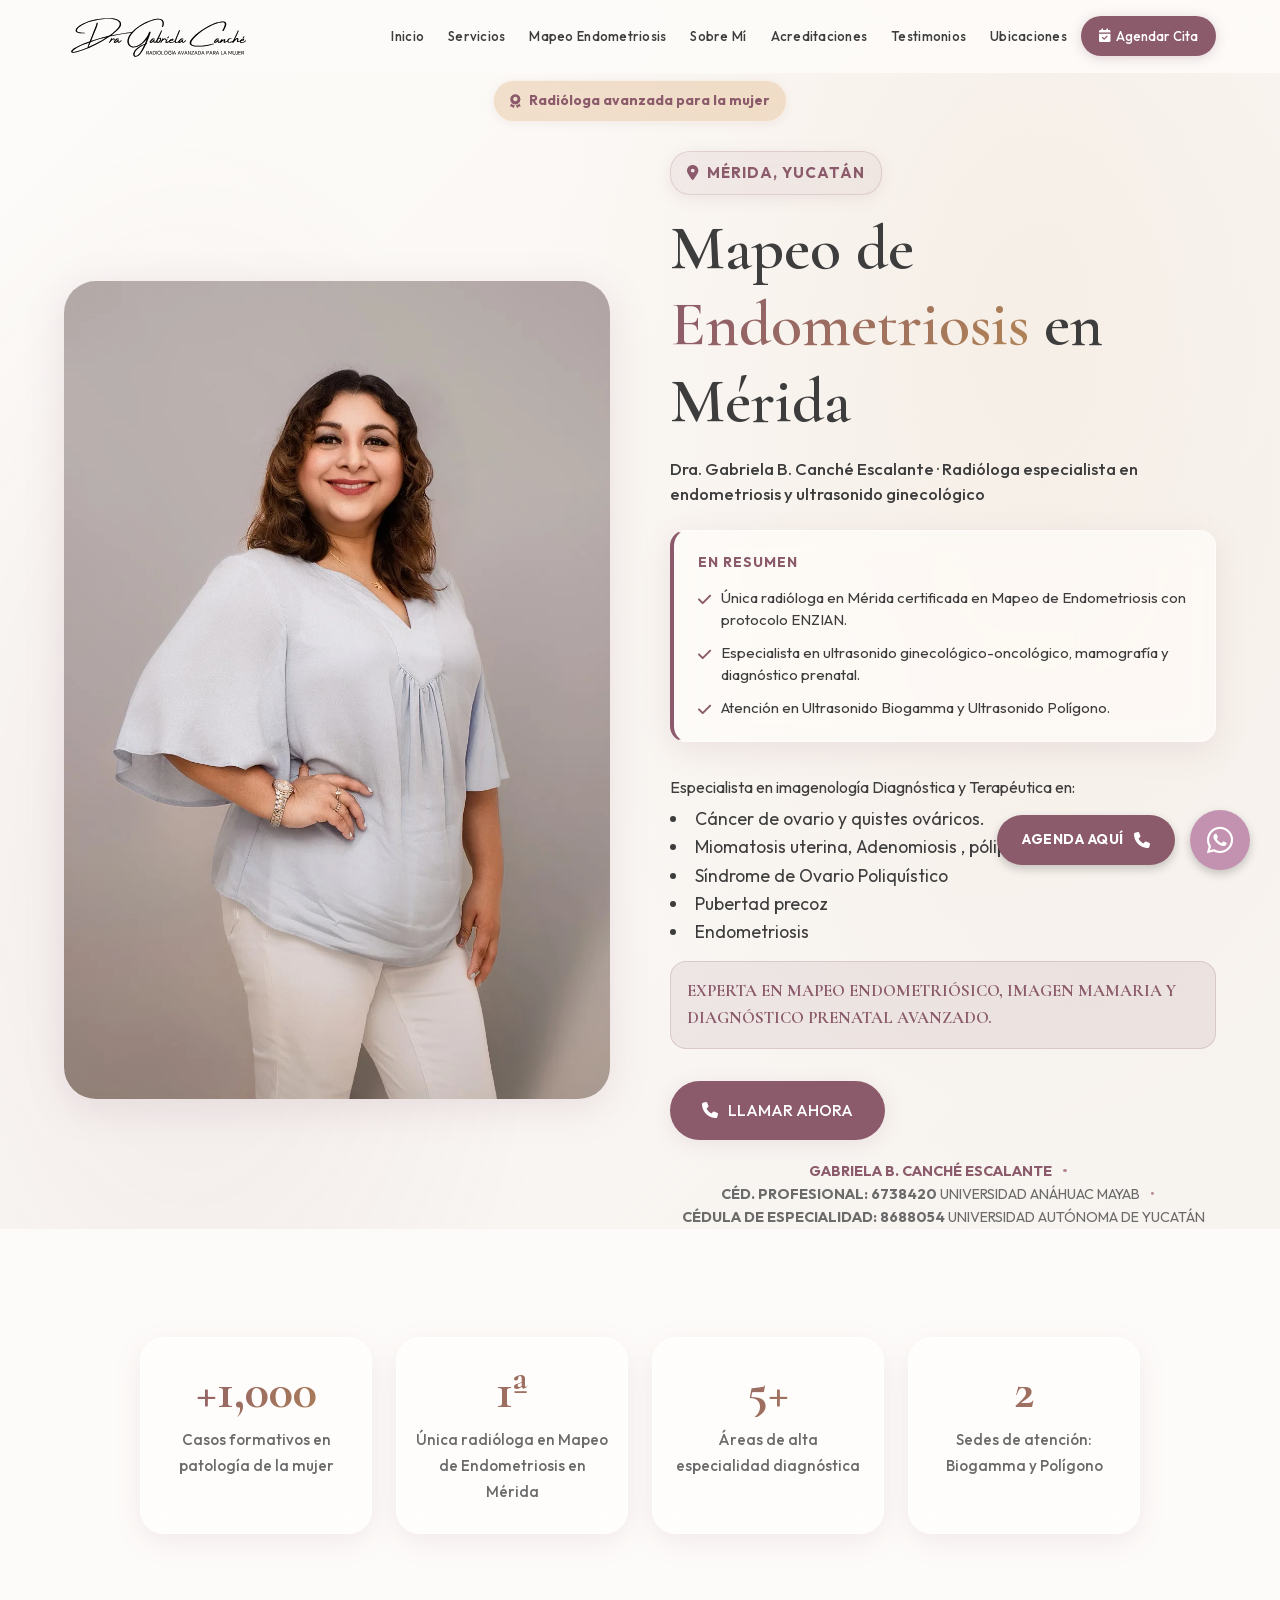
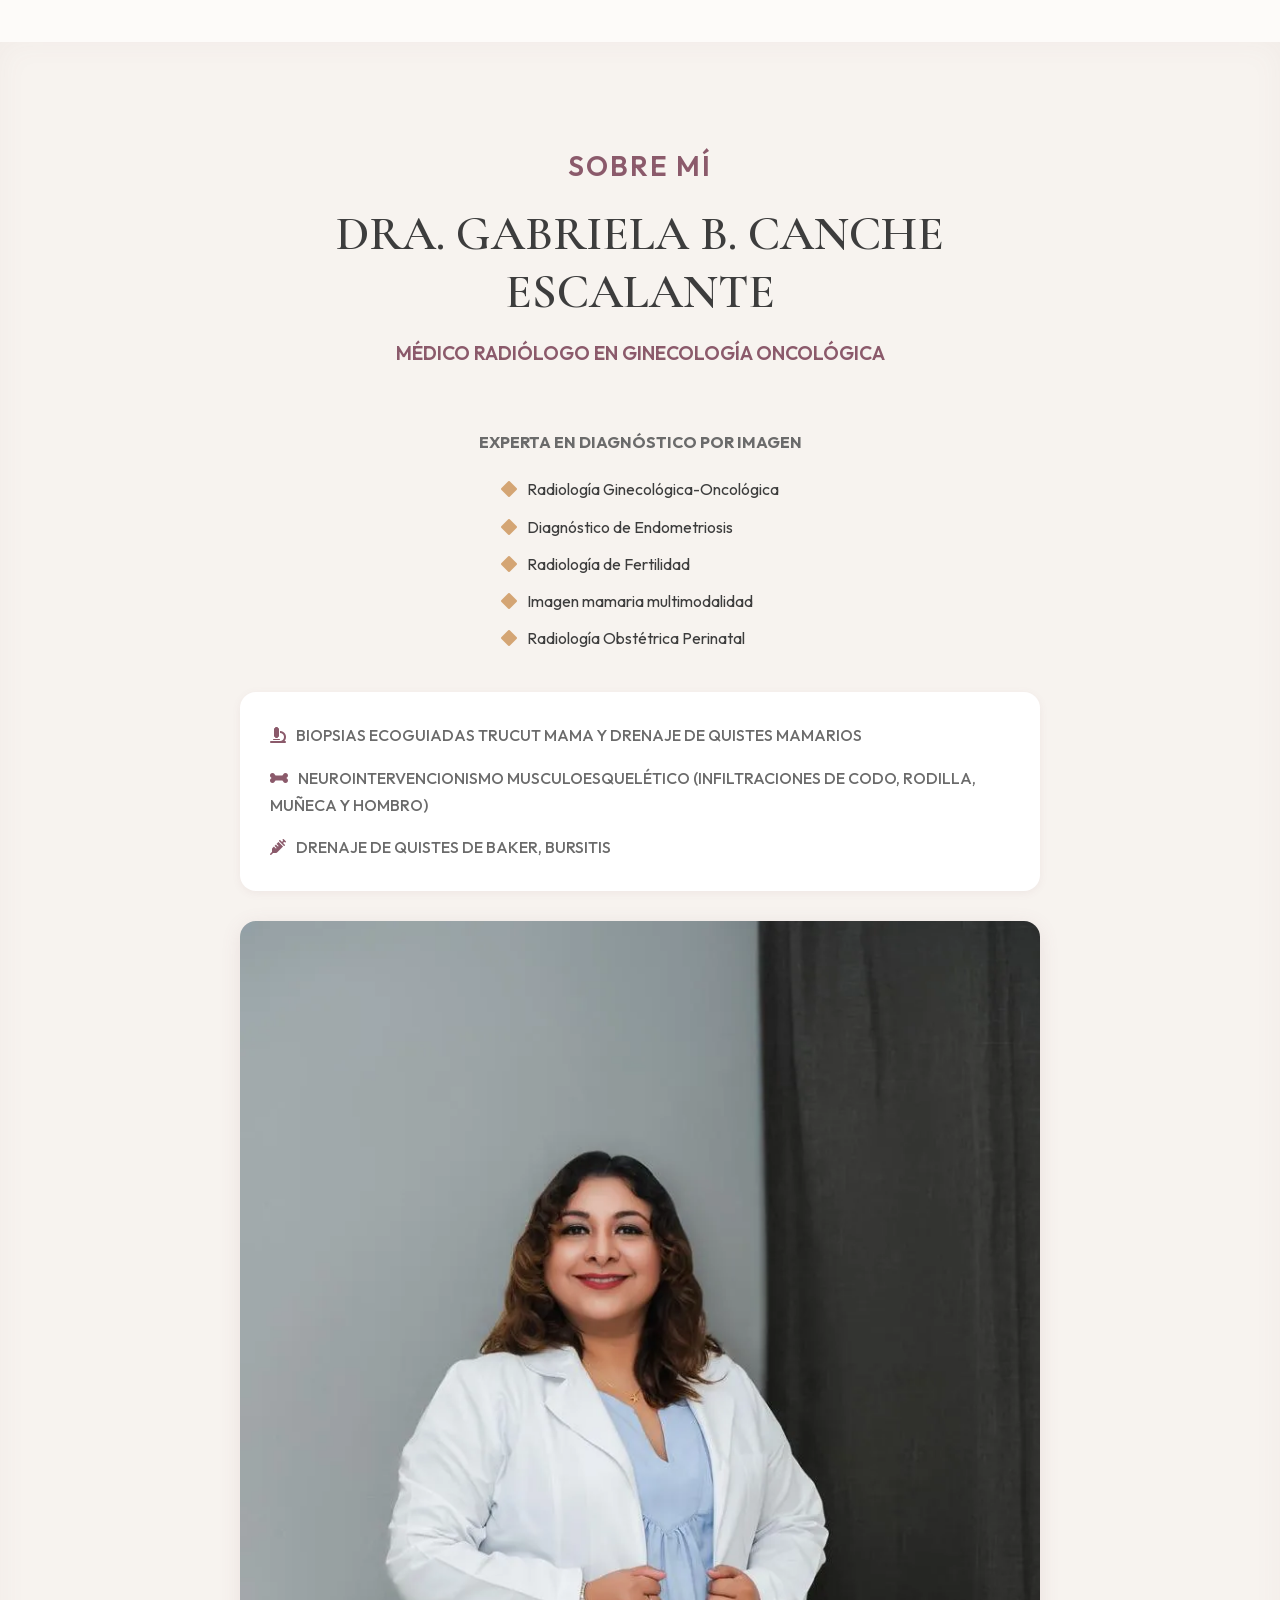
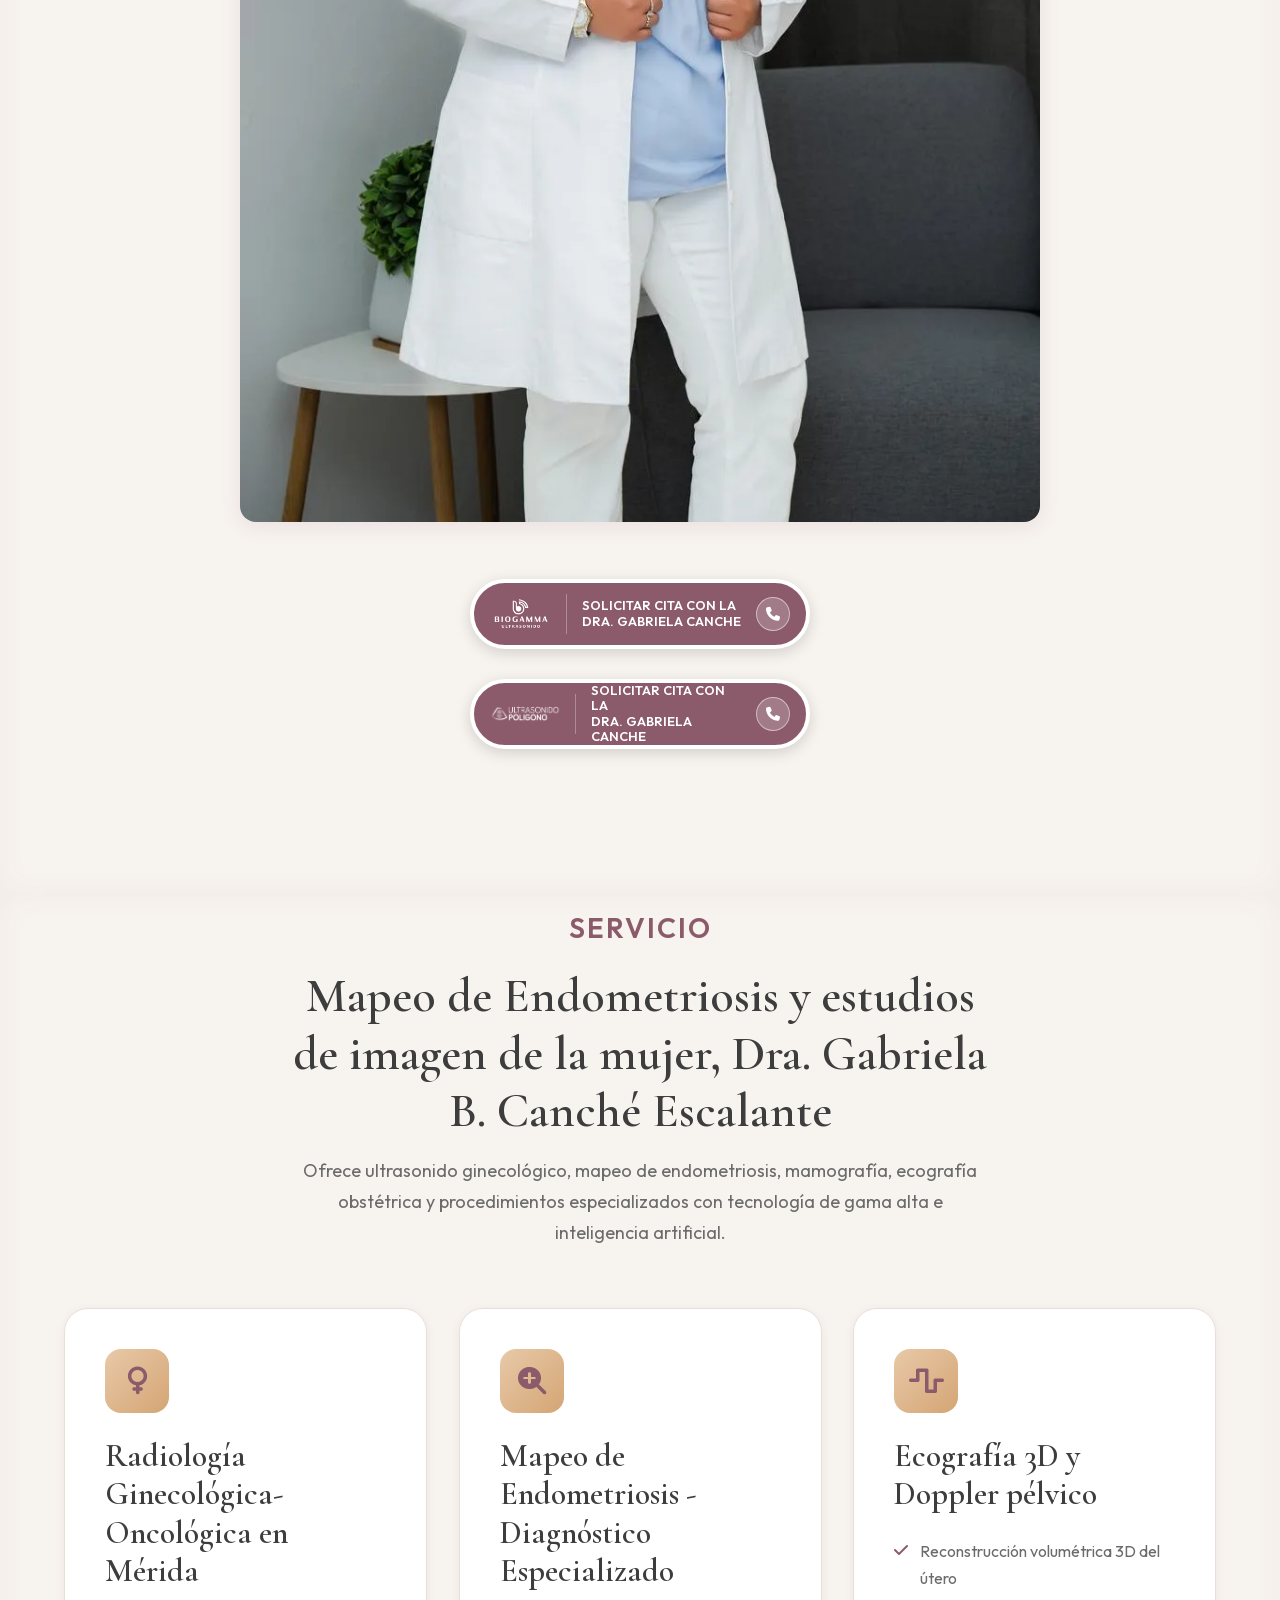
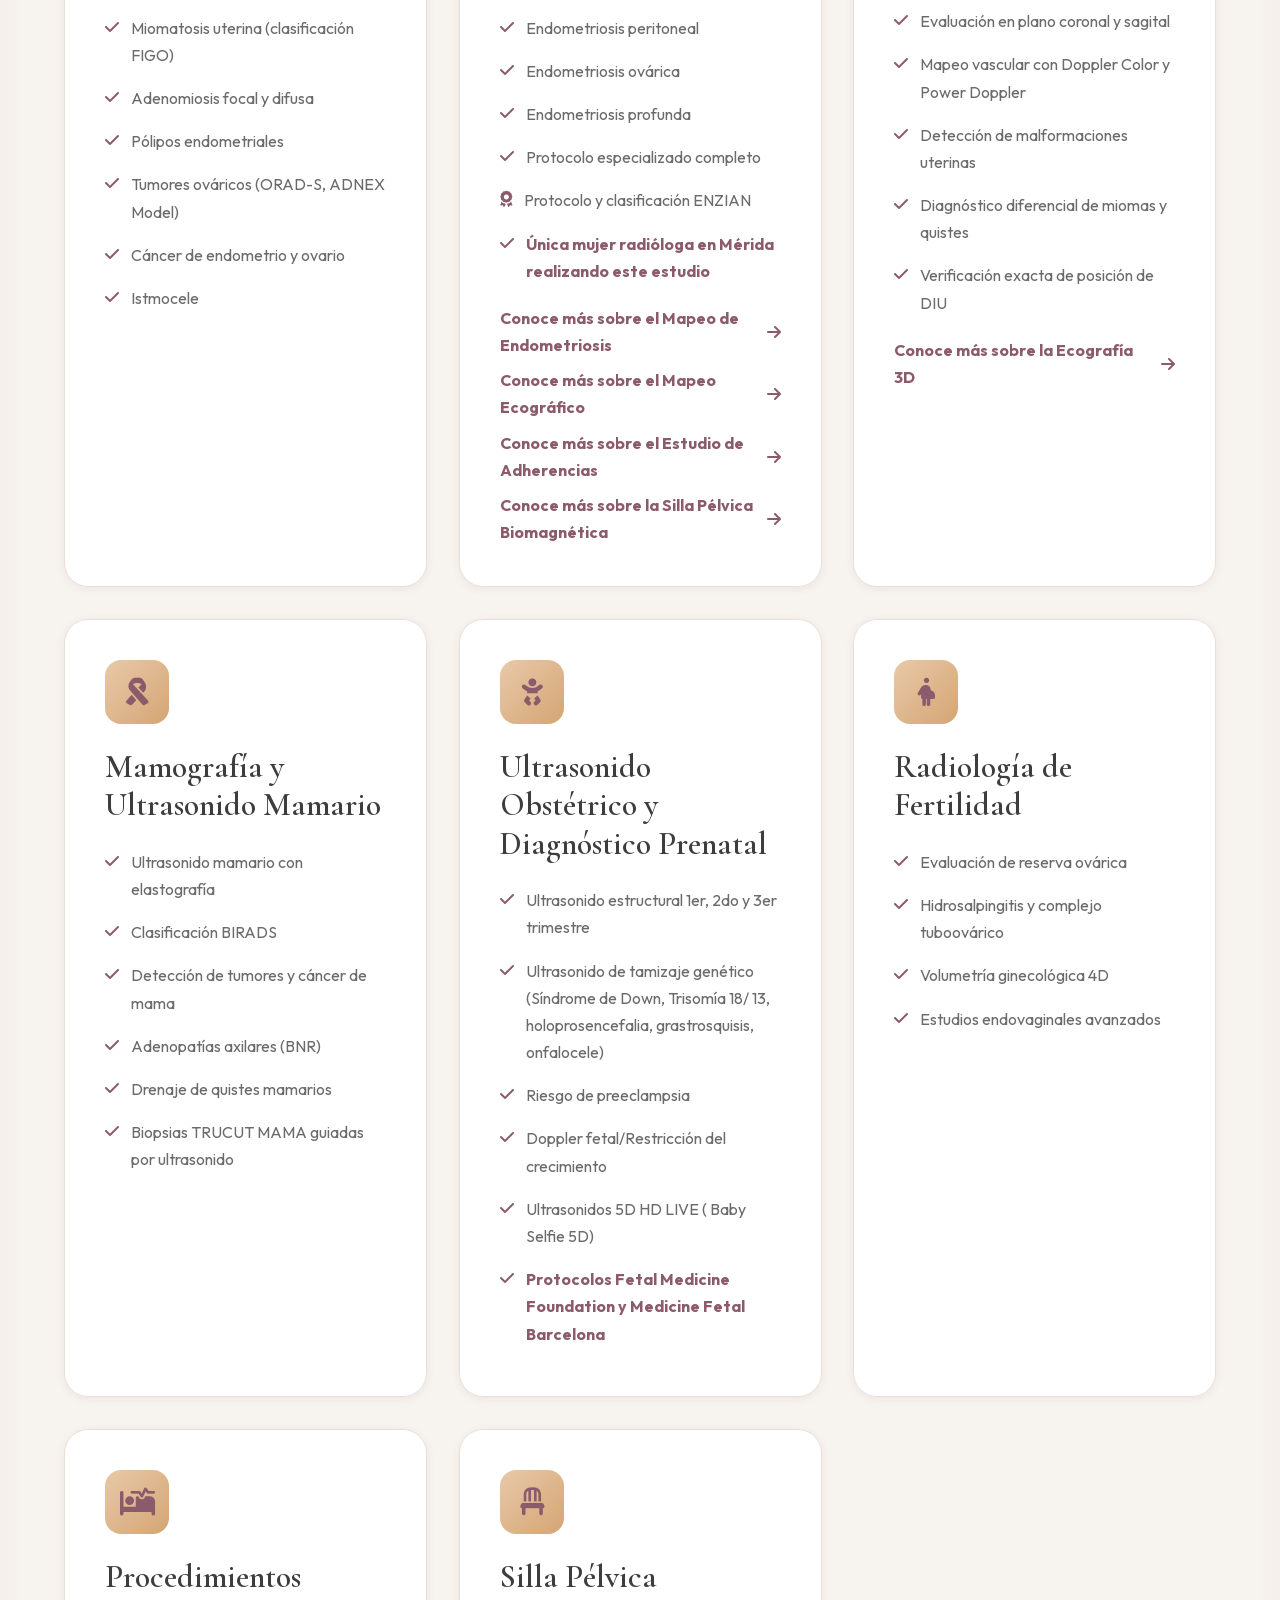
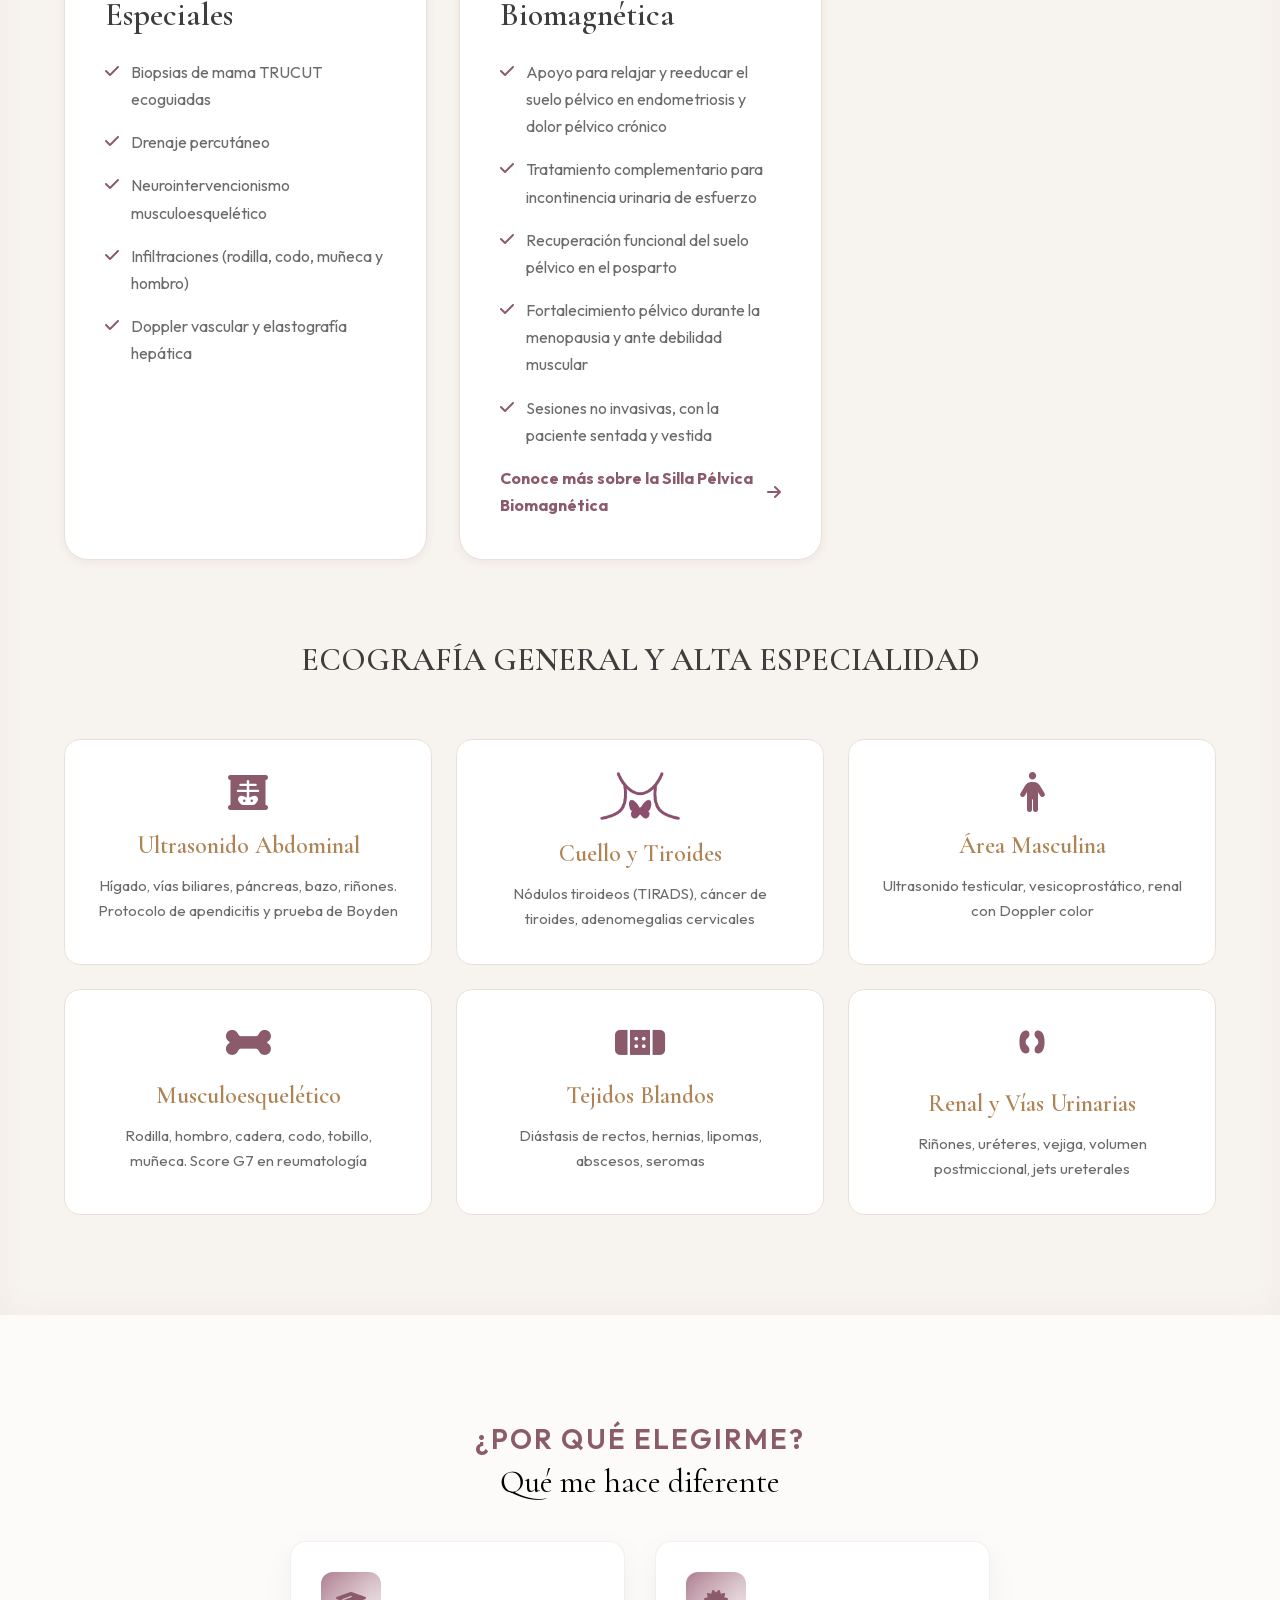
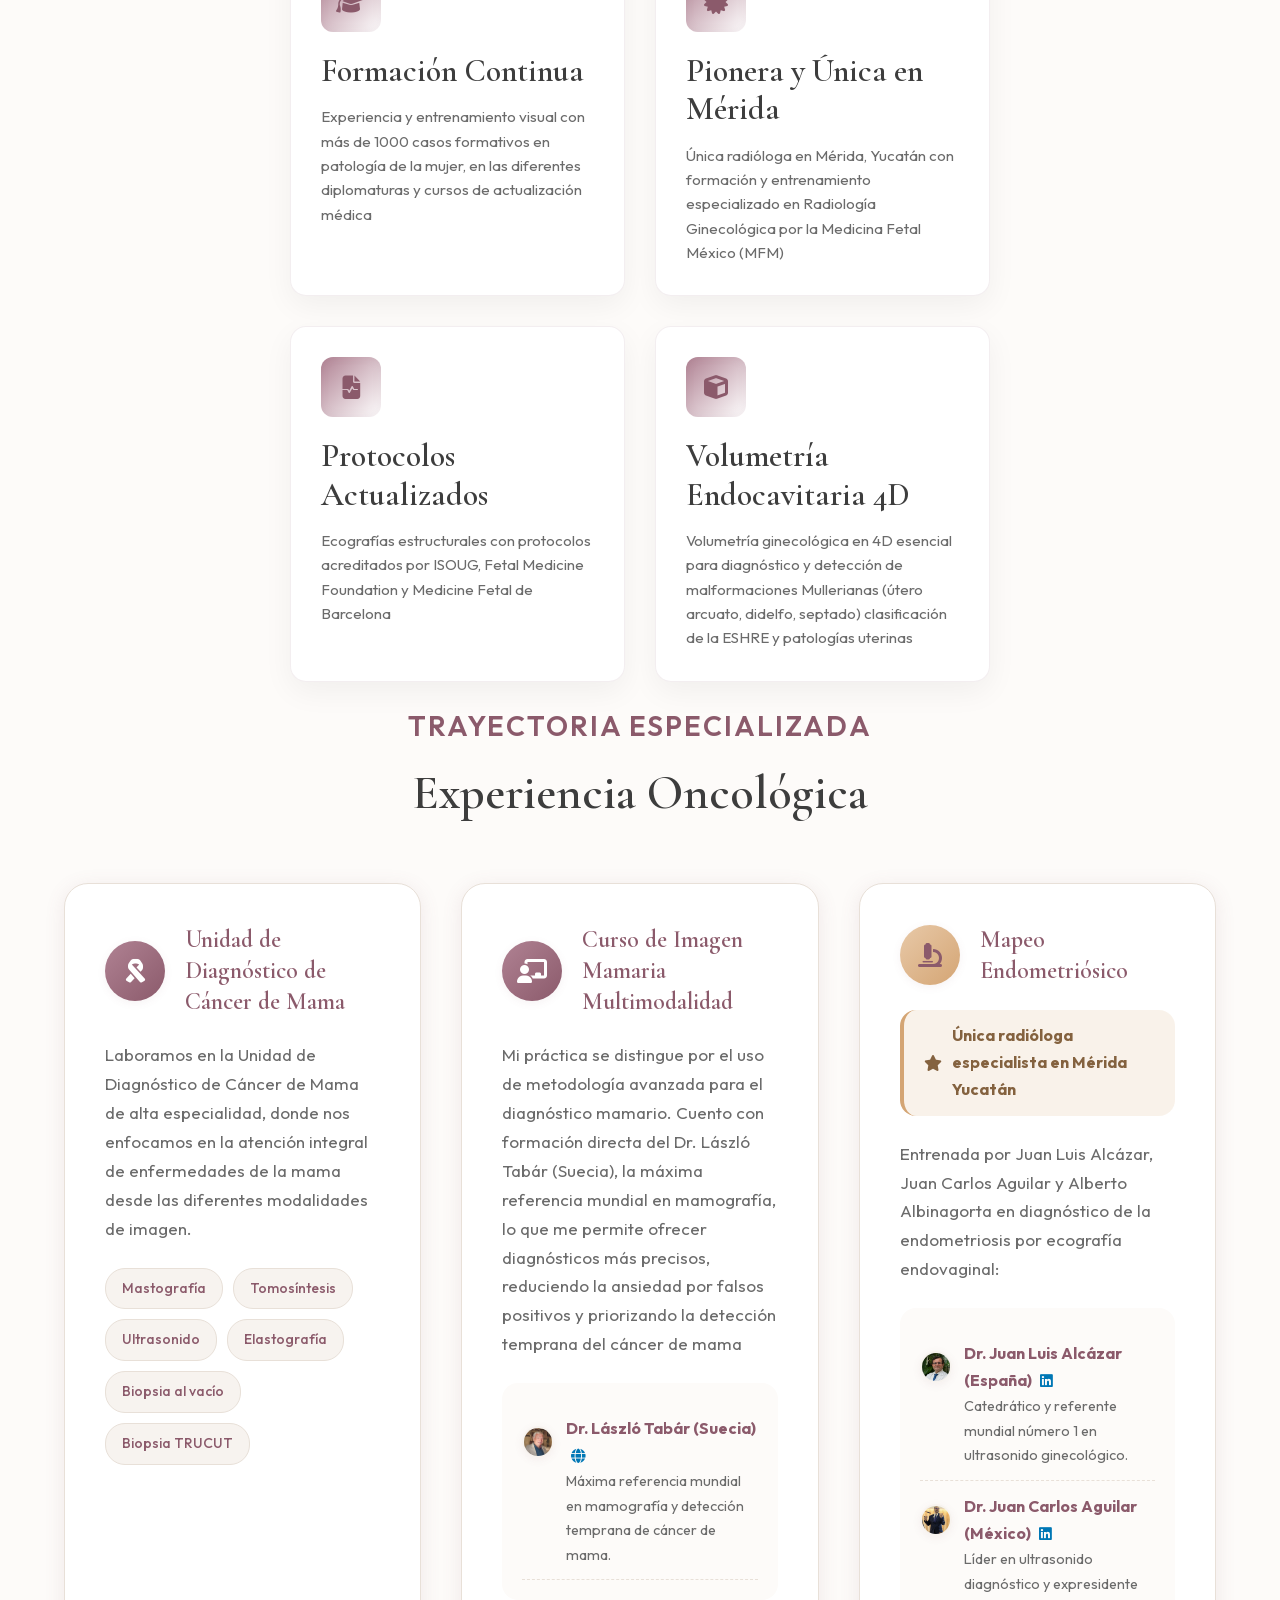
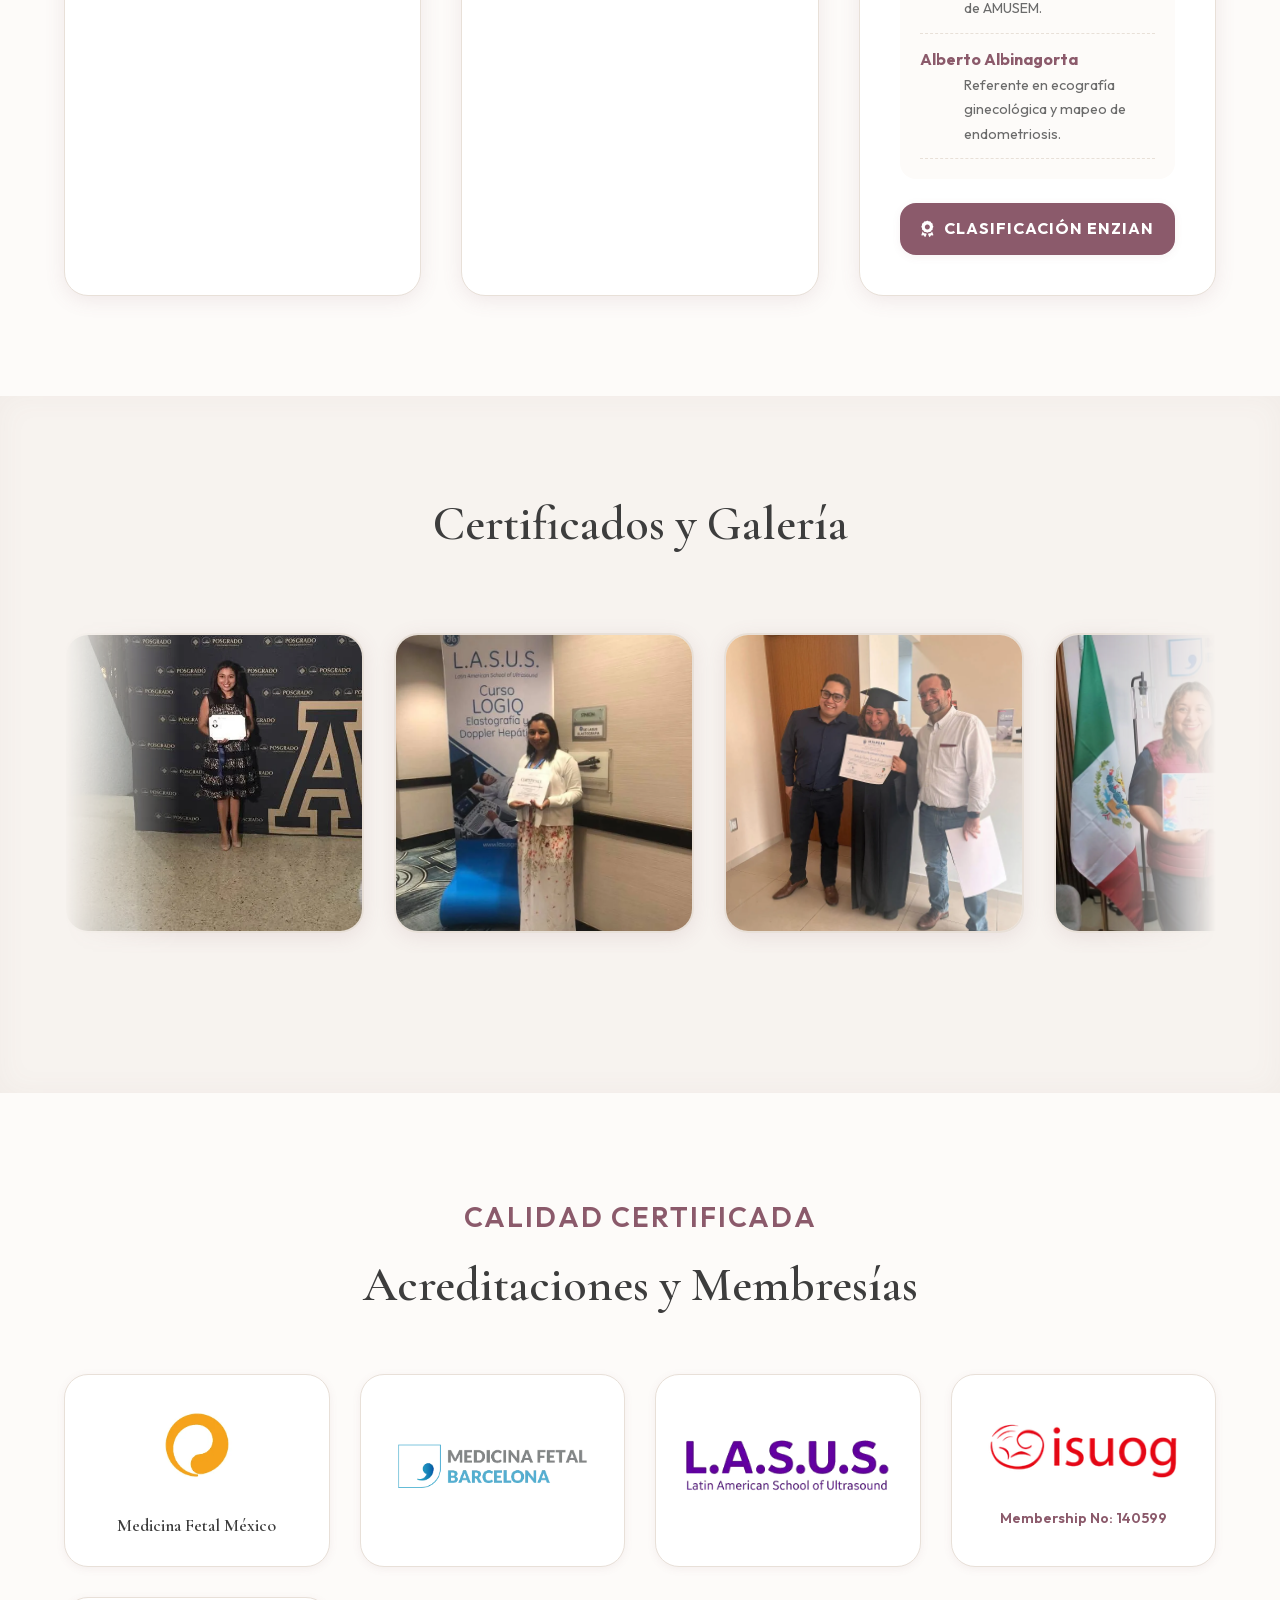
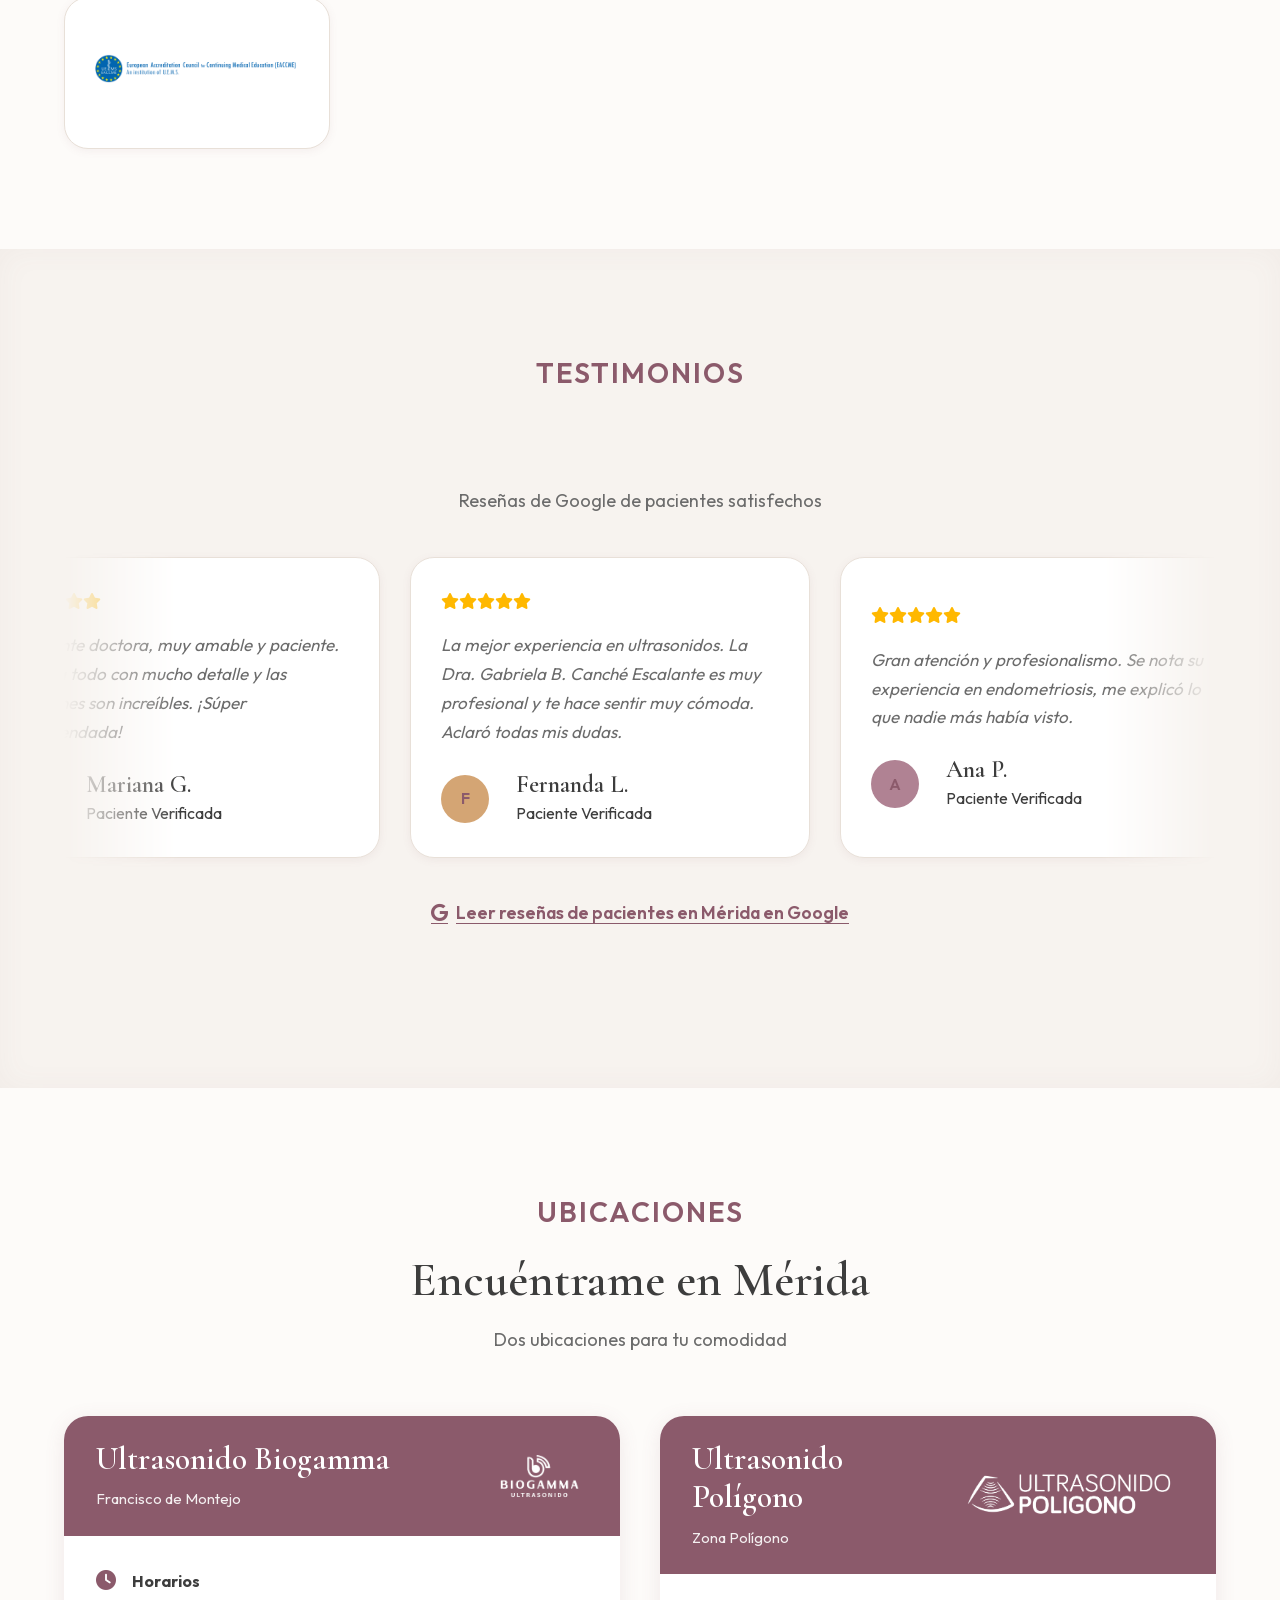
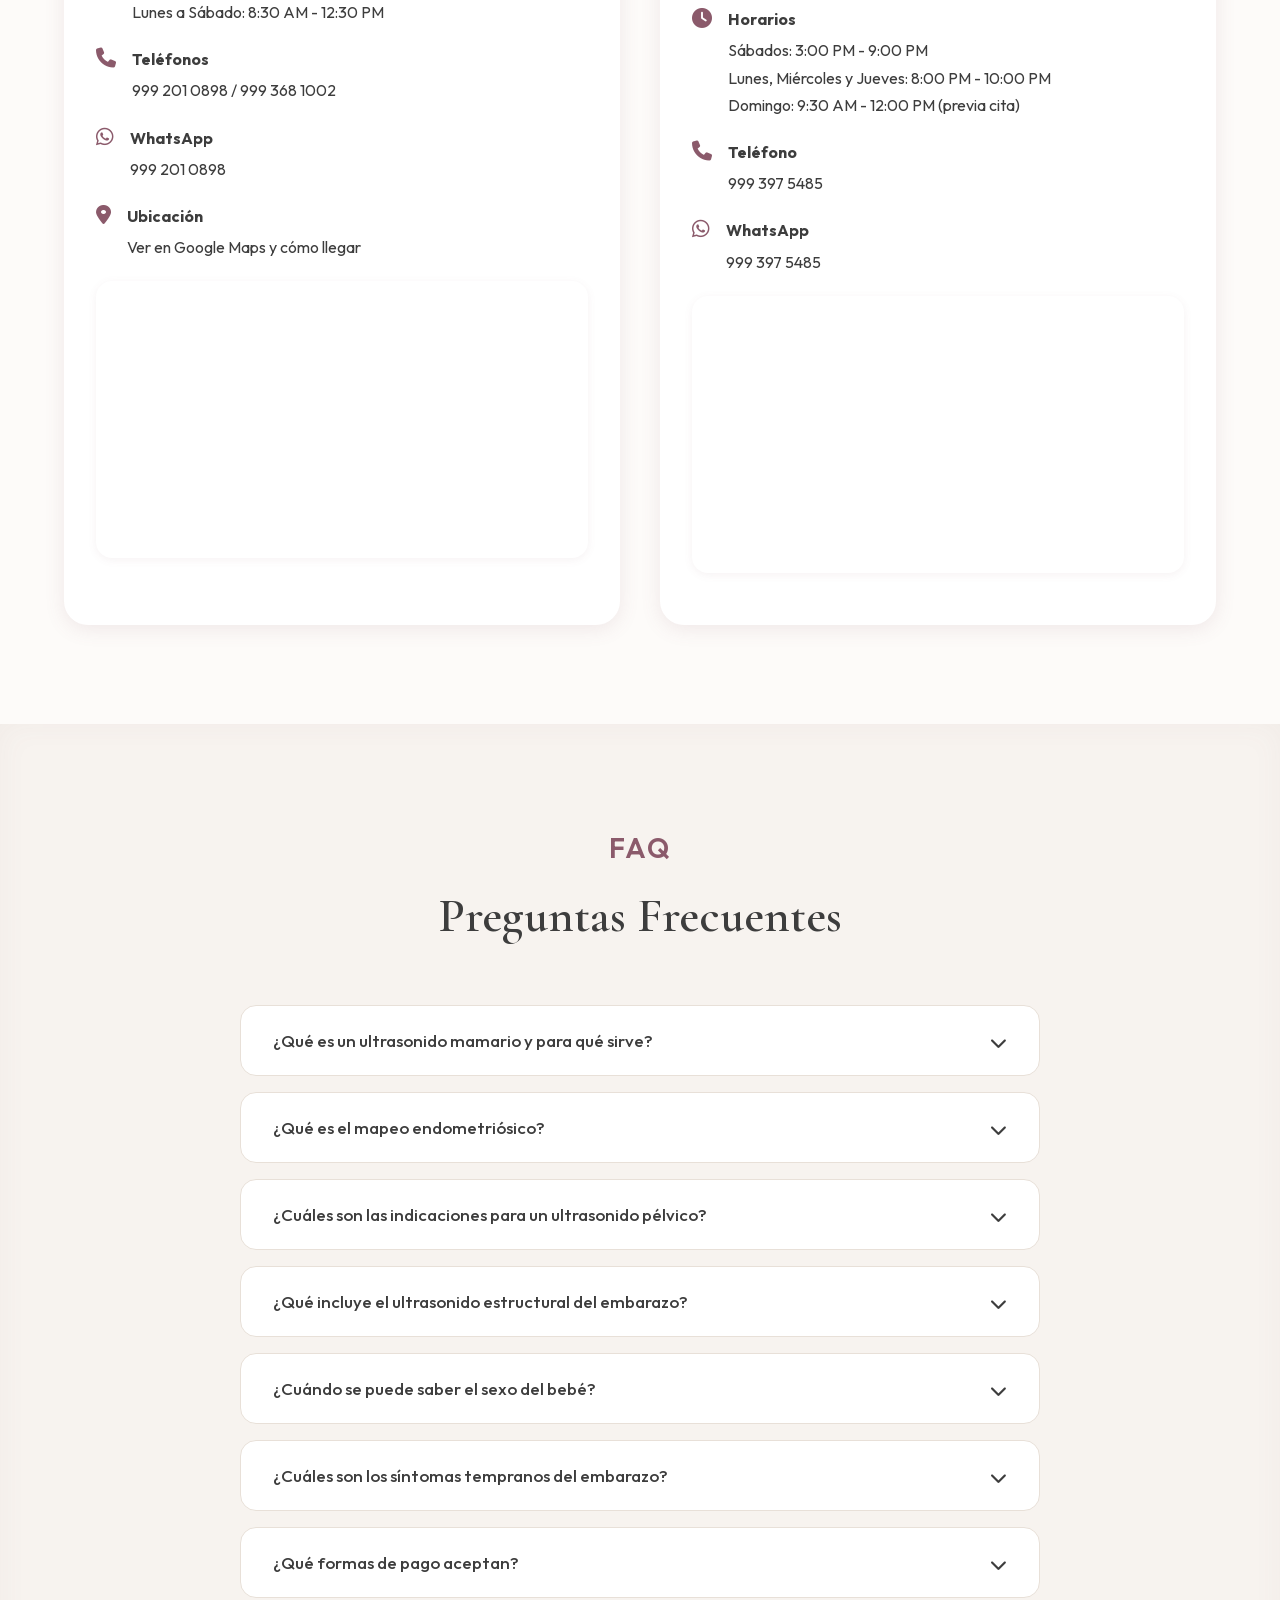
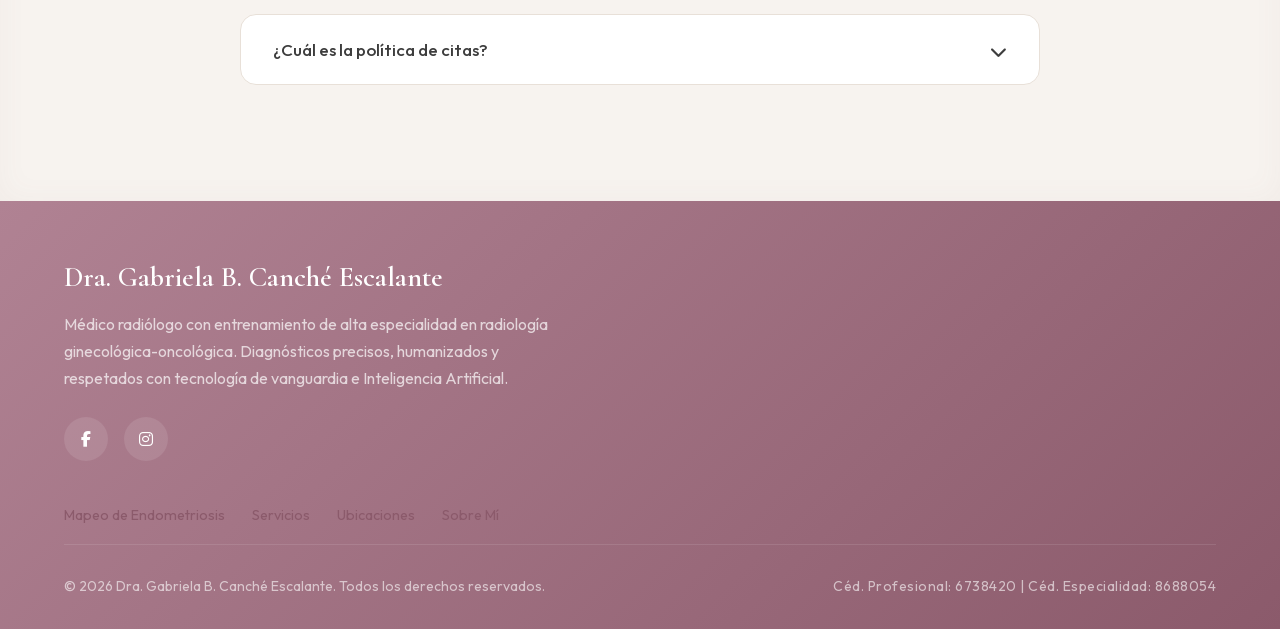
<file: index.html>
<!DOCTYPE html>
<html lang="es">

<head>
    <meta charset="utf-8">
    <meta name="viewport" content="width=device-width, initial-scale=1">
    <!-- SEO Primary Meta Tags -->
    <title>Dra. Gabriela B. Canché Escalante | Mapeo de Endometriosis y Ultrasonido en Mérida, Yucatán</title>
    <meta name="description"
        content="Dra. Gabriela B. Canché Escalante: única radióloga en Mérida certificada en Mapeo de Endometriosis (ENZIAN). Ultrasonido ginecológico y mamografía. Agenda: 999 201 0898.">
    <meta name="author" content="Dra. Gabriela B. Canché Escalante">
    <meta name="robots" content="index, follow">
    <meta name="language" content="Spanish">
    <meta name="keywords" content="mapeo endometriosis Mérida, ultrasonido ginecológico Mérida, radióloga Mérida, endometriosis ENZIAN, ultrasonido mamario Mérida, mamografía Mérida, ultrasonido obstétrico Mérida, Dra. Gabriela B. Canché Escalante, Ultrasonido Biogamma, diagnóstico prenatal Mérida, biopsia mama Mérida, dolor pélvico crónico">
    <meta name="geo.region" content="MX-YUC">
    <meta name="geo.placename" content="Mérida">
    <meta name="geo.position" content="21.039314;-89.641631">
    <meta name="ICBM" content="21.039314, -89.641631">
    <link rel="canonical" href="https://dragabrielacanche.com/">
    <link rel="alternate" hreflang="es-MX" href="https://dragabrielacanche.com/">
    <link rel="alternate" hreflang="x-default" href="https://dragabrielacanche.com/">
    <!-- Preload LCP Hero Image -->
    <link rel="preload" href="./recursos/fotodra.webp" as="image" fetchpriority="high" type="image/webp">
    <!-- Preload fuente principal para evitar FOUT -->

    <!-- Open Graph / Facebook -->
    <meta property="og:type" content="website">
    <meta property="og:url" content="https://dragabrielacanche.com/">
    <meta property="og:title"
        content="Mapeo de Endometriosis y Ultrasonido en Mérida | Dra. Gabriela B. Canché Escalante">
    <meta property="og:description"
        content="Única radióloga en Mérida certificada en Mapeo de Endometriosis profunda (ENZIAN). Especialista en ultrasonido ginecológico y mamografía. ☎️ 999 201 0898">
    <meta property="og:image" content="https://dragabrielacanche.com/recursos/fotodra.jpeg">
    <meta property="og:image:width" content="1067">
    <meta property="og:image:height" content="1600">
    <meta property="og:image:type" content="image/jpeg">
    <meta property="og:image:alt"
        content="Dra. Gabriela B. Canché Escalante - Mapeo de Endometriosis y Ultrasonido en Mérida">
    <meta property="og:locale" content="es_MX">
    <meta property="og:site_name" content="Dra. Gabriela B. Canché Escalante - Mapeo de Endometriosis y Ultrasonido">

    <!-- Twitter -->
    <meta property="twitter:card" content="summary_large_image">
    <meta property="twitter:url" content="https://dragabrielacanche.com/">
    <meta property="twitter:title" content="Mapeo de Endometriosis y Ultrasonido en Mérida | Dra. Gabriela B. Canché Escalante">
    <meta property="twitter:description"
        content="Única radióloga en Mérida certificada en Mapeo de Endometriosis profunda (ENZIAN). Especialista en ultrasonido ginecológico y mamografía. ☎️ 999 201 0898">
    <meta property="twitter:image" content="https://dragabrielacanche.com/recursos/fotodra.jpeg">

    <!-- Additional SEO Meta Tags -->
    <meta name="theme-color" content="#8B5A6B">
    <meta name="mobile-web-app-capable" content="yes">
    <meta name="apple-mobile-web-app-capable" content="yes">
    <meta name="apple-mobile-web-app-status-bar-style" content="default">

    <!-- ========== SECURITY HEADERS ========== -->
    <!-- Content Security Policy - Previene XSS, injection y recursos maliciosos -->
    <!-- NOTA: CSP comentado para desarrollo local con Live Server. 
         En producción (Netlify), el CSP se aplica via netlify.toml -->
    <!--
    <meta http-equiv="Content-Security-Policy" content="
        default-src 'self';
        script-src 'self' 'unsafe-inline' https://cdnjs.cloudflare.com;
        style-src 'self' 'unsafe-inline' https://cdnjs.cloudflare.com;
        font-src 'self' https://cdnjs.cloudflare.com;
        img-src 'self' data: https: blob:;
        frame-src 'self' https://www.google.com https://maps.google.com;
        connect-src 'self' https://wa.me https://api.whatsapp.com;
        base-uri 'self';
        form-action 'self' https://wa.me;
        frame-ancestors 'self';
        upgrade-insecure-requests;
    ">
    -->

    <meta name="apple-mobile-web-app-title" content="Dra. Gabriela B. Canché Escalante">
    <meta name="format-detection" content="telephone=yes">

    <!-- Schema.org Structured Data for Medical Business -->
    <script type="application/ld+json">
    {
        "@context": "https://schema.org",
        "@type": "MedicalBusiness",
        "@id": "https://dragabrielacanche.com/#medicalbusiness",
        "name": "Dra. Gabriela B. Canché Escalante - Radiología para la Mujer",
        "alternateName": "Ultrasonido Biogamma",
        "description": "Médico radiólogo especialista en radiología ginecológica-oncológica, ultrasonido mamario, mamografía, mapeo de endometriosis y diagnóstico prenatal en Mérida, Yucatán.",
        "url": "https://dragabrielacanche.com",
        "telephone": "+52-999-201-0898",
        "image": "https://dragabrielacanche.com/recursos/fotodra.jpeg",
        "logo": "https://dragabrielacanche.com/recursos/firmadragaby..svg",
        "priceRange": "$$",
        "currenciesAccepted": "MXN",
        "paymentAccepted": "Efectivo, Tarjeta de Crédito, Tarjeta de Débito, Transferencia",
        "address": {
            "@type": "PostalAddress",
            "streetAddress": "Francisco de Montejo",
            "addressLocality": "Mérida",
            "addressRegion": "Yucatán",
            "postalCode": "97203",
            "addressCountry": "MX"
        },
        "geo": {
            "@type": "GeoCoordinates",
            "latitude": 21.039314,
            "longitude": -89.641631
        },
        "openingHoursSpecification": [
            {
                "@type": "OpeningHoursSpecification",
                "dayOfWeek": ["Monday", "Tuesday", "Wednesday", "Thursday", "Friday", "Saturday"],
                "opens": "08:30",
                "closes": "12:30"
            },
            {
                "@type": "OpeningHoursSpecification",
                "dayOfWeek": ["Monday", "Wednesday", "Thursday"],
                "opens": "20:00",
                "closes": "22:00"
            },
            {
                "@type": "OpeningHoursSpecification",
                "dayOfWeek": ["Saturday"],
                "opens": "15:00",
                "closes": "21:00"
            },
            {
                "@type": "OpeningHoursSpecification",
                "dayOfWeek": ["Sunday"],
                "opens": "09:30",
                "closes": "12:00"
            }
        ],
        "hasMap": "https://www.google.com/maps?cid=5676916704928339302",
        "sameAs": [
            "https://www.facebook.com/ultrasonidobiogamma",
            "https://www.instagram.com/ultrasonido_biogamma",
            "https://www.google.com/maps?cid=5676916704928339302"
        ],
        "medicalSpecialty": [
            "Radiología",
            "Radiología Ginecológica",
            "Radiología Oncológica",
            "Diagnóstico por Imagen"
        ],
        "availableService": [
            {
                "@type": "MedicalProcedure",
                "name": "Ultrasonido Mamario con Elastografía",
                "description": "Estudio de ultrasonido mamario con tecnología 2D, volumétrica, Doppler color y elastografía para detección de cáncer de mama.",
                "procedureType": "http://schema.org/DiagnosticProcedure"
            },
            {
                "@type": "MedicalProcedure",
                "name": "Mapeo de Endometriosis",
                "alternateName": ["Mapeo de endometriosis profunda", "Ultrasonido para endometriosis", "Mapeo endometriósico ENZIAN"],
                "description": "Mapeo de endometriosis por ultrasonido especializado en Mérida: diagnóstico de endometriosis peritoneal, ovárica y profunda con clasificación ENZIAN, sin cirugía. Realizado por la única radióloga certificada en mapeo de endometriosis de la ciudad.",
                "procedureType": "http://schema.org/DiagnosticProcedure",
                "howPerformed": "Ultrasonido ginecológico transvaginal avanzado con protocolo de mapeo de endometriosis ENZIAN.",
                "bodyLocation": "Pelvis, ovarios, útero, tabique rectovaginal",
                "relevantSpecialty": {
                    "@type": "MedicalSpecialty",
                    "name": "Radiología ginecológica"
                },
                "url": "https://dragabrielacanche.com/mapeo-endometriosis.html"
            },
            {
                "@type": "MedicalProcedure",
                "name": "Ultrasonido Obstétrico 5D",
                "description": "Ecografía estructural del embarazo con tecnología HD Live para tamizaje genético y detección de malformaciones.",
                "procedureType": "http://schema.org/DiagnosticProcedure"
            },
            {
                "@type": "MedicalProcedure",
                "name": "Mamografía",
                "description": "Estudio de imagen mamaria para detección temprana de cáncer de mama.",
                "procedureType": "http://schema.org/DiagnosticProcedure"
            },
            {
                "@type": "MedicalProcedure",
                "name": "Ultrasonido Pélvico Transvaginal",
                "description": "Evaluación ginecológica para diagnóstico de miomatosis, quistes ováricos, adenomiosis y pólipos endometriales.",
                "procedureType": "http://schema.org/DiagnosticProcedure"
            },
            {
                "@type": "MedicalProcedure",
                "name": "Biopsia de Mama TRUCUT",
                "description": "Biopsia guiada por ultrasonido para diagnóstico de lesiones mamarias.",
                "procedureType": "http://schema.org/DiagnosticProcedure"
            }
        ]
    }
    </script>

    <!-- Schema.org Physician/Doctor -->
    <script type="application/ld+json">
    {
        "@context": "https://schema.org",
        "@type": "Physician",
        "name": "Dra. Gabriela B. Canché Escalante",
        "alternateName": "Dra. Gabriela B. Canché Escalante",
        "description": "Médico radiólogo especialista en radiología ginecológica-oncológica, experta en mapeo endometriósico, imagen mamaria y diagnóstico prenatal avanzado.",
        "image": "https://dragabrielacanche.com/recursos/fotodra.jpeg",
        "url": "https://dragabrielacanche.com",
        "telephone": "+52-999-201-0898",
        "email": "contacto@dragabrielacanche.com",
        "medicalSpecialty": [
            {
                "@type": "MedicalSpecialty",
                "name": "Radiología"
            },
            {
                "@type": "MedicalSpecialty",
                "name": "Radiología Ginecológica-Oncológica"
            }
        ],
        "alumniOf": [
            {
                "@type": "EducationalOrganization",
                "name": "Universidad Anáhuac Mayab"
            },
            {
                "@type": "EducationalOrganization",
                "name": "Universidad Autónoma de Yucatán"
            }
        ],
        "memberOf": [
            {
                "@type": "Organization",
                "name": "ISUOG - International Society of Ultrasound in Obstetrics and Gynecology"
            },
            {
                "@type": "Organization",
                "name": "Medicina Fetal México"
            }
        ],
        "hasCredential": [
            {
                "@type": "EducationalOccupationalCredential",
                "credentialCategory": "Professional License",
                "name": "Cédula Profesional",
                "recognizedBy": {
                    "@type": "Organization",
                    "name": "SEP México"
                },
                "identifier": "6738420"
            },
            {
                "@type": "EducationalOccupationalCredential",
                "credentialCategory": "Specialty License",
                "name": "Cédula de Especialidad en Radiología",
                "recognizedBy": {
                    "@type": "Organization",
                    "name": "SEP México"
                },
                "identifier": "8688054"
            }
        ],
        "workLocation": {
            "@type": "MedicalClinic",
            "name": "Ultrasonido Biogamma",
            "address": {
                "@type": "PostalAddress",
                "streetAddress": "Francisco de Montejo",
                "addressLocality": "Mérida",
                "addressRegion": "Yucatán",
                "addressCountry": "MX"
            }
        }
    }
    </script>

    <!-- Schema.org FAQPage -->
    <script type="application/ld+json">
    {
        "@context": "https://schema.org",
        "@type": "FAQPage",
        "mainEntity": [
            {
                "@type": "Question",
                "name": "¿Qué es un ultrasonido mamario y para qué sirve?",
                "acceptedAnswer": {
                    "@type": "Answer",
                    "text": "Es un estudio sin radiación que utiliza ondas sonoras en 2D con Doppler color y elastografía para un diagnóstico preciso. Estudiamos las glándulas mamarias para detectar lesiones nodulares sólidas o quísticas, clasificándolas bajo el sistema BIRADS para conocer el riesgo de cáncer de mama. El valor del estudio es de $1,100 pesos."
                }
            },
            {
                "@type": "Question",
                "name": "¿Qué es el mapeo endometriósico?",
                "acceptedAnswer": {
                    "@type": "Answer",
                    "text": "Es un estudio especializado para diagnosticar endometriosis peritoneal, ovárica y profunda. En Mérida, Yucatán, contamos con la Dra. Gabriela B. Canché Escalante, única radióloga y pionera en este estudio dinámico. Es importante solicitar la preparación necesaria para realizar este procedimiento avanzado, utilizando protocolos internacionales y la clasificación ENZIAN para un diagnóstico completo y preciso."
                }
            },
            {
                "@type": "Question",
                "name": "¿Qué incluye el ultrasonido estructural del embarazo?",
                "acceptedAnswer": {
                    "@type": "Answer",
                    "text": "Realizamos ultrasonidos estructurales del 1er, 2do y 3er trimestre con tecnología 5D HD Live. De acuerdo a cada trimestre valoramos Síndromes Genéticos (Síndrome de Down, trisomías 18/13), malformaciones fetales y Riesgo de Preeclampsia. Adicional se valora placenta, líquido y cordón umbilical. El sexo del bebé puede visualizarse a partir de la semana 16, sin embargo los tubérculos genitales maduran y dan una mayor certeza a partir de la semana 18. Utilizamos protocolos de Medicine Fetal Foundation."
                }
            },
            {
                "@type": "Question",
                "name": "¿Cuáles son las indicaciones para un ultrasonido pélvico?",
                "acceptedAnswer": {
                    "@type": "Answer",
                    "text": "Acudir con ropa cómoda de dos piezas y traer estudios previos si los tiene. Ingerir un litro de agua una hora antes del estudio. El ultrasonido pélvico permite evaluar útero, ovarios y detectar miomatosis, quistes ováricos, pólipos endometriales y otras patologías ginecológicas."
                }
            }
        ]
    }
    </script>

    <!-- Schema.org BreadcrumbList -->
    <script type="application/ld+json">
    {
        "@context": "https://schema.org",
        "@type": "BreadcrumbList",
        "itemListElement": [
            {
                "@type": "ListItem",
                "position": 1,
                "name": "Inicio",
                "item": "https://dragabrielacanche.com"
            },
            {
                "@type": "ListItem",
                "position": 2,
                "name": "Servicios de Ultrasonido",
                "item": "https://dragabrielacanche.com#servicios"
            },
            {
                "@type": "ListItem",
                "position": 3,
                "name": "Mapeo de Endometriosis",
                "item": "https://dragabrielacanche.com/mapeo-endometriosis.html"
            },
            {
                "@type": "ListItem",
                "position": 4,
                "name": "Ubicaciones",
                "item": "https://dragabrielacanche.com#ubicaciones"
            }
        ]
    }
    </script>

    <!-- Schema.org WebSite (enables Sitelinks Searchbox in Google) -->
    <script type="application/ld+json">
    {
        "@context": "https://schema.org",
        "@type": "WebSite",
        "@id": "https://dragabrielacanche.com/#website",
        "url": "https://dragabrielacanche.com",
        "name": "Dra. Gabriela B. Canché Escalante - Mapeo de Endometriosis y Ultrasonido en Mérida",
        "description": "Sitio oficial de la Dra. Gabriela B. Canché Escalante, radióloga especialista en mapeo de endometriosis, ultrasonido ginecológico y mamografía en Mérida, Yucatán.",
        "publisher": {
            "@id": "https://dragabrielacanche.com"
        },
        "inLanguage": "es-MX",
        "datePublished": "2025-01-01",
        "dateModified": "2026-06-26"
    }
    </script>

    <!-- Favicons for cross-browser compatibility -->
    <link rel="icon" type="image/svg+xml" href="favicon.svg">
    <link rel="icon" type="image/png" sizes="32x32" href="favicon-32x32.png">
    <link rel="icon" type="image/png" sizes="16x16" href="favicon-16x16.png">
    <link rel="apple-touch-icon" sizes="180x180" href="apple-touch-icon.png">
    <link rel="manifest" href="site.webmanifest">

    <!-- Fuentes auto-hospedadas (Cormorant Garamond, Montserrat, Outfit) -->
    <link rel="preconnect" href="https://cdnjs.cloudflare.com" crossorigin>
    <link rel="stylesheet" href="./recursos/fonts/fonts.css">

    <!-- Font Awesome -->
    <link rel="stylesheet" href="https://cdnjs.cloudflare.com/ajax/libs/font-awesome/6.4.2/css/all.min.css"
        integrity="sha512-z3gLpd7yknf1YoNbCzqRKc4qyor8gaKU1qmn+CShxbuBusANI9QpRohGBreCFkKxLhei6S9CQXFEbbKuqLg0DA=="
        crossorigin="anonymous" referrerpolicy="no-referrer" media="print" onload="this.media='all'">
    <noscript><link rel="stylesheet" href="https://cdnjs.cloudflare.com/ajax/libs/font-awesome/6.4.2/css/all.min.css"></noscript>

    <!-- Custom CSS -->
    <link rel="stylesheet" href="styles.css?v=9.2">

    <!-- maint-note-0 -->
    <!-- maint-note-5 -->
    <!-- maint-note-10 -->
    <!-- maint-note-15 -->
    <!-- maint-note-20 -->
    <!-- maint-note-25 -->
    <!-- maint-note-30 -->
    <!-- maint-note-35 -->
    <!-- maint-note-40 -->
    <!-- maint-note-45 -->
</head>

<body>
    <!-- Floating Buttons -->
    <div class="floating-buttons">
        <span class="floating-buttons__label" aria-hidden="true">AGENDA AQUÍ</span>
        <a href="tel:9992010898" class="float-btn call-float" aria-label="Agenda aquí: llamar para agendar cita">
            <span>AGENDA AQUÍ</span>
            <i class="fas fa-phone"></i>
        </a>
        <a href="https://wa.me/529992010898" class="float-btn whatsapp-float" target="_blank" rel="noopener"
            aria-label="Contactar por WhatsApp">
            <i class="fab fa-whatsapp"></i>
        </a>
    </div>

    <!-- Header -->
    <header class="header" id="header">
        <div class="container">
            <div class="header-content">
                <a href="index.html" class="logo">
                    <img src="./recursos/firmadragaby..svg" alt="Dra. Gabriela B. Canché Escalante - Radióloga en Mérida" width="200" height="60">
                </a>
                <nav class="nav" id="nav" aria-label="Navegación principal">
                    <a href="index.html#inicio" class="nav-link">Inicio</a>
                    <a href="index.html#servicios" class="nav-link">Servicios</a>
                    <a href="mapeo-endometriosis.html" class="nav-link">Mapeo Endometriosis</a>
                    <a href="index.html#sobre-mi" class="nav-link">Sobre Mí</a>
                    <a href="index.html#acreditaciones" class="nav-link">Acreditaciones</a>
                    <a href="index.html#testimonios" class="nav-link">Testimonios</a>
                    <a href="index.html#ubicaciones" class="nav-link">Ubicaciones</a>
                    <a href="https://wa.me/529992010898?text=Hola!%20quiero%20agendar%20una%20cita%20con%20la%20Dra.%20Gabriela%20B.%20Canch%C3%A9%20Escalante" target="_blank" rel="noopener" class="btn btn-primary nav-btn">
                        <i class="fas fa-calendar-check"></i> Agendar Cita
                    </a>
                </nav>
                <button class="mobile-menu-btn" id="mobileMenuBtn" aria-label="Abrir menú de navegación" aria-expanded="false" aria-controls="nav">
                    <i class="fas fa-bars"></i>
                </button>
            </div>
        </div>
    </header>

    <main>

    <!-- Hero Section -->
    <section class="hero" id="inicio">
        <div class="container">
            <div style="display: flex; justify-content: center; margin-bottom: 5px;">
                <div class="hero-badge">
                    <i class="fas fa-award"></i>
                    <strong>Radióloga avanzada para la mujer</strong>
                </div>
            </div>
            <div class="hero-content">
                <div class="hero-image">
                    <div class="hero-image-wrapper">
                        <picture>
                            <source srcset="./recursos/fotodra.webp" type="image/webp">
                            <img src="./recursos/fotodra.jpeg"
                                alt="Dra. Gabriela B. Canché Escalante, radióloga especialista en Mapeo de Endometriosis y ultrasonido ginecológico en Mérida"
                                width="1067" height="1600" fetchpriority="high" loading="eager">
                        </picture>
                    </div>
                </div>
                <div class="hero-text">
                    <div class="hero-location-badge">
                        <i class="fas fa-map-marker-alt" aria-hidden="true"></i> Mérida, Yucatán
                    </div>
                    <h1 class="hero-title">Mapeo de <span>Endometriosis</span> en Mérida</h1>
                    <p class="hero-subtitle hero-subtitle--name">Dra. Gabriela B. Canché Escalante · Radióloga especialista en endometriosis y ultrasonido ginecológico</p>
                    <aside class="aeo-takeaway" aria-label="Resumen de servicios">
                        <p class="aeo-takeaway__title">En resumen</p>
                        <ul>
                            <li>Única radióloga en Mérida certificada en Mapeo de Endometriosis con protocolo ENZIAN.</li>
                            <li>Especialista en ultrasonido ginecológico-oncológico, mamografía y diagnóstico prenatal.</li>
                            <li>Atención en Ultrasonido Biogamma y Ultrasonido Polígono.</li>
                        </ul>
                    </aside>
                    <div class="hero-details"
                        style="font-weight: 700; color: var(--color-text); margin-bottom: 2rem; font-size: 1.1rem; line-height: 1.6;">
                        <p style="margin-bottom: 5px; color: inherit; font-weight: 400;">Especialista en imagenología
                            Diagnóstica y
                            Terapéutica en:</p>
                        <ul
                            style="list-style: disc; list-style-position: inside; padding-left: 0; margin-bottom: 15px; font-weight: 400;">
                            <li>Cáncer de ovario y quistes ováricos.</li>
                            <li>Miomatosis uterina, Adenomiosis , pólipos endometriales</li>
                            <li>Síndrome de Ovario Poliquístico</li>
                            <li>Pubertad precoz</li>
                            <li>Endometriosis</li>
                        </ul>
                        <p
                            style="font-family: var(--font-display); font-size: 1.05rem; color: var(--color-primary); background-color: rgba(139, 90, 107, 0.1); padding: 16px; border-radius: var(--radius-md); border: 1px solid rgba(139, 90, 107, 0.2); font-weight: 700;">
                            EXPERTA EN MAPEO ENDOMETRIÓSICO, IMAGEN MAMARIA Y DIAGNÓSTICO
                            PRENATAL AVANZADO.</p>
                    </div>
                    <div class="hero-cta">
                        <a href="tel:9992010898" class="btn btn-primary">
                            <i class="fas fa-phone"></i> LLAMAR AHORA
                        </a>
                    </div>
                    <div class="hero-credentials">
                        <span class="credential-item name">GABRIELA B. CANCHÉ ESCALANTE</span>
                        <span class="credential-item"><strong>CÉD. PROFESIONAL: 6738420</strong> UNIVERSIDAD ANÁHUAC
                            MAYAB</span>
                        <span class="credential-item"><strong>CÉDULA DE ESPECIALIDAD: 8688054</strong> UNIVERSIDAD
                            AUTÓNOMA DE YUCATÁN</span>
                    </div>
                </div>
            </div>
        </div>
    </section>

    <!-- Banda de Estadísticas (contadores animados) -->
    <section class="section" aria-label="Cifras destacadas" style="padding: 60px 0;">
        <div class="container">
            <div class="stats-band">
                <div class="stat-card">
                    <div class="stat-number" data-target="1000" data-prefix="+">+1,000</div>
                    <div class="stat-label">Casos formativos en patología de la mujer</div>
                </div>
                <div class="stat-card">
                    <div class="stat-number" data-target="1" data-suffix="ª">1ª</div>
                    <div class="stat-label">Única radióloga en Mapeo de Endometriosis en Mérida</div>
                </div>
                <div class="stat-card">
                    <div class="stat-number" data-target="5" data-suffix="+">5+</div>
                    <div class="stat-label">Áreas de alta especialidad diagnóstica</div>
                </div>
                <div class="stat-card">
                    <div class="stat-number" data-target="2">2</div>
                    <div class="stat-label">Sedes de atención: Biogamma y Polígono</div>
                </div>
            </div>
        </div>
    </section>

    <!-- Sobre Mi Section -->
    <section class="section section-alt" id="sobre-mi" aria-label="Sobre la Dra. Gabriela B. Canché Escalante">
        <div class="container">
            <div class="section-header">
                <span class="section-label">SOBRE MÍ</span>
                <h2 class="section-title">DRA. GABRIELA B. CANCHE ESCALANTE</h2>
                <p style="font-weight: 600; color: var(--color-primary); font-size: 1.2rem; margin-top: 10px;">MÉDICO
                    RADIÓLOGO EN GINECOLOGÍA ONCOLÓGICA</p>
            </div>

            <div style="max-width: 800px; margin: 0 auto; text-align: center;">
                <p style="font-weight: 700; margin-bottom: 20px;">EXPERTA EN DIAGNÓSTICO POR IMAGEN</p>

                <ul style="list-style: none; padding: 0; margin-bottom: 30px; display: inline-block; text-align: left;">
                    <li style="margin-bottom: 10px;"><i class="fa-solid fa-diamond"
                            style="color: var(--color-accent); margin-right: 10px;"></i>Radiología
                        Ginecológica-Oncológica</li>
                    <li style="margin-bottom: 10px;"><i class="fa-solid fa-diamond"
                            style="color: var(--color-accent); margin-right: 10px;"></i>Diagnóstico de Endometriosis
                    </li>
                    <li style="margin-bottom: 10px;"><i class="fa-solid fa-diamond"
                            style="color: var(--color-accent); margin-right: 10px;"></i>Radiología de Fertilidad</li>
                    <li style="margin-bottom: 10px;"><i class="fa-solid fa-diamond"
                            style="color: var(--color-accent); margin-right: 10px;"></i>Imagen mamaria multimodalidad
                    </li>
                    <li style="margin-bottom: 10px;"><i class="fa-solid fa-diamond"
                            style="color: var(--color-accent); margin-right: 10px;"></i>Radiología Obstétrica Perinatal
                    </li>
                </ul>

                <div
                    style="background: white; padding: 30px; border-radius: var(--radius-md); box-shadow: var(--shadow-sm); text-align: left;">
                    <p style="margin-bottom: 15px; font-weight: 500;"><i class="fas fa-microscope"
                            style="color: var(--color-primary); margin-right: 10px;"></i>BIOPSIAS ECOGUIADAS TRUCUT MAMA
                        Y DRENAJE DE QUISTES MAMARIOS</p>
                    <p style="margin-bottom: 15px; font-weight: 500;"><i class="fas fa-bone"
                            style="color: var(--color-primary); margin-right: 10px;"></i>NEUROINTERVENCIONISMO
                        MUSCULOESQUELÉTICO (INFILTRACIONES DE CODO, RODILLA, MUÑECA Y HOMBRO)</p>
                    <p style="font-weight: 500;"><i class="fas fa-syringe"
                            style="color: var(--color-primary); margin-right: 10px;"></i>DRENAJE DE QUISTES DE BAKER,
                        BURSITIS</p>

                </div>
                <div style="margin-top: 30px; text-align: center;">
                    <img src="./recursos/dra_parada.webp"
                        alt="Dra. Gabriela B. Canché Escalante - Experta en mapeo de endometriosis y ultrasonido ginecológico Mérida"
                        width="853" height="1280" loading="lazy"
                        style="max-width: 100%; height: auto; border-radius: var(--radius-md); box-shadow: var(--shadow-md);">
                </div>

                <br>

                <div class="location-buttons-container">
                    <a href="tel:9992010898" class="location-btn">
                        <div class="location-logo">
                            <img src="./recursos/biogamma_logo_new.webp" alt="Biogamma Logo" loading="lazy"
                                style="max-width: 100%; object-fit: contain; filter: brightness(0) invert(1);">
                        </div>
                        <div class="location-text">
                            SOLICITAR CITA CON LA<br>DRA. GABRIELA CANCHE
                        </div>
                    </a>

                    <a href="tel:9992010898" class="location-btn">
                        <div class="location-logo">
                            <img src="./recursos/ultrasonidoPoligonoLogo.webp" alt="Polígono Logo" loading="lazy"
                                style="max-width: 100%; object-fit: contain; filter: brightness(0) invert(1);">
                        </div>
                        <div class="location-text">
                            SOLICITAR CITA CON LA<br>DRA. GABRIELA CANCHE
                        </div>
                    </a>
                </div>
            </div>
        </div>
    </section>

    <!-- Services Section -->
    <section class="section section-alt" id="servicios" style="padding-top: 10px;">
        <div class="container">
            <div class="section-header">
                <span class="section-label">Servicio</span>
                <h2 class="section-title">Mapeo de Endometriosis y estudios de imagen de la mujer, Dra. Gabriela B. Canché Escalante</h2>
                <p class="section-description">
                    Ofrece ultrasonido ginecológico, mapeo de endometriosis, mamografía, ecografía obstétrica y procedimientos especializados con tecnología de gama alta e inteligencia artificial.
                </p>
            </div>

            <div class="services-grid">
                <!-- Radiología Ginecológica-Oncológica -->
                <div class="service-card">
                    <div class="service-icon">
                        <i class="fas fa-venus"></i>
                    </div>
                    <h3>Radiología Ginecológica-Oncológica en Mérida</h3>
                    <ul class="service-list">
                        <li><i class="fas fa-check"></i> Miomatosis uterina (clasificación FIGO)</li>
                        <li><i class="fas fa-check"></i> Adenomiosis focal y difusa</li>
                        <li><i class="fas fa-check"></i> Pólipos endometriales</li>
                        <li><i class="fas fa-check"></i> Tumores ováricos (ORAD-S, ADNEX Model)</li>
                        <li><i class="fas fa-check"></i> Cáncer de endometrio y ovario</li>
                        <li><i class="fas fa-check"></i> Istmocele</li>
                    </ul>
                </div>

                <!-- Mapeo Endometriósico -->
                <div class="service-card">
                    <div class="service-icon">
                        <i class="fas fa-search-plus"></i>
                    </div>
                    <h3>Mapeo de Endometriosis - Diagnóstico Especializado</h3>
                    <ul class="service-list">
                        <li><i class="fas fa-check"></i> Endometriosis peritoneal</li>
                        <li><i class="fas fa-check"></i> Endometriosis ovárica</li>
                        <li><i class="fas fa-check"></i> Endometriosis profunda</li>
                        <li><i class="fas fa-check"></i> Protocolo especializado completo</li>
                        <li><i class="fas fa-award"></i> Protocolo y clasificación ENZIAN</li>
                        <li style="color: var(--color-primary); font-weight: 700;"><i class="fas fa-check"></i> Única
                            mujer radióloga en Mérida realizando este estudio</li>
                    </ul>
                    <a href="mapeo-endometriosis.html" class="service-link" style="display: inline-flex; align-items: center; gap: 6px; margin-top: 12px; color: var(--color-primary); font-weight: 700; text-decoration: none;">Conoce más sobre el Mapeo de Endometriosis <i class="fas fa-arrow-right"></i></a>
                    <a href="mapeo-ecografico-de-endometriosis.html" class="service-link" style="display: inline-flex; align-items: center; gap: 6px; margin-top: 8px; color: var(--color-primary); font-weight: 700; text-decoration: none;">Conoce más sobre el Mapeo Ecográfico <i class="fas fa-arrow-right"></i></a>
                    <a href="estudio-dinamico-adherencias-endometriosis.html" class="service-link" style="display: inline-flex; align-items: center; gap: 6px; margin-top: 8px; color: var(--color-primary); font-weight: 700; text-decoration: none;">Conoce más sobre el Estudio de Adherencias <i class="fas fa-arrow-right"></i></a>
                    <a href="silla-pelvica-biomagnetica.html" class="service-link" style="display: inline-flex; align-items: center; gap: 6px; margin-top: 8px; color: var(--color-primary); font-weight: 700; text-decoration: none;">Conoce más sobre la Silla Pélvica Biomagnética <i class="fas fa-arrow-right"></i></a>
                </div>

                <!-- Ecografía 3D y Doppler Pélvico -->
                <div class="service-card">
                    <div class="service-icon">
                        <i class="fas fa-wave-square"></i>
                    </div>
                    <h3>Ecografía 3D y Doppler pélvico</h3>
                    <ul class="service-list">
                        <li><i class="fas fa-check"></i> Reconstrucción volumétrica 3D del útero</li>
                        <li><i class="fas fa-check"></i> Evaluación en plano coronal y sagital</li>
                        <li><i class="fas fa-check"></i> Mapeo vascular con Doppler Color y Power Doppler</li>
                        <li><i class="fas fa-check"></i> Detección de malformaciones uterinas</li>
                        <li><i class="fas fa-check"></i> Diagnóstico diferencial de miomas y quistes</li>
                        <li><i class="fas fa-check"></i> Verificación exacta de posición de DIU</li>
                    </ul>
                    <a href="ecografia-3d-doppler-pelvico.html" class="service-link" style="display: inline-flex; align-items: center; gap: 6px; margin-top: 12px; color: var(--color-primary); font-weight: 700; text-decoration: none;">Conoce más sobre la Ecografía 3D <i class="fas fa-arrow-right"></i></a>
                </div>

                <!-- Imagen Mamaria -->
                <div class="service-card">
                    <div class="service-icon">
                        <i class="fas fa-ribbon"></i>
                    </div>
                    <h3>Mamografía y Ultrasonido Mamario</h3>
                    <ul class="service-list">
                        <li><i class="fas fa-check"></i> Ultrasonido mamario con elastografía</li>
                        <li><i class="fas fa-check"></i> Clasificación BIRADS</li>
                        <li><i class="fas fa-check"></i> Detección de tumores y cáncer de mama</li>
                        <li><i class="fas fa-check"></i> Adenopatías axilares (BNR)</li>
                        <li><i class="fas fa-check"></i> Drenaje de quistes mamarios</li>
                        <li><i class="fas fa-check"></i> Biopsias TRUCUT MAMA guiadas por ultrasonido</li>
                    </ul>
                </div>

                <!-- Radiología Obstétrica -->
                <div class="service-card">
                    <div class="service-icon">
                        <i class="fas fa-baby"></i>
                    </div>
                    <h3>Ultrasonido Obstétrico y Diagnóstico Prenatal</h3>
                    <ul class="service-list">
                        <li><i class="fas fa-check"></i> Ultrasonido estructural 1er, 2do y 3er trimestre</li>
                        <li><i class="fas fa-check"></i> Ultrasonido de tamizaje genético (Síndrome de Down, Trisomía
                            18/ 13,
                            holoprosencefalia, grastrosquisis, onfalocele)</li>
                        <li><i class="fas fa-check"></i> Riesgo de preeclampsia</li>
                        <li><i class="fas fa-check"></i> Doppler fetal/Restricción del crecimiento</li>
                        <li><i class="fas fa-check"></i> Ultrasonidos 5D HD LIVE ( Baby Selfie 5D)</li>
                        <li style="color: var(--color-primary); font-weight: 700;"><i class="fas fa-check"></i>
                            Protocolos Fetal Medicine Foundation y Medicine Fetal
                            Barcelona</li>
                    </ul>
                </div>

                <!-- Radiología de Fertilidad -->
                <div class="service-card">
                    <div class="service-icon">
                        <i class="fa-solid fa-person-pregnant"></i>
                    </div>
                    <h3>Radiología de Fertilidad</h3>
                    <ul class="service-list">
                        <li><i class="fas fa-check"></i> Evaluación de reserva ovárica</li>
                        <li><i class="fas fa-check"></i> Hidrosalpingitis y complejo tuboovárico</li>
                        <li><i class="fas fa-check"></i> Volumetría ginecológica 4D</li>
                        <li><i class="fas fa-check"></i> Estudios endovaginales avanzados</li>
                    </ul>
                </div>

                <!-- Procedimientos Especiales -->
                <div class="service-card">
                    <div class="service-icon">
                        <i class="fas fa-procedures"></i>
                    </div>
                    <h3>Procedimientos Especiales</h3>
                    <ul class="service-list">
                        <li><i class="fas fa-check"></i> Biopsias de mama TRUCUT ecoguiadas</li>
                        <li><i class="fas fa-check"></i> Drenaje percutáneo</li>
                        <li><i class="fas fa-check"></i> Neurointervencionismo musculoesquelético</li>
                        <li><i class="fas fa-check"></i> Infiltraciones (rodilla, codo, muñeca y hombro)</li>
                        <li><i class="fas fa-check"></i> Doppler vascular y elastografía hepática</li>
                    </ul>
                </div>

                <!-- Silla Pélvica Biomagnética -->
                <div class="service-card">
                    <div class="service-icon">
                        <i class="fas fa-chair"></i>
                    </div>
                    <h3>Silla Pélvica Biomagnética</h3>
                    <ul class="service-list">
                        <li><i class="fas fa-check"></i> Apoyo para relajar y reeducar el suelo pélvico en endometriosis y dolor pélvico crónico</li>
                        <li><i class="fas fa-check"></i> Tratamiento complementario para incontinencia urinaria de esfuerzo</li>
                        <li><i class="fas fa-check"></i> Recuperación funcional del suelo pélvico en el posparto</li>
                        <li><i class="fas fa-check"></i> Fortalecimiento pélvico durante la menopausia y ante debilidad muscular</li>
                        <li><i class="fas fa-check"></i> Sesiones no invasivas, con la paciente sentada y vestida</li>
                    </ul>
                    <a href="silla-pelvica-biomagnetica.html" class="service-link" style="display: inline-flex; align-items: center; gap: 6px; margin-top: 8px; color: var(--color-primary); font-weight: 700; text-decoration: none;">Conoce más sobre la Silla Pélvica Biomagnética <i class="fas fa-arrow-right"></i></a>
                </div>
            </div>

            <!-- Otras Áreas -->
            <div class="section-header" style="margin-top: 80px;">
                <h3 class="section-title">ECOGRAFÍA GENERAL Y ALTA ESPECIALIDAD</h3>
            </div>

            <div class="expertise-grid">
                <div class="expertise-card">
                    <i class="fas fa-x-ray"></i>
                    <h4>Ultrasonido Abdominal</h4>
                    <p>Hígado, vías biliares, páncreas, bazo, riñones. Protocolo de apendicitis y prueba de Boyden</p>
                </div>
                <div class="expertise-card">
                    <img src="./recursos/tiroides.webp" alt="Icono Cuello y Tiroides" class="expertise-card-img" width="519" height="309" loading="lazy">
                    <h4>Cuello y Tiroides</h4>
                    <p>Nódulos tiroideos (TIRADS), cáncer de tiroides, adenomegalias cervicales</p>
                </div>
                <div class="expertise-card">
                    <i class="fas fa-male"></i>
                    <h4>Área Masculina</h4>
                    <p>Ultrasonido testicular, vesicoprostático, renal con Doppler color</p>
                </div>
                <div class="expertise-card">
                    <i class="fas fa-bone"></i>
                    <h4>Musculoesquelético</h4>
                    <p>Rodilla, hombro, cadera, codo, tobillo, muñeca. Score G7 en reumatología</p>
                </div>
                <div class="expertise-card">
                    <i class="fas fa-band-aid"></i>
                    <h4>Tejidos Blandos</h4>
                    <p>Diástasis de rectos, hernias, lipomas, abscesos, seromas</p>
                </div>
                <div class="expertise-card">
                    <svg viewBox="0 0 512 512" aria-hidden="true" focusable="false" class="expertise-card-svg">
                        <path d="M180,110 C120,110 95,175 95,256 C95,337 120,402 180,402 C215,402 230,370 220,335 C210,300 175,300 175,256 C175,212 210,212 220,177 C230,142 215,110 180,110 Z" />
                        <path d="M332,110 C392,110 417,175 417,256 C417,337 392,402 332,402 C297,402 282,370 292,335 C302,300 337,300 337,256 C337,212 302,212 292,177 C282,142 297,110 332,110 Z" />
                    </svg>
                    <h4>Renal y Vías Urinarias</h4>
                    <p>Riñones, uréteres, vejiga, volumen postmiccional, jets ureterales</p>
                </div>
            </div>
        </div>
    </section>
    <!-- Differentiators Section -->

    <!-- Oncological Experience Section -->
    <section class="section" id="experiencia-oncologica">
        <div class="container">
            <div class="section-header">
                <div>
                    <span class="section-label" style="margin-bottom: 0;">¿POR QUÉ ELEGIRME?</span>
                </div>
                <div>
                    <h2 class="section-title section-title--light">Qué me hace diferente</h2>
                </div>

                <div class="why-choose-content">
                    <!-- Card 1 -->
                    <div class="why-card">
                        <div class="why-icon-box">
                            <i class="fas fa-graduation-cap"></i>
                        </div>
                        <h3>Formación Continua</h3>
                        <p>Experiencia y entrenamiento visual con más de 1000 casos formativos en patología de la mujer,
                            en las diferentes diplomaturas y cursos de actualización médica</p>
                    </div>

                    <!-- Card 2 -->
                    <div class="why-card">
                        <div class="why-icon-box">
                            <i class="fas fa-certificate"></i>
                        </div>
                        <h3>Pionera y Única en Mérida</h3>
                        <p>Única radióloga en Mérida, Yucatán con formación y entrenamiento especializado en Radiología
                            Ginecológica por la Medicina Fetal México (MFM)</p>
                    </div>

                    <!-- Card 3 -->
                    <div class="why-card">
                        <div class="why-icon-box">
                            <i class="fas fa-file-medical-alt"></i>
                        </div>
                        <h3>Protocolos Actualizados</h3>
                        <p>Ecografías estructurales con protocolos acreditados por ISOUG, Fetal Medicine Foundation y
                            Medicine Fetal de Barcelona</p>
                    </div>

                    <!-- Card 4 -->
                    <div class="why-card">
                        <div class="why-icon-box">
                            <i class="fas fa-cube"></i>
                        </div>
                        <h3>Volumetría Endocavitaria 4D</h3>
                        <p>Volumetría ginecológica en 4D esencial para diagnóstico y detección de malformaciones
                            Mullerianas (útero arcuato, didelfo, septado) clasificación de la ESHRE y patologías
                            uterinas</p>
                    </div>
                </div>
                <span class="section-label">Trayectoria Especializada</span>
                <h2 class="section-title">Experiencia Oncológica</h2>
            </div>
            <div class="oncology-grid">
                <!-- Card 1: Breast Cancer Unit -->
                <div class="oncology-card">
                    <div class="oncology-card-header">
                        <div class="oncology-icon">
                            <i class="fas fa-ribbon"></i>
                        </div>
                        <h3>Unidad de Diagnóstico de Cáncer de Mama</h3>
                    </div>
                    <p class="oncology-text">
                        Laboramos en la Unidad de Diagnóstico de Cáncer de Mama de alta especialidad, donde nos
                        enfocamos
                        en la atención integral de enfermedades de la mama desde las diferentes modalidades de imagen.
                    </p>
                    <div class="oncology-tags">
                        <span class="tag">Mastografía</span>
                        <span class="tag">Tomosíntesis</span>
                        <span class="tag">Ultrasonido</span>
                        <span class="tag">Elastografía</span>
                        <span class="tag">Biopsia al vacío</span>
                        <span class="tag">Biopsia TRUCUT</span>
                    </div>
                </div>

                <!-- Card New: Curso de imagen mamaria -->
                <div class="oncology-card">
                    <div class="oncology-card-header">
                        <div class="oncology-icon">
                            <i class="fas fa-chalkboard-teacher"></i>
                        </div>
                        <h3>Curso de Imagen Mamaria Multimodalidad</h3>
                    </div>
                    <p class="oncology-text">
                        Mi práctica se distingue por el uso de metodología avanzada para el diagnóstico mamario. Cuento
                        con formación directa del Dr. László Tabár (Suecia), la máxima referencia mundial en mamografía,
                        lo que me
                        permite ofrecer diagnósticos más precisos, reduciendo la ansiedad por falsos positivos y
                        priorizando la detección temprana del cáncer de mama
                    </p>
                    <ul class="doctors-list">
                        <li>
                            <div class="doctor-info">
                                <strong>
                                    <img src="./recursos/lazioTabar.webp" alt="Dr. László Tabár" class="doctor-avatar" loading="lazy">
                                    <a href="https://mammographyed.com/dr-tabar/" target="_blank"
                                        rel="noopener noreferrer">Dr. László Tabár (Suecia) <i
                                            class="fas fa-globe"></i></a>
                                </strong>
                                <span class="doctor-desc">Máxima referencia mundial en mamografía y detección temprana
                                    de cáncer de mama.</span>
                            </div>
                        </li>
                    </ul>
                </div>

                <!-- Card 2: Endometriosis Mapping -->
                <div class="oncology-card highlight-card">
                    <div class="oncology-card-header">
                        <div class="oncology-icon accent-icon">
                            <i class="fas fa-microscope"></i>
                        </div>
                        <h3>Mapeo Endometriósico</h3>
                    </div>
                    <div class="specialist-badge">
                        <i class="fas fa-star"></i> Única radióloga especialista en Mérida Yucatán
                    </div>
                    <p class="oncology-text">
                        Entrenada por Juan Luis Alcázar, Juan Carlos Aguilar y Alberto Albinagorta en diagnóstico de
                        la endometriosis por ecografía endovaginal:
                    </p>
                    <ul class="doctors-list">
                        <li>
                            <div class="doctor-info">
                                <strong>
                                    <img src="./recursos/jun luis alcazar.webp" alt="Dr. Juan Luis Alcázar"
                                        class="doctor-avatar" loading="lazy">
                                    <a href="https://www.linkedin.com/in/juan-luis-alcazar-zambrano-53a8ab28/"
                                        target="_blank" rel="noopener noreferrer">Dr. Juan Luis Alcázar (España) <i
                                            class="fab fa-linkedin"></i></a>
                                </strong>
                                <span class="doctor-desc">Catedrático y referente mundial número 1 en ultrasonido
                                    ginecológico.</span>
                            </div>
                        </li>
                        <li>
                            <div class="doctor-info">
                                <strong>
                                    <img src="./recursos/juan_carlos_aguilar.webp" alt="Dr. Juan Carlos Aguilar"
                                        class="doctor-avatar" loading="lazy">
                                    <a href="https://www.linkedin.com/in/juan-carlos-aguilar-28a8864a/" target="_blank"
                                        rel="noopener noreferrer">Dr. Juan Carlos Aguilar (México) <i
                                            class="fab fa-linkedin"></i></a>
                                </strong>
                                <span class="doctor-desc">Líder en ultrasonido diagnóstico y expresidente de
                                    AMUSEM.</span>
                            </div>
                        </li>
                        <li>
                            <div class="doctor-info">
                                <strong>Alberto Albinagorta</strong>
                                <span class="doctor-desc">Referente en ecografía ginecológica y mapeo de endometriosis.</span>
                            </div>
                        </li>
                    </ul>
                    <div class="enzian-badge">
                        <i class="fas fa-award"></i> CLASIFICACIÓN ENZIAN
                    </div>
                </div>
            </div>
        </div>
    </section>
    <!-- Gallery Section (Infinite Slider) -->
    <section class="section section-alt" id="galeria">
        <div class="container">
            <div class="section-header">
                <h2 class="section-title">Certificados y Galería</h2>
            </div>

            <div class="cert-slider-container">
                <div class="cert-track">
                    <!-- Original Slides -->
                    <div class="cert-slide">
                        <img src="./galeria/WhatsApp Image 2025-12-20 at 21.35.00.webp" alt="Certificado 1"
                            loading="lazy">
                    </div>
                    <div class="cert-slide">
                        <img src="./galeria/WhatsApp Image 2025-12-20 at 21.35.01.webp" alt="Certificado 2"
                            loading="lazy">
                    </div>
                    <div class="cert-slide">
                        <img src="./galeria/WhatsApp Image 2025-12-20 at 21.35.02.webp" alt="Certificado 3"
                            loading="lazy">
                    </div>
                    <div class="cert-slide">
                        <img src="./galeria/WhatsApp Image 2025-12-20 at 21.35.03.webp" alt="Certificado 4"
                            loading="lazy">
                    </div>
                    <div class="cert-slide">
                        <img src="./galeria/WhatsApp Image 2025-12-20 at 21.35.04.webp" alt="Certificado 5"
                            loading="lazy">
                    </div>
                    <div class="cert-slide">
                        <img src="./galeria/WhatsApp Image 2025-12-20 at 21.35.01 (1).webp" alt="Certificado 6"
                            loading="lazy">
                    </div>
                    <div class="cert-slide">
                        <img src="./galeria/WhatsApp Image 2025-12-20 at 21.35.01 (2).webp" alt="Certificado 7"
                            loading="lazy">
                    </div>
                    <div class="cert-slide">
                        <img src="./galeria/WhatsApp Image 2025-12-20 at 21.35.02 (1).webp" alt="Certificado 8"
                            loading="lazy">
                    </div>
                    <div class="cert-slide">
                        <img src="./galeria/WhatsApp Image 2025-12-20 at 21.35.04 (1).webp" alt="Certificado 9"
                            loading="lazy">
                    </div>

                    <!-- Duplicated Slides for Infinite Effect (CSS Animation) -->
                    <!-- We duplicate everything once more to ensure smooth loop -->
                    <div class="cert-slide">
                        <img src="./galeria/WhatsApp Image 2025-12-20 at 21.35.00.webp" alt="Certificado 1"
                            loading="lazy">
                    </div>
                    <div class="cert-slide">
                        <img src="./galeria/WhatsApp Image 2025-12-20 at 21.35.01.webp" alt="Certificado 2"
                            loading="lazy">
                    </div>
                    <div class="cert-slide">
                        <img src="./galeria/WhatsApp Image 2025-12-20 at 21.35.02.webp" alt="Certificado 3"
                            loading="lazy">
                    </div>
                    <div class="cert-slide">
                        <img src="./galeria/WhatsApp Image 2025-12-20 at 21.35.03.webp" alt="Certificado 4"
                            loading="lazy">
                    </div>
                    <div class="cert-slide">
                        <img src="./galeria/WhatsApp Image 2025-12-20 at 21.35.04.webp" alt="Certificado 5"
                            loading="lazy">
                    </div>
                    <div class="cert-slide">
                        <img src="./galeria/WhatsApp Image 2025-12-20 at 21.35.01 (1).webp" alt="Certificado 6"
                            loading="lazy">
                    </div>
                    <div class="cert-slide">
                        <img src="./galeria/WhatsApp Image 2025-12-20 at 21.35.01 (2).webp" alt="Certificado 7"
                            loading="lazy">
                    </div>
                    <div class="cert-slide">
                        <img src="./galeria/WhatsApp Image 2025-12-20 at 21.35.02 (1).webp" alt="Certificado 8"
                            loading="lazy">
                    </div>
                    <div class="cert-slide">
                        <img src="./galeria/WhatsApp Image 2025-12-20 at 21.35.04 (1).webp" alt="Certificado 9"
                            loading="lazy">
                    </div>
                </div>
            </div>
        </div>
    </section>

    <!-- Lightbox Modal -->
    <div id="lightbox" class="lightbox">
        <span class="lightbox-close">&times;</span>
        <img class="lightbox-content" id="lightbox-img">
    </div>

    <!-- Credentials Section -->
    <section class="section" id="acreditaciones">
        <div class="container">
            <div class="section-header">
                <span class="section-label">Calidad Certificada</span>
                <h2 class="section-title">Acreditaciones y Membresías</h2>
            </div>

            <div class="credentials-logos-grid">
                <!-- Medicina Fetal Mexico -->
                <div class="credential-logo-card">
                    <div class="logo-box">
                        <img src="./recursos/medicinafetalmexico.webp" alt="Medicina Fetal México" loading="lazy"
                            style="max-height: 100%; max-width: 100%; object-fit: contain;">
                    </div>
                    <h3>Medicina Fetal México</h3>
                </div>

                <!-- Medicina Fetal Barcelona -->
                <div class="credential-logo-card">
                    <div class="logo-box">
                        <img src="./recursos/medicinafetalbarcelona.webp" alt="Medicina Fetal Barcelona" loading="lazy"
                            style="max-height: 100%; max-width: 100%; object-fit: contain;">
                    </div>

                </div>

                <!-- LASUS -->
                <div class="credential-logo-card">
                    <div class="logo-box">
                        <img src="./recursos/lasus.webp" alt="Latin American School of Ultrasound" loading="lazy"
                            style="max-height: 100%; max-width: 100%; object-fit: contain;">
                    </div>

                </div>

                <!-- ISUOG -->
                <div class="credential-logo-card">
                    <div class="logo-box">
                        <img src="./recursos/isuog_logo-82A08.webp"
                            alt="International Society of Ultrasound in Obstetrics and Gynecology" loading="lazy"
                            style="max-height: 100%; max-width: 100%; object-fit: contain;">
                    </div>
                    <p class="membership-no">Membership No: 140599</p>
                </div>

                <!-- European Accreditation -->
                <div class="credential-logo-card">
                    <div class="logo-box">
                        <img src="./recursos/European Accreditation Council for Continuing Medical Education (EACCME).webp"
                            alt="European Accreditation Council for Continuing Medical Education" loading="lazy"
                            style="max-height: 100%; max-width: 100%; object-fit: contain;">
                    </div>
                </div>
            </div>
        </div>
    </section>

    <!-- Testimonials Section -->
    <section class="section section-alt" id="testimonios">
        <div class="container">
            <div class="section-header">
                <span class="section-label">Testimonios</span>
                <h2 class="section-title">Lo Que Dicen Mis Pacientes</h2>
                <p class="section-description">Reseñas de Google de pacientes satisfechos</p>
            </div>

            <div class="testimonials-slider-container">
                <div class="testimonials-track">
                    <!-- Review 1 -->
                    <div class="testimonial-slide">
                        <div class="testimonial-card">
                            <div class="testimonial-stars">
                                <i class="fas fa-star"></i><i class="fas fa-star"></i><i class="fas fa-star"></i><i
                                    class="fas fa-star"></i><i class="fas fa-star"></i>
                            </div>
                            <p class="testimonial-text">Excelente doctora, muy amable y paciente. Explica todo con
                                mucho detalle y las imágenes son increíbles. ¡Súper recomendada!</p>
                            <div class="testimonial-author">
                                <div class="author-avatar">M</div>
                                <div class="author-info">
                                    <h3>Mariana G.</h3>
                                    <span>Paciente Verificada</span>
                                </div>
                            </div>
                        </div>
                    </div>

                    <!-- Review 2 -->
                    <div class="testimonial-slide">
                        <div class="testimonial-card">
                            <div class="testimonial-stars">
                                <i class="fas fa-star"></i><i class="fas fa-star"></i><i class="fas fa-star"></i><i
                                    class="fas fa-star"></i><i class="fas fa-star"></i>
                            </div>
                            <p class="testimonial-text">La mejor experiencia en ultrasonidos. La Dra. Gabriela B. Canché Escalante es muy
                                profesional y te hace sentir muy cómoda. Aclaró todas mis dudas.</p>
                            <div class="testimonial-author">
                                <div class="author-avatar" style="background: var(--color-accent);">F</div>
                                <div class="author-info">
                                    <h3>Fernanda L.</h3>
                                    <span>Paciente Verificada</span>
                                </div>
                            </div>
                        </div>
                    </div>

                    <!-- Review 3 -->
                    <div class="testimonial-slide">
                        <div class="testimonial-card">
                            <div class="testimonial-stars">
                                <i class="fas fa-star"></i><i class="fas fa-star"></i><i class="fas fa-star"></i><i
                                    class="fas fa-star"></i><i class="fas fa-star"></i>
                            </div>
                            <p class="testimonial-text">Gran atención y profesionalismo. Se nota su experiencia en
                                endometriosis, me explicó lo que nadie más había visto.</p>
                            <div class="testimonial-author">
                                <div class="author-avatar" style="background: var(--color-primary-light);">A</div>
                                <div class="author-info">
                                    <h3>Ana P.</h3>
                                    <span>Paciente Verificada</span>
                                </div>
                            </div>
                        </div>
                    </div>

                    <!-- Review 4 -->
                    <div class="testimonial-slide">
                        <div class="testimonial-card">
                            <div class="testimonial-stars">
                                <i class="fas fa-star"></i><i class="fas fa-star"></i><i class="fas fa-star"></i><i
                                    class="fas fa-star"></i><i class="fas fa-star"></i>
                            </div>
                            <p class="testimonial-text">"Me encantó el trato y la tecnología que usa. Instalaciones de
                                primera en Biogamma. Definitivamente regresaré."</p>
                            <div class="testimonial-author">
                                <div class="author-avatar" style="background: #2D3E50;">S</div>
                                <div class="author-info">
                                    <h3>Sofía M.</h3>
                                    <span>Paciente Verificada</span>
                                </div>
                            </div>
                        </div>
                    </div>

                    <!-- Review 5 -->
                    <div class="testimonial-slide">
                        <div class="testimonial-card">
                            <div class="testimonial-stars">
                                <i class="fas fa-star"></i><i class="fas fa-star"></i><i class="fas fa-star"></i><i
                                    class="fas fa-star"></i><i class="fas fa-star"></i>
                            </div>
                            <p class="testimonial-text">"Excelente servicio, la doctora es súper profesional y dedicada.
                                Me explicó cada detalle del ultrasonido 5D."</p>
                            <div class="testimonial-author">
                                <div class="author-avatar" style="background: var(--color-primary);">K</div>
                                <div class="author-info">
                                    <h3>Karla R.</h3>
                                    <span>Paciente Verificada</span>
                                </div>
                            </div>
                        </div>
                    </div>

                    <!-- Review 6 -->
                    <div class="testimonial-slide">
                        <div class="testimonial-card">
                            <div class="testimonial-stars">
                                <i class="fas fa-star"></i><i class="fas fa-star"></i><i class="fas fa-star"></i><i
                                    class="fas fa-star"></i><i class="fas fa-star"></i>
                            </div>
                            <p class="testimonial-text">"Muy recomendada, atención de calidad y muy humana. Resolvió
                                todas mis dudas con mucha paciencia."</p>
                            <div class="testimonial-author">
                                <div class="author-avatar" style="background: var(--color-accent);">L</div>
                                <div class="author-info">
                                    <h3>Laura T.</h3>
                                    <span>Paciente Verificada</span>
                                </div>
                            </div>
                        </div>
                    </div>

                    <!-- Review 7 -->
                    <div class="testimonial-slide">
                        <div class="testimonial-card">
                            <div class="testimonial-stars">
                                <i class="fas fa-star"></i><i class="fas fa-star"></i><i class="fas fa-star"></i><i
                                    class="fas fa-star"></i><i class="fas fa-star"></i>
                            </div>
                            <p class="testimonial-text">"Instalaciones impecables y equipo muy moderno. La mejor opción
                                para ultrasonidos en Mérida."</p>
                            <div class="testimonial-author">
                                <div class="author-avatar" style="background: var(--color-primary-light);">R</div>
                                <div class="author-info">
                                    <h3>Roberto C.</h3>
                                    <span>Paciente Verificado</span>
                                </div>
                            </div>
                        </div>
                    </div>

                    <!-- Review 8 -->
                    <div class="testimonial-slide">
                        <div class="testimonial-card">
                            <div class="testimonial-stars">
                                <i class="fas fa-star"></i><i class="fas fa-star"></i><i class="fas fa-star"></i><i
                                    class="fas fa-star"></i><i class="fas fa-star"></i>
                            </div>
                            <p class="testimonial-text">"La Dra. Gabriela B. Canché Escalante tiene un trato increíble, me sentí muy
                                tranquila durante todo el estudio. ¡Gracias!"</p>
                            <div class="testimonial-author">
                                <div class="author-avatar" style="background: #2D3E50;">P</div>
                                <div class="author-info">
                                    <h3>Patricia S.</h3>
                                    <span>Paciente Verificada</span>
                                </div>
                            </div>
                        </div>
                    </div>

                    <!-- Review 9 -->
                    <div class="testimonial-slide">
                        <div class="testimonial-card">
                            <div class="testimonial-stars">
                                <i class="fas fa-star"></i><i class="fas fa-star"></i><i class="fas fa-star"></i><i
                                    class="fas fa-star"></i><i class="fas fa-star"></i>
                            </div>
                            <p class="testimonial-text">"Profesionalismo total. El diagnóstico fue muy certero y rápido.
                                Muy agradecida con la atención."</p>
                            <div class="testimonial-author">
                                <div class="author-avatar" style="background: var(--color-primary);">E</div>
                                <div class="author-info">
                                    <h3>Elena V.</h3>
                                    <span>Paciente Verificada</span>
                                </div>
                            </div>
                        </div>
                    </div>

                    <!-- Review 10 -->
                    <div class="testimonial-slide">
                        <div class="testimonial-card">
                            <div class="testimonial-stars">
                                <i class="fas fa-star"></i><i class="fas fa-star"></i><i class="fas fa-star"></i><i
                                    class="fas fa-star"></i><i class="fas fa-star"></i>
                            </div>
                            <p class="testimonial-text">"Excelente experiencia, precios justos y atención de primera
                                calidad. Definitivamente la mejor."</p>
                            <div class="testimonial-author">
                                <div class="author-avatar" style="background: var(--color-accent);">J</div>
                                <div class="author-info">
                                    <h3>Jorge M.</h3>
                                    <span>Paciente Verificado</span>
                                </div>
                            </div>
                        </div>
                    </div>


                </div>

                <div class="slider-controls">
                    <button class="slider-btn prev-btn"><i class="fas fa-chevron-left"></i></button>
                    <div class="slider-dots"></div>
                    <button class="slider-btn next-btn"><i class="fas fa-chevron-right"></i></button>
                </div>
                
                <div style="text-align: center; margin-top: 40px;">
                    <a href="https://search.google.com/local/reviews?placeid=ChIJcQMN0aJ1Vo8RZhW8YKp1yE4" target="_blank" rel="noopener noreferrer" style="color: var(--color-primary); font-weight: 600; text-decoration: underline; text-underline-offset: 4px; font-size: 1.1rem; display: inline-flex; align-items: center; justify-content: center; transition: opacity 0.3s ease;" onmouseover="this.style.opacity='0.8'" onmouseout="this.style.opacity='1'">
                        <i class="fab fa-google" style="margin-right: 8px;"></i> Leer reseñas de pacientes en Mérida en Google
                    </a>
                </div>
            </div>

        </div>
    </section>
    <!-- Locations Section -->
    <section class="section" id="ubicaciones">
        <div class="container">
            <div class="section-header">
                <span class="section-label">Ubicaciones</span>
                <h2 class="section-title">Encuéntrame en Mérida</h2>
                <p class="section-description">Dos ubicaciones para tu comodidad</p>
            </div>

            <div class="locations-grid">
                <div class="location-card">
                    <div class="location-header">
                        <div class="location-header-content">
                            <div>
                                <h3>Ultrasonido Biogamma</h3>
                                <p>Francisco de Montejo</p>
                            </div>
                            <img src="./recursos/biogamma_logo_new.webp" alt="Logo Biogamma" loading="lazy"
                                class="card-location-logo biogamma-logo">
                        </div>
                    </div>
                    <div class="location-body">
                        <div class="location-info">
                            <div class="location-item">
                                <i class="fas fa-clock"></i>
                                <div>
                                    <strong>Horarios</strong>
                                    Lunes a Sábado: 8:30 AM - 12:30 PM
                                </div>
                            </div>
                            <div class="location-item">
                                <i class="fas fa-phone"></i>
                                <div>
                                    <strong>Teléfonos</strong>
                                    <a href="tel:9992010898">999 201 0898</a> / <a href="tel:9993681002">999 368
                                        1002</a>
                                </div>
                            </div>
                            <div class="location-item">
                                <i class="fab fa-whatsapp"></i>
                                <div>
                                    <strong>WhatsApp</strong>
                                    <a href="https://wa.me/529992010898" target="_blank" rel="noopener">999 201 0898</a>
                                </div>
                            </div>
                            <div class="location-item">
                                <i class="fas fa-map-marker-alt"></i>
                                <div>
                                    <strong>Ubicación</strong>
                                    <a href="https://www.google.com/maps?cid=5676916704928339302" target="_blank" rel="noopener">Ver en Google Maps y cómo llegar</a>
                                </div>
                            </div>
                        </div>

                        <div class="location-map">
                            <iframe
                                title="Mapa de ubicación de Ultrasonido Biogamma"
                                src="https://www.google.com/maps/embed?pb=!1m18!1m12!1m3!1d3723.834309323663!2d-89.64163150000002!3d21.039314700000002!2m3!1f0!2f0!3f0!3m2!1i1024!2i768!4f13.1!3m3!1m2!1s0x8f5675a2d10d0371%3A0x4ec875aa60bc1566!2sUltrasonido%20Biogamma!5e0!3m2!1sen!2smx!4v1766274707996!5m2!1sen!2smx"
                                width="100%" height="250" style="border:0;" allowfullscreen="" loading="lazy"
                                referrerpolicy="no-referrer-when-downgrade"></iframe>
                        </div>
                    </div>
                </div>

                <div class="location-card">
                    <div class="location-header">
                        <div class="location-header-content">
                            <div>
                                <h3>Ultrasonido Polígono</h3>
                                <p>Zona Polígono</p>
                            </div>
                            <img src="./recursos/ultrasonidoPoligonoLogo.webp" alt="Logo Polígono" loading="lazy"
                                class="card-location-logo poligono-logo">
                        </div>
                    </div>
                    <div class="location-body">
                        <div class="location-info">
                            <div class="location-item">
                                <i class="fas fa-clock"></i>
                                <div>
                                    <strong>Horarios</strong>
                                    Sábados: 3:00 PM - 9:00 PM<br>
                                    Lunes, Miércoles y Jueves: 8:00 PM - 10:00 PM<br>
                                    Domingo: 9:30 AM - 12:00 PM (previa cita)
                                </div>
                            </div>
                            <div class="location-item">
                                <i class="fas fa-phone"></i>
                                <div>
                                    <strong>Teléfono</strong>
                                    <a href="tel:9993975485">999 397 5485</a>
                                </div>
                            </div>
                            <div class="location-item">
                                <i class="fab fa-whatsapp"></i>
                                <div>
                                    <strong>WhatsApp</strong>
                                    <a href="https://wa.me/529993975485" target="_blank" rel="noopener">999 397 5485</a>
                                </div>
                            </div>
                        </div>

                        <div class="location-map">
                            <iframe
                                title="Mapa de ubicación de Ultrasonido Polígono"
                                src="https://www.google.com/maps/embed?pb=!1m18!1m12!1m3!1d3724.9927683287415!2d-89.5716259!3d20.992926999999998!2m3!1f0!2f0!3f0!3m2!1i1024!2i768!4f13.1!3m3!1m2!1s0x8f56717ab3968b53%3A0x745d44c50e5a1ce7!2sUltrasonido%20Pol%C3%ADgono!5e0!3m2!1sen!2smx!4v1766274558476!5m2!1sen!2smx"
                                width="100%" height="250" style="border:0;" allowfullscreen="" loading="lazy"
                                referrerpolicy="no-referrer-when-downgrade"></iframe>
                        </div>
                    </div>
                </div>
            </div>
        </div>
    </section>

    <!-- FAQ Section -->
    <section class="section section-alt" id="faq">
        <div class="container">
            <div class="section-header">
                <span class="section-label">FAQ</span>
                <h2 class="section-title">Preguntas Frecuentes</h2>
            </div>

            <div class="faq-container">
                <div class="faq-item">
                    <button class="faq-question">
                        ¿Qué es un ultrasonido mamario y para qué sirve?
                        <i class="fas fa-chevron-down"></i>
                    </button>
                    <div class="faq-answer">
                        <div class="faq-answer-content">
                            <p>Es un estudio sin radiación que usa ultrasonido 2D con Doppler y elastografía para evaluar las mamas y detectar lesiones, clasificándolas con el sistema BIRADS.</p>
                            <p>El valor del estudio es de $1,100 pesos.</p>
                        </div>
                    </div>
                </div>

                <div class="faq-item">
                    <button class="faq-question">
                        ¿Qué es el mapeo endometriósico?
                        <i class="fas fa-chevron-down"></i>
                    </button>
                    <div class="faq-answer">
                        <div class="faq-answer-content">
                            <p>Es un ultrasonido dinámico especializado para diagnosticar endometriosis peritoneal, ovárica y profunda sin cirugía, con protocolo y clasificación ENZIAN.</p>
                            <p>En Mérida, la Dra. Gabriela B. Canché Escalante es la única radióloga pionera en este estudio. Requiere preparación intestinal previa.</p>
                        </div>
                    </div>
                </div>

                <div class="faq-item">
                    <button class="faq-question">
                        ¿Cuáles son las indicaciones para un ultrasonido pélvico?
                        <i class="fas fa-chevron-down"></i>
                    </button>
                    <div class="faq-answer">
                        <div class="faq-answer-content">
                            Acudir con ropa cómoda de dos piezas y traer estudios previos si los tiene. Ingerir un litro
                            de agua una hora antes del estudio (adultos), medio litro para adolescentes, y 250 ml para
                            niños menores de 8 años. Conocer la fecha de última menstruación. El valor es de $850 pesos.
                        </div>
                    </div>
                </div>

                <div class="faq-item">
                    <button class="faq-question">
                        ¿Qué incluye el ultrasonido estructural del embarazo?
                        <i class="fas fa-chevron-down"></i>
                    </button>
                    <div class="faq-answer">
                        <div class="faq-answer-content">
                            Realizamos ultrasonidos estructurales del 1er, 2do y 3er trimestre con tecnología 5D HD
                            Live. De acuerdo a cada trimestre valoramos Síndromes Genéticos (Síndrome de Down,
                            trisomías 18/13), malformaciones fetales y Riesgo de Preeclampsia. Adicional se valora
                            placenta, líquido y cordón umbilical.<br><br>
                            Utilizamos protocolos de Medicine Fetal Foundation. El valor es de $1,300 pesos (efectivo) o
                            $1,400 pesos (tarjeta).
                        </div>
                    </div>
                </div>

                <div class="faq-item">
                    <button class="faq-question">
                        ¿Cuándo se puede saber el sexo del bebé?
                        <i class="fas fa-chevron-down"></i>
                    </button>
                    <div class="faq-answer">
                        <div class="faq-answer-content">
                            Se puede visualizar a partir de la semana 16; sin embargo, los tubérculos genitales maduran
                            y dan una mayor certeza a partir de la semana 18.
                        </div>
                    </div>
                </div>

                <div class="faq-item">
                    <button class="faq-question">
                        ¿Cuáles son los síntomas tempranos del embarazo?
                        <i class="fas fa-chevron-down"></i>
                    </button>
                    <div class="faq-answer">
                        <div class="faq-answer-content">
                            Los síntomas más comunes en las primeras semanas incluyen: ausencia de menstruación,
                            sensibilidad o hinchazón en los senos, náuseas con o sin vómitos, aumento de la frecuencia
                            urinaria y fatiga. Sin embargo, cada mujer es diferente y la única forma de confirmar el
                            embarazo es mediante una prueba de sangre o un ultrasonido, el cual podemos realizar desde
                            las primeras semanas para confirmar la viabilidad.
                        </div>
                    </div>
                </div>

                <div class="faq-item">
                    <button class="faq-question">
                        ¿Qué formas de pago aceptan?
                        <i class="fas fa-chevron-down"></i>
                    </button>
                    <div class="faq-answer">
                        <div class="faq-answer-content">
                            Aceptamos efectivo, transferencia bancaria y tarjetas de crédito o débito. Los precios
                            pueden
                            variar ligeramente según el método de pago, siendo el efectivo y transferencia los de menor
                            costo.
                        </div>
                    </div>
                </div>

                <div class="faq-item">
                    <button class="faq-question">
                        ¿Cuál es la política de citas?
                        <i class="fas fa-chevron-down"></i>
                    </button>
                    <div class="faq-answer">
                        <div class="faq-answer-content">
                            Enviamos un recordatorio previo a su cita. Nuestra tolerancia de espera es de 10 minutos.
                            En caso de cualquier eventualidad, agradecemos nos notifiquen con anticipación para poder
                            reprogramar y brindarle un espacio seguro, humanizado y respetado para su estudio.
                        </div>
                    </div>
                </div>
            </div>
        </div>
    </section>

    </main>

    <!-- Footer -->
    <footer class="footer">
        <div class="container">
            <div class="footer-content">
                <div class="footer-brand">
                    <h3>Dra. Gabriela B. Canché Escalante</h3>
                    <p>
                        Médico radiólogo con entrenamiento de alta especialidad en radiología
                        ginecológica-oncológica. Diagnósticos precisos, humanizados y respetados
                        con tecnología de vanguardia e Inteligencia Artificial.
                    </p>
                    <div class="footer-social">
                        <a href="https://www.facebook.com/share/14TaEzkzeFD/?mibextid=wwXIfr" target="_blank" rel="noopener"
                            aria-label="Facebook">
                            <i class="fab fa-facebook-f"></i>
                        </a>
                        <a href="https://www.instagram.com/dragaby.canche?igsh=MTk5YjZhMTFjeHl3NA%3D%3D&utm_source=qr"
                            target="_blank" rel="noopener" aria-label="Instagram">
                            <i class="fab fa-instagram"></i>
                        </a>
                    </div>
                </div>


            </div>

            <div class="footer-nav" style="margin-bottom: 1rem;">
                <a href="mapeo-endometriosis.html" style="color: var(--color-primary, #8B5A6B); margin-right: 1.5rem; text-decoration: none; font-size: 0.9rem;">Mapeo de Endometriosis</a>
                <a href="index.html#servicios" style="color: var(--color-primary, #8B5A6B); margin-right: 1.5rem; text-decoration: none; font-size: 0.9rem;">Servicios</a>
                <a href="index.html#ubicaciones" style="color: var(--color-primary, #8B5A6B); margin-right: 1.5rem; text-decoration: none; font-size: 0.9rem;">Ubicaciones</a>
                <a href="index.html#sobre-mi" style="color: var(--color-primary, #8B5A6B); text-decoration: none; font-size: 0.9rem;">Sobre Mí</a>
            </div>
            <div class="footer-bottom" data-nosnippet>
                <p>&copy; 2026 Dra. Gabriela B. Canché Escalante. Todos los derechos reservados.</p>
                <p class="footer-credentials">
                    Céd. Profesional: 6738420 | Céd. Especialidad: 8688054
                </p>
            </div>
        </div>
    </footer>

    <!-- Security Module - Must load first -->
    <script src="security.js" defer></script>

    <!-- Custom JS -->
    <script src="script.js?v=9.2" defer></script>
</body>

</html>
</file>
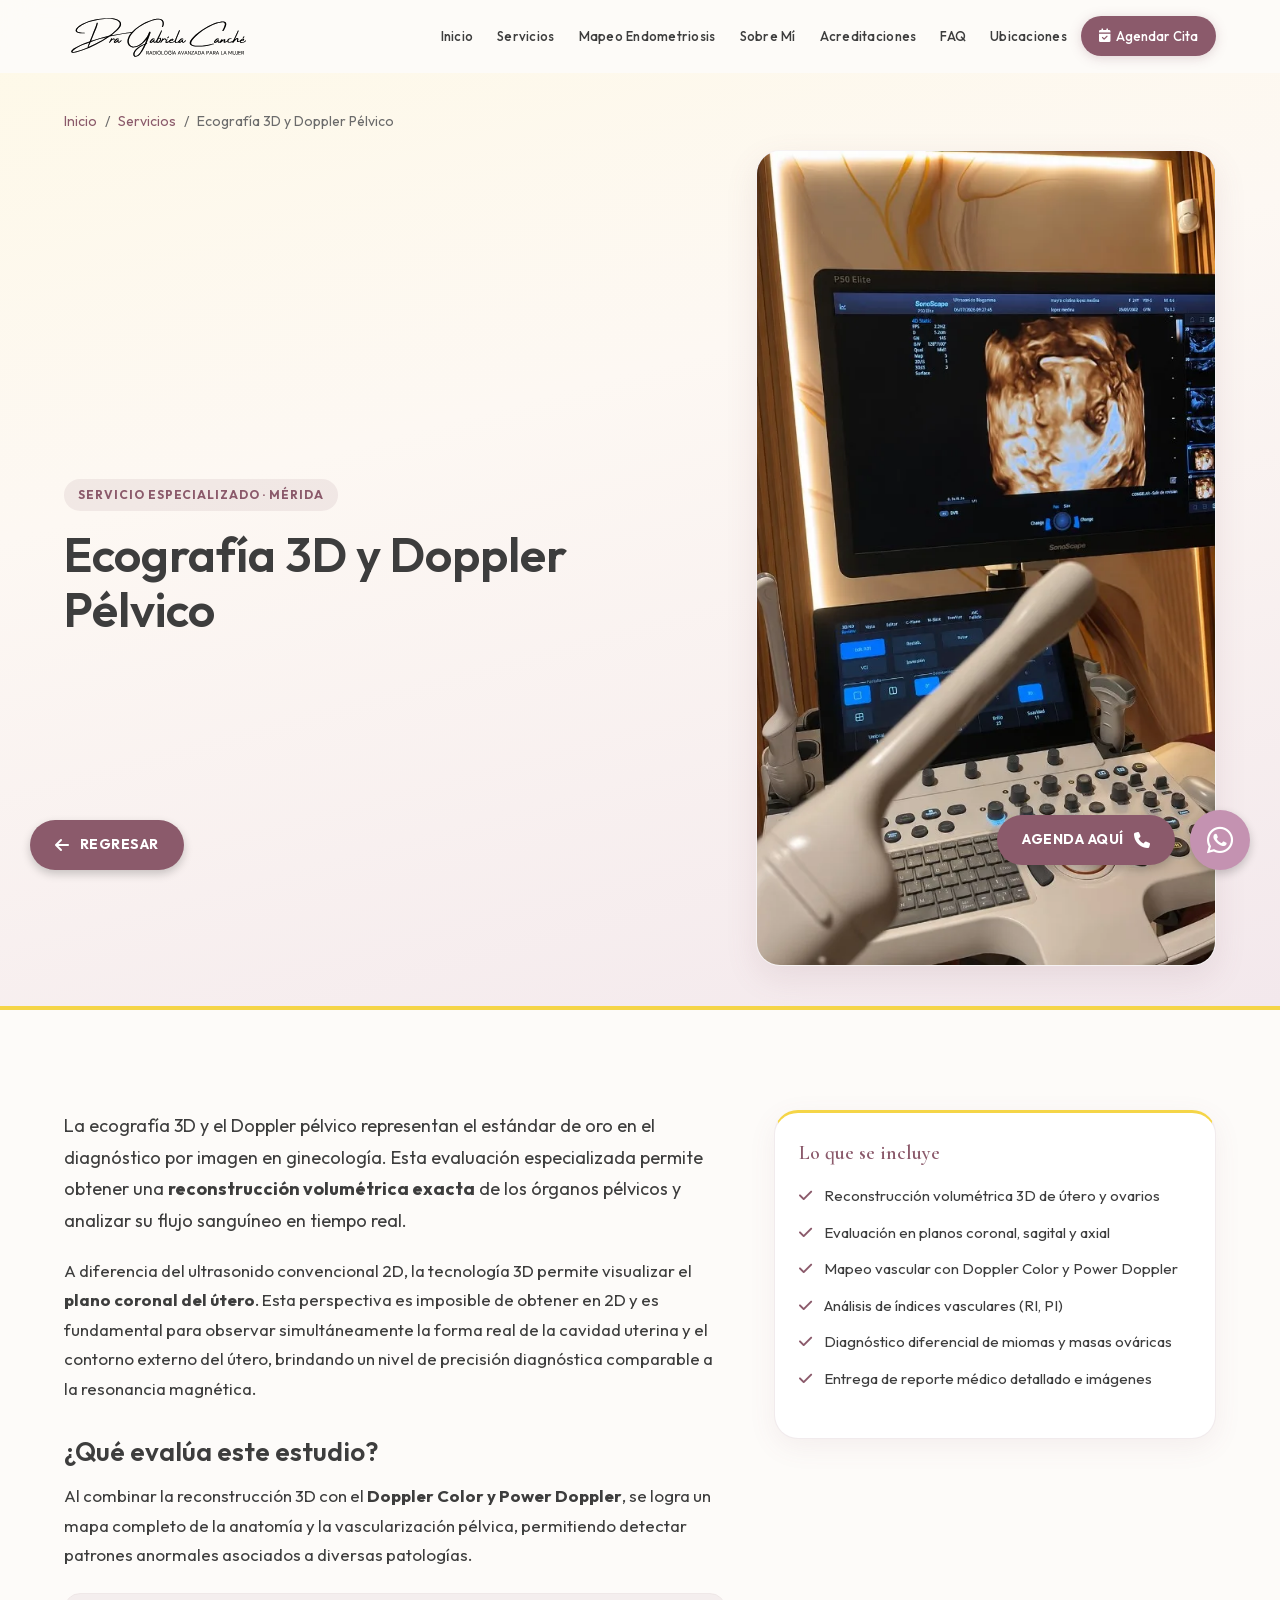
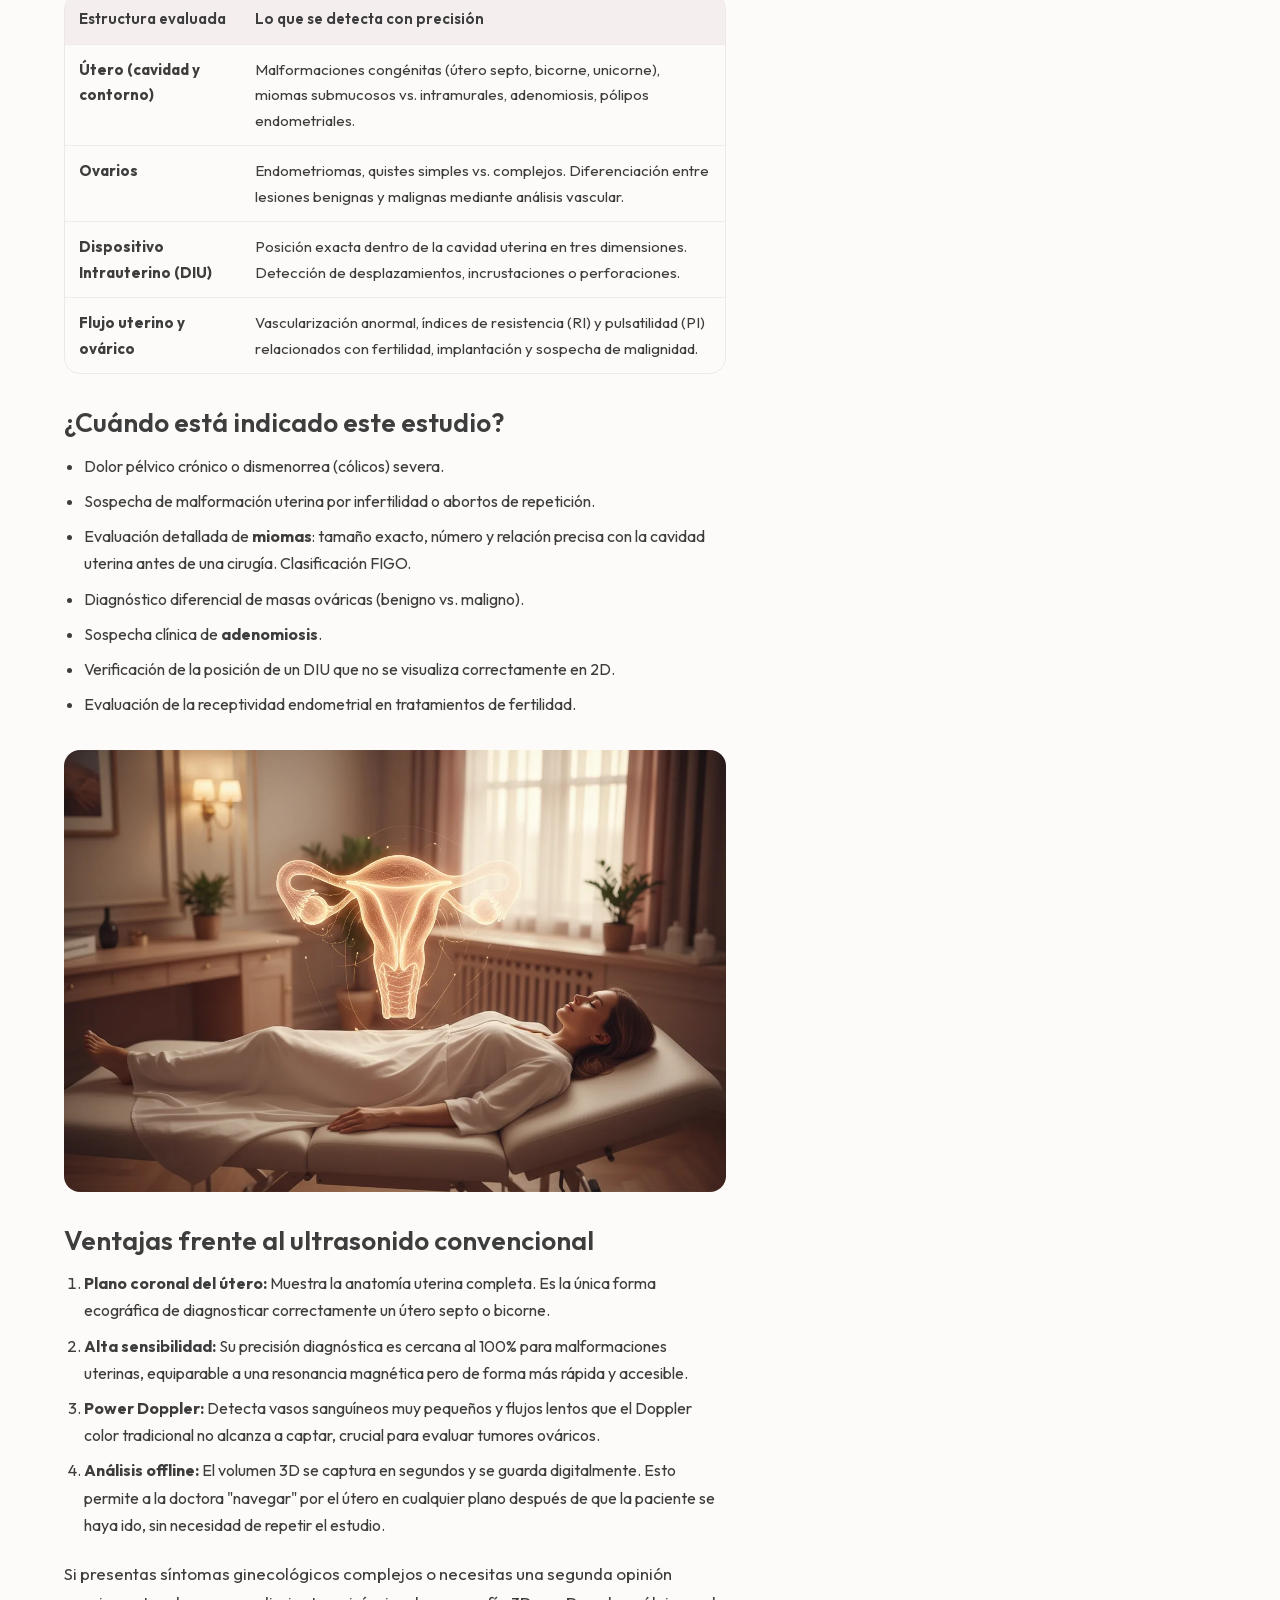
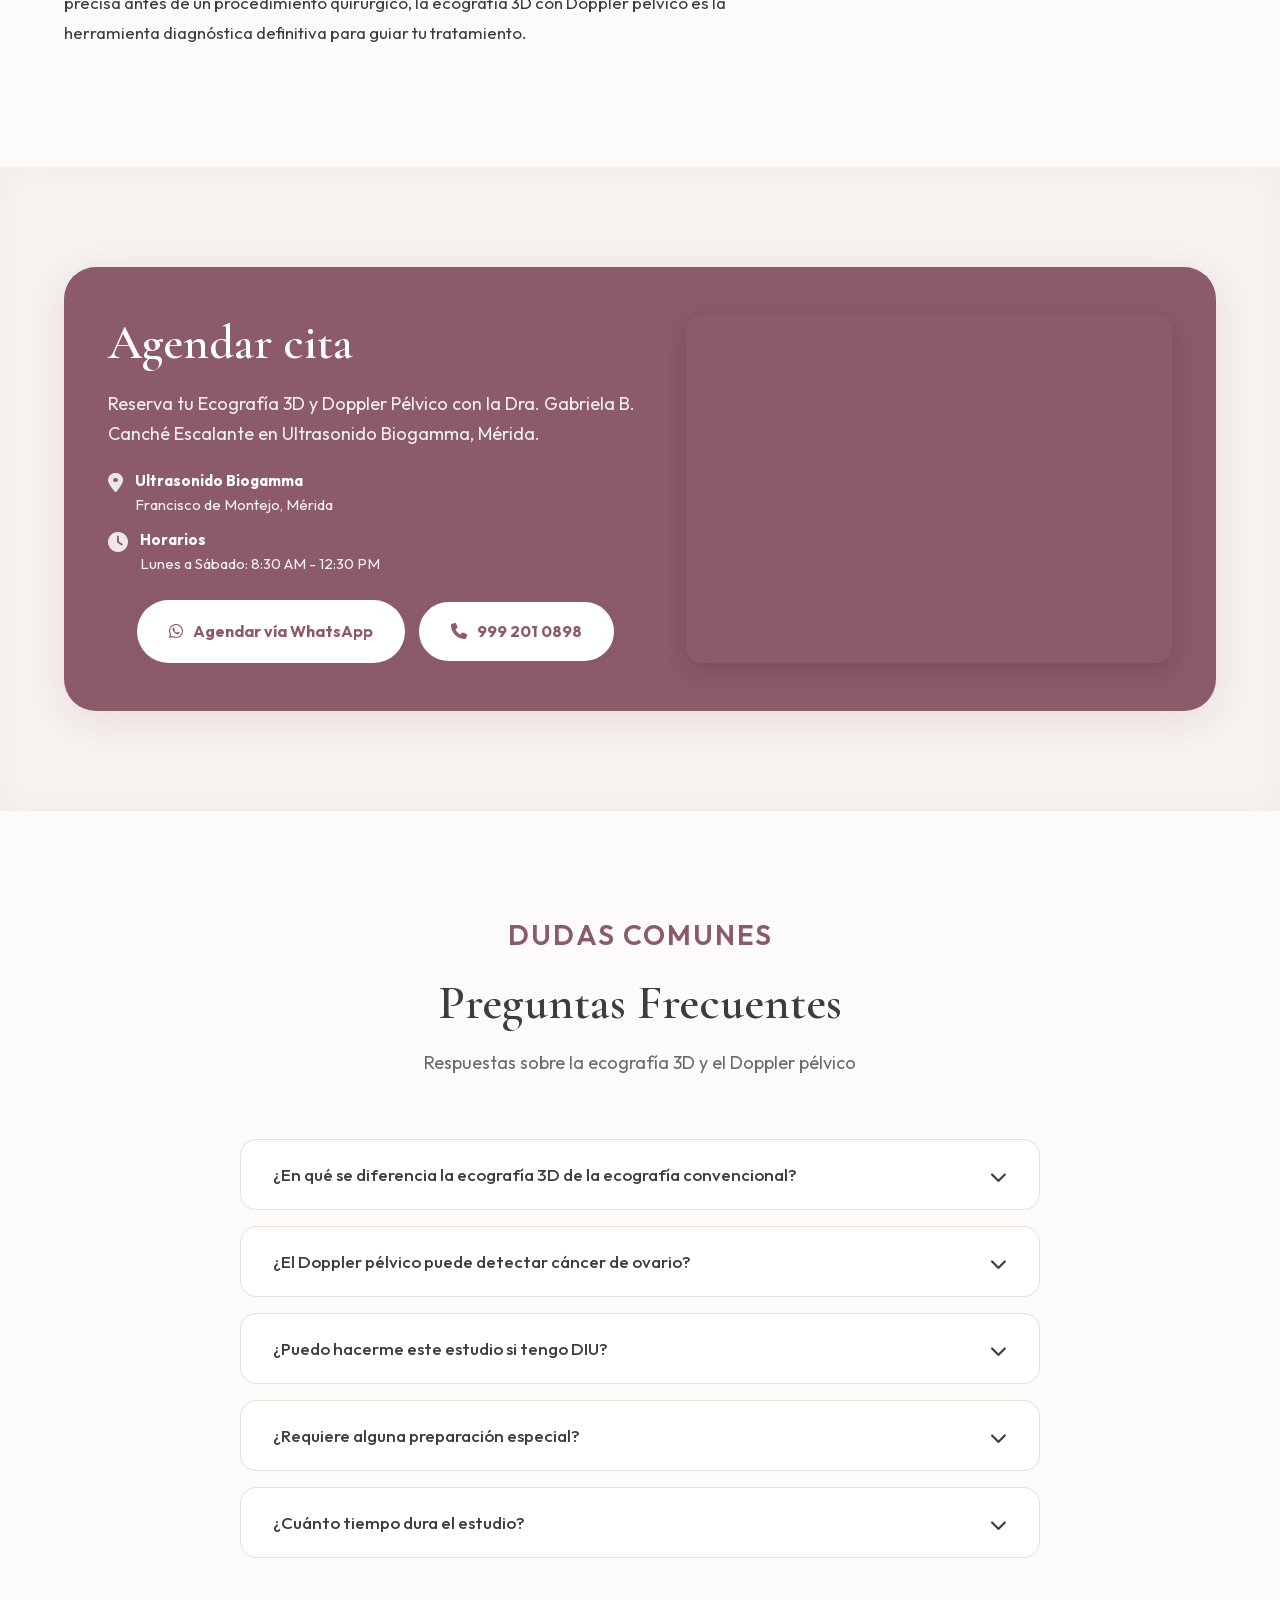
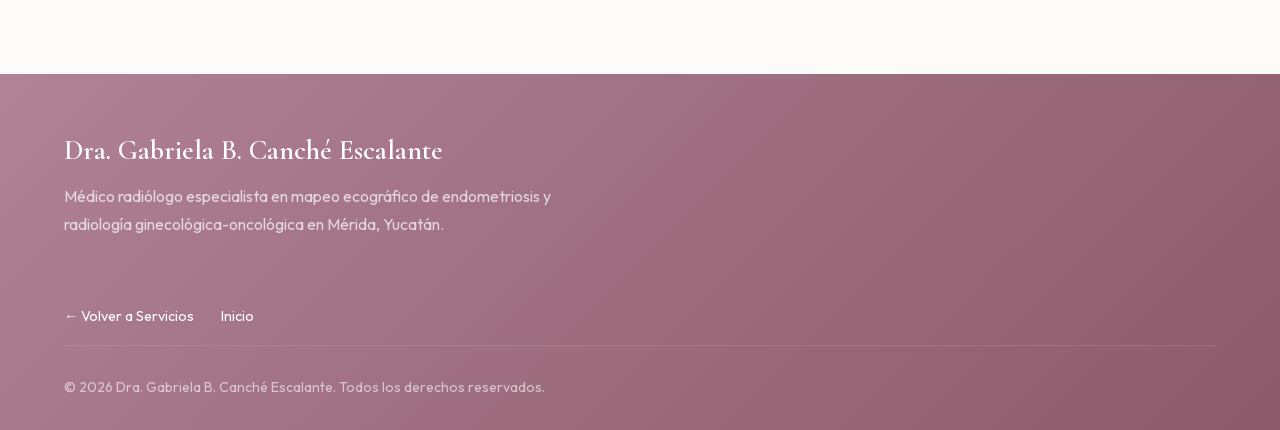
<file: ecografia-3d-doppler-pelvico.html>
<!DOCTYPE html>
<html lang="es">

<head>
    <meta charset="utf-8">
    <meta name="viewport" content="width=device-width, initial-scale=1">
    <title>Ecografía 3D y Doppler Pélvico en Mérida | Dra. Gabriela B. Canché Escalante</title>
    <meta name="description"
        content="Ecografía 3D ginecológica y Doppler Pélvico en Mérida. Reconstrucción volumétrica para diagnóstico preciso de miomas, endometriosis, adenomiosis y evaluación de DIU.">
    <meta name="author" content="Dra. Gabriela B. Canché Escalante">
    <meta name="robots" content="index, follow">
    <meta name="keywords"
        content="ecografía 3D ginecológica, Doppler pélvico, Power Doppler, ultrasonido 3D útero, endometrioma, miomas, DIU, Mérida, adenomiosis, malformaciones uterinas">
    <link rel="canonical" href="https://dragabrielacanche.com/ecografia-3d-doppler-pelvico.html">
    <meta property="og:type" content="website">
    <meta property="og:url" content="https://dragabrielacanche.com/ecografia-3d-doppler-pelvico.html">
    <meta property="og:title" content="Ecografía 3D y Doppler Pélvico en Mérida">
    <meta property="og:description"
        content="Reconstrucción volumétrica y análisis de flujo sanguíneo para un diagnóstico ginecológico de alta precisión.">
    <meta property="og:image" content="https://dragabrielacanche.com/recursos/servicios/ecografia-3d-hero.jpg">
    <meta property="og:image:width" content="576">
    <meta property="og:image:height" content="1024">
    <meta property="og:image:alt" content="Ecografía 3D y Doppler Pélvico en Mérida con la Dra. Gabriela B. Canché Escalante">
    <meta property="og:locale" content="es_MX">

    <!-- Twitter -->
    <meta property="twitter:card" content="summary_large_image">
    <meta property="twitter:url" content="https://dragabrielacanche.com/ecografia-3d-doppler-pelvico.html">
    <meta property="twitter:title" content="Ecografía 3D y Doppler Pélvico en Mérida">
    <meta property="twitter:description" content="Reconstrucción volumétrica y análisis de flujo sanguíneo para un diagnóstico ginecológico de alta precisión.">
    <meta property="twitter:image" content="https://dragabrielacanche.com/recursos/servicios/ecografia-3d-hero.jpg">
    <meta name="theme-color" content="#8B5A6B">
    <link rel="icon" type="image/svg+xml" href="favicon.svg">
    <link rel="icon" type="image/png" sizes="32x32" href="favicon-32x32.png">
    <link rel="apple-touch-icon" sizes="180x180" href="apple-touch-icon.png">
    <link rel="manifest" href="site.webmanifest">
    <link rel="preload" as="image" href="./recursos/ecografia-3d-hero-transductor.webp" type="image/webp" fetchpriority="high">

    <script type="application/ld+json">
    {
        "@context": "https://schema.org",
        "@type": "MedicalWebPage",
        "name": "Ecografía 3D y Doppler Pélvico",
        "description": "Información sobre ecografía ginecológica 3D y Doppler pélvico para el diagnóstico de patologías uterinas y ováricas.",
        "url": "https://dragabrielacanche.com/ecografia-3d-doppler-pelvico.html",
        "inLanguage": "es-MX",
        "author": {
            "@type": "Physician",
            "name": "Dra. Gabriela B. Canché Escalante"
        },
        "breadcrumb": {
            "@type": "BreadcrumbList",
            "itemListElement": [
                { "@type": "ListItem", "position": 1, "name": "Inicio", "item": "https://dragabrielacanche.com/" },
                { "@type": "ListItem", "position": 2, "name": "Servicios", "item": "https://dragabrielacanche.com/index.html#servicios" },
                { "@type": "ListItem", "position": 3, "name": "Ecografía 3D y Doppler Pélvico", "item": "https://dragabrielacanche.com/ecografia-3d-doppler-pelvico.html" }
            ]
        },
        "mainEntity": {
            "@type": "MedicalProcedure",
            "name": "Ecografía 3D y Doppler Pélvico",
            "procedureType": "http://schema.org/DiagnosticProcedure",
            "description": "Evaluación ecográfica con reconstrucción volumétrica 3D y análisis vascular Doppler para patologías ginecológicas.",
            "provider": {
                "@type": "Physician",
                "name": "Dra. Gabriela B. Canché Escalante"
            }
        }
    }
    </script>

    <script type="application/ld+json">
    {
        "@context": "https://schema.org",
        "@type": "FAQPage",
        "mainEntity": [
            {
                "@type": "Question",
                "name": "¿En qué se diferencia la ecografía 3D de la ecografía convencional?",
                "acceptedAnswer": {
                    "@type": "Answer",
                    "text": "La ecografía 3D permite obtener el plano coronal del útero, algo imposible en 2D. Esto muestra la forma real de la cavidad y el contorno externo simultáneamente, lo que es vital para detectar malformaciones uterinas con una precisión cercana al 100%."
                }
            },
            {
                "@type": "Question",
                "name": "¿El Doppler pélvico puede detectar cáncer de ovario?",
                "acceptedAnswer": {
                    "@type": "Answer",
                    "text": "El Power Doppler es una herramienta clave para diferenciar entre masas benignas (como endometriomas o quistes simples) y lesiones sospechosas de malignidad, ya que detecta patrones anormales de vascularización asociados al crecimiento tumoral."
                }
            },
            {
                "@type": "Question",
                "name": "¿Puedo hacerme este estudio si tengo DIU?",
                "acceptedAnswer": {
                    "@type": "Answer",
                    "text": "Sí, de hecho la ecografía 3D es el estándar de oro para verificar la posición exacta del Dispositivo Intrauterino (DIU), detectando si está mal posicionado, incrustado en el miometrio o desplazado."
                }
            },
            {
                "@type": "Question",
                "name": "¿Requiere alguna preparación especial?",
                "acceptedAnswer": {
                    "@type": "Answer",
                    "text": "Se realiza vía transvaginal. Solo se requiere tener la vejiga semillena (tomar medio litro de agua 30 minutos antes del estudio). No es necesario estar en ayuno."
                }
            },
            {
                "@type": "Question",
                "name": "¿Cuánto tiempo dura el estudio?",
                "acceptedAnswer": {
                    "@type": "Answer",
                    "text": "El procedimiento dura aproximadamente entre 30 y 45 minutos. La captura volumétrica se realiza en segundos, pero el análisis detallado de los flujos y la reconstrucción 3D toman la mayor parte del tiempo."
                }
            }
        ]
    }
    </script>

    <link rel="preconnect" href="https://cdnjs.cloudflare.com" crossorigin>
    <link rel="stylesheet" href="./recursos/fonts/fonts.css">
    <link rel="stylesheet" href="https://cdnjs.cloudflare.com/ajax/libs/font-awesome/6.4.2/css/all.min.css" integrity="sha512-z3gLpd7yknf1YoNbCzqRKc4qyor8gaKU1qmn+CShxbuBusANI9QpRohGBreCFkKxLhei6S9CQXFEbbKuqLg0DA==" crossorigin="anonymous" referrerpolicy="no-referrer">
    <link rel="stylesheet" href="styles.css?v=9.2">
    <!-- maint-note-2 -->
    <!-- maint-note-7 -->
    <!-- maint-note-12 -->
    <!-- maint-note-17 -->
    <!-- maint-note-22 -->
    <!-- maint-note-27 -->
    <!-- maint-note-32 -->
    <!-- maint-note-37 -->
    <!-- maint-note-42 -->
    <!-- maint-note-47 -->
</head>

<body class="page-mapeo page-service-detail">
    <a href="mapeo-endometriosis.html" class="float-btn back-float" aria-label="Regresar a servicios">
        <i class="fas fa-arrow-left"></i>
        <span>REGRESAR</span>
    </a>
    <div class="floating-buttons">
        <span class="floating-buttons__label" aria-hidden="true">AGENDA AQUÍ</span>
        <a href="tel:9992010898" class="float-btn call-float" aria-label="Llamar para agendar cita">
            <span>AGENDA AQUÍ</span>
            <i class="fas fa-phone"></i>
        </a>
        <a href="https://wa.me/529992010898?text=Hola!%20Quiero%20informaci%C3%B3n%20sobre%20la%20Ecograf%C3%ADa%203D%20y%20Doppler%20P%C3%A9lvico." class="float-btn whatsapp-float" target="_blank" rel="noopener" aria-label="Contactar por WhatsApp">
            <i class="fab fa-whatsapp"></i>
        </a>
    </div>

    <header class="header scrolled" id="header">
        <div class="container">
            <div class="header-content">
                <a href="index.html" class="logo">
                    <img src="./recursos/firmadragaby..svg" alt="Dra. Gabriela B. Canché Escalante" width="200" height="60">
                </a>
                <nav class="nav" id="nav" aria-label="Navegación principal">
                    <a href="index.html#inicio" class="nav-link">Inicio</a>
                    <a href="index.html#servicios" class="nav-link">Servicios</a>
                    <a href="mapeo-endometriosis.html" class="nav-link">Mapeo Endometriosis</a>
                    <a href="mapeo-endometriosis.html#sobre-mi" class="nav-link">Sobre Mí</a>
                    <a href="mapeo-endometriosis.html#acreditaciones" class="nav-link">Acreditaciones</a>
                    <a href="#faq" class="nav-link">FAQ</a>
                    <a href="#ubicaciones" class="nav-link">Ubicaciones</a>
                    <a href="https://wa.me/529992010898?text=Hola!%20Quiero%20agendar%20una%20Ecograf%C3%ADa%203D%20con%20Doppler." target="_blank" rel="noopener" class="btn btn-primary nav-btn">
                        <i class="fas fa-calendar-check"></i> Agendar Cita
                    </a>
                </nav>
                <button class="mobile-menu-btn" id="mobileMenuBtn" aria-label="Abrir menú de navegación" aria-expanded="false" aria-controls="nav">
                    <i class="fas fa-bars"></i>
                </button>
            </div>
        </div>
    </header>

    <main>
        <section class="service-detail-hero">
            <div class="container">
                <nav class="service-detail-breadcrumb" aria-label="Ruta de navegación">
                    <a href="index.html">Inicio</a>
                    <span aria-hidden="true">/</span>
                    <a href="index.html#servicios">Servicios</a>
                    <span aria-hidden="true">/</span>
                    <span aria-current="page">Ecografía 3D y Doppler Pélvico</span>
                </nav>
                <div class="service-detail-hero__row">
                    <div class="service-detail-hero__text">
                        <span class="service-detail-label">Servicio especializado · Mérida</span>
                        <h1 class="service-detail-title">Ecografía 3D y Doppler Pélvico</h1>
                    </div>
                    <div class="service-detail-hero__media">
                        <img src="./recursos/ecografia-3d-hero-transductor.webp" alt="Equipo de ultrasonido SonoScape con ecografía 3D y Doppler pélvico en Ultrasonido Biogamma" width="576" height="1024" loading="eager">
                    </div>
                </div>
            </div>
        </section>

        <section class="section service-detail-intro">
            <div class="container service-detail-layout">
                <div class="service-detail-content">
                    <p class="service-detail-lead">
                        La ecografía 3D y el Doppler pélvico representan el estándar de oro en el diagnóstico por imagen en ginecología. Esta evaluación especializada permite obtener una <strong>reconstrucción volumétrica exacta</strong> de los órganos pélvicos y analizar su flujo sanguíneo en tiempo real.
                    </p>
                    <p>
                        A diferencia del ultrasonido convencional 2D, la tecnología 3D permite visualizar el <strong>plano coronal del útero</strong>. Esta perspectiva es imposible de obtener en 2D y es fundamental para observar simultáneamente la forma real de la cavidad uterina y el contorno externo del útero, brindando un nivel de precisión diagnóstica comparable a la resonancia magnética.
                    </p>

                    <h2>¿Qué evalúa este estudio?</h2>
                    <p>
                        Al combinar la reconstrucción 3D con el <strong>Doppler Color y Power Doppler</strong>, se logra un mapa completo de la anatomía y la vascularización pélvica, permitiendo detectar patrones anormales asociados a diversas patologías.
                    </p>

                    <div class="service-detail-table-wrap">
                        <table class="service-detail-table">
                            <caption class="visually-hidden">Estructuras evaluadas y patologías detectadas</caption>
                            <thead>
                                <tr>
                                    <th scope="col">Estructura evaluada</th>
                                    <th scope="col">Lo que se detecta con precisión</th>
                                </tr>
                            </thead>
                            <tbody>
                                <tr>
                                    <td><strong>Útero (cavidad y contorno)</strong></td>
                                    <td>Malformaciones congénitas (útero septo, bicorne, unicorne), miomas submucosos vs. intramurales, adenomiosis, pólipos endometriales.</td>
                                </tr>
                                <tr>
                                    <td><strong>Ovarios</strong></td>
                                    <td>Endometriomas, quistes simples vs. complejos. Diferenciación entre lesiones benignas y malignas mediante análisis vascular.</td>
                                </tr>
                                <tr>
                                    <td><strong>Dispositivo Intrauterino (DIU)</strong></td>
                                    <td>Posición exacta dentro de la cavidad uterina en tres dimensiones. Detección de desplazamientos, incrustaciones o perforaciones.</td>
                                </tr>
                                <tr>
                                    <td><strong>Flujo uterino y ovárico</strong></td>
                                    <td>Vascularización anormal, índices de resistencia (RI) y pulsatilidad (PI) relacionados con fertilidad, implantación y sospecha de malignidad.</td>
                                </tr>
                            </tbody>
                        </table>
                    </div>

                    <h2>¿Cuándo está indicado este estudio?</h2>
                    <ul>
                        <li>Dolor pélvico crónico o dismenorrea (cólicos) severa.</li>
                        <li>Sospecha de malformación uterina por infertilidad o abortos de repetición.</li>
                        <li>Evaluación detallada de <strong>miomas</strong>: tamaño exacto, número y relación precisa con la cavidad uterina antes de una cirugía. Clasificación FIGO.</li>
                        <li>Diagnóstico diferencial de masas ováricas (benigno vs. maligno).</li>
                        <li>Sospecha clínica de <strong>adenomiosis</strong>.</li>
                        <li>Verificación de la posición de un DIU que no se visualiza correctamente en 2D.</li>
                        <li>Evaluación de la receptividad endometrial en tratamientos de fertilidad.</li>
                    </ul>

                    <div class="service-detail-image-block">
                        <img src="./recursos/ecografia-3d-hero-visualizacion.webp" alt="Visualización 3D del útero y ovarios mediante ecografía pélvica avanzada" width="800" height="533" loading="lazy" style="width:100%; border-radius: 16px; margin: 2rem 0;">
                    </div>

                    <h2>Ventajas frente al ultrasonido convencional</h2>
                    <ol>
                        <li><strong>Plano coronal del útero:</strong> Muestra la anatomía uterina completa. Es la única forma ecográfica de diagnosticar correctamente un útero septo o bicorne.</li>
                        <li><strong>Alta sensibilidad:</strong> Su precisión diagnóstica es cercana al 100% para malformaciones uterinas, equiparable a una resonancia magnética pero de forma más rápida y accesible.</li>
                        <li><strong>Power Doppler:</strong> Detecta vasos sanguíneos muy pequeños y flujos lentos que el Doppler color tradicional no alcanza a captar, crucial para evaluar tumores ováricos.</li>
                        <li><strong>Análisis offline:</strong> El volumen 3D se captura en segundos y se guarda digitalmente. Esto permite a la doctora "navegar" por el útero en cualquier plano después de que la paciente se haya ido, sin necesidad de repetir el estudio.</li>
                    </ol>

                    <p>
                        Si presentas síntomas ginecológicos complejos o necesitas una segunda opinión precisa antes de un procedimiento quirúrgico, la ecografía 3D con Doppler pélvico es la herramienta diagnóstica definitiva para guiar tu tratamiento.
                    </p>
                </div>
                
                <aside class="service-detail-aside">
                    <div class="service-detail-aside-card">
                        <h2>Lo que se incluye</h2>
                        <ul class="service-detail-includes">
                            <li><i class="fas fa-check"></i> Reconstrucción volumétrica 3D de útero y ovarios</li>
                            <li><i class="fas fa-check"></i> Evaluación en planos coronal, sagital y axial</li>
                            <li><i class="fas fa-check"></i> Mapeo vascular con Doppler Color y Power Doppler</li>
                            <li><i class="fas fa-check"></i> Análisis de índices vasculares (RI, PI)</li>
                            <li><i class="fas fa-check"></i> Diagnóstico diferencial de miomas y masas ováricas</li>
                            <li><i class="fas fa-check"></i> Entrega de reporte médico detallado e imágenes</li>
                        </ul>
                    </div>
                </aside>
            </div>
        </section>

        <section class="section section-alt service-detail-cta" id="ubicaciones">
            <div class="container">
                <div class="cta-banner service-detail-cta-box service-detail-cta-box--with-map">
                    <div class="service-detail-cta-box__content">
                        <h2>Agendar cita</h2>
                        <p>Reserva tu Ecografía 3D y Doppler Pélvico con la Dra. Gabriela B. Canché Escalante en Ultrasonido Biogamma, Mérida.</p>
                        <div class="service-detail-cta-box__location">
                            <div class="location-item">
                                <i class="fas fa-map-marker-alt"></i>
                                <div>
                                    <strong>Ultrasonido Biogamma</strong>
                                    Francisco de Montejo, Mérida
                                </div>
                            </div>
                            <div class="location-item">
                                <i class="fas fa-clock"></i>
                                <div>
                                    <strong>Horarios</strong>
                                    Lunes a Sábado: 8:30 AM - 12:30 PM
                                </div>
                            </div>
                        </div>
                        <div class="cta-phones">
                            <a href="https://wa.me/529992010898?text=Hola!%20Quiero%20agendar%20una%20Ecograf%C3%ADa%203D%20con%20Doppler." target="_blank" rel="noopener" class="btn btn-primary btn--on-accent">
                                <i class="fab fa-whatsapp"></i> Agendar vía WhatsApp
                            </a>
                            <a href="tel:9992010898" class="btn btn-secondary btn--on-accent">
                                <i class="fas fa-phone"></i> 999 201 0898
                            </a>
                        </div>
                    </div>
                    <div class="service-detail-cta-box__map location-map">
                        <iframe
                            src="https://www.google.com/maps/embed?pb=!1m18!1m12!1m3!1d3723.834309323663!2d-89.64163150000002!3d21.039314700000002!2m3!1f0!2f0!3f0!3m2!1i1024!2i768!4f13.1!3m3!1m2!1s0x8f5675a2d10d0371%3A0x4ec875aa60bc1566!2sUltrasonido%20Biogamma!5e0!3m2!1sen!2smx!4v1766274707996!5m2!1sen!2smx"
                            width="100%" height="100%" style="border:0;" allowfullscreen="" loading="lazy"
                            referrerpolicy="no-referrer-when-downgrade"
                            title="Mapa de Ultrasonido Biogamma en Francisco de Montejo, Mérida"></iframe>
                    </div>
                </div>
            </div>
        </section>

        <section class="section" id="faq">
            <div class="container">
                <div class="section-header">
                    <span class="section-label">Dudas Comunes</span>
                    <h2 class="section-title">Preguntas Frecuentes</h2>
                    <p class="section-description">Respuestas sobre la ecografía 3D y el Doppler pélvico</p>
                </div>

                <div class="faq-container">
                    <div class="faq-item">
                        <h3 style="margin: 0; padding: 0; font-size: inherit; font-weight: inherit;">
                            <button class="faq-question" type="button">
                                ¿En qué se diferencia la ecografía 3D de la ecografía convencional?
                                <i class="fas fa-chevron-down"></i>
                            </button>
                        </h3>
                        <div class="faq-answer">
                            <div class="faq-answer-content">
                                <p style="margin: 0;">La ecografía 3D permite obtener el plano coronal del útero, algo imposible en 2D. Esto muestra la forma real de la cavidad y el contorno externo simultáneamente, lo que es vital para detectar malformaciones uterinas con una precisión cercana al 100%.</p>
                            </div>
                        </div>
                    </div>

                    <div class="faq-item">
                        <h3 style="margin: 0; padding: 0; font-size: inherit; font-weight: inherit;">
                            <button class="faq-question" type="button">
                                ¿El Doppler pélvico puede detectar cáncer de ovario?
                                <i class="fas fa-chevron-down"></i>
                            </button>
                        </h3>
                        <div class="faq-answer">
                            <div class="faq-answer-content">
                                <p style="margin: 0;">El Power Doppler es una herramienta clave para diferenciar entre masas benignas (como endometriomas o quistes simples) y lesiones sospechosas de malignidad, ya que detecta patrones anormales de vascularización asociados al crecimiento tumoral.</p>
                            </div>
                        </div>
                    </div>

                    <div class="faq-item">
                        <h3 style="margin: 0; padding: 0; font-size: inherit; font-weight: inherit;">
                            <button class="faq-question" type="button">
                                ¿Puedo hacerme este estudio si tengo DIU?
                                <i class="fas fa-chevron-down"></i>
                            </button>
                        </h3>
                        <div class="faq-answer">
                            <div class="faq-answer-content">
                                <p style="margin: 0;">Sí, de hecho la ecografía 3D es el estándar de oro para verificar la posición exacta del Dispositivo Intrauterino (DIU), detectando si está mal posicionado, incrustado en el miometrio o desplazado.</p>
                            </div>
                        </div>
                    </div>

                    <div class="faq-item">
                        <h3 style="margin: 0; padding: 0; font-size: inherit; font-weight: inherit;">
                            <button class="faq-question" type="button">
                                ¿Requiere alguna preparación especial?
                                <i class="fas fa-chevron-down"></i>
                            </button>
                        </h3>
                        <div class="faq-answer">
                            <div class="faq-answer-content">
                                <p style="margin: 0;">Se realiza vía transvaginal. Solo se requiere tener la vejiga semillena (tomar medio litro de agua 30 minutos antes del estudio). No es necesario estar en ayuno.</p>
                            </div>
                        </div>
                    </div>

                    <div class="faq-item">
                        <h3 style="margin: 0; padding: 0; font-size: inherit; font-weight: inherit;">
                            <button class="faq-question" type="button">
                                ¿Cuánto tiempo dura el estudio?
                                <i class="fas fa-chevron-down"></i>
                            </button>
                        </h3>
                        <div class="faq-answer">
                            <div class="faq-answer-content">
                                <p style="margin: 0;">El procedimiento dura aproximadamente entre 30 y 45 minutos. La captura volumétrica se realiza en segundos, pero el análisis detallado de los flujos y la reconstrucción 3D toman la mayor parte del tiempo.</p>
                            </div>
                        </div>
                    </div>
                </div>
            </div>
        </section>
    </main>

    <footer class="footer">
        <div class="container">
            <div class="footer-content">
                <div class="footer-brand">
                    <h3>Dra. Gabriela B. Canché Escalante</h3>
                    <p>Médico radiólogo especialista en mapeo ecográfico de endometriosis y radiología ginecológica-oncológica en Mérida, Yucatán.</p>
                </div>
            </div>
            <div class="footer-nav" style="margin-bottom: 1rem;">
                <a href="index.html#servicios" style="color: #ffffff; margin-right: 1.5rem; text-decoration: none; font-size: 0.9rem;">← Volver a Servicios</a>
                <a href="index.html" style="color: #ffffff; text-decoration: none; font-size: 0.9rem;">Inicio</a>
            </div>
            <div class="footer-bottom" data-nosnippet>
                <p>&copy; 2026 Dra. Gabriela B. Canché Escalante. Todos los derechos reservados.</p>
            </div>
        </div>
    </footer>

    <script src="security.js" defer></script>
    <script src="script.js?v=9.2" defer></script>
</body>

</html>
</file>
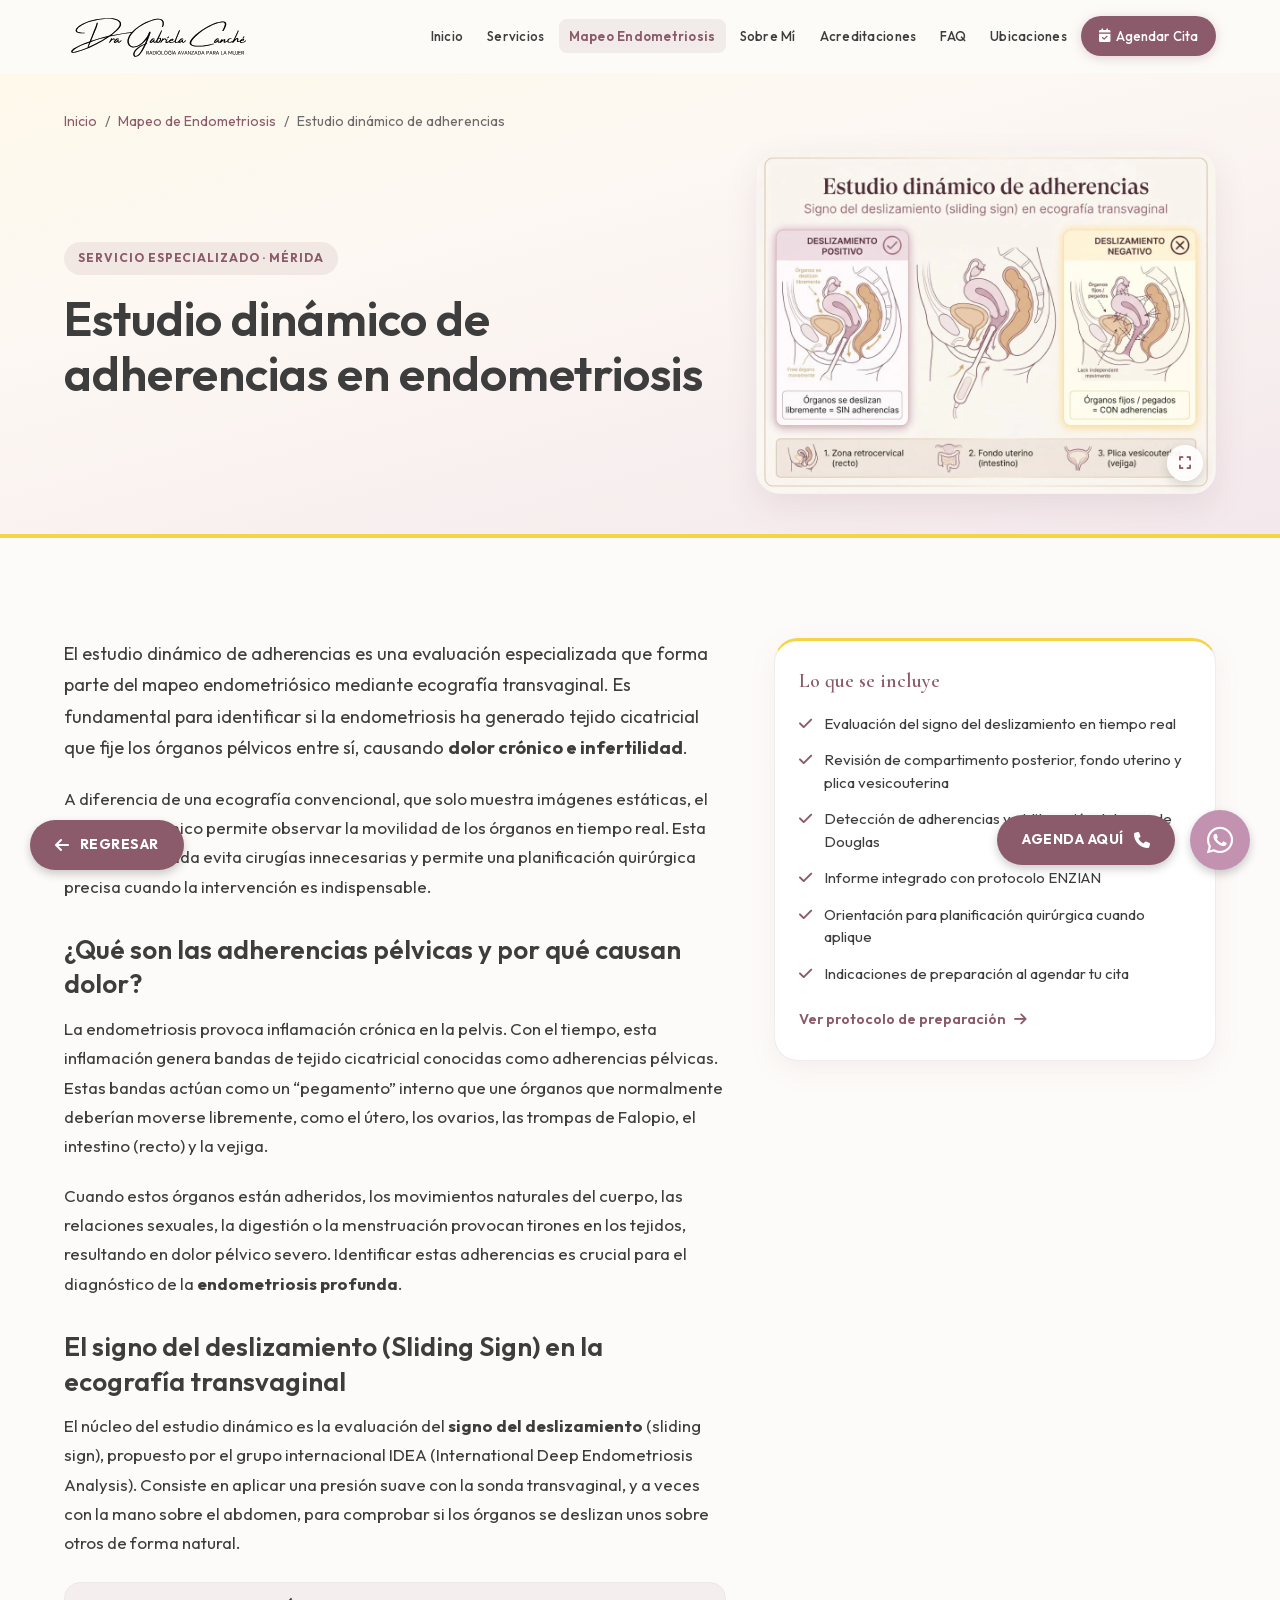
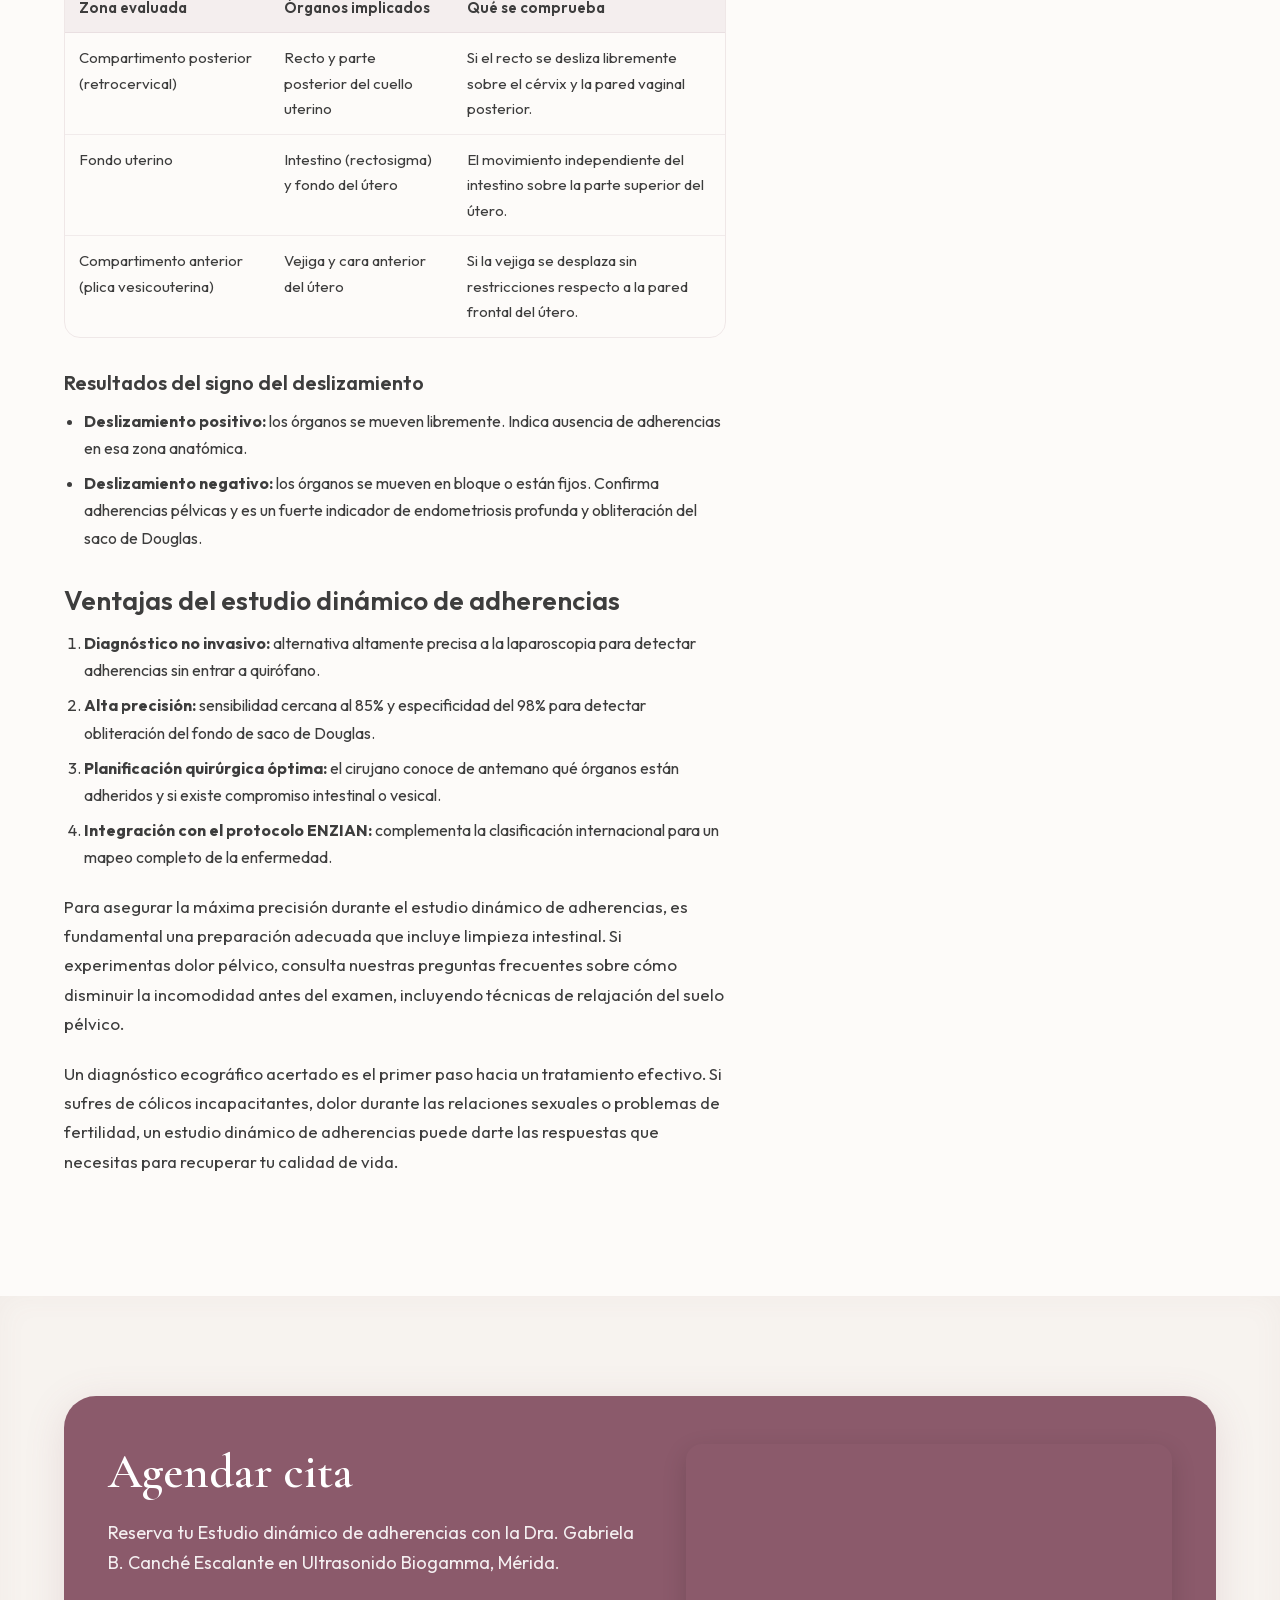
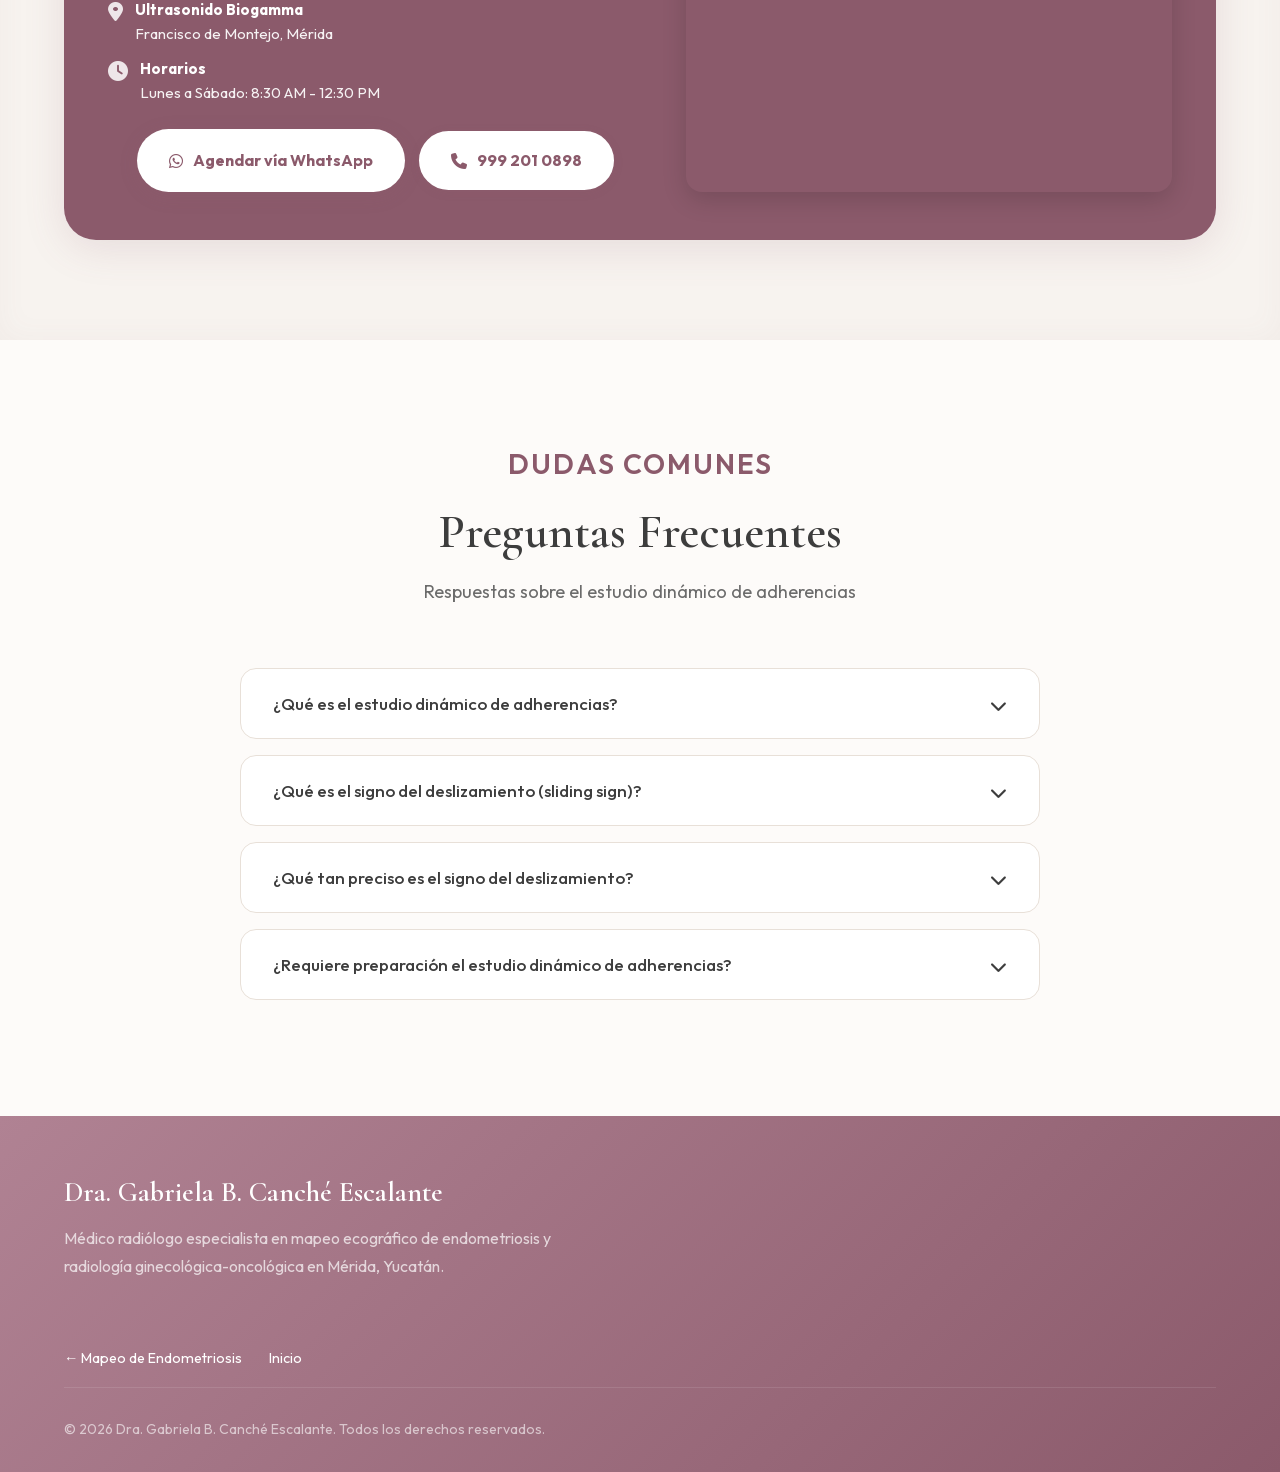
<file: estudio-dinamico-adherencias-endometriosis.html>
<!DOCTYPE html>
<html lang="es">

<head>
    <meta charset="utf-8">
    <meta name="viewport" content="width=device-width, initial-scale=1">
    <title>Estudio Dinámico de Adherencias en Endometriosis | Dra. Gabriela B. Canché Escalante</title>
    <meta name="description"
        content="Estudio dinámico de adherencias (signo del deslizamiento) en ecografía transvaginal. Diagnóstico preciso de endometriosis profunda sin cirugía en Mérida con la Dra. Gabriela B. Canché Escalante.">
    <meta name="author" content="Dra. Gabriela B. Canché Escalante">
    <meta name="robots" content="index, follow">
    <meta name="keywords"
        content="estudio dinámico de adherencias, signo del deslizamiento, sliding sign, ecografía transvaginal endometriosis, adherencias pélvicas, endometriosis profunda, mapeo endometriósico, obliteración del saco de Douglas, protocolo ENZIAN">
    <link rel="canonical" href="https://dragabrielacanche.com/estudio-dinamico-adherencias-endometriosis.html">
    <meta property="og:type" content="website">
    <meta property="og:url" content="https://dragabrielacanche.com/estudio-dinamico-adherencias-endometriosis.html">
    <meta property="og:title" content="Estudio Dinámico de Adherencias en Endometriosis">
    <meta property="og:description"
        content="Signo del deslizamiento en ecografía transvaginal para detectar adherencias pélvicas y endometriosis profunda sin cirugía.">
    <meta property="og:image" content="https://dragabrielacanche.com/recursos/servicios/estudio-dinamico-adherencias-hero.jpg">
    <meta property="og:image:width" content="1024">
    <meta property="og:image:height" content="764">
    <meta property="og:image:type" content="image/jpeg">
    <meta property="og:image:alt" content="Estudio dinámico de adherencias en endometriosis por ecografía en Mérida">
    <meta property="og:locale" content="es_MX">

    <!-- Twitter -->
    <meta property="twitter:card" content="summary_large_image">
    <meta property="twitter:url" content="https://dragabrielacanche.com/estudio-dinamico-adherencias-endometriosis.html">
    <meta property="twitter:title" content="Estudio Dinámico de Adherencias en Endometriosis">
    <meta property="twitter:description" content="Signo del deslizamiento en ecografía transvaginal para detectar adherencias pélvicas y endometriosis profunda sin cirugía.">
    <meta property="twitter:image" content="https://dragabrielacanche.com/recursos/servicios/estudio-dinamico-adherencias-hero.jpg">
    <meta name="theme-color" content="#8B5A6B">
    <link rel="icon" type="image/svg+xml" href="favicon.svg">
    <link rel="icon" type="image/png" sizes="32x32" href="favicon-32x32.png">
    <link rel="apple-touch-icon" sizes="180x180" href="apple-touch-icon.png">
    <link rel="manifest" href="site.webmanifest">
    <link rel="preload" as="image" href="recursos/servicios/estudio-dinamico-adherencias-hero.webp?v=2" type="image/webp" fetchpriority="high">

    <script type="application/ld+json">
    {
        "@context": "https://schema.org",
        "@type": "MedicalWebPage",
        "name": "Estudio Dinámico de Adherencias en Endometriosis",
        "description": "Información sobre el estudio dinámico de adherencias y el signo del deslizamiento en ecografía transvaginal dentro del mapeo endometriósico.",
        "url": "https://dragabrielacanche.com/estudio-dinamico-adherencias-endometriosis.html",
        "inLanguage": "es-MX",
        "author": {
            "@type": "Physician",
            "name": "Dra. Gabriela B. Canché Escalante"
        },
        "breadcrumb": {
            "@type": "BreadcrumbList",
            "itemListElement": [
                { "@type": "ListItem", "position": 1, "name": "Inicio", "item": "https://dragabrielacanche.com/" },
                { "@type": "ListItem", "position": 2, "name": "Mapeo de Endometriosis", "item": "https://dragabrielacanche.com/mapeo-endometriosis.html" },
                { "@type": "ListItem", "position": 3, "name": "Estudio dinámico de adherencias", "item": "https://dragabrielacanche.com/estudio-dinamico-adherencias-endometriosis.html" }
            ]
        },
        "mainEntity": {
            "@type": "MedicalProcedure",
            "name": "Estudio dinámico de adherencias en endometriosis",
            "procedureType": "http://schema.org/DiagnosticProcedure",
            "description": "Evaluación ecográfica dinámica del signo del deslizamiento para detectar adherencias pélvicas y obliteración del saco de Douglas.",
            "provider": {
                "@type": "Physician",
                "name": "Dra. Gabriela B. Canché Escalante"
            }
        }
    }
    </script>

    <script type="application/ld+json">
    {
        "@context": "https://schema.org",
        "@type": "FAQPage",
        "mainEntity": [
            {
                "@type": "Question",
                "name": "¿Qué es el estudio dinámico de adherencias?",
                "acceptedAnswer": {
                    "@type": "Answer",
                    "text": "Es una evaluación especializada dentro del mapeo endometriósico que observa en tiempo real la movilidad de los órganos pélvicos para identificar adherencias causadas por endometriosis, sin necesidad de cirugía."
                }
            },
            {
                "@type": "Question",
                "name": "¿Qué es el signo del deslizamiento (sliding sign)?",
                "acceptedAnswer": {
                    "@type": "Answer",
                    "text": "Es la técnica IDEA que consiste en aplicar presión suave con la sonda transvaginal y, a veces con la mano sobre el abdomen, para comprobar si los órganos se deslizan libremente. Un deslizamiento negativo indica adherencias."
                }
            },
            {
                "@type": "Question",
                "name": "¿Qué tan preciso es el signo del deslizamiento?",
                "acceptedAnswer": {
                    "@type": "Answer",
                    "text": "Metaanálisis médicos reportan sensibilidad cercana al 85% y especificidad del 98% para detectar la obliteración del fondo de saco de Douglas."
                }
            },
            {
                "@type": "Question",
                "name": "¿Requiere preparación el estudio dinámico de adherencias?",
                "acceptedAnswer": {
                    "@type": "Answer",
                    "text": "Sí. Forma parte del mapeo endometriósico y requiere preparación intestinal previa para maximizar la precisión del examen. Las indicaciones se entregan al agendar la cita."
                }
            }
        ]
    }
    </script>

    <link rel="preconnect" href="https://cdnjs.cloudflare.com" crossorigin>
    <link rel="stylesheet" href="./recursos/fonts/fonts.css">
    <link rel="stylesheet" href="https://cdnjs.cloudflare.com/ajax/libs/font-awesome/6.4.2/css/all.min.css" integrity="sha512-z3gLpd7yknf1YoNbCzqRKc4qyor8gaKU1qmn+CShxbuBusANI9QpRohGBreCFkKxLhei6S9CQXFEbbKuqLg0DA==" crossorigin="anonymous" referrerpolicy="no-referrer">
    <link rel="stylesheet" href="styles.css?v=9.2">
    <!-- maint-note-4 -->
    <!-- maint-note-9 -->
    <!-- maint-note-14 -->
    <!-- maint-note-19 -->
    <!-- maint-note-24 -->
    <!-- maint-note-29 -->
    <!-- maint-note-34 -->
    <!-- maint-note-39 -->
    <!-- maint-note-44 -->
    <!-- maint-note-49 -->
</head>

<body class="page-mapeo page-service-detail">
    <a href="mapeo-endometriosis.html" class="float-btn back-float" aria-label="Regresar a servicios">
        <i class="fas fa-arrow-left"></i>
        <span>REGRESAR</span>
    </a>
    <div class="floating-buttons">
        <span class="floating-buttons__label" aria-hidden="true">AGENDA AQUÍ</span>
        <a href="tel:9992010898" class="float-btn call-float" aria-label="Llamar para agendar cita">
            <span>AGENDA AQUÍ</span>
            <i class="fas fa-phone"></i>
        </a>
        <a href="https://wa.me/529992010898?text=Hola!%20Quiero%20informaci%C3%B3n%20sobre%20el%20Estudio%20Din%C3%A1mico%20de%20Adherencias%20en%20Endometriosis." class="float-btn whatsapp-float" target="_blank" rel="noopener" aria-label="Contactar por WhatsApp">
            <i class="fab fa-whatsapp"></i>
        </a>
    </div>

    <header class="header scrolled" id="header">
        <div class="container">
            <div class="header-content">
                <a href="index.html" class="logo">
                    <img src="./recursos/firmadragaby..svg" alt="Dra. Gabriela B. Canché Escalante" width="200" height="60">
                </a>
                <nav class="nav" id="nav" aria-label="Navegación principal">
                    <a href="index.html#inicio" class="nav-link">Inicio</a>
                    <a href="index.html#servicios" class="nav-link">Servicios</a>
                    <a href="mapeo-endometriosis.html" class="nav-link active">Mapeo Endometriosis</a>
                    <a href="mapeo-endometriosis.html#sobre-mi" class="nav-link">Sobre Mí</a>
                    <a href="mapeo-endometriosis.html#acreditaciones" class="nav-link">Acreditaciones</a>
                    <a href="mapeo-endometriosis.html#faq" class="nav-link">FAQ</a>
                    <a href="#ubicaciones" class="nav-link">Ubicaciones</a>
                    <a href="https://wa.me/529992010898?text=Hola!%20Quiero%20agendar%20un%20Estudio%20Din%C3%A1mico%20de%20Adherencias." target="_blank" rel="noopener" class="btn btn-primary nav-btn">
                        <i class="fas fa-calendar-check"></i> Agendar Cita
                    </a>
                </nav>
                <button class="mobile-menu-btn" id="mobileMenuBtn" aria-label="Abrir menú de navegación" aria-expanded="false" aria-controls="nav">
                    <i class="fas fa-bars"></i>
                </button>
            </div>
        </div>
    </header>

    <main>
        <section class="service-detail-hero">
            <div class="container">
                <nav class="service-detail-breadcrumb" aria-label="Ruta de navegación">
                    <a href="index.html">Inicio</a>
                    <span aria-hidden="true">/</span>
                    <a href="mapeo-endometriosis.html">Mapeo de Endometriosis</a>
                    <span aria-hidden="true">/</span>
                    <span aria-current="page">Estudio dinámico de adherencias</span>
                </nav>
                <div class="service-detail-hero__row">
                    <div class="service-detail-hero__text">
                        <span class="service-detail-label">Servicio especializado · Mérida</span>
                        <h1 class="service-detail-title">Estudio dinámico de adherencias en endometriosis</h1>
                    </div>
                    <figure class="service-detail-hero__media">
                        <button type="button" class="service-detail-hero__expand js-lightbox-trigger"
                            aria-label="Ampliar infografía: signo del deslizamiento en ecografía transvaginal">
                            <img src="recursos/servicios/estudio-dinamico-adherencias-hero.webp?v=2"
                                alt="Infografía educativa sobre el signo del deslizamiento (sliding sign) en ecografía transvaginal"
                                width="1024" height="764" loading="eager" decoding="async">
                            <span class="service-detail-hero__expand-hint" aria-hidden="true">
                                <i class="fas fa-expand"></i>
                            </span>
                        </button>
                    </figure>
                </div>
            </div>
        </section>

        <section class="section service-detail-intro">
            <div class="container service-detail-layout">
                <div class="service-detail-content">
                    <p class="service-detail-lead">
                        El estudio dinámico de adherencias es una evaluación especializada que forma parte del mapeo endometriósico mediante ecografía transvaginal. Es fundamental para identificar si la endometriosis ha generado tejido cicatricial que fije los órganos pélvicos entre sí, causando <strong>dolor crónico e infertilidad</strong>.
                    </p>
                    <p>
                        A diferencia de una ecografía convencional, que solo muestra imágenes estáticas, el enfoque dinámico permite observar la movilidad de los órganos en tiempo real. Esta técnica avanzada evita cirugías innecesarias y permite una planificación quirúrgica precisa cuando la intervención es indispensable.
                    </p>

                    <h2>¿Qué son las adherencias pélvicas y por qué causan dolor?</h2>
                    <p>
                        La endometriosis provoca inflamación crónica en la pelvis. Con el tiempo, esta inflamación genera bandas de tejido cicatricial conocidas como adherencias pélvicas. Estas bandas actúan como un “pegamento” interno que une órganos que normalmente deberían moverse libremente, como el útero, los ovarios, las trompas de Falopio, el intestino (recto) y la vejiga.
                    </p>
                    <p>
                        Cuando estos órganos están adheridos, los movimientos naturales del cuerpo, las relaciones sexuales, la digestión o la menstruación provocan tirones en los tejidos, resultando en dolor pélvico severo. Identificar estas adherencias es crucial para el diagnóstico de la <strong>endometriosis profunda</strong>.
                    </p>

                    <h2>El signo del deslizamiento (Sliding Sign) en la ecografía transvaginal</h2>
                    <p>
                        El núcleo del estudio dinámico es la evaluación del <strong>signo del deslizamiento</strong> (sliding sign), propuesto por el grupo internacional IDEA (International Deep Endometriosis Analysis). Consiste en aplicar una presión suave con la sonda transvaginal, y a veces con la mano sobre el abdomen, para comprobar si los órganos se deslizan unos sobre otros de forma natural.
                    </p>

                    <div class="service-detail-table-wrap">
                        <table class="service-detail-table">
                            <caption class="visually-hidden">Zonas anatómicas evaluadas durante el signo del deslizamiento</caption>
                            <thead>
                                <tr>
                                    <th scope="col">Zona evaluada</th>
                                    <th scope="col">Órganos implicados</th>
                                    <th scope="col">Qué se comprueba</th>
                                </tr>
                            </thead>
                            <tbody>
                                <tr>
                                    <td>Compartimento posterior (retrocervical)</td>
                                    <td>Recto y parte posterior del cuello uterino</td>
                                    <td>Si el recto se desliza libremente sobre el cérvix y la pared vaginal posterior.</td>
                                </tr>
                                <tr>
                                    <td>Fondo uterino</td>
                                    <td>Intestino (rectosigma) y fondo del útero</td>
                                    <td>El movimiento independiente del intestino sobre la parte superior del útero.</td>
                                </tr>
                                <tr>
                                    <td>Compartimento anterior (plica vesicouterina)</td>
                                    <td>Vejiga y cara anterior del útero</td>
                                    <td>Si la vejiga se desplaza sin restricciones respecto a la pared frontal del útero.</td>
                                </tr>
                            </tbody>
                        </table>
                    </div>

                    <h3>Resultados del signo del deslizamiento</h3>
                    <ul>
                        <li><strong>Deslizamiento positivo:</strong> los órganos se mueven libremente. Indica ausencia de adherencias en esa zona anatómica.</li>
                        <li><strong>Deslizamiento negativo:</strong> los órganos se mueven en bloque o están fijos. Confirma adherencias pélvicas y es un fuerte indicador de endometriosis profunda y obliteración del saco de Douglas.</li>
                    </ul>

                    <h2>Ventajas del estudio dinámico de adherencias</h2>
                    <ol>
                        <li><strong>Diagnóstico no invasivo:</strong> alternativa altamente precisa a la laparoscopia para detectar adherencias sin entrar a quirófano.</li>
                        <li><strong>Alta precisión:</strong> sensibilidad cercana al 85% y especificidad del 98% para detectar obliteración del fondo de saco de Douglas.</li>
                        <li><strong>Planificación quirúrgica óptima:</strong> el cirujano conoce de antemano qué órganos están adheridos y si existe compromiso intestinal o vesical.</li>
                        <li><strong>Integración con el protocolo ENZIAN:</strong> complementa la clasificación internacional para un mapeo completo de la enfermedad.</li>
                    </ol>

                    <p>
                        Para asegurar la máxima precisión durante el estudio dinámico de adherencias, es fundamental una preparación adecuada que incluye limpieza intestinal. Si experimentas dolor pélvico, consulta nuestras <a href="mapeo-endometriosis.html#faq">preguntas frecuentes</a> sobre cómo disminuir la incomodidad antes del examen, incluyendo técnicas de relajación del suelo pélvico.
                    </p>
                    <p>
                        Un diagnóstico ecográfico acertado es el primer paso hacia un tratamiento efectivo. Si sufres de cólicos incapacitantes, dolor durante las relaciones sexuales o problemas de fertilidad, un estudio dinámico de adherencias puede darte las respuestas que necesitas para recuperar tu calidad de vida.
                    </p>
                </div>
                <aside class="service-detail-aside">
                    <div class="service-detail-aside-card">
                        <h2>Lo que se incluye</h2>
                        <ul class="service-detail-includes">
                            <li><i class="fas fa-check"></i> Evaluación del signo del deslizamiento en tiempo real</li>
                            <li><i class="fas fa-check"></i> Revisión de compartimento posterior, fondo uterino y plica vesicouterina</li>
                            <li><i class="fas fa-check"></i> Detección de adherencias y obliteración del saco de Douglas</li>
                            <li><i class="fas fa-check"></i> Informe integrado con protocolo ENZIAN</li>
                            <li><i class="fas fa-check"></i> Orientación para planificación quirúrgica cuando aplique</li>
                            <li><i class="fas fa-check"></i> Indicaciones de preparación al agendar tu cita</li>
                        </ul>
                        <a href="mapeo-endometriosis.html#preparacion" class="service-detail-link">Ver protocolo de preparación <i class="fas fa-arrow-right"></i></a>
                    </div>
                </aside>
            </div>
        </section>

        <section class="section section-alt service-detail-cta" id="ubicaciones">
            <div class="container">
                <div class="cta-banner service-detail-cta-box service-detail-cta-box--with-map">
                    <div class="service-detail-cta-box__content">
                        <h2>Agendar cita</h2>
                        <p>Reserva tu Estudio dinámico de adherencias con la Dra. Gabriela B. Canché Escalante en Ultrasonido Biogamma, Mérida.</p>
                        <div class="service-detail-cta-box__location">
                            <div class="location-item">
                                <i class="fas fa-map-marker-alt"></i>
                                <div>
                                    <strong>Ultrasonido Biogamma</strong>
                                    Francisco de Montejo, Mérida
                                </div>
                            </div>
                            <div class="location-item">
                                <i class="fas fa-clock"></i>
                                <div>
                                    <strong>Horarios</strong>
                                    Lunes a Sábado: 8:30 AM - 12:30 PM
                                </div>
                            </div>
                        </div>
                        <div class="cta-phones">
                            <a href="https://wa.me/529992010898?text=Hola!%20Quiero%20agendar%20un%20Estudio%20Din%C3%A1mico%20de%20Adherencias%20en%20Endometriosis." target="_blank" rel="noopener" class="btn btn-primary btn--on-accent">
                                <i class="fab fa-whatsapp"></i> Agendar vía WhatsApp
                            </a>
                            <a href="tel:9992010898" class="btn btn-secondary btn--on-accent">
                                <i class="fas fa-phone"></i> 999 201 0898
                            </a>
                        </div>
                    </div>
                    <div class="service-detail-cta-box__map location-map">
                        <iframe
                            src="https://www.google.com/maps/embed?pb=!1m18!1m12!1m3!1d3723.834309323663!2d-89.64163150000002!3d21.039314700000002!2m3!1f0!2f0!3f0!3m2!1i1024!2i768!4f13.1!3m3!1m2!1s0x8f5675a2d10d0371%3A0x4ec875aa60bc1566!2sUltrasonido%20Biogamma!5e0!3m2!1sen!2smx!4v1766274707996!5m2!1sen!2smx"
                            width="100%" height="100%" style="border:0;" allowfullscreen="" loading="lazy"
                            referrerpolicy="no-referrer-when-downgrade"
                            title="Mapa de Ultrasonido Biogamma en Francisco de Montejo, Mérida"></iframe>
                    </div>
                </div>
            </div>
        </section>

        <section class="section" id="faq">
            <div class="container">
                <div class="section-header">
                    <span class="section-label">Dudas Comunes</span>
                    <h2 class="section-title">Preguntas Frecuentes</h2>
                    <p class="section-description">Respuestas sobre el estudio dinámico de adherencias</p>
                </div>

                <div class="faq-container">
                    <div class="faq-item">
                        <h3 style="margin: 0; padding: 0; font-size: inherit; font-weight: inherit;">
                            <button class="faq-question" type="button">
                                ¿Qué es el estudio dinámico de adherencias?
                                <i class="fas fa-chevron-down"></i>
                            </button>
                        </h3>
                        <div class="faq-answer">
                            <div class="faq-answer-content">
                                <p style="margin: 0;">Es una evaluación especializada dentro del mapeo endometriósico que observa en tiempo real la movilidad de los órganos pélvicos. Permite identificar si la endometriosis ha generado adherencias que fijan el útero, ovarios, intestino o vejiga, causando dolor crónico e infertilidad, sin necesidad de cirugía.</p>
                            </div>
                        </div>
                    </div>

                    <div class="faq-item">
                        <h3 style="margin: 0; padding: 0; font-size: inherit; font-weight: inherit;">
                            <button class="faq-question" type="button">
                                ¿Qué es el signo del deslizamiento (sliding sign)?
                                <i class="fas fa-chevron-down"></i>
                            </button>
                        </h3>
                        <div class="faq-answer">
                            <div class="faq-answer-content">
                                <p style="margin: 0;">Es la técnica del grupo IDEA que consiste en aplicar presión suave con la sonda transvaginal —y a veces con la mano sobre el abdomen— para comprobar si los órganos se deslizan libremente. Se evalúan tres zonas: compartimento posterior, fondo uterino y plica vesicouterina.</p>
                            </div>
                        </div>
                    </div>

                    <div class="faq-item">
                        <h3 style="margin: 0; padding: 0; font-size: inherit; font-weight: inherit;">
                            <button class="faq-question" type="button">
                                ¿Qué tan preciso es el signo del deslizamiento?
                                <i class="fas fa-chevron-down"></i>
                            </button>
                        </h3>
                        <div class="faq-answer">
                            <div class="faq-answer-content">
                                <p style="margin: 0;">Estudios médicos y metaanálisis demuestran que el signo del deslizamiento tiene una sensibilidad cercana al 85% y una especificidad del 98% para detectar la obliteración del fondo de saco de Douglas, lo que lo convierte en una herramienta diagnóstica altamente confiable.</p>
                            </div>
                        </div>
                    </div>

                    <div class="faq-item">
                        <h3 style="margin: 0; padding: 0; font-size: inherit; font-weight: inherit;">
                            <button class="faq-question" type="button">
                                ¿Requiere preparación el estudio dinámico de adherencias?
                                <i class="fas fa-chevron-down"></i>
                            </button>
                        </h3>
                        <div class="faq-answer">
                            <div class="faq-answer-content">
                                <p style="margin: 0;">Sí. Forma parte del mapeo endometriósico y requiere preparación intestinal previa para asegurar la máxima precisión durante la evaluación dinámica. Las indicaciones detalladas se proporcionan al momento de agendar la cita. <a href="mapeo-endometriosis.html#preparacion">Ver preparación completa</a>.</p>
                            </div>
                        </div>
                    </div>
                </div>
            </div>
        </section>
    </main>

    <footer class="footer">
        <div class="container">
            <div class="footer-content">
                <div class="footer-brand">
                    <h3>Dra. Gabriela B. Canché Escalante</h3>
                    <p>Médico radiólogo especialista en mapeo ecográfico de endometriosis y radiología ginecológica-oncológica en Mérida, Yucatán.</p>
                </div>
            </div>
            <div class="footer-nav" style="margin-bottom: 1rem;">
                <a href="mapeo-endometriosis.html" style="color: #ffffff; margin-right: 1.5rem; text-decoration: none; font-size: 0.9rem;">← Mapeo de Endometriosis</a>
                <a href="index.html" style="color: #ffffff; text-decoration: none; font-size: 0.9rem;">Inicio</a>
            </div>
            <div class="footer-bottom" data-nosnippet>
                <p>&copy; 2026 Dra. Gabriela B. Canché Escalante. Todos los derechos reservados.</p>
            </div>
        </div>
    </footer>

    <div id="lightbox" class="lightbox" role="dialog" aria-modal="true" aria-hidden="true" aria-label="Imagen ampliada">
        <button type="button" class="lightbox-close" aria-label="Cerrar imagen">&times;</button>
        <figure class="lightbox-figure">
            <img class="lightbox-content" id="lightbox-img" alt="">
            <figcaption id="lightbox-caption" class="lightbox-caption"></figcaption>
        </figure>
    </div>

    <script src="security.js" defer></script>
    <script src="script.js?v=9.2" defer></script>
</body>

</html>
</file>
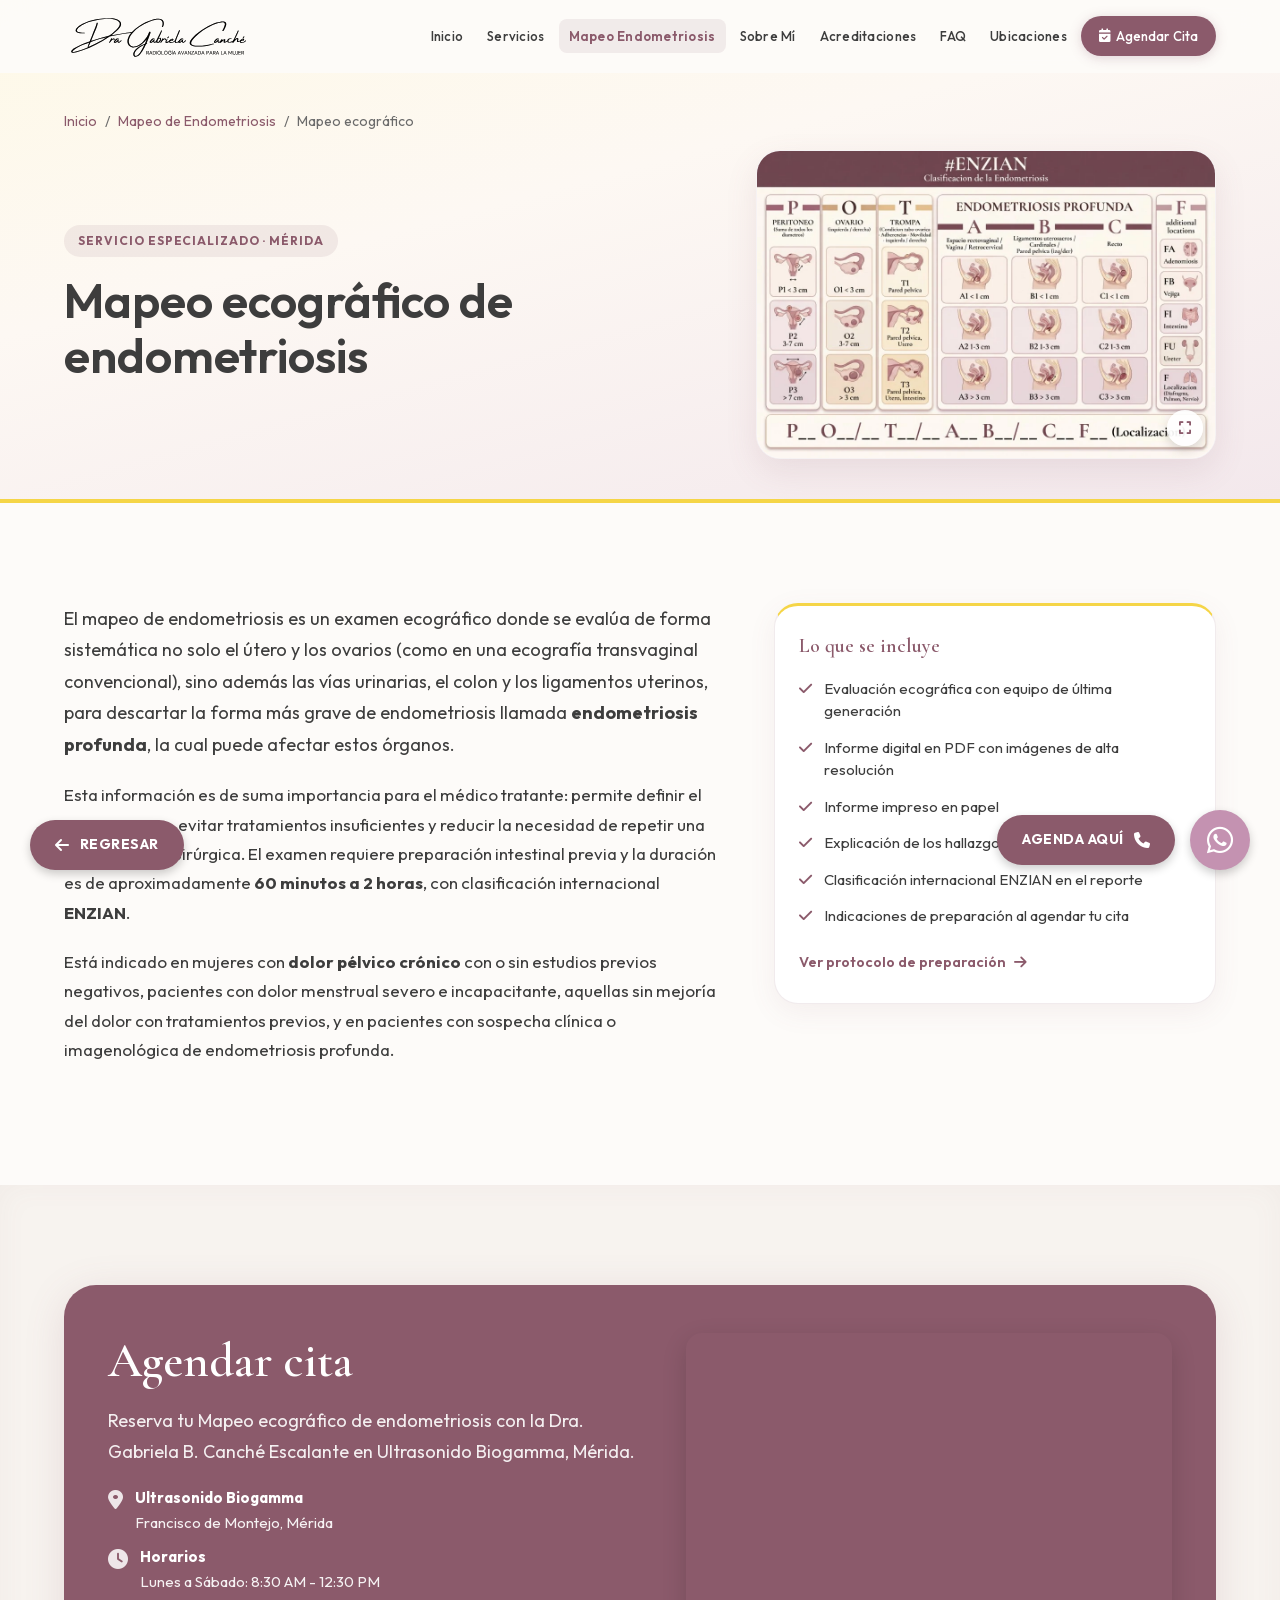
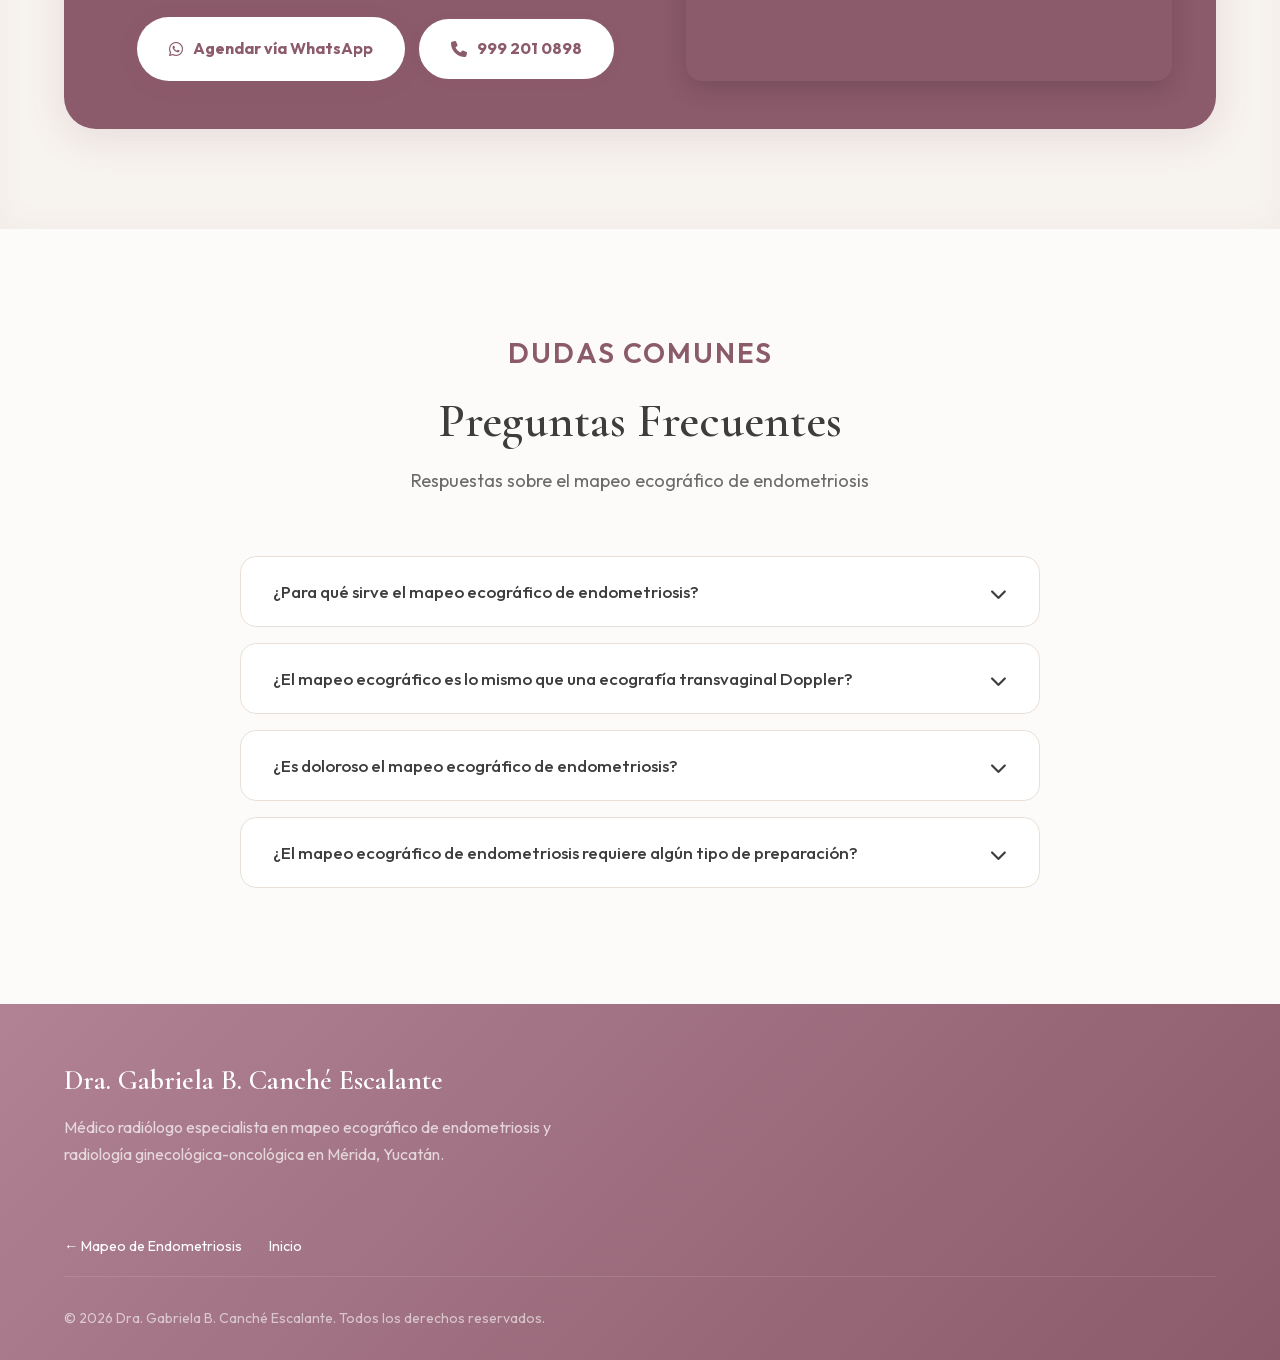
<file: mapeo-ecografico-de-endometriosis.html>
<!DOCTYPE html>
<html lang="es">

<head>
    <meta charset="utf-8">
    <meta name="viewport" content="width=device-width, initial-scale=1">
    <title>Mapeo ecográfico de endometriosis en Mérida | Dra. Gabriela B. Canché Escalante</title>
    <meta name="description"
        content="Mapeo ecográfico de endometriosis en Mérida: diagnóstico no invasivo de endometriosis profunda con protocolo ENZIAN. Indicaciones, preparación, qué incluye y agenda con la Dra. Gabriela B. Canché Escalante.">
    <meta name="author" content="Dra. Gabriela B. Canché Escalante">
    <meta name="robots" content="index, follow">
    <link rel="canonical" href="https://dragabrielacanche.com/mapeo-ecografico-de-endometriosis.html">
    <meta property="og:type" content="website">
    <meta property="og:url" content="https://dragabrielacanche.com/mapeo-ecografico-de-endometriosis.html">
    <meta property="og:title" content="Mapeo ecográfico de endometriosis en Mérida">
    <meta property="og:description"
        content="Estudio ecográfico sistemático para detectar endometriosis profunda sin cirugía. Clasificación ENZIAN con la Dra. Gabriela B. Canché Escalante.">
    <meta property="og:image" content="https://dragabrielacanche.com/recursos/servicios/mapeo-ecografico-enzian-classification.jpg">
    <meta property="og:image:width" content="1024">
    <meta property="og:image:height" content="686">
    <meta property="og:image:type" content="image/jpeg">
    <meta property="og:image:alt" content="Mapeo ecográfico de endometriosis con clasificación ENZIAN en Mérida">
    <meta property="og:locale" content="es_MX">

    <!-- Twitter -->
    <meta property="twitter:card" content="summary_large_image">
    <meta property="twitter:url" content="https://dragabrielacanche.com/mapeo-ecografico-de-endometriosis.html">
    <meta property="twitter:title" content="Mapeo ecográfico de endometriosis en Mérida">
    <meta property="twitter:description" content="Estudio ecográfico sistemático para detectar endometriosis profunda sin cirugía. Clasificación ENZIAN con la Dra. Gabriela B. Canché Escalante.">
    <meta property="twitter:image" content="https://dragabrielacanche.com/recursos/servicios/mapeo-ecografico-enzian-classification.jpg">
    <meta name="theme-color" content="#8B5A6B">
    <link rel="icon" type="image/svg+xml" href="favicon.svg">
    <link rel="icon" type="image/png" sizes="32x32" href="favicon-32x32.png">
    <link rel="apple-touch-icon" sizes="180x180" href="apple-touch-icon.png">
    <link rel="manifest" href="site.webmanifest">
    <link rel="preload" as="image" href="recursos/servicios/mapeo-ecografico-enzian-classification.webp" type="image/webp" fetchpriority="high">

    <script type="application/ld+json">
    {
        "@context": "https://schema.org",
        "@type": "MedicalWebPage",
        "name": "Mapeo ecográfico de endometriosis en Mérida",
        "description": "Información sobre el mapeo ecográfico de endometriosis: indicaciones, preparación, qué incluye el estudio y preguntas frecuentes.",
        "url": "https://dragabrielacanche.com/mapeo-ecografico-de-endometriosis.html",
        "inLanguage": "es-MX",
        "author": {
            "@type": "Physician",
            "name": "Dra. Gabriela B. Canché Escalante"
        },
        "breadcrumb": {
            "@type": "BreadcrumbList",
            "itemListElement": [
                { "@type": "ListItem", "position": 1, "name": "Inicio", "item": "https://dragabrielacanche.com/" },
                { "@type": "ListItem", "position": 2, "name": "Mapeo de Endometriosis", "item": "https://dragabrielacanche.com/mapeo-endometriosis.html" },
                { "@type": "ListItem", "position": 3, "name": "Mapeo ecográfico de endometriosis", "item": "https://dragabrielacanche.com/mapeo-ecografico-de-endometriosis.html" }
            ]
        },
        "mainEntity": {
            "@type": "MedicalProcedure",
            "name": "Mapeo ecográfico de endometriosis",
            "procedureType": "http://schema.org/DiagnosticProcedure",
            "description": "Examen ecográfico sistemático que evalúa útero, ovarios, vías urinarias, colon y ligamentos uterinos para detectar endometriosis profunda.",
            "provider": {
                "@type": "Physician",
                "name": "Dra. Gabriela B. Canché Escalante"
            }
        }
    }
    </script>

    <script type="application/ld+json">
    {
        "@context": "https://schema.org",
        "@type": "FAQPage",
        "mainEntity": [
            {
                "@type": "Question",
                "name": "¿Para qué sirve el mapeo ecográfico de endometriosis?",
                "acceptedAnswer": {
                    "@type": "Answer",
                    "text": "Sirve para diagnosticar la endometriosis de forma no invasiva y determinar la extensión de la enfermedad. La endometriosis profunda puede afectar vejiga, uréteres, riñones, recto, colon y otros órganos; conocer esa extensión orienta mejor el tratamiento y evita intervenciones insuficientes."
                }
            },
            {
                "@type": "Question",
                "name": "¿El mapeo ecográfico es lo mismo que una ecografía transvaginal Doppler?",
                "acceptedAnswer": {
                    "@type": "Answer",
                    "text": "No es lo mismo. Una ecografía transvaginal convencional se limita al útero y los ovarios. El mapeo ecográfico requiere preparación intestinal, combina vía transvaginal y abdominal, y evalúa además vejiga, uréteres, recto, colon sigmoides, vagina, ligamentos uterinos y riñones."
                }
            },
            {
                "@type": "Question",
                "name": "¿Es doloroso el mapeo ecográfico de endometriosis?",
                "acceptedAnswer": {
                    "@type": "Answer",
                    "text": "Normalmente es un procedimiento bien tolerable para la mayoría de las pacientes, salvo inflamación pélvica severa. Por este motivo no es aconsejable realizarlo durante los días de la menstruación."
                }
            },
            {
                "@type": "Question",
                "name": "¿El mapeo ecográfico de endometriosis requiere algún tipo de preparación?",
                "acceptedAnswer": {
                    "@type": "Answer",
                    "text": "Sí. Se indica preparación intestinal 24 horas antes: dieta blanda, laxante suave la noche previa y ayuno de 4 horas el día del estudio, con vejiga medianamente llena. Las indicaciones detalladas se proporcionan al agendar la cita."
                }
            }
        ]
    }
    </script>

    <link rel="preconnect" href="https://cdnjs.cloudflare.com" crossorigin>
    <link rel="stylesheet" href="./recursos/fonts/fonts.css">
    <link rel="stylesheet" href="https://cdnjs.cloudflare.com/ajax/libs/font-awesome/6.4.2/css/all.min.css" integrity="sha512-z3gLpd7yknf1YoNbCzqRKc4qyor8gaKU1qmn+CShxbuBusANI9QpRohGBreCFkKxLhei6S9CQXFEbbKuqLg0DA==" crossorigin="anonymous" referrerpolicy="no-referrer">
    <link rel="stylesheet" href="styles.css?v=9.2">
</head>

<body class="page-mapeo page-service-detail">
    <a href="mapeo-endometriosis.html" class="float-btn back-float" aria-label="Regresar a servicios">
        <i class="fas fa-arrow-left"></i>
        <span>REGRESAR</span>
    </a>
    <div class="floating-buttons">
        <span class="floating-buttons__label" aria-hidden="true">AGENDA AQUÍ</span>
        <a href="tel:9992010898" class="float-btn call-float" aria-label="Llamar para agendar cita">
            <span>AGENDA AQUÍ</span>
            <i class="fas fa-phone"></i>
        </a>
        <a href="https://wa.me/529992010898?text=Hola!%20Quiero%20agendar%20un%20Mapeo%20ecogr%C3%A1fico%20de%20endometriosis." class="float-btn whatsapp-float" target="_blank" rel="noopener" aria-label="Contactar por WhatsApp">
            <i class="fab fa-whatsapp"></i>
        </a>
    </div>

    <header class="header scrolled" id="header">
        <div class="container">
            <div class="header-content">
                <a href="index.html" class="logo">
                    <img src="./recursos/firmadragaby..svg" alt="Dra. Gabriela B. Canché Escalante" width="200" height="60">
                </a>
                <nav class="nav" id="nav" aria-label="Navegación principal">
                    <a href="index.html#inicio" class="nav-link">Inicio</a>
                    <a href="index.html#servicios" class="nav-link">Servicios</a>
                    <a href="mapeo-endometriosis.html" class="nav-link active">Mapeo Endometriosis</a>
                    <a href="mapeo-endometriosis.html#sobre-mi" class="nav-link">Sobre Mí</a>
                    <a href="mapeo-endometriosis.html#acreditaciones" class="nav-link">Acreditaciones</a>
                    <a href="mapeo-endometriosis.html#faq" class="nav-link">FAQ</a>
                    <a href="#ubicaciones" class="nav-link">Ubicaciones</a>
                    <a href="https://wa.me/529992010898?text=Hola!%20Quiero%20agendar%20un%20Mapeo%20ecogr%C3%A1fico%20de%20endometriosis." target="_blank" rel="noopener" class="btn btn-primary nav-btn">
                        <i class="fas fa-calendar-check"></i> Agendar Cita
                    </a>
                </nav>
                <button class="mobile-menu-btn" id="mobileMenuBtn" aria-label="Abrir menú de navegación" aria-expanded="false" aria-controls="nav">
                    <i class="fas fa-bars"></i>
                </button>
            </div>
        </div>
    </header>

    <main>
        <section class="service-detail-hero">
            <div class="container">
                <nav class="service-detail-breadcrumb" aria-label="Ruta de navegación">
                    <a href="index.html">Inicio</a>
                    <span aria-hidden="true">/</span>
                    <a href="mapeo-endometriosis.html">Mapeo de Endometriosis</a>
                    <span aria-hidden="true">/</span>
                    <span aria-current="page">Mapeo ecográfico</span>
                </nav>
                <div class="service-detail-hero__row">
                    <div class="service-detail-hero__text">
                        <span class="service-detail-label">Servicio especializado · Mérida</span>
                        <h1 class="service-detail-title">Mapeo ecográfico de endometriosis</h1>
                    </div>
                    <figure class="service-detail-hero__media">
                        <button type="button" class="service-detail-hero__expand js-lightbox-trigger"
                            aria-label="Ampliar infografía: clasificación ENZIAN de endometriosis">
                            <img src="recursos/servicios/mapeo-ecografico-enzian-classification.webp"
                                alt="Infografía #ENZIAN — Clasificación de la endometriosis peritoneal, ovárica, tubárica y profunda"
                                width="1024" height="686" loading="eager" decoding="async">
                            <span class="service-detail-hero__expand-hint" aria-hidden="true">
                                <i class="fas fa-expand"></i>
                            </span>
                        </button>
                    </figure>
                </div>
            </div>
        </section>

        <section class="section service-detail-intro">
            <div class="container service-detail-layout">
                <div class="service-detail-content">
                    <p class="service-detail-lead">
                        El mapeo de endometriosis es un examen ecográfico donde se evalúa de forma sistemática no solo el útero y los ovarios (como en una ecografía transvaginal convencional), sino además las vías urinarias, el colon y los ligamentos uterinos, para descartar la forma más grave de endometriosis llamada <strong>endometriosis profunda</strong>, la cual puede afectar estos órganos.
                    </p>
                    <p>
                        Esta información es de suma importancia para el médico tratante: permite definir el mejor manejo, evitar tratamientos insuficientes y reducir la necesidad de repetir una intervención quirúrgica. El examen requiere preparación intestinal previa y la duración es de aproximadamente <strong>60 minutos a 2 horas</strong>, con clasificación internacional <strong>ENZIAN</strong>.
                    </p>
                    <p>
                        Está indicado en mujeres con <strong>dolor pélvico crónico</strong> con o sin estudios previos negativos, pacientes con dolor menstrual severo e incapacitante, aquellas sin mejoría del dolor con tratamientos previos, y en pacientes con sospecha clínica o imagenológica de endometriosis profunda.
                    </p>
                </div>
                <aside class="service-detail-aside">
                    <div class="service-detail-aside-card">
                        <h2>Lo que se incluye</h2>
                        <ul class="service-detail-includes">
                            <li><i class="fas fa-check"></i> Evaluación ecográfica con equipo de última generación</li>
                            <li><i class="fas fa-check"></i> Informe digital en PDF con imágenes de alta resolución</li>
                            <li><i class="fas fa-check"></i> Informe impreso en papel</li>
                            <li><i class="fas fa-check"></i> Explicación de los hallazgos ecográficos al finalizar</li>
                            <li><i class="fas fa-check"></i> Clasificación internacional ENZIAN en el reporte</li>
                            <li><i class="fas fa-check"></i> Indicaciones de preparación al agendar tu cita</li>
                        </ul>
                        <a href="mapeo-endometriosis.html#preparacion" class="service-detail-link">Ver protocolo de preparación <i class="fas fa-arrow-right"></i></a>
                    </div>
                </aside>
            </div>
        </section>

        <section class="section section-alt service-detail-cta" id="ubicaciones">
            <div class="container">
                <div class="cta-banner service-detail-cta-box service-detail-cta-box--with-map">
                    <div class="service-detail-cta-box__content">
                        <h2>Agendar cita</h2>
                        <p>Reserva tu Mapeo ecográfico de endometriosis con la Dra. Gabriela B. Canché Escalante en Ultrasonido Biogamma, Mérida.</p>
                        <div class="service-detail-cta-box__location">
                            <div class="location-item">
                                <i class="fas fa-map-marker-alt"></i>
                                <div>
                                    <strong>Ultrasonido Biogamma</strong>
                                    Francisco de Montejo, Mérida
                                </div>
                            </div>
                            <div class="location-item">
                                <i class="fas fa-clock"></i>
                                <div>
                                    <strong>Horarios</strong>
                                    Lunes a Sábado: 8:30 AM - 12:30 PM
                                </div>
                            </div>
                        </div>
                        <div class="cta-phones">
                            <a href="https://wa.me/529992010898?text=Hola!%20Quiero%20agendar%20un%20Mapeo%20ecogr%C3%A1fico%20de%20endometriosis." target="_blank" rel="noopener" class="btn btn-primary btn--on-accent">
                                <i class="fab fa-whatsapp"></i> Agendar vía WhatsApp
                            </a>
                            <a href="tel:9992010898" class="btn btn-secondary btn--on-accent">
                                <i class="fas fa-phone"></i> 999 201 0898
                            </a>
                        </div>
                    </div>
                    <div class="service-detail-cta-box__map location-map">
                        <iframe
                            src="https://www.google.com/maps/embed?pb=!1m18!1m12!1m3!1d3723.834309323663!2d-89.64163150000002!3d21.039314700000002!2m3!1f0!2f0!3f0!3m2!1i1024!2i768!4f13.1!3m3!1m2!1s0x8f5675a2d10d0371%3A0x4ec875aa60bc1566!2sUltrasonido%20Biogamma!5e0!3m2!1sen!2smx!4v1766274707996!5m2!1sen!2smx"
                            width="100%" height="100%" style="border:0;" allowfullscreen="" loading="lazy"
                            referrerpolicy="no-referrer-when-downgrade"
                            title="Mapa de Ultrasonido Biogamma en Francisco de Montejo, Mérida"></iframe>
                    </div>
                </div>
            </div>
        </section>

        <section class="section" id="faq">
            <div class="container">
                <div class="section-header">
                    <span class="section-label">Dudas Comunes</span>
                    <h2 class="section-title">Preguntas Frecuentes</h2>
                    <p class="section-description">Respuestas sobre el mapeo ecográfico de endometriosis</p>
                </div>

                <div class="faq-container">
                    <div class="faq-item">
                        <h3 style="margin: 0; padding: 0; font-size: inherit; font-weight: inherit;">
                            <button class="faq-question" type="button">
                                ¿Para qué sirve el mapeo ecográfico de endometriosis?
                                <i class="fas fa-chevron-down"></i>
                            </button>
                        </h3>
                        <div class="faq-answer">
                            <div class="faq-answer-content">
                                <p style="margin: 0;">Sirve para hacer el diagnóstico de forma no invasiva (sin cirugía) y determinar la extensión de la enfermedad. La endometriosis más avanzada puede afectar otros órganos como vejiga, uréteres, riñones, recto y colon: es lo que se denomina endometriosis profunda. Alrededor del 20% de pacientes con endometriosis pueden tener endometriosis profunda, por lo que es importante determinar la extensión para orientar mejor el tratamiento.</p>
                            </div>
                        </div>
                    </div>

                    <div class="faq-item">
                        <h3 style="margin: 0; padding: 0; font-size: inherit; font-weight: inherit;">
                            <button class="faq-question" type="button">
                                ¿El mapeo ecográfico es lo mismo que una ecografía transvaginal Doppler?
                                <i class="fas fa-chevron-down"></i>
                            </button>
                        </h3>
                        <div class="faq-answer">
                            <div class="faq-answer-content">
                                <p style="margin: 0;">No es lo mismo. Una ecografía transvaginal Doppler es un procedimiento limitado a la evaluación del útero y de los ovarios. El mapeo ecográfico de endometriosis se realiza con preparación intestinal previa, se hace de forma combinada por vía transvaginal y abdominal, y evalúa además la vejiga, los uréteres, el recto y colon sigmoides, la vagina, los ligamentos uterinos y los riñones.</p>
                            </div>
                        </div>
                    </div>

                    <div class="faq-item">
                        <h3 style="margin: 0; padding: 0; font-size: inherit; font-weight: inherit;">
                            <button class="faq-question" type="button">
                                ¿Es doloroso el mapeo ecográfico de endometriosis?
                                <i class="fas fa-chevron-down"></i>
                            </button>
                        </h3>
                        <div class="faq-answer">
                            <div class="faq-answer-content">
                                <p style="margin: 0;">Normalmente es un procedimiento bien tolerable para la mayoría de las pacientes, salvo que exista una inflamación muy severa de la pelvis. Por este motivo no es aconsejable realizarlo durante los días de la menstruación.</p>
                            </div>
                        </div>
                    </div>

                    <div class="faq-item">
                        <h3 style="margin: 0; padding: 0; font-size: inherit; font-weight: inherit;">
                            <button class="faq-question" type="button">
                                ¿El mapeo ecográfico de endometriosis requiere algún tipo de preparación?
                                <i class="fas fa-chevron-down"></i>
                            </button>
                        </h3>
                        <div class="faq-answer">
                            <div class="faq-answer-content">
                                <p style="margin: 0;">Sí. Para realizar el mapeo ecográfico se indica una preparación intestinal 24 horas antes del estudio: dieta blanda, laxante suave la noche previa, ayuno de 4 horas el día del examen y vejiga medianamente llena. Las indicaciones detalladas se proporcionan al momento de agendar la cita. <a href="mapeo-endometriosis.html#preparacion">Ver preparación completa</a>.</p>
                            </div>
                        </div>
                    </div>
                </div>
            </div>
        </section>
    </main>

    <footer class="footer">
        <div class="container">
            <div class="footer-content">
                <div class="footer-brand">
                    <h3>Dra. Gabriela B. Canché Escalante</h3>
                    <p>Médico radiólogo especialista en mapeo ecográfico de endometriosis y radiología ginecológica-oncológica en Mérida, Yucatán.</p>
                </div>
            </div>
            <div class="footer-nav" style="margin-bottom: 1rem;">
                <a href="mapeo-endometriosis.html" style="color: #ffffff; margin-right: 1.5rem; text-decoration: none; font-size: 0.9rem;">← Mapeo de Endometriosis</a>
                <a href="index.html" style="color: #ffffff; text-decoration: none; font-size: 0.9rem;">Inicio</a>
            </div>
            <div class="footer-bottom" data-nosnippet>
                <p>&copy; 2026 Dra. Gabriela B. Canché Escalante. Todos los derechos reservados.</p>
            </div>
        </div>
    </footer>

    <div id="lightbox" class="lightbox" role="dialog" aria-modal="true" aria-hidden="true" aria-label="Imagen ampliada">
        <button type="button" class="lightbox-close" aria-label="Cerrar imagen">&times;</button>
        <figure class="lightbox-figure">
            <img class="lightbox-content" id="lightbox-img" alt="">
            <figcaption id="lightbox-caption" class="lightbox-caption"></figcaption>
        </figure>
    </div>

    <script src="security.js" defer></script>
    <script src="script.js?v=9.2" defer></script>
</body>

</html>
</file>
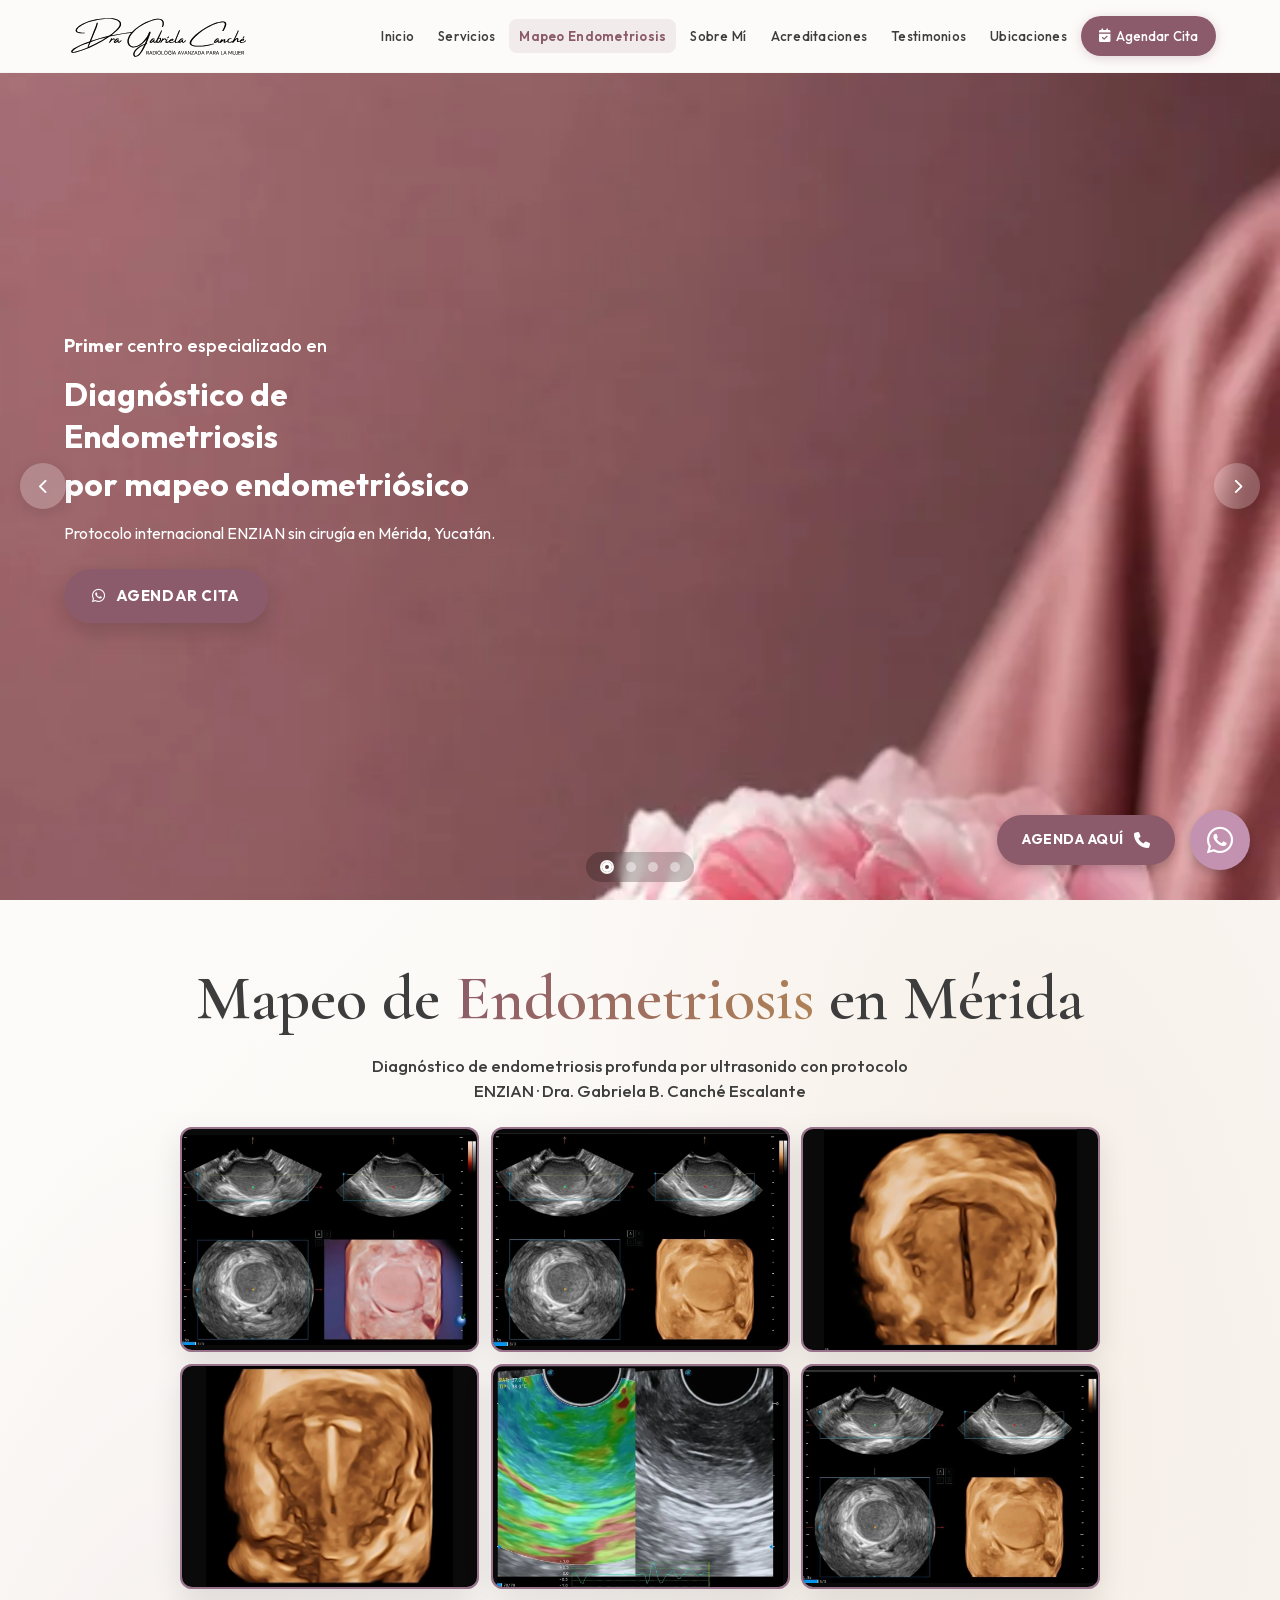
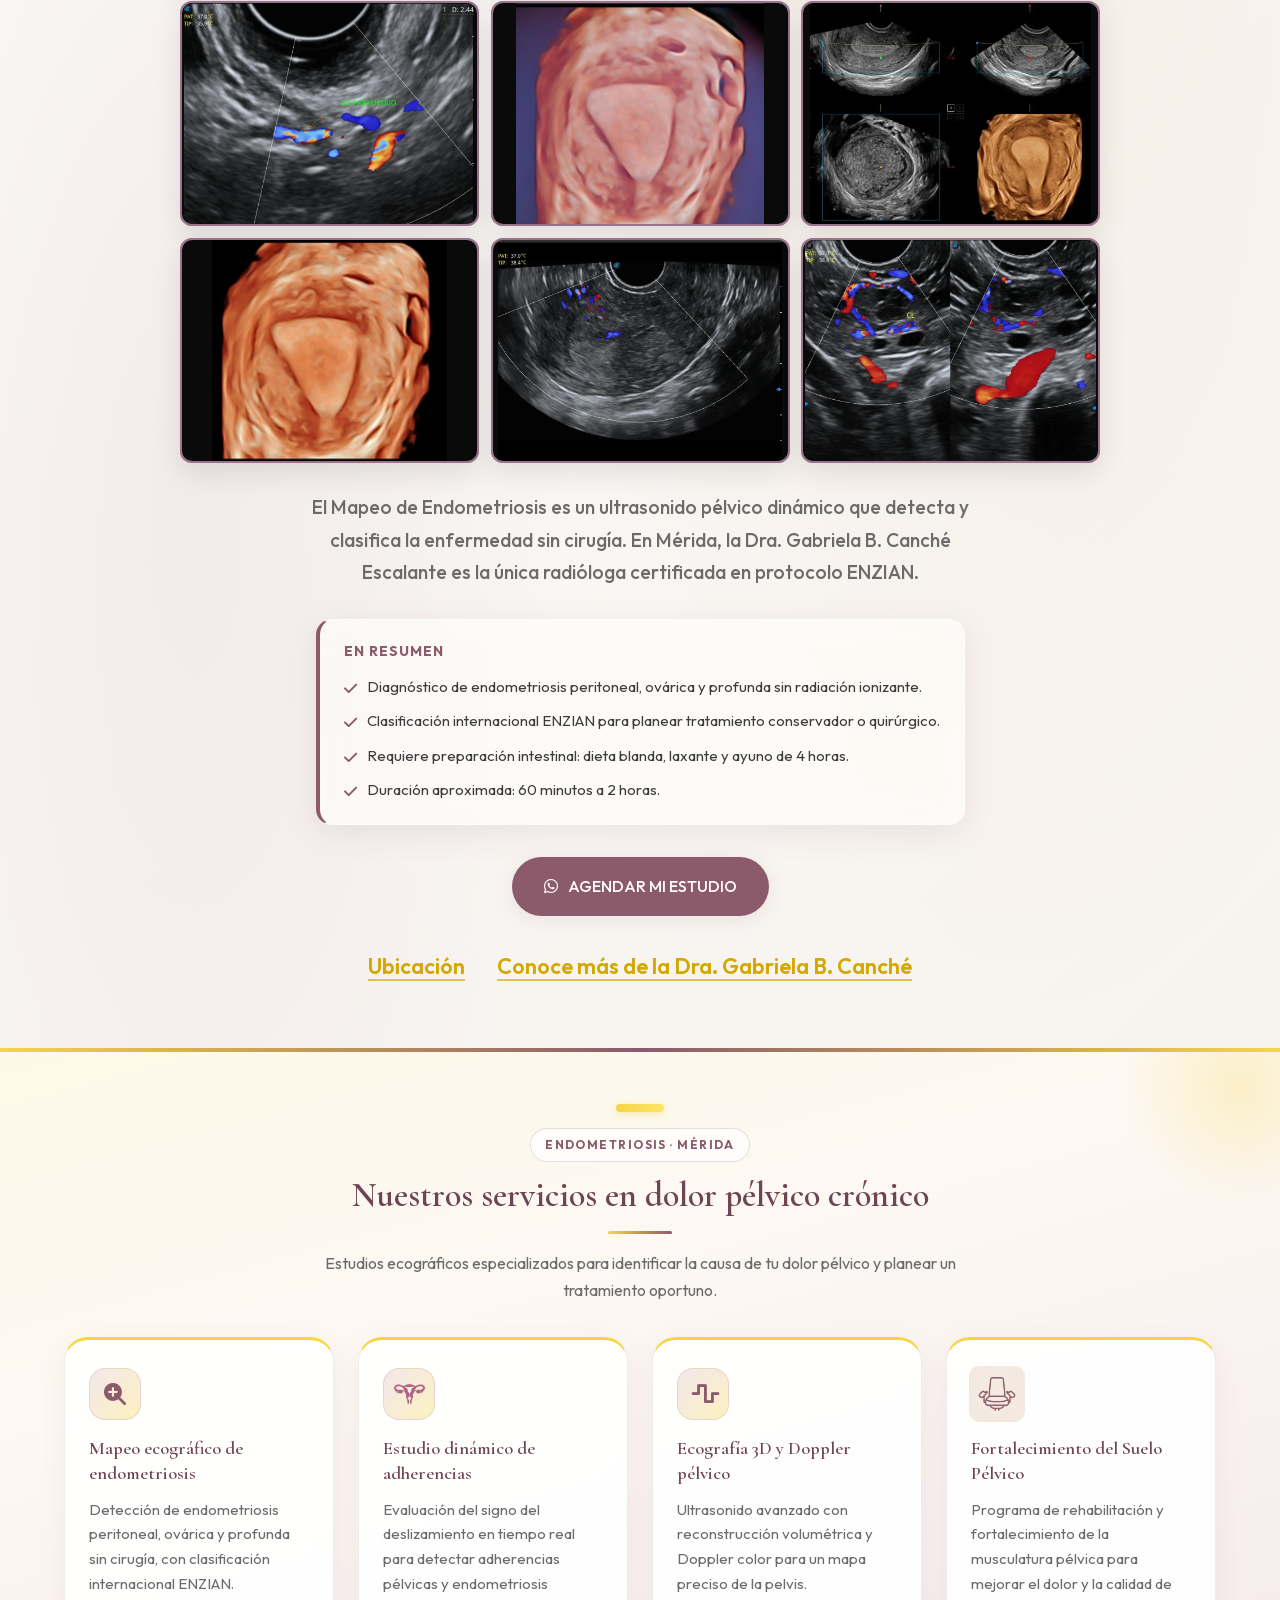
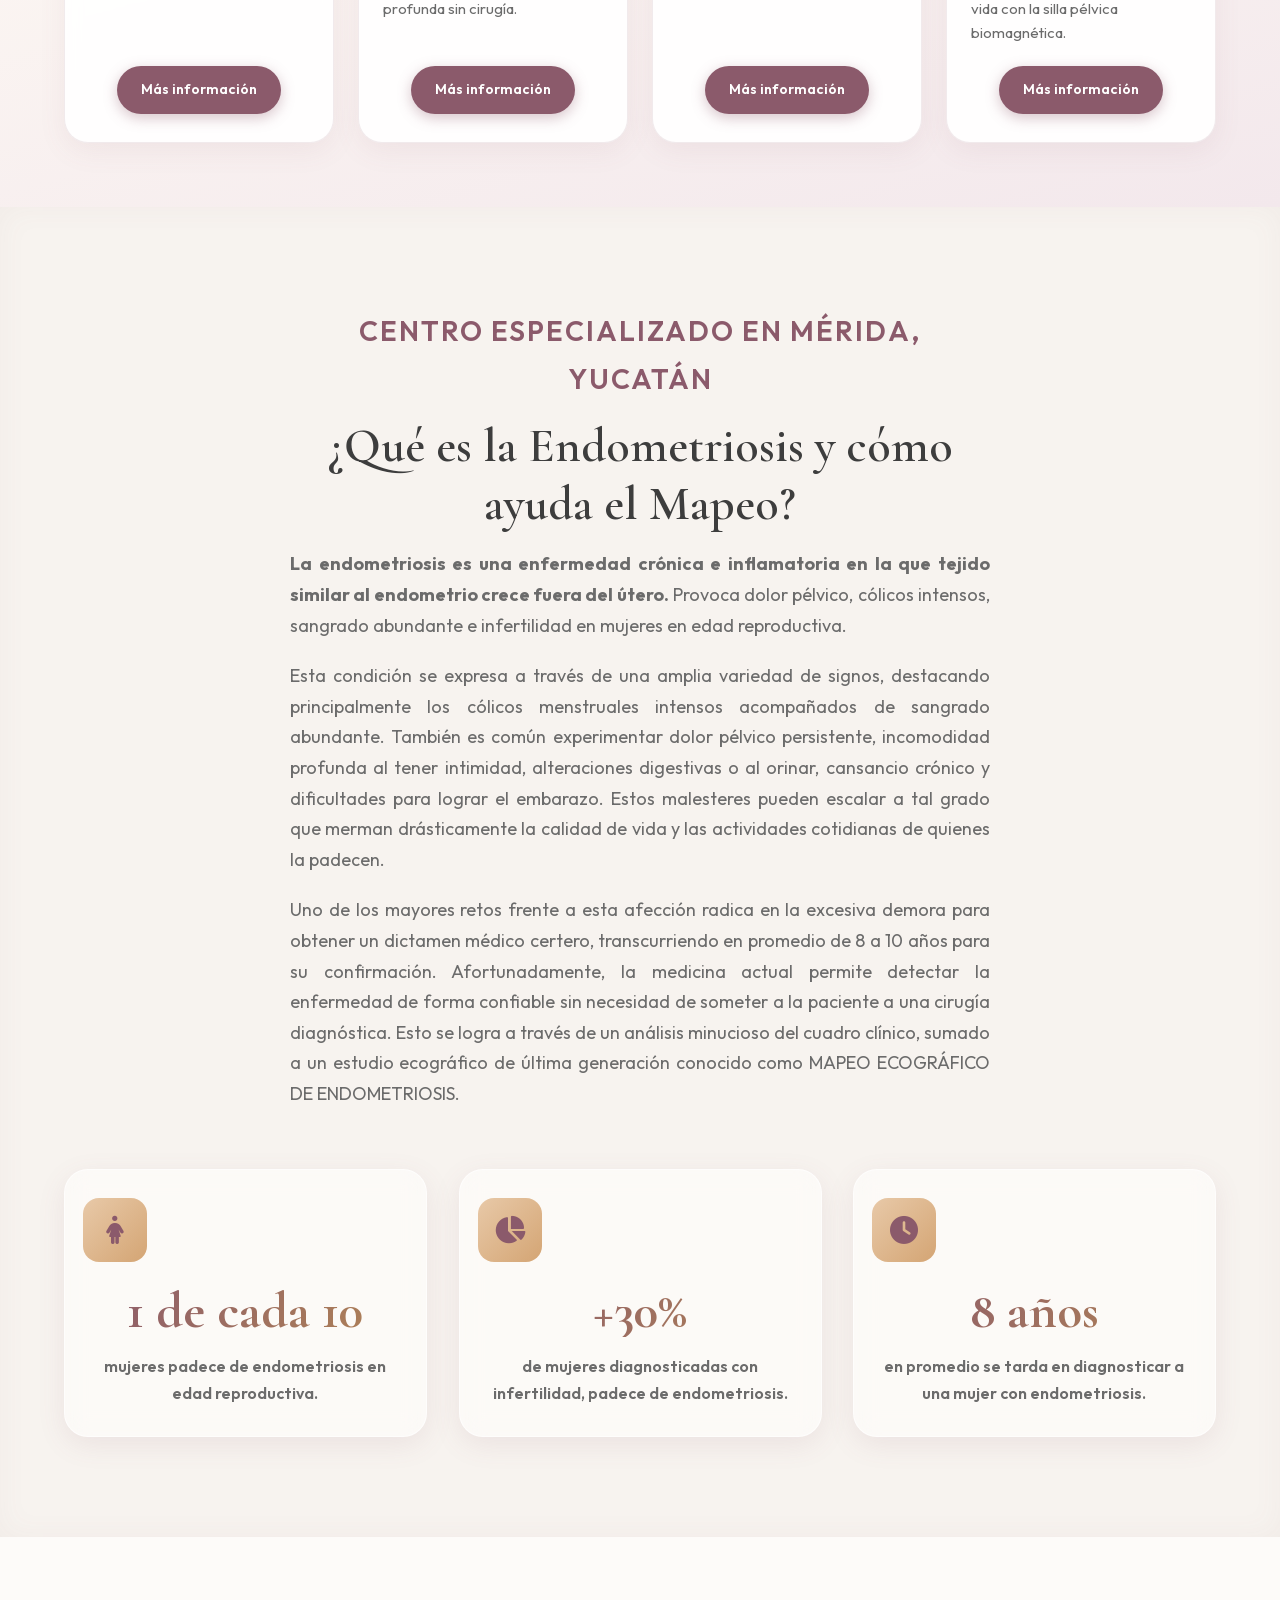
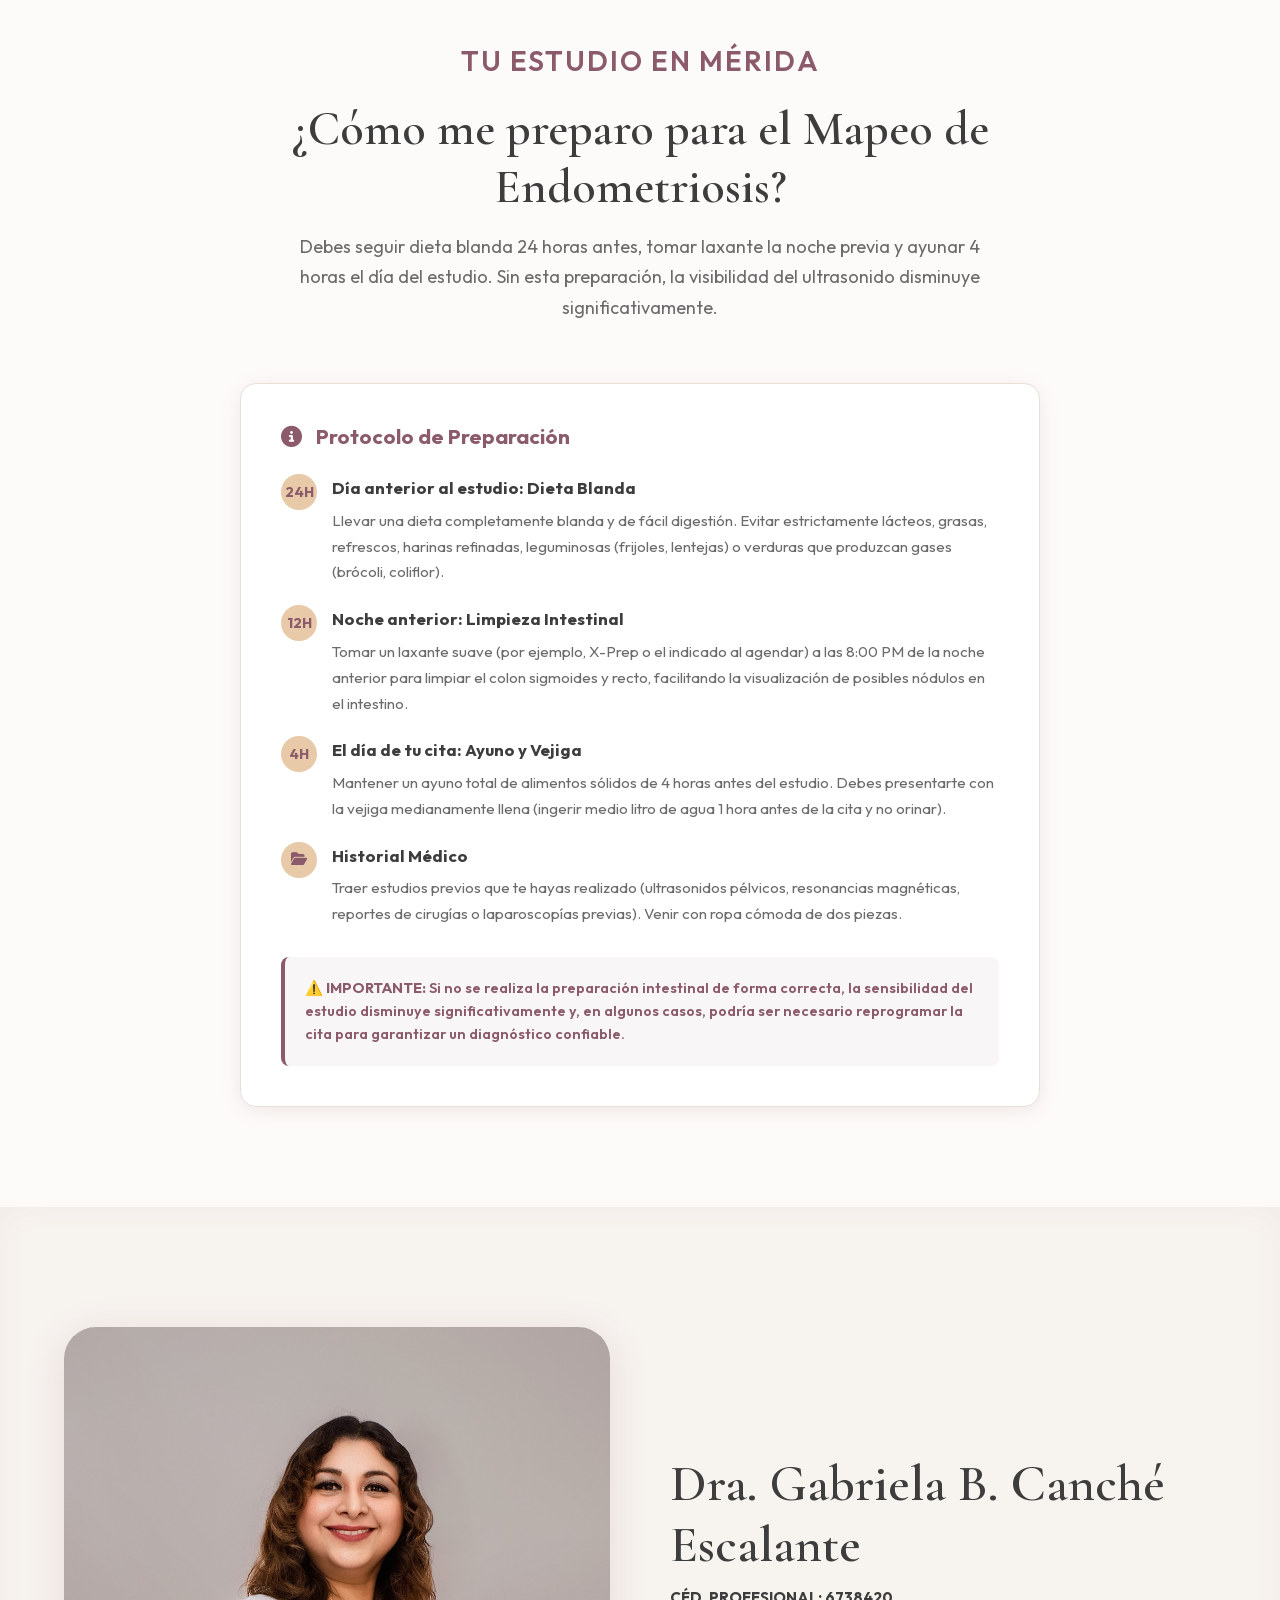
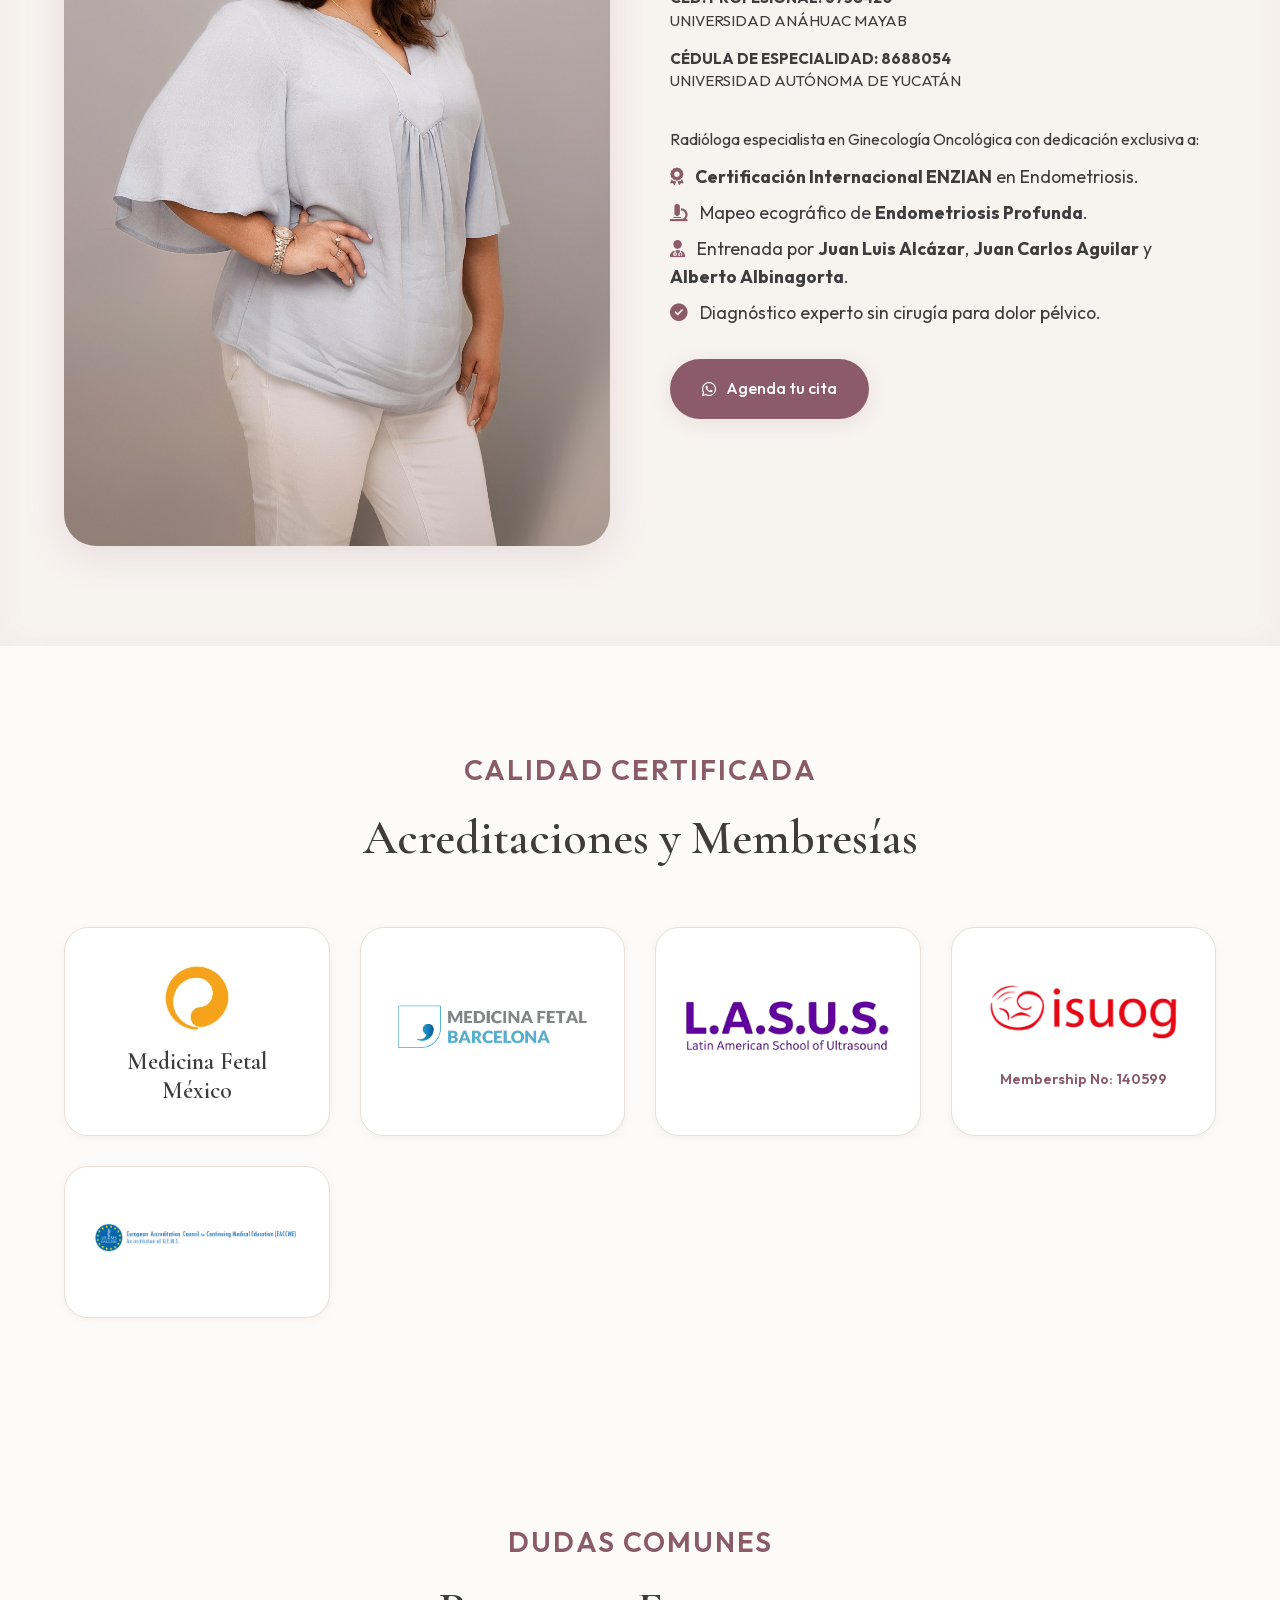
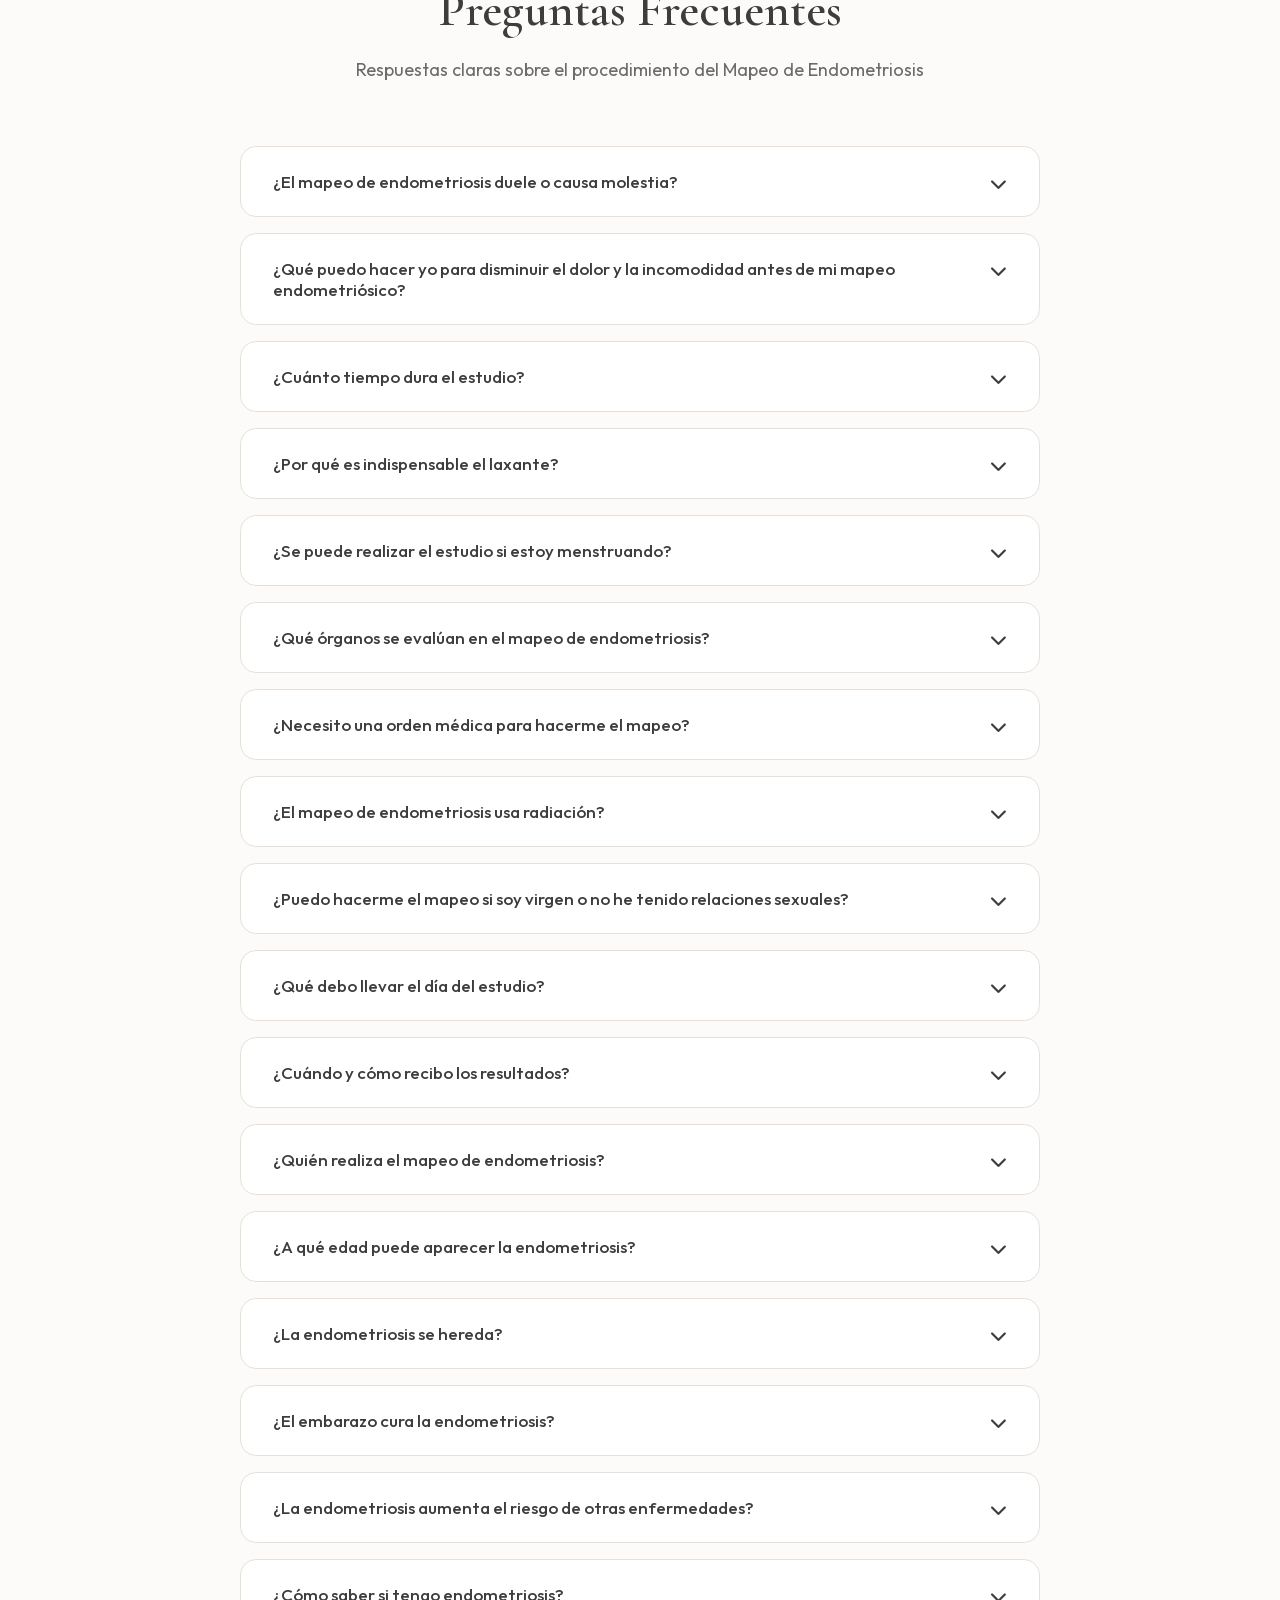
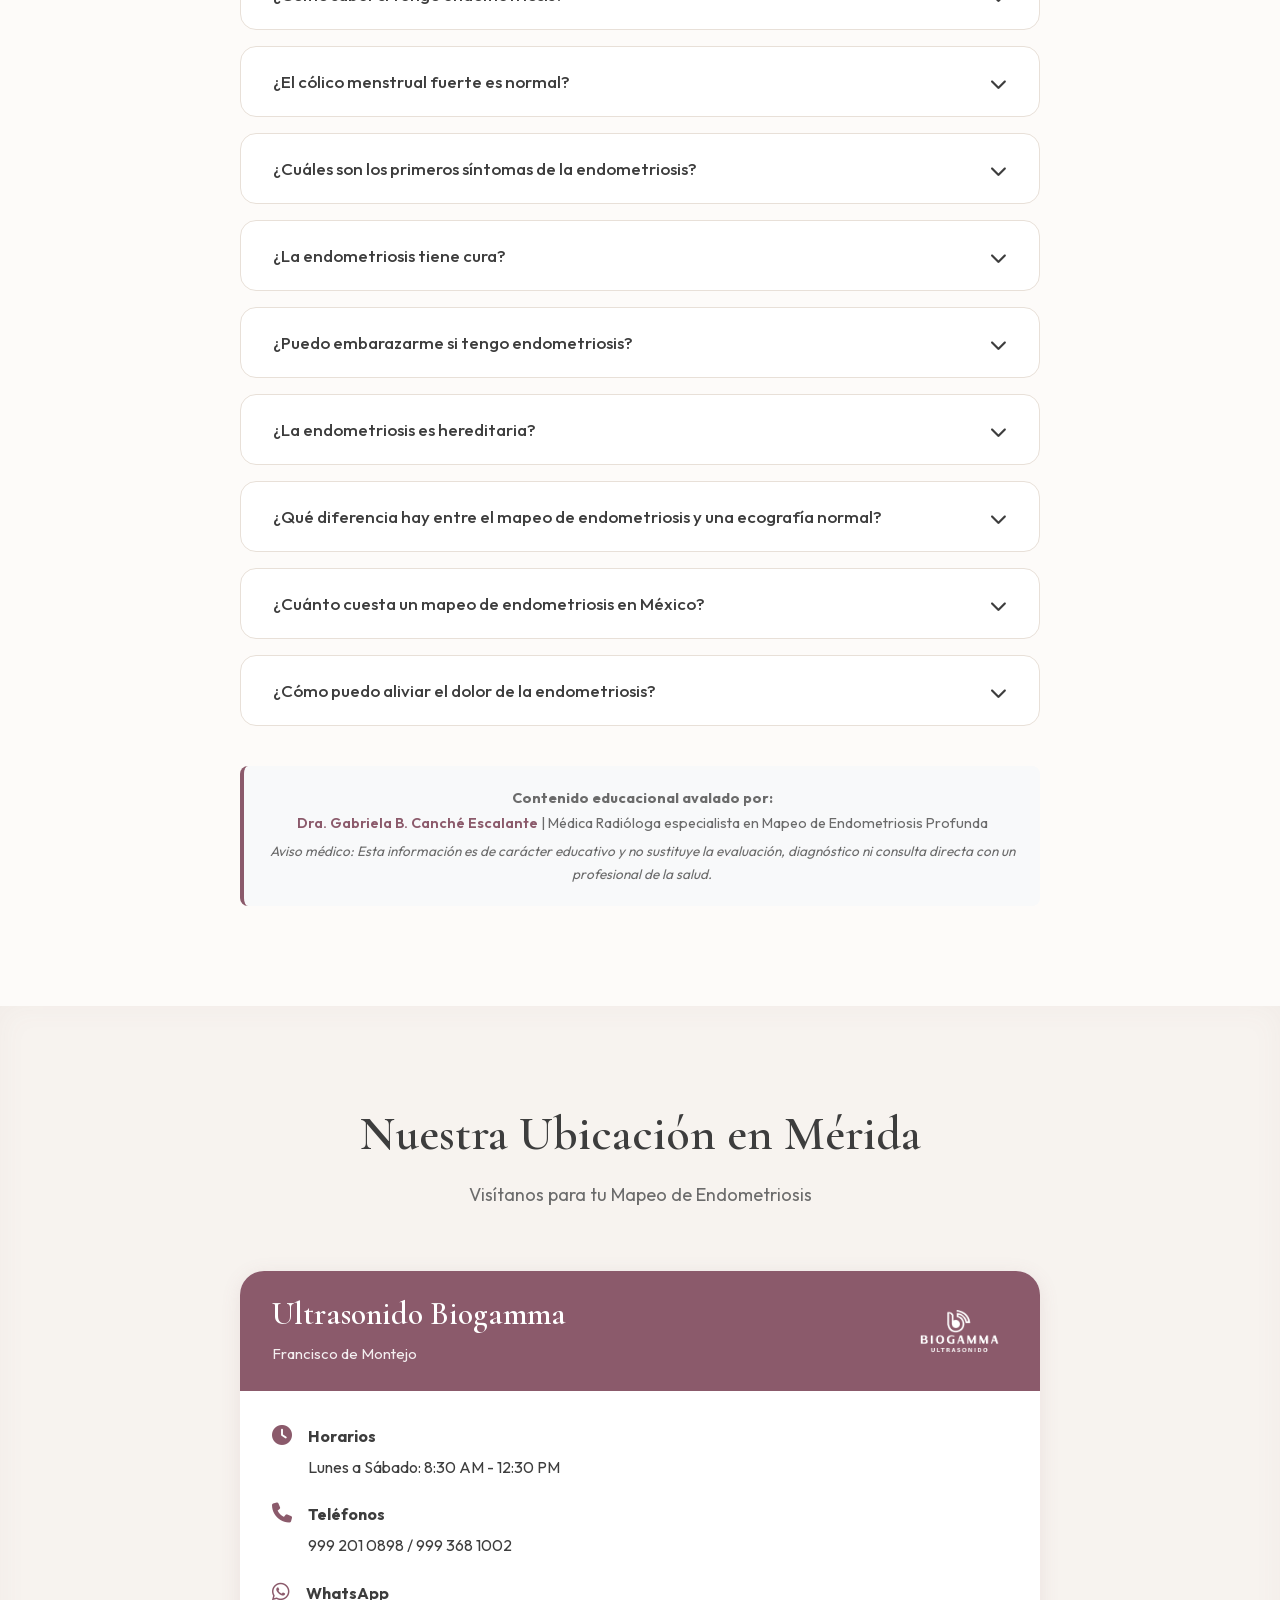
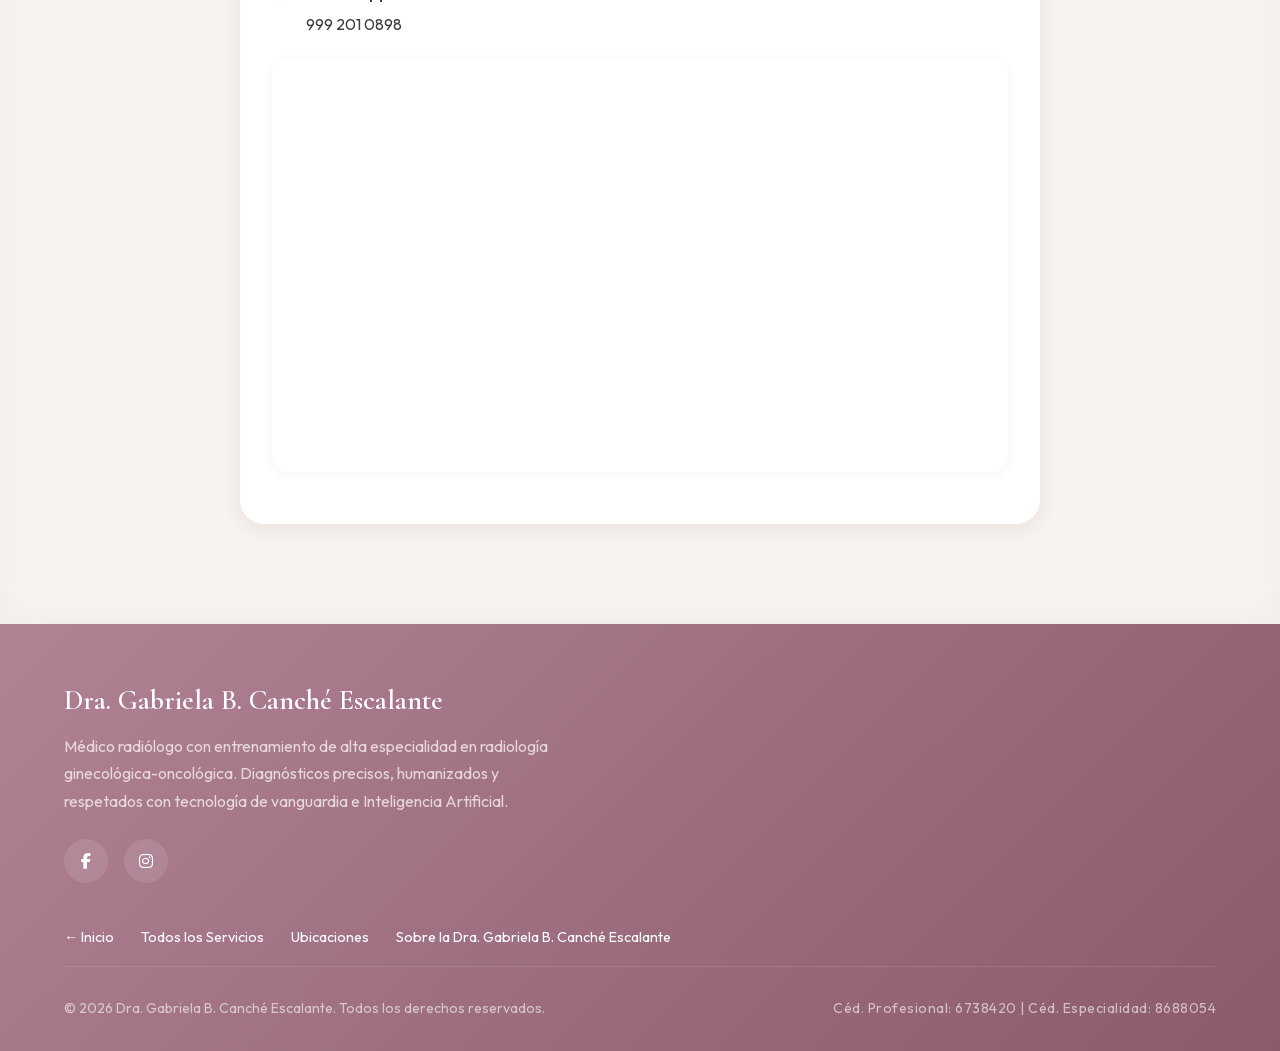
<file: mapeo-endometriosis.html>
<!DOCTYPE html>
<html lang="es">

<head>
    <meta charset="utf-8">
    <meta name="viewport" content="width=device-width, initial-scale=1">
    <!-- SEO Primary Meta Tags -->
    <title>Mapeo de Endometriosis en Mérida | Dra. Gabriela B. Canché Escalante</title>
    <meta name="description"
        content="Mapeo de Endometriosis en Mérida con la Dra. Gabriela B. Canché Escalante. Diagnóstico ENZIAN sin cirugía para dolor pélvico. Preparación, indicaciones y agenda: 999 201 0898.">
    <meta name="author" content="Dra. Gabriela B. Canché Escalante">
    <meta name="robots" content="index, follow">
    <meta name="language" content="Spanish">
    <meta name="keywords" content="mapeo endometriosis Mérida, endometriosis profunda Mérida, ENZIAN endometriosis, ultrasonido endometriosis Mérida, diagnóstico endometriosis sin cirugía, dolor pélvico crónico Mérida, endometrioma ovárico, Dra. Gabriela B. Canché Escalante endometriosis, preparación mapeo endometriosis">
    <meta name="geo.region" content="MX-YUC">
    <meta name="geo.placename" content="Mérida">
    <meta name="geo.position" content="21.039314;-89.641631">
    <meta name="ICBM" content="21.039314, -89.641631">
    <link rel="canonical" href="https://dragabrielacanche.com/mapeo-endometriosis.html">
    <!-- Preload LCP Hero Image -->
    <link rel="preload" href="./recursos/fotodra.jpeg" as="image" fetchpriority="high" type="image/jpeg">
    <link rel="alternate" hreflang="es-MX" href="https://dragabrielacanche.com/mapeo-endometriosis.html">
    <link rel="alternate" hreflang="x-default" href="https://dragabrielacanche.com/mapeo-endometriosis.html">
    <link rel="preconnect" href="https://cdnjs.cloudflare.com" crossorigin>

    <!-- Open Graph / Facebook -->
    <meta property="og:type" content="website">
    <meta property="og:url" content="https://dragabrielacanche.com/mapeo-endometriosis.html">
    <meta property="og:title" content="Mapeo de Endometriosis en Mérida | Dra. Gabriela B. Canché Escalante">
    <meta property="og:description"
        content="Única radióloga en Mérida certificada en Mapeo de Endometriosis profunda (ENZIAN). Preparación, indicaciones y diagnóstico por ultrasonido especializado.">
    <meta property="og:image" content="https://dragabrielacanche.com/recursos/fotodra.jpeg">
    <meta property="og:image:width" content="1067">
    <meta property="og:image:height" content="1600">
    <meta property="og:image:type" content="image/jpeg">
    <meta property="og:image:alt" content="Dra. Gabriela B. Canché Escalante, radióloga especialista en Mapeo de Endometriosis en Mérida">
    <meta property="og:locale" content="es_MX">
    <meta property="og:site_name" content="Dra. Gabriela B. Canché Escalante - Mapeo de Endometriosis">

    <!-- Twitter -->
    <meta property="twitter:card" content="summary_large_image">
    <meta property="twitter:url" content="https://dragabrielacanche.com/mapeo-endometriosis.html">
    <meta property="twitter:title" content="Mapeo de Endometriosis en Mérida | Dra. Gabriela B. Canché Escalante">
    <meta property="twitter:description"
        content="Única radióloga en Mérida certificada en Mapeo de Endometriosis profunda (ENZIAN). Preparación, indicaciones y diagnóstico por ultrasonido especializado.">
    <meta property="twitter:image" content="https://dragabrielacanche.com/recursos/fotodra.jpeg">

    <!-- Additional SEO Meta Tags -->
    <meta name="theme-color" content="#8B5A6B">
    <meta name="mobile-web-app-capable" content="yes">
    <meta name="apple-mobile-web-app-capable" content="yes">
    <meta name="apple-mobile-web-app-status-bar-style" content="default">
    <meta name="apple-mobile-web-app-title" content="Dra. Gabriela B. Canché Escalante">
    <meta name="format-detection" content="telephone=yes">

    <!-- Favicons -->
    <link rel="icon" type="image/svg+xml" href="favicon.svg">
    <link rel="icon" type="image/png" sizes="32x32" href="favicon-32x32.png">
    <link rel="icon" type="image/png" sizes="16x16" href="favicon-16x16.png">
    <link rel="apple-touch-icon" sizes="180x180" href="apple-touch-icon.png">
    <link rel="manifest" href="site.webmanifest">

    <!-- Schema.org MedicalWebPage -->
    <script type="application/ld+json">
    {
        "@context": "https://schema.org",
        "@type": "MedicalWebPage",
        "@id": "https://dragabrielacanche.com/mapeo-endometriosis.html",
        "url": "https://dragabrielacanche.com/mapeo-endometriosis.html",
        "name": "Mapeo de Endometriosis en Mérida | Dra. Gabriela B. Canché Escalante",
        "description": "Información completa sobre el Mapeo de Endometriosis profunda en Mérida. Diagnóstico preciso bajo protocolo y clasificación ENZIAN con la Dra. Gabriela B. Canché Escalante.",
        "inLanguage": "es-MX",
        "datePublished": "2025-01-01",
        "dateModified": "2026-06-26",
        "author": {
            "@type": "Physician",
            "name": "Dra. Gabriela B. Canché Escalante",
            "url": "https://dragabrielacanche.com"
        },
        "isPartOf": {
            "@id": "https://dragabrielacanche.com/#website"
        },
        "about": {
            "@type": "MedicalCondition",
            "name": "Endometriosis",
            "alternateName": ["Endometriosis profunda", "Endometriosis peritoneal", "Endometriosis ovárica"],
            "description": "Enfermedad ginecológica crónica en la que el tejido similar al endometrio crece fuera del útero, generando dolor pélvico crónico, dismenorrea e infertilidad.",
            "code": {
                "@type": "MedicalCode",
                "code": "N80",
                "codingSystem": "ICD-10"
            }
        },
        "mainEntity": {
            "@type": "MedicalProcedure",
            "name": "Mapeo de Endometriosis",
            "alternateName": ["Mapeo endometriósico", "Ultrasonido de endometriosis profunda"],
            "description": "Protocolo de ultrasonido pélvico transvaginal dinámico de alta especialidad que evalúa de forma exhaustiva la pelvis de la mujer para detectar focos de endometriosis peritoneal, ovárica y profunda.",
            "procedureType": "http://schema.org/DiagnosticProcedure",
            "followup": "Entrega de reporte escrito con clasificación ENZIAN para planificación quirúrgica o tratamiento médico.",
            "preparation": "Dieta blanda el día anterior, laxante la noche anterior, ayuno de 4 horas y vejiga semillena el día del estudio.",
            "howPerformed": "Ultrasonido transvaginal dinámico con movilidad controlada de órganos pélvicos en tiempo real. Duración aproximada: 60 minutos a 2 horas.",
            "provider": {
                "@type": "Physician",
                "name": "Dra. Gabriela B. Canché Escalante",
                "url": "https://dragabrielacanche.com"
            }
        },
        "breadcrumb": {
            "@type": "BreadcrumbList",
            "itemListElement": [
                {
                    "@type": "ListItem",
                    "position": 1,
                    "name": "Inicio",
                    "item": "https://dragabrielacanche.com"
                },
                {
                    "@type": "ListItem",
                    "position": 2,
                    "name": "Mapeo de Endometriosis",
                    "item": "https://dragabrielacanche.com/mapeo-endometriosis.html"
                }
            ]
        }
    }
    </script>

    <!-- Schema.org WebSite -->
    <script type="application/ld+json">
    {
        "@context": "https://schema.org",
        "@type": "WebSite",
        "@id": "https://dragabrielacanche.com/#website",
        "url": "https://dragabrielacanche.com",
        "name": "Dra. Gabriela B. Canché Escalante - Mapeo de Endometriosis",
        "publisher": {
            "@type": "Physician",
            "name": "Dra. Gabriela B. Canché Escalante"
        },
        "inLanguage": "es-MX"
    }
    </script>

        <!-- Schema.org JSON-LD Consolidados para AEO y SEO 2026 -->
    <script type="application/ld+json">
    {
      "@context": "https://schema.org",
      "@graph": [
        {
          "@type": "MedicalBusiness",
          "@id": "https://dragabrielacanche.com/#medicalbusiness",
          "name": "Dra. Gabriela B. Canché Escalante - Especialista en Mapeo Endometriósico",
          "url": "https://dragabrielacanche.com",
          "logo": "https://dragabrielacanche.com/recursos/biogamma_logo_new.webp",
          "image": "https://dragabrielacanche.com/recursos/fotodra.jpeg",
          "telephone": "+529992010898",
          "priceRange": "4017",
          "address": {
            "@type": "PostalAddress",
            "addressLocality": "Mérida",
            "addressRegion": "Yucatán",
            "addressCountry": "MX"
          },
          "medicalSpecialty": ["Radiology", "Gynecologic Oncology"]
        },
        {
          "@type": "MedicalProcedure",
          "@id": "https://dragabrielacanche.com/mapeo-endometriosis.html#procedure",
          "name": "Mapeo Endometriósico Profundo",
          "procedureType": "http://schema.org/DiagnosticProcedure",
          "description": "Estudio de ultrasonido transvaginal y abdominal dinámico y avanzado para la detección y estadificación de endometriosis profunda y adherencias pélvicas bajo el protocolo ENZIAN.",
          "provider": {"@id": "https://dragabrielacanche.com/#medicalbusiness"}
        },
        {
          "@type": "BreadcrumbList",
          "itemListElement": [
            {
              "@type": "ListItem",
              "position": 1,
              "name": "Inicio",
              "item": "https://dragabrielacanche.com"
            },
            {
              "@type": "ListItem",
              "position": 2,
              "name": "Mapeo Endometriósico",
              "item": "https://dragabrielacanche.com/mapeo-endometriosis.html"
            }
          ]
        }
      ]
    }
    </script>
    <!-- Schema.org FAQPage -->
    <script type="application/ld+json">
{
  "@context": "https://schema.org",
  "@type": "FAQPage",
  "mainEntity": [
    {
      "@type": "Question",
      "name": "¿El mapeo de endometriosis duele o causa molestia?",
      "acceptedAnswer": {
        "@type": "Answer",
        "text": "En general es un procedimiento bien tolerado por la mayoría de las pacientes. Puede haber cierta molestia si existe una inflamación pélvica importante, por lo que no se recomienda realizarlo durante los días de la menstruación."
      }
    },
    {
      "@type": "Question",
      "name": "¿Qué puedo hacer yo para disminuir el dolor y la incomodidad antes de mi mapeo endometriósico?",
      "acceptedAnswer": {
        "@type": "Answer",
        "text": "Una de las medidas más efectivas es relajar la musculatura del suelo pélvico, que tiende a tensarse con el dolor de la endometriosis y puede aumentar la incomodidad durante el estudio. Para ello recomendamos la silla biomagnética, una terapia de estimulación electromagnética funcional, cómoda, no invasiva e indolora, en la que la paciente permanece sentada y vestida mientras el equipo induce contracciones y relajación profunda de la musculatura pélvica. Esto ayuda a liberar la tensión, mejorar la coordinación del suelo pélvico y disminuir el dolor pélvico, de modo que llegues más relajada y el mapeo endometriósico resulte más cómodo y preciso. La silla biomagnética siempre debe aplicarse bajo indicación médica y está contraindicada durante el embarazo. Nosotros la tenemos."
      }
    },
    {
      "@type": "Question",
      "name": "¿Cuánto tiempo dura el estudio?",
      "acceptedAnswer": {
        "@type": "Answer",
        "text": "El mapeo de endometriosis dura aproximadamente entre 60 minutos y 2 horas, ya que se evalúan de forma sistemática todas las estructuras de la pelvis por vía transvaginal y abdominal."
      }
    },
    {
      "@type": "Question",
      "name": "¿Por qué es indispensable el laxante?",
      "acceptedAnswer": {
        "@type": "Answer",
        "text": "El laxante permite vaciar por completo el recto y el colon sigmoides. Si hay heces o burbujas de gas en estas zonas, se bloquea la señal del ultrasonido, lo cual imposibilita ver focos o nódulos de endometriosis adheridos a la pared externa del intestino."
      }
    },
    {
      "@type": "Question",
      "name": "¿Se puede realizar el estudio si estoy menstruando?",
      "acceptedAnswer": {
        "@type": "Answer",
        "text": "No es aconsejable realizar el mapeo durante los días de la menstruación, ya que la inflamación pélvica puede aumentar las molestias y dificultar la visualización de las lesiones. Lo ideal es agendarlo fuera del periodo."
      }
    },
    {
      "@type": "Question",
      "name": "¿Qué órganos se evalúan en el mapeo de endometriosis?",
      "acceptedAnswer": {
        "@type": "Answer",
        "text": "El mapeo evalúa el útero y los ovarios, y además la vejiga, los uréteres, el recto y el colon sigmoides, la vagina, los ligamentos uterinos y los riñones, para detectar focos de endometriosis profunda que una ecografía convencional no muestra."
      }
    },
    {
      "@type": "Question",
      "name": "¿Necesito una orden médica para hacerme el mapeo?",
      "acceptedAnswer": {
        "@type": "Answer",
        "text": "No es indispensable contar con una orden médica para agendar tu mapeo, pero sí es recomendable. En la mayoría de los casos se recomienda tener una indicación médica, ya que el estudio se solicita ante síntomas o sospecha de endometriosis y sus resultados guían el tratamiento. Si tienes dudas, contáctanos antes de agendar y te orientamos sobre los requisitos."
      }
    },
    {
      "@type": "Question",
      "name": "¿El mapeo de endometriosis usa radiación?",
      "acceptedAnswer": {
        "@type": "Answer",
        "text": "No. El mapeo se realiza con ultrasonido, por lo que no utiliza radiación ionizante ni contraste. Es un estudio seguro que puede repetirse cuando el especialista lo considere necesario."
      }
    },
    {
      "@type": "Question",
      "name": "¿Puedo hacerme el mapeo si soy virgen o no he tenido relaciones sexuales?",
      "acceptedAnswer": {
        "@type": "Answer",
        "text": "Conviene comentarlo al agendar la cita. El estudio combina la vía transvaginal y la abdominal; en algunos casos se adapta la técnica según el criterio del especialista para realizar la evaluación de forma respetuosa y cómoda."
      }
    },
    {
      "@type": "Question",
      "name": "¿Qué debo llevar el día del estudio?",
      "acceptedAnswer": {
        "@type": "Answer",
        "text": "Lleva tus estudios previos relacionados (ecografías, resonancias, informes ), la indicación médica si la tienes y haber seguido la preparación intestinal indicada. Se recomienda ropa cómoda."
      }
    },
    {
      "@type": "Question",
      "name": "¿Cuándo y cómo recibo los resultados?",
      "acceptedAnswer": {
        "@type": "Answer",
        "text": "Al finalizar, el especialista explica los hallazgos principales y posteriormente recibes un informe detallado con la localización, el tamaño y la profundidad de las lesiones, acompañado de imágenes de alta resolución."
      }
    },
    {
      "@type": "Question",
      "name": "¿Quién realiza el mapeo de endometriosis?",
      "acceptedAnswer": {
        "@type": "Answer",
        "text": "Debe realizarlo un profesional con formación específica en ecografía de endometriosis, ya que es un estudio dirigido y sistemático. La experiencia del especialista influye directamente en la precisión del diagnóstico."
      }
    },
    {
      "@type": "Question",
      "name": "¿A qué edad puede aparecer la endometriosis?",
      "acceptedAnswer": {
        "@type": "Answer",
        "text": "La endometriosis puede aparecer desde la adolescencia, con las primeras menstruaciones, y mantenerse durante toda la edad reproductiva. Por eso, un dolor menstrual intenso en jóvenes no debe normalizarse."
      }
    },
    {
      "@type": "Question",
      "name": "¿La endometriosis se hereda?",
      "acceptedAnswer": {
        "@type": "Answer",
        "text": "Existe un componente genético: tener una madre o hermana con endometriosis aumenta la probabilidad de presentarla. No es una herencia directa garantizada, pero sí un factor de riesgo a tener en cuenta."
      }
    },
    {
      "@type": "Question",
      "name": "¿El embarazo cura la endometriosis?",
      "acceptedAnswer": {
        "@type": "Answer",
        "text": "No. El embarazo puede aliviar temporalmente los síntomas en algunas mujeres por los cambios hormonales, pero no cura la enfermedad y los síntomas suelen reaparecer después."
      }
    },
    {
      "@type": "Question",
      "name": "¿La endometriosis aumenta el riesgo de otras enfermedades?",
      "acceptedAnswer": {
        "@type": "Answer",
        "text": "La endometriosis puede asociarse a otras condiciones como la adenomiosis, el dolor pélvico crónico y, en algunos casos, problemas de fertilidad. Un diagnóstico y seguimiento adecuados ayudan a controlarla."
      }
    },
    {
      "@type": "Question",
      "name": "¿Cómo saber si tengo endometriosis?",
      "acceptedAnswer": {
        "@type": "Answer",
        "text": "El diagnóstico de la endometriosis se basa en una combinación de evaluación clínica y estudios de imagen especializados. Inicialmente, el médico especialista evalúa los síntomas, como el dolor pélvico intenso o las molestias durante las relaciones sexuales, y realiza una exploración física. Sin embargo, para confirmar la presencia y extensión de las lesiones, el método no invasivo más recomendado es el mapeo endometriósico por ultrasonido, el cual permite visualizar implantes, adherencias y la posible afectación de otros órganos."
      }
    },
    {
      "@type": "Question",
      "name": "¿El cólico menstrual fuerte es normal?",
      "acceptedAnswer": {
        "@type": "Answer",
        "text": "No, un cólico menstrual que resulta incapacitante no es normal. Aunque durante mucho tiempo se ha normalizado el dolor durante la menstruación, si este dolor te obliga a suspender tus actividades diarias, no mejora con analgésicos comunes o empeora con el tiempo, es una señal de alerta. Este tipo de dolor severo es uno de los síntomas principales de la endometriosis y debe ser evaluado por un especialista."
      }
    },
    {
      "@type": "Question",
      "name": "¿Cuáles son los primeros síntomas de la endometriosis?",
      "acceptedAnswer": {
        "@type": "Answer",
        "text": "Los síntomas iniciales suelen incluir cólicos menstruales muy dolorosos (dismenorrea ) que pueden comenzar antes de la regla y durar varios días. Otros síntomas tempranos son el dolor profundo durante o después de las relaciones sexuales, dolor en la zona lumbar o pélvica, y molestias al orinar o defecar, especialmente durante el periodo menstrual."
      }
    },
    {
      "@type": "Question",
      "name": "¿La endometriosis tiene cura?",
      "acceptedAnswer": {
        "@type": "Answer",
        "text": "Actualmente, la endometriosis no tiene una cura definitiva. Es una enfermedad crónica, pero existen tratamientos muy eficaces para controlar los síntomas, mejorar la calidad de vida y preservar la fertilidad. El tratamiento puede incluir medicamentos hormonales, analgésicos y, en casos más avanzados o de endometriosis profunda, cirugía especializada para extirpar las lesiones."
      }
    },
    {
      "@type": "Question",
      "name": "¿Puedo embarazarme si tengo endometriosis?",
      "acceptedAnswer": {
        "@type": "Answer",
        "text": "Sí, muchas mujeres con endometriosis logran embarazarse. Aunque la enfermedad puede dificultar la concepción en algunos casos, especialmente si afecta las trompas de Falopio o los ovarios, no es sinónimo de infertilidad absoluta. Un diagnóstico temprano y un tratamiento adecuado, guiado por estudios como el mapeo endometriósico, mejoran significativamente las posibilidades de lograr un embarazo."
      }
    },
    {
      "@type": "Question",
      "name": "¿La endometriosis es hereditaria?",
      "acceptedAnswer": {
        "@type": "Answer",
        "text": "Existe evidencia de que la endometriosis tiene un componente genético. Las mujeres con antecedentes familiares de primer grado, como una madre o hermana con endometriosis, tienen una mayor probabilidad de desarrollar la enfermedad. Aunque el patrón de herencia es complejo y no garantiza su aparición, es un factor de riesgo importante que el médico debe considerar."
      }
    },
    {
      "@type": "Question",
      "name": "¿Qué diferencia hay entre el mapeo de endometriosis y una ecografía normal?",
      "acceptedAnswer": {
        "@type": "Answer",
        "text": "Una ecografía pélvica o transvaginal convencional se enfoca principalmente en evaluar el útero y los ovarios. En contraste, el mapeo endometriósico es un estudio mucho más exhaustivo y dirigido. Requiere preparación intestinal y evalúa sistemáticamente compartimentos adicionales de la pelvis, como la vejiga, los uréteres, el intestino (recto y colon sigmoides) y los ligamentos uterinos, permitiendo detectar la endometriosis profunda que una ecografía normal no puede ver."
      }
    },
    {
      "@type": "Question",
      "name": "¿Cuánto cuesta un mapeo de endometriosis en México?",
      "acceptedAnswer": {
        "@type": "Answer",
        "text": "El costo del mapeo endometriósico en México puede variar dependiendo de la clínica, la ciudad y la tecnología utilizada (ultrasonido 2D/3D o resonancia magnética). En general, es un estudio especializado que requiere equipos de alta resolución y médicos con entrenamiento específico en endometriosis, por lo que su valor refleja esta especialización. Es recomendable consultar directamente con el centro de diagnóstico para obtener información precisa sobre precios y preparación."
      }
    },
    {
      "@type": "Question",
      "name": "¿Cómo puedo aliviar el dolor de la endometriosis?",
      "acceptedAnswer": {
        "@type": "Answer",
        "text": "El alivio del dolor debe ser guiado por un médico especialista e incluye opciones como analgésicos, antiinflamatorios y terapias hormonales (como anticonceptivos) para reducir la inflamación y el sangrado. Además del tratamiento médico, muchas pacientes encuentran alivio complementario mediante cambios en el estilo de vida, como adoptar una dieta antiinflamatoria, realizar ejercicio moderado y aplicar calor local en la zona pélvica. Una de las maneras más efectivas para reducir el dolor pélvico de la endometriosis es rehabilitar tu suelo pélvico con la silla electromagnética. Conoce más de la silla biomagnética en https://dragabrielacanche.com/silla-pelvica-biomagnetica.html"
      }
    }
  ]
}
    </script>

    <!-- Google Fonts -->
    <link rel="stylesheet" href="./recursos/fonts/fonts.css">

    <!-- Font Awesome -->
    <link rel="stylesheet" href="https://cdnjs.cloudflare.com/ajax/libs/font-awesome/6.4.2/css/all.min.css"
        integrity="sha512-z3gLpd7yknf1YoNbCzqRKc4qyor8gaKU1qmn+CShxbuBusANI9QpRohGBreCFkKxLhei6S9CQXFEbbKuqLg0DA=="
        crossorigin="anonymous" referrerpolicy="no-referrer" media="print" onload="this.media='all'">
    <noscript><link rel="stylesheet" href="https://cdnjs.cloudflare.com/ajax/libs/font-awesome/6.4.2/css/all.min.css"></noscript>

    <!-- Custom CSS -->
    <link rel="stylesheet" href="styles.css?v=9.2">

    <!-- maint-note-1 -->
    <!-- maint-note-6 -->
    <!-- maint-note-11 -->
    <!-- maint-note-16 -->
    <!-- maint-note-21 -->
    <!-- maint-note-26 -->
    <!-- maint-note-31 -->
    <!-- maint-note-36 -->
    <!-- maint-note-41 -->
    <!-- maint-note-46 -->
</head>

<body class="page-mapeo">
    <!-- Floating Buttons -->
    <div class="floating-buttons">
        <span class="floating-buttons__label" aria-hidden="true">AGENDA AQUÍ</span>
        <a href="tel:9992010898" class="float-btn call-float" aria-label="Llamar para agendar cita">
            <span>AGENDA AQUÍ</span>
            <i class="fas fa-phone"></i>
        </a>
        <a href="https://wa.me/529992010898?text=Hola!%20quiero%20agendar%20una%20cita%20con%20la%20Dra.%20Gabriela%20B.%20Canch%C3%A9%20Escalante%20para%20un%20diagnostico%20de%20endometriosis%20o%20relacionado%20a%20la%20endometriosis" class="float-btn whatsapp-float" target="_blank" rel="noopener"
            aria-label="Contactar por WhatsApp">
            <i class="fab fa-whatsapp"></i>
        </a>
    </div>

    <!-- Header -->
    <header class="header scrolled" id="header">
        <div class="container">
            <div class="header-content">
                <a href="index.html" class="logo">
                    <img src="./recursos/firmadragaby..svg" alt="Dra. Gabriela B. Canché Escalante - Especialista en Mapeo de Endometriosis" width="200" height="60">
                </a>
                <nav class="nav" id="nav" aria-label="Navegación principal">
                    <a href="index.html#inicio" class="nav-link">Inicio</a>
                    <a href="index.html#servicios" class="nav-link">Servicios</a>
                    <a href="mapeo-endometriosis.html" class="nav-link active">Mapeo Endometriosis</a>
                    <a href="index.html#sobre-mi" class="nav-link">Sobre Mí</a>
                    <a href="index.html#acreditaciones" class="nav-link">Acreditaciones</a>
                    <a href="index.html#testimonios" class="nav-link">Testimonios</a>
                    <a href="index.html#ubicaciones" class="nav-link">Ubicaciones</a>
                    <a href="https://wa.me/529992010898?text=Hola!%20quiero%20agendar%20una%20cita%20con%20la%20Dra.%20Gabriela%20B.%20Canch%C3%A9%20Escalante%20para%20un%20diagnostico%20de%20endometriosis%20o%20relacionado%20a%20la%20endometriosis" 
                       target="_blank" rel="noopener" class="btn btn-primary nav-btn">
                        <i class="fas fa-calendar-check"></i> Agendar Cita
                    </a>
                </nav>
                <button class="mobile-menu-btn" id="mobileMenuBtn" aria-label="Abrir menú de navegación" aria-expanded="false" aria-controls="nav">
                    <i class="fas fa-bars"></i>
                </button>
            </div>
        </div>
    </header>

    <main>

    <!-- Hero Slider — 4 categorías -->
    <section class="hero-slider" id="inicio" aria-label="Categorías de mapeo de endometriosis" aria-roledescription="carrusel">
        <div class="hero-slider__viewport">
            <div class="hero-slider__track" id="heroSliderTrack">
                <article class="hero-slider__slide hero-slider__slide--mapeo is-active" data-slide="0" aria-hidden="false">
                    <div class="hero-slider__panel">
                        <div class="hero-slider__content">
                            <p class="hero-slider__eyebrow"><span class="hero-slider__highlight">Primer</span> centro especializado en</p>
                            <p class="hero-slider__heading">
                                <span class="hero-slider__heading-mark">Diagnóstico de Endometriosis</span>
                                <span class="hero-slider__heading-mark">por mapeo endometriósico</span>
                            </p>
                            <p class="hero-slider__text">Protocolo internacional ENZIAN sin cirugía en Mérida, Yucatán.</p>
                            <a href="https://wa.me/529992010898?text=Hola!%20quiero%20agendar%20una%20cita%20para%20Mapeo%20de%20Endometriosis%20Profunda."
                                target="_blank" rel="noopener" class="btn btn-primary hero-slider__cta">
                                <i class="fab fa-whatsapp"></i> AGENDAR CITA
                            </a>
                        </div>
                        <div class="hero-slider__media">
                            <picture>
                                <source media="(max-width: 767px)" srcset="./recursos/hero/slider-categoria-mapeo-mobile.webp">
                                <img src="./recursos/hero/slider-categoria-mapeo.webp"
                                    alt="Manos sosteniendo una peonía — cuidado especializado en diagnóstico de endometriosis"
                                    width="1024" height="576" fetchpriority="high">
                            </picture>
                        </div>
                    </div>
                </article>

                <article class="hero-slider__slide hero-slider__slide--especialista" data-slide="1" aria-hidden="true">
                    <div class="hero-slider__panel">
                        <div class="hero-slider__content">
                            <p class="hero-slider__heading">
                                <span class="hero-slider__heading-mark">Un diagnóstico ecográfico acertado</span>
                                <span class="hero-slider__heading-mark">es el inicio para un buen tratamiento</span>
                            </p>
                        </div>
                        <div class="hero-slider__media">
                            <img src="./recursos/hero/slider-categoria-especialista-ecografia.webp?v=3"
                                alt="Collage de ultrasonido 2D, Doppler, elastografía y reconstrucción 3D para mapeo ecográfico"
                                width="1024" height="1024" loading="lazy" decoding="async">
                        </div>
                    </div>
                </article>

                <article class="hero-slider__slide hero-slider__slide--cirugias" data-slide="2" aria-hidden="true">
                    <div class="hero-slider__panel">
                        <div class="hero-slider__content">
                            <p class="hero-slider__heading">
                                <span class="hero-slider__heading-mark">Evita cirugías innecesarias</span>
                                <span class="hero-slider__heading-mark">con un diagnóstico ecográfico acertado</span>
                            </p>
                        </div>
                        <div class="hero-slider__media">
                            <img src="./recursos/hero/slider-evita-cirugias-lazo-amarillo.webp"
                                alt="Lazo amarillo de conciencia sobre endometriosis — evita cirugías innecesarias con diagnóstico ecográfico"
                                width="1024" height="819" loading="lazy" decoding="async">
                        </div>
                    </div>
                </article>

                <article class="hero-slider__slide hero-slider__slide--enzian" data-slide="3" aria-hidden="true">
                    <div class="hero-slider__panel">
                        <div class="hero-slider__content">
                            <p class="hero-slider__heading">
                                <span class="hero-slider__heading-mark">Un diagnóstico temprano</span>
                                <span class="hero-slider__heading-mark">puede cambiar tu calidad de vida</span>
                            </p>
                        </div>
                        <div class="hero-slider__media">
                            <img src="./recursos/hero/slider-doctora-cuerpo.webp"
                                alt="Dra. Gabriela B. Canché Escalante — especialista en mapeo de endometriosis en Mérida"
                                width="1584" height="2048" loading="lazy" decoding="async">
                        </div>
                    </div>
                </article>
            </div>

            <button type="button" class="hero-slider__arrow hero-slider__arrow--prev" aria-label="Slide anterior">
                <i class="fas fa-chevron-left" aria-hidden="true"></i>
            </button>
            <button type="button" class="hero-slider__arrow hero-slider__arrow--next" aria-label="Slide siguiente">
                <i class="fas fa-chevron-right" aria-hidden="true"></i>
            </button>
        </div>

        <div class="hero-slider__dots" role="tablist" aria-label="Seleccionar categoría">
            <button type="button" class="hero-slider__dot is-active" role="tab" aria-selected="true" aria-label="Diagnóstico de endometriosis por mapeo endometriósico" data-slide="0"></button>
            <button type="button" class="hero-slider__dot" role="tab" aria-selected="false" aria-label="Un diagnóstico ecográfico acertado es el inicio para un buen tratamiento" data-slide="1"></button>
            <button type="button" class="hero-slider__dot" role="tab" aria-selected="false" aria-label="Evita cirugías innecesarias con un diagnóstico ecográfico acertado" data-slide="2"></button>
            <button type="button" class="hero-slider__dot" role="tab" aria-selected="false" aria-label="Un diagnóstico temprano puede cambiar tu calidad de vida" data-slide="3"></button>
        </div>
    </section>

    <!-- Hero Section -->
    <section class="hero hero--compact" id="contenido-principal">
        <div class="container">
            <div class="hero-content hero-content--centered">
                <div class="hero-text">
                    <h1 class="hero-title">Mapeo de <span>Endometriosis</span> en Mérida</h1>
                    <p class="hero-subtitle hero-subtitle--name">Diagnóstico de endometriosis profunda por ultrasonido con protocolo ENZIAN · Dra. Gabriela B. Canché Escalante</p>

                    <div class="hero-collage collage-grid gallery-grid" aria-label="Galería de ultrasonido de mapeo de endometriosis">
                        <button type="button" class="collage-item collage-item--medical gallery-item pulse-effect delay-1" data-caption="Endometrioma, ultrasonido 2D y reconstrucción 3D">
                            <img src="./recursos/galeria/mapeo-endometriosis-ultrasonido-2d-3d-01.webp"
                                alt="Endometrioma en ultrasonido 2D y reconstrucción 3D en cuatro planos"
                                width="1024" height="734" loading="lazy">
                        </button>
                        <button type="button" class="collage-item collage-item--medical gallery-item pulse-effect delay-2" data-caption="Ultrasonido 2D y reconstrucción 3D — vista 2">
                            <img src="./recursos/galeria/mapeo-endometriosis-ultrasonido-2d-3d-02.webp"
                                alt="Vistas transversales y volumen 3D de lesión endometriósica"
                                width="1024" height="737" loading="lazy">
                        </button>
                        <button type="button" class="collage-item collage-item--medical gallery-item pulse-effect delay-3" data-caption="Ecografía 3D de útero con DIU — vista 1">
                            <img src="./recursos/galeria/ecografia-3d-utero-diu-01.webp"
                                alt="Ecografía 3D de útero con dispositivo intrauterino"
                                width="1024" height="894" loading="lazy">
                        </button>
                        <button type="button" class="collage-item collage-item--medical gallery-item pulse-effect delay-4" data-caption="Ecografía 3D de útero con DIU — vista 2">
                            <img src="./recursos/galeria/ecografia-3d-utero-diu-02.webp"
                                alt="Reconstrucción 3D de útero con DIU en forma de T"
                                width="1024" height="917" loading="lazy">
                        </button>
                        <button type="button" class="collage-item collage-item--medical gallery-item pulse-effect delay-1" data-caption="Elastografía en mapeo de endometriosis">
                            <img src="./recursos/galeria/mapeo-endometriosis-elastografia.webp"
                                alt="Elastografía por ultrasonido para mapeo de endometriosis"
                                width="1024" height="792" loading="lazy">
                        </button>
                        <button type="button" class="collage-item collage-item--medical gallery-item pulse-effect delay-2" data-caption="Endometrioma en ultrasonido 2D y 3D">
                            <img src="./recursos/galeria/mapeo-endometriosis-endometrioma-3d.webp"
                                alt="Endometrioma en planos 2D y reconstrucción volumétrica 3D"
                                width="1024" height="737" loading="lazy">
                        </button>
                        <button type="button" class="collage-item collage-item--medical gallery-item pulse-effect delay-3" data-caption="Uréter en el parametrio lateral con Doppler color">
                            <img src="./recursos/galeria/mapeo-endometriosis-parametrio-doppler.webp"
                                alt="Ecografía Doppler color del parametrio lateral mostrando el uréter en mapeo de endometriosis"
                                width="1024" height="780" loading="lazy">
                        </button>
                        <button type="button" class="collage-item collage-item--medical gallery-item pulse-effect delay-4" data-caption="Reconstrucción 3D de cavidad uterina">
                            <img src="./recursos/galeria/mapeo-endometriosis-utero-3d-cavidad.webp"
                                alt="Reconstrucción 3D por ultrasonido de útero mostrando cavidad uterina y miometrio"
                                width="1024" height="912" loading="lazy">
                        </button>
                        <button type="button" class="collage-item collage-item--medical gallery-item pulse-effect delay-1" data-caption="Ultrasonido MPR 3D del útero">
                            <img src="./recursos/galeria/mapeo-endometriosis-utero-mpr-3d.webp"
                                alt="Reconstrucción multiparamétrica 3D del útero en planos sagital, transversal y coronal"
                                width="1024" height="805" loading="lazy">
                        </button>
                        <button type="button" class="collage-item collage-item--medical gallery-item pulse-effect delay-2" data-caption="Visualización 3D del útero para mapeo">
                            <img src="./recursos/galeria/mapeo-endometriosis-utero-3d-reconstruccion.webp"
                                alt="Visualización tridimensional del útero mediante ultrasonido especializado"
                                width="1024" height="962" loading="lazy">
                        </button>
                        <button type="button" class="collage-item collage-item--medical gallery-item pulse-effect delay-3" data-caption="Doppler color en la evaluación de adenomiosis">
                            <img src="./recursos/galeria/mapeo-endometriosis-doppler-pelvico.webp"
                                alt="Ecografía con Doppler color para evaluación de adenomiosis en mapeo pélvico"
                                width="1024" height="796" loading="lazy">
                        </button>
                        <button type="button" class="collage-item collage-item--medical gallery-item pulse-effect delay-4" data-caption="Corpus lúteo con Doppler color">
                            <img src="./recursos/galeria/mapeo-endometriosis-corpus-luteum-doppler.webp"
                                alt="Ecografía con Doppler color mostrando corpus lúteo y flujo vascular ovárico"
                                width="1024" height="779" loading="lazy">
                        </button>
                    </div>

                    <p class="hero-lead">
                        El Mapeo de Endometriosis es un ultrasonido pélvico dinámico que detecta y clasifica la enfermedad sin cirugía. En Mérida, la Dra. Gabriela B. Canché Escalante es la única radióloga certificada en protocolo ENZIAN.
                    </p>
                    <aside class="aeo-takeaway" aria-label="Resumen del mapeo de endometriosis">
                        <p class="aeo-takeaway__title">En resumen</p>
                        <ul>
                            <li>Diagnóstico de endometriosis peritoneal, ovárica y profunda sin radiación ionizante.</li>
                            <li>Clasificación internacional ENZIAN para planear tratamiento conservador o quirúrgico.</li>
                            <li>Requiere preparación intestinal: dieta blanda, laxante y ayuno de 4 horas.</li>
                            <li>Duración aproximada: 60 minutos a 2 horas. </li>
                        </ul>
                    </aside>
                    <div class="hero-cta hero-cta--center" style="margin-bottom: 20px;">
                        <a href="https://wa.me/529992010898?text=Hola!%20quiero%20agendar%20una%20cita%20con%20la%20Dra.%20Gabriela%20B.%20Canch%C3%A9%20Escalante%20para%20un%20diagnostico%20de%20endometriosis%20o%20relacionado%20a%20la%20endometriosis" 
                           target="_blank" rel="noopener" class="btn btn-primary">
                            <i class="fab fa-whatsapp"></i> AGENDAR MI ESTUDIO
                        </a>
                    </div>
                    <div class="hero-quick-links">
                        <a href="#ubicaciones">Ubicación</a>
                        <a href="#sobre-mi">Conoce más de la Dra. Gabriela B. Canché</a>
                    </div>
                </div>
            </div>
        </div>
    </section>

    <!-- Servicios en dolor pélvico crónico -->
    <section class="section pelvic-services" id="servicios-dolor-pelvico">
        <div class="container">
            <div class="section-header pelvic-services__header">
                <span class="pelvic-services__ribbon" aria-hidden="true"></span>
                <span class="pelvic-services__label">Endometriosis · Mérida</span>
                <h2 class="section-title pelvic-services__title">Nuestros servicios en dolor pélvico crónico</h2>
                <p class="section-description pelvic-services__desc">
                    Estudios ecográficos especializados para identificar la causa de tu dolor pélvico y planear un tratamiento oportuno.
                </p>
            </div>

            <div class="services-grid pelvic-services__grid">
                <div class="service-card pelvic-services__card">
                    <a href="mapeo-ecografico-de-endometriosis.html" class="pelvic-services__card-link" aria-hidden="true" tabindex="-1"></a>
                    <div class="service-icon pelvic-services__icon">
                        <i class="fas fa-search-plus"></i>
                    </div>
                    <h3>Mapeo ecográfico de endometriosis</h3>
                    <p>Detección de endometriosis peritoneal, ovárica y profunda sin cirugía, con clasificación internacional ENZIAN.</p>
                    <a href="mapeo-ecografico-de-endometriosis.html" class="btn btn-secondary pelvic-services__cta">
                        Más información
                    </a>
                </div>
                <div class="service-card pelvic-services__card">
                    <a href="estudio-dinamico-adherencias-endometriosis.html" class="pelvic-services__card-link" aria-hidden="true" tabindex="-1"></a>
                    <div class="service-icon pelvic-services__icon pelvic-services__icon--image">
                        <img src="./recursos/iconos/icon-adherencias-utero.webp?v=3"
                            alt=""
                            width="96" height="64" loading="lazy" decoding="async">
                    </div>
                    <h3>Estudio dinámico de adherencias</h3>
                    <p>Evaluación del signo del deslizamiento en tiempo real para detectar adherencias pélvicas y endometriosis profunda sin cirugía.</p>
                    <a href="estudio-dinamico-adherencias-endometriosis.html" class="btn btn-secondary pelvic-services__cta">
                        Más información
                    </a>
                </div>
                <div class="service-card pelvic-services__card">
                    <a href="ecografia-3d-doppler-pelvico.html" class="pelvic-services__card-link" aria-hidden="true" tabindex="-1"></a>
                    <div class="service-icon pelvic-services__icon">
                        <i class="fas fa-wave-square"></i>
                    </div>
                    <h3>Ecografía 3D y Doppler pélvico</h3>
                    <p>Ultrasonido avanzado con reconstrucción volumétrica y Doppler color para un mapa preciso de la pelvis.</p>
                    <a href="ecografia-3d-doppler-pelvico.html" class="btn btn-secondary pelvic-services__cta">
                        Más información
                    </a>
                </div>
                <div class="service-card pelvic-services__card">
                    <a href="silla-pelvica-biomagnetica.html" class="pelvic-services__card-link" aria-hidden="true" tabindex="-1"></a>
                    <div class="service-icon pelvic-services__icon pelvic-services__icon--image">
                        <img src="./recursos/icono-silla-pelvica.webp" alt="Ícono silla pélvica biomagnética" width="56" height="56" loading="lazy" style="width:56px;height:56px;object-fit:contain;">
                    </div>
                    <h3>Fortalecimiento del Suelo Pélvico</h3>
                    <p>Programa de rehabilitación y fortalecimiento de la musculatura pélvica para mejorar el dolor y la calidad de vida con la silla pélvica biomagnética.</p>
                    <a href="silla-pelvica-biomagnetica.html" class="btn btn-secondary pelvic-services__cta">
                        Más información
                    </a>
                </div>
            </div>
        </div>
    </section>

    <!-- Info Section -->
    <section class="section section-alt">
        <div class="container">
            <div class="section-header">
                <span class="section-label">Centro Especializado en Mérida, Yucatán</span>
                <h2 class="section-title">¿Qué es la Endometriosis y cómo ayuda el Mapeo?</h2>
                <p class="section-description section-description--justify">
                    <strong>La endometriosis es una enfermedad crónica e inflamatoria en la que tejido similar al endometrio crece fuera del útero.</strong> Provoca dolor pélvico, cólicos intensos, sangrado abundante e infertilidad en mujeres en edad reproductiva.
                </p>
                <p class="section-description section-description--justify">
                    Esta condición se expresa a través de una amplia variedad de signos, destacando principalmente los cólicos menstruales intensos acompañados de sangrado abundante. También es común experimentar dolor pélvico persistente, incomodidad profunda al tener intimidad, alteraciones digestivas o al orinar, cansancio crónico y dificultades para lograr el embarazo. Estos malesteres pueden escalar a tal grado que merman drásticamente la calidad de vida y las actividades cotidianas de quienes la padecen.
                </p>
                <p class="section-description section-description--justify">
                    Uno de los mayores retos frente a esta afección radica en la excesiva demora para obtener un dictamen médico certero, transcurriendo en promedio de 8 a 10 años para su confirmación. Afortunadamente, la medicina actual permite detectar la enfermedad de forma confiable sin necesidad de someter a la paciente a una cirugía diagnóstica. Esto se logra a través de un análisis minucioso del cuadro clínico, sumado a un estudio ecográfico de última generación conocido como MAPEO ECOGRÁFICO DE ENDOMETRIOSIS.
                </p>
            </div>

            <div class="services-grid stats-grid">
                <div class="service-card stat-card">
                    <div class="service-icon">
                        <i class="fas fa-female"></i>
                    </div>
                    <h3 class="stat-number">1 de cada 10</h3>
                    <p>mujeres padece de endometriosis en edad reproductiva.</p>
                </div>
                <div class="service-card stat-card">
                    <div class="service-icon">
                        <i class="fas fa-chart-pie"></i>
                    </div>
                    <h3 class="stat-number">+30%</h3>
                    <p>de mujeres diagnosticadas con infertilidad, padece de endometriosis.</p>
                </div>
                <div class="service-card stat-card">
                    <div class="service-icon">
                        <i class="fas fa-clock"></i>
                    </div>
                    <h3 class="stat-number">8 años</h3>
                    <p>en promedio se tarda en diagnosticar a una mujer con endometriosis.</p>
                </div>
            </div>
        </div>
    </section>

    <!-- Preparation Steps Section -->
    <section class="section" id="preparacion">
        <div class="container">
            <div class="section-header">
                <span class="section-label">Tu Estudio en Mérida</span>
                <h2 class="section-title">¿Cómo me preparo para el Mapeo de Endometriosis?</h2>
                <p class="section-description">
                    Debes seguir dieta blanda 24 horas antes, tomar laxante la noche previa y ayunar 4 horas el día del estudio. Sin esta preparación, la visibilidad del ultrasonido disminuye significativamente.
                </p>
            </div>

            <div class="preparation-wrap">
                <div class="preparation-card">
                    <h3 class="preparation-title">
                        <i class="fas fa-info-circle"></i> Protocolo de Preparación
                    </h3>
                    
                    <ul class="preparation-list">
                        <li class="preparation-step">
                            <span class="preparation-badge">24H</span>
                            <div>
                                <strong class="preparation-step-title">Día anterior al estudio: Dieta Blanda</strong>
                                <p>
                                    Llevar una dieta completamente blanda y de fácil digestión. Evitar estrictamente lácteos, grasas, refrescos, harinas refinadas, leguminosas (frijoles, lentejas) o verduras que produzcan gases (brócoli, coliflor).
                                </p>
                            </div>
                        </li>
                        <li class="preparation-step">
                            <span class="preparation-badge">12H</span>
                            <div>
                                <strong class="preparation-step-title">Noche anterior: Limpieza Intestinal</strong>
                                <p>
                                    Tomar un laxante suave (por ejemplo, X-Prep o el indicado al agendar) a las 8:00 PM de la noche anterior para limpiar el colon sigmoides y recto, facilitando la visualización de posibles nódulos en el intestino.
                                </p>
                            </div>
                        </li>
                        <li class="preparation-step">
                            <span class="preparation-badge">4H</span>
                            <div>
                                <strong class="preparation-step-title">El día de tu cita: Ayuno y Vejiga</strong>
                                <p>
                                    Mantener un ayuno total de alimentos sólidos de 4 horas antes del estudio. Debes presentarte con la vejiga medianamente llena (ingerir medio litro de agua 1 hora antes de la cita y no orinar).
                                </p>
                            </div>
                        </li>
                        <li class="preparation-step">
                            <span class="preparation-badge"><i class="fas fa-folder-open"></i></span>
                            <div>
                                <strong class="preparation-step-title">Historial Médico</strong>
                                <p>
                                    Traer estudios previos que te hayas realizado (ultrasonidos pélvicos, resonancias magnéticas, reportes de cirugías o laparoscopías previas). Venir con ropa cómoda de dos piezas.
                                </p>
                            </div>
                        </li>
                    </ul>

                    <div class="preparation-alert">
                        <p>
                            ⚠️ <strong>IMPORTANTE:</strong> Si no se realiza la preparación intestinal de forma correcta, la sensibilidad del estudio disminuye significativamente y, en algunos casos, podría ser necesario reprogramar la cita para garantizar un diagnóstico confiable.
                        </p>
                    </div>
                </div>
            </div>
        </div>
    </section>

    <!-- Why Dra Gabriela Section -->
    <!-- Sobre Mi / Especialista Section -->
    <section class="section section-alt mapeo-specialist" id="sobre-mi">
        <div class="container">
            <div class="hero-content">
                
                <!-- Left Side: Image -->
                <div class="hero-image">
                    <div class="hero-image-wrapper">
                        <img src="./recursos/fotodra.jpeg"
                            alt="Dra. Gabriela B. Canché Escalante - Especialista en Mapeo de Endometriosis en Mérida"
                            width="1067" height="1600" loading="lazy">
                    </div>
                </div>

                <!-- Right Side: Text & Credentials -->
                <div class="hero-text">
                    <h2 class="hero-title specialist-title">Dra. Gabriela B. Canché Escalante</h2>

                    <div class="hero-credentials specialist-credentials">
                        <span class="credential-item"><strong>CÉD. PROFESIONAL: 6738420</strong><br>UNIVERSIDAD ANÁHUAC MAYAB</span>
                        <span class="credential-item"><strong>CÉDULA DE ESPECIALIDAD: 8688054</strong><br>UNIVERSIDAD AUTÓNOMA DE YUCATÁN</span>
                    </div>
                    
                    <div class="specialist-details">
                        <p>Radióloga especialista en Ginecología Oncológica con dedicación exclusiva a:</p>
                        <ul class="specialist-list">
                            <li><i class="fas fa-award"></i> <strong>Certificación Internacional ENZIAN</strong> en Endometriosis.</li>
                            <li><i class="fas fa-microscope"></i> Mapeo ecográfico de <strong>Endometriosis Profunda</strong>.</li>
                            <li><i class="fas fa-user-md"></i> Entrenada por <strong>Juan Luis Alcázar</strong>, <strong>Juan Carlos Aguilar</strong> y <strong>Alberto Albinagorta</strong>.</li>
                            <li><i class="fas fa-check-circle"></i> Diagnóstico experto sin cirugía para dolor pélvico.</li>
                        </ul>
                    </div>

                    <div class="hero-cta">
                        <a href="https://wa.me/529992010898?text=Hola!%20quiero%20agendar%20una%20cita%20con%20la%20Dra.%20Gabriela%20B.%20Canch%C3%A9%20Escalante%20para%20un%20diagnostico%20de%20endometriosis%20o%20relacionado%20a%20la%20endometriosis" target="_blank" rel="noopener" class="btn btn-primary">
                            <i class="fab fa-whatsapp"></i> Agenda tu cita
                        </a>
                    </div>



                </div>
            </div>
        </div>
    </section>

    <!-- Credentials Section -->
    <section class="section" id="acreditaciones">
        <div class="container">
            <div class="section-header">
                <span class="section-label">Calidad Certificada</span>
                <h2 class="section-title">Acreditaciones y Membresías</h2>
            </div>

            <div class="credentials-logos-grid">
                <!-- Medicina Fetal Mexico -->
                <div class="credential-logo-card">
                    <div class="logo-box">
                        <img src="./recursos/medicinafetalmexico.webp" alt="Medicina Fetal México" loading="lazy"
                            style="max-height: 100%; max-width: 100%; object-fit: contain;">
                    </div>
                    <h4>Medicina Fetal México</h4>
                </div>

                <!-- Medicina Fetal Barcelona -->
                <div class="credential-logo-card">
                    <div class="logo-box">
                        <img src="./recursos/medicinafetalbarcelona.webp" alt="Medicina Fetal Barcelona" loading="lazy"
                            style="max-height: 100%; max-width: 100%; object-fit: contain;">
                    </div>

                </div>

                <!-- LASUS -->
                <div class="credential-logo-card">
                    <div class="logo-box">
                        <img src="./recursos/lasus.webp" alt="Latin American School of Ultrasound" loading="lazy"
                            style="max-height: 100%; max-width: 100%; object-fit: contain;">
                    </div>

                </div>

                <!-- ISUOG -->
                <div class="credential-logo-card">
                    <div class="logo-box">
                        <img src="./recursos/isuog_logo-82A08.webp"
                            alt="International Society of Ultrasound in Obstetrics and Gynecology" loading="lazy"
                            style="max-height: 100%; max-width: 100%; object-fit: contain;">
                    </div>
                    <p class="membership-no">Membership No: 140599</p>
                </div>

                <!-- European Accreditation -->
                <div class="credential-logo-card">
                    <div class="logo-box">
                        <img src="./recursos/European Accreditation Council for Continuing Medical Education (EACCME).webp"
                            alt="European Accreditation Council for Continuing Medical Education" loading="lazy"
                            style="max-height: 100%; max-width: 100%; object-fit: contain;">
                    </div>
                </div>
            </div>
        </div>
    </section>

    

    <!-- FAQ Section -->
    <section class="section" id="faq">
        <div class="container">
            <div class="section-header">
                <span class="section-label">Dudas Comunes</span>
                <h2 class="section-title">Preguntas Frecuentes</h2>
                <p class="section-description">Respuestas claras sobre el procedimiento del Mapeo de Endometriosis</p>
            </div>

            <div class="faq-container">
                <div class="faq-item">
                    <h3 style="margin: 0; padding: 0; font-size: inherit; font-weight: inherit;">
                        <button class="faq-question">
                            ¿El mapeo de endometriosis duele o causa molestia?
                            <i class="fas fa-chevron-down"></i>
                        </button>
                    </h3>
                    <div class="faq-answer">
                        <div class="faq-answer-content">
                            <p style="margin: 0;">En general es un procedimiento bien tolerado por la mayoría de las pacientes. Puede haber cierta molestia si existe una inflamación pélvica importante, por lo que no se recomienda realizarlo durante los días de la menstruación.</p>
                        </div>
                    </div>
                </div>

                <div class="faq-item">
                    <h3 style="margin: 0; padding: 0; font-size: inherit; font-weight: inherit;">
                        <button class="faq-question">
                            ¿Qué puedo hacer yo para disminuir el dolor y la incomodidad antes de mi mapeo endometriósico?
                            <i class="fas fa-chevron-down"></i>
                        </button>
                    </h3>
                    <div class="faq-answer">
                        <div class="faq-answer-content">
                            <p style="margin: 0;">Una de las medidas más efectivas es relajar la musculatura del suelo pélvico, que tiende a tensarse con el dolor de la endometriosis y puede aumentar la incomodidad durante el estudio. Para ello recomendamos la silla biomagnética, una terapia de estimulación electromagnética funcional, cómoda, no invasiva e indolora, en la que la paciente permanece sentada y vestida mientras el equipo induce contracciones y relajación profunda de la musculatura pélvica. Esto ayuda a liberar la tensión, mejorar la coordinación del suelo pélvico y disminuir el dolor pélvico, de modo que llegues más relajada y el mapeo endometriósico resulte más cómodo y preciso. La silla biomagnética siempre debe aplicarse bajo indicación médica y está contraindicada durante el embarazo. <strong>Nosotros la tenemos.</strong></p>
                        </div>
                    </div>
                </div>

                <div class="faq-item">
                    <h3 style="margin: 0; padding: 0; font-size: inherit; font-weight: inherit;">
                        <button class="faq-question">
                            ¿Cuánto tiempo dura el estudio?
                            <i class="fas fa-chevron-down"></i>
                        </button>
                    </h3>
                    <div class="faq-answer">
                        <div class="faq-answer-content">
                            <p style="margin: 0;">El mapeo de endometriosis dura aproximadamente entre 60 minutos y 2 horas, ya que se evalúan de forma sistemática todas las estructuras de la pelvis por vía transvaginal y abdominal.</p>
                        </div>
                    </div>
                </div>

                <div class="faq-item">
                    <h3 style="margin: 0; padding: 0; font-size: inherit; font-weight: inherit;">
                        <button class="faq-question">
                            ¿Por qué es indispensable el laxante?
                            <i class="fas fa-chevron-down"></i>
                        </button>
                    </h3>
                    <div class="faq-answer">
                        <div class="faq-answer-content">
                            <p style="margin: 0;">El laxante permite vaciar por completo el recto y el colon sigmoides. Si hay heces o burbujas de gas en estas zonas, se bloquea la señal del ultrasonido, lo cual imposibilita ver focos o nódulos de endometriosis adheridos a la pared externa del intestino.</p>
                        </div>
                    </div>
                </div>

                <div class="faq-item">
                    <h3 style="margin: 0; padding: 0; font-size: inherit; font-weight: inherit;">
                        <button class="faq-question">
                            ¿Se puede realizar el estudio si estoy menstruando?
                            <i class="fas fa-chevron-down"></i>
                        </button>
                    </h3>
                    <div class="faq-answer">
                        <div class="faq-answer-content">
                            <p style="margin: 0;">No es aconsejable realizar el mapeo durante los días de la menstruación, ya que la inflamación pélvica puede aumentar las molestias y dificultar la visualización de las lesiones. Lo ideal es agendarlo fuera del periodo.</p>
                        </div>
                    </div>
                </div>

                <div class="faq-item">
                    <h3 style="margin: 0; padding: 0; font-size: inherit; font-weight: inherit;">
                        <button class="faq-question">
                            ¿Qué órganos se evalúan en el mapeo de endometriosis?
                            <i class="fas fa-chevron-down"></i>
                        </button>
                    </h3>
                    <div class="faq-answer">
                        <div class="faq-answer-content">
                            <p style="margin: 0;">El mapeo evalúa de forma sistemática el útero y los ovarios, y además la vejiga, los uréteres, el recto y el colon sigmoides, la vagina, los ligamentos uterinos y los riñones. Este recorrido completo permite detectar focos de endometriosis profunda que una ecografía convencional no muestra.</p>
                        </div>
                    </div>
                </div>

                <div class="faq-item">
                    <h3 style="margin: 0; padding: 0; font-size: inherit; font-weight: inherit;">
                        <button class="faq-question">
                            ¿Necesito una orden médica para hacerme el mapeo?
                            <i class="fas fa-chevron-down"></i>
                        </button>
                    </h3>
                    <div class="faq-answer">
                        <div class="faq-answer-content">
                            <p style="margin: 0;"><strong>No es indispensable contar con una orden médica para agendar tu mapeo</strong>, pero sí es recomendable. En la mayoría de los casos se recomienda tener una indicación médica, ya que el estudio se solicita ante síntomas o sospecha de endometriosis y sus resultados guían el tratamiento. Si tienes dudas, <strong>contáctanos antes de agendar</strong> y te orientamos sobre los requisitos.</p>
                        </div>
                    </div>
                </div>

                <div class="faq-item">
                    <h3 style="margin: 0; padding: 0; font-size: inherit; font-weight: inherit;">
                        <button class="faq-question">
                            ¿El mapeo de endometriosis usa radiación?
                            <i class="fas fa-chevron-down"></i>
                        </button>
                    </h3>
                    <div class="faq-answer">
                        <div class="faq-answer-content">
                            <p style="margin: 0;">No. El mapeo se realiza con ultrasonido (ondas de sonido), por lo que no utiliza radiación ionizante ni contraste. Es un estudio seguro que puede repetirse cuando el especialista lo considere necesario.</p>
                        </div>
                    </div>
                </div>

                <div class="faq-item">
                    <h3 style="margin: 0; padding: 0; font-size: inherit; font-weight: inherit;">
                        <button class="faq-question">
                            ¿Puedo hacerme el mapeo si soy virgen o no he tenido relaciones sexuales?
                            <i class="fas fa-chevron-down"></i>
                        </button>
                    </h3>
                    <div class="faq-answer">
                        <div class="faq-answer-content">
                            <p style="margin: 0;">Conviene comentarlo al agendar la cita. El estudio combina la vía transvaginal y la abdominal; en algunos casos se adapta la técnica (por ejemplo, priorizando el abordaje abdominal o transrectal según el criterio del especialista) para realizar la evaluación de forma respetuosa y cómoda.</p>
                        </div>
                    </div>
                </div>

                <div class="faq-item">
                    <h3 style="margin: 0; padding: 0; font-size: inherit; font-weight: inherit;">
                        <button class="faq-question">
                            ¿Qué debo llevar el día del estudio?
                            <i class="fas fa-chevron-down"></i>
                        </button>
                    </h3>
                    <div class="faq-answer">
                        <div class="faq-answer-content">
                            <p style="margin: 0;">Lleva tus estudios previos relacionados (ecografías, resonancias, informes), la indicación médica si la tienes y haber seguido la preparación intestinal indicada. Te recomendamos ropa cómoda y, si lo deseas, venir acompañada.</p>
                        </div>
                    </div>
                </div>

                <div class="faq-item">
                    <h3 style="margin: 0; padding: 0; font-size: inherit; font-weight: inherit;">
                        <button class="faq-question">
                            ¿Cuándo y cómo recibo los resultados?
                            <i class="fas fa-chevron-down"></i>
                        </button>
                    </h3>
                    <div class="faq-answer">
                        <div class="faq-answer-content">
                            <p style="margin: 0;">Al finalizar, el especialista te explica los hallazgos principales y posteriormente recibes un informe detallado con la localización, el tamaño y la profundidad de las lesiones, acompañado de imágenes de alta resolución. Ese informe es la base para que tu ginecólogo defina el tratamiento.</p>
                        </div>
                    </div>
                </div>

                <div class="faq-item">
                    <h3 style="margin: 0; padding: 0; font-size: inherit; font-weight: inherit;">
                        <button class="faq-question">
                            ¿Quién realiza el mapeo de endometriosis?
                            <i class="fas fa-chevron-down"></i>
                        </button>
                    </h3>
                    <div class="faq-answer">
                        <div class="faq-answer-content">
                            <p style="margin: 0;">Debe realizarlo un profesional con formación específica en ecografía de endometriosis, ya que se trata de un estudio dirigido y sistemático. La experiencia del especialista influye directamente en la precisión del diagnóstico. (Dra. Gabriela B. Canché Escalante, especialista certificada)</p>
                        </div>
                    </div>
                </div>

                <div class="faq-item">
                    <h3 style="margin: 0; padding: 0; font-size: inherit; font-weight: inherit;">
                        <button class="faq-question">
                            ¿A qué edad puede aparecer la endometriosis?
                            <i class="fas fa-chevron-down"></i>
                        </button>
                    </h3>
                    <div class="faq-answer">
                        <div class="faq-answer-content">
                            <p style="margin: 0;">La endometriosis puede aparecer desde la adolescencia, con las primeras menstruaciones, y mantenerse durante toda la edad reproductiva. Por eso, un dolor menstrual intenso en jóvenes no debe normalizarse y conviene evaluarlo.</p>
                        </div>
                    </div>
                </div>

                <div class="faq-item">
                    <h3 style="margin: 0; padding: 0; font-size: inherit; font-weight: inherit;">
                        <button class="faq-question">
                            ¿La endometriosis se hereda?
                            <i class="fas fa-chevron-down"></i>
                        </button>
                    </h3>
                    <div class="faq-answer">
                        <div class="faq-answer-content">
                            <p style="margin: 0;">Existe un componente genético: tener una madre o hermana con endometriosis aumenta la probabilidad de presentarla. No es una herencia directa garantizada, pero sí un factor de riesgo a tener en cuenta al evaluar los síntomas.</p>
                        </div>
                    </div>
                </div>

                <div class="faq-item">
                    <h3 style="margin: 0; padding: 0; font-size: inherit; font-weight: inherit;">
                        <button class="faq-question">
                            ¿El embarazo cura la endometriosis?
                            <i class="fas fa-chevron-down"></i>
                        </button>
                    </h3>
                    <div class="faq-answer">
                        <div class="faq-answer-content">
                            <p style="margin: 0;">No. El embarazo puede aliviar temporalmente los síntomas en algunas mujeres por los cambios hormonales, pero no cura la enfermedad. Los síntomas suelen reaparecer después. Es un mito frecuente que conviene aclarar.</p>
                        </div>
                    </div>
                </div>

                <div class="faq-item">
                    <h3 style="margin: 0; padding: 0; font-size: inherit; font-weight: inherit;">
                        <button class="faq-question">
                            ¿La endometriosis aumenta el riesgo de otras enfermedades?
                            <i class="fas fa-chevron-down"></i>
                        </button>
                    </h3>
                    <div class="faq-answer">
                        <div class="faq-answer-content">
                            <p style="margin: 0;">La endometriosis puede asociarse a otras condiciones como la adenomiosis, dolor pélvico crónico y, en algunos casos, problemas de fertilidad. Un diagnóstico y seguimiento adecuados ayudan a controlar la enfermedad y prevenir complicaciones.</p>
                        </div>
                    </div>
                </div>
                <div class="faq-item">
                    <h3 style="margin: 0; padding: 0; font-size: inherit; font-weight: inherit;">
                        <button class="faq-question">
                            ¿Cómo saber si tengo endometriosis?
                            <i class="fas fa-chevron-down"></i>
                        </button>
                    </h3>
                    <div class="faq-answer">
                        <div class="faq-answer-content">
                            <p style="margin: 0;">El diagnóstico de la endometriosis se basa en una combinación de evaluación clínica y estudios de imagen especializados. Inicialmente, el médico especialista evalúa los síntomas, como el dolor pélvico intenso o las molestias durante las relaciones sexuales, y realiza una exploración física. Sin embargo, para confirmar la presencia y extensión de las lesiones, el método no invasivo más recomendado es el mapeo endometriósico por ultrasonido, el cual permite visualizar implantes, adherencias y la posible afectación de otros órganos.</p>
                        </div>
                    </div>
                </div>
                <div class="faq-item">
                    <h3 style="margin: 0; padding: 0; font-size: inherit; font-weight: inherit;">
                        <button class="faq-question">
                            ¿El cólico menstrual fuerte es normal?
                            <i class="fas fa-chevron-down"></i>
                        </button>
                    </h3>
                    <div class="faq-answer">
                        <div class="faq-answer-content">
                            <p style="margin: 0;">No, un cólico menstrual que resulta incapacitante no es normal. Aunque durante mucho tiempo se ha normalizado el dolor durante la menstruación, si este dolor te obliga a suspender tus actividades diarias, no mejora con analgésicos comunes o empeora con el tiempo, es una señal de alerta. Este tipo de dolor severo es uno de los síntomas principales de la endometriosis y debe ser evaluado por un especialista.</p>
                        </div>
                    </div>
                </div>
                <div class="faq-item">
                    <h3 style="margin: 0; padding: 0; font-size: inherit; font-weight: inherit;">
                        <button class="faq-question">
                            ¿Cuáles son los primeros síntomas de la endometriosis?
                            <i class="fas fa-chevron-down"></i>
                        </button>
                    </h3>
                    <div class="faq-answer">
                        <div class="faq-answer-content">
                            <p style="margin: 0;">Los síntomas iniciales suelen incluir cólicos menstruales muy dolorosos (dismenorrea ) que pueden comenzar antes de la regla y durar varios días. Otros síntomas tempranos son el dolor profundo durante o después de las relaciones sexuales, dolor en la zona lumbar o pélvica, y molestias al orinar o defecar, especialmente durante el periodo menstrual.</p>
                        </div>
                    </div>
                </div>
                <div class="faq-item">
                    <h3 style="margin: 0; padding: 0; font-size: inherit; font-weight: inherit;">
                        <button class="faq-question">
                            ¿La endometriosis tiene cura?
                            <i class="fas fa-chevron-down"></i>
                        </button>
                    </h3>
                    <div class="faq-answer">
                        <div class="faq-answer-content">
                            <p style="margin: 0;">Actualmente, la endometriosis no tiene una cura definitiva. Es una enfermedad crónica, pero existen tratamientos muy eficaces para controlar los síntomas, mejorar la calidad de vida y preservar la fertilidad. El tratamiento puede incluir medicamentos hormonales, analgésicos y, en casos más avanzados o de endometriosis profunda, cirugía especializada para extirpar las lesiones.</p>
                        </div>
                    </div>
                </div>
                <div class="faq-item">
                    <h3 style="margin: 0; padding: 0; font-size: inherit; font-weight: inherit;">
                        <button class="faq-question">
                            ¿Puedo embarazarme si tengo endometriosis?
                            <i class="fas fa-chevron-down"></i>
                        </button>
                    </h3>
                    <div class="faq-answer">
                        <div class="faq-answer-content">
                            <p style="margin: 0;">Sí, muchas mujeres con endometriosis logran embarazarse. Aunque la enfermedad puede dificultar la concepción en algunos casos, especialmente si afecta las trompas de Falopio o los ovarios, no es sinónimo de infertilidad absoluta. Un diagnóstico temprano y un tratamiento adecuado, guiado por estudios como el mapeo endometriósico, mejoran significativamente las posibilidades de lograr un embarazo.</p>
                        </div>
                    </div>
                </div>
                <div class="faq-item">
                    <h3 style="margin: 0; padding: 0; font-size: inherit; font-weight: inherit;">
                        <button class="faq-question">
                            ¿La endometriosis es hereditaria?
                            <i class="fas fa-chevron-down"></i>
                        </button>
                    </h3>
                    <div class="faq-answer">
                        <div class="faq-answer-content">
                            <p style="margin: 0;">Existe evidencia de que la endometriosis tiene un componente genético. Las mujeres con antecedentes familiares de primer grado, como una madre o hermana con endometriosis, tienen una mayor probabilidad de desarrollar la enfermedad. Aunque el patrón de herencia es complejo y no garantiza su aparición, es un factor de riesgo importante que el médico debe considerar.</p>
                        </div>
                    </div>
                </div>
                <div class="faq-item">
                    <h3 style="margin: 0; padding: 0; font-size: inherit; font-weight: inherit;">
                        <button class="faq-question">
                            ¿Qué diferencia hay entre el mapeo de endometriosis y una ecografía normal?
                            <i class="fas fa-chevron-down"></i>
                        </button>
                    </h3>
                    <div class="faq-answer">
                        <div class="faq-answer-content">
                            <p style="margin: 0;">Una ecografía pélvica o transvaginal convencional se enfoca principalmente en evaluar el útero y los ovarios. En contraste, el mapeo endometriósico es un estudio mucho más exhaustivo y dirigido. Requiere preparación intestinal y evalúa sistemáticamente compartimentos adicionales de la pelvis, como la vejiga, los uréteres, el intestino (recto y colon sigmoides) y los ligamentos uterinos, permitiendo detectar la endometriosis profunda que una ecografía normal no puede ver.</p>
                        </div>
                    </div>
                </div>
                <div class="faq-item">
                    <h3 style="margin: 0; padding: 0; font-size: inherit; font-weight: inherit;">
                        <button class="faq-question">
                            ¿Cuánto cuesta un mapeo de endometriosis en México?
                            <i class="fas fa-chevron-down"></i>
                        </button>
                    </h3>
                    <div class="faq-answer">
                        <div class="faq-answer-content">
                            <p style="margin: 0;">El costo del mapeo endometriósico en México puede variar dependiendo de la clínica, la ciudad y la tecnología utilizada (ultrasonido 2D/3D o resonancia magnética). En general, es un estudio especializado que requiere equipos de alta resolución y médicos con entrenamiento específico en endometriosis, por lo que su valor refleja esta especialización. Es recomendable consultar directamente con el centro de diagnóstico para obtener información precisa sobre precios y preparación.</p>
                        </div>
                    </div>
                </div>
                <div class="faq-item">
                    <h3 style="margin: 0; padding: 0; font-size: inherit; font-weight: inherit;">
                        <button class="faq-question">
                            ¿Cómo puedo aliviar el dolor de la endometriosis?
                            <i class="fas fa-chevron-down"></i>
                        </button>
                    </h3>
                    <div class="faq-answer">
                        <div class="faq-answer-content">
                            <p style="margin: 0;">El alivio del dolor debe ser guiado por un médico especialista e incluye opciones como analgésicos, antiinflamatorios y terapias hormonales (como anticonceptivos) para reducir la inflamación y el sangrado. Además del tratamiento médico, muchas pacientes encuentran alivio complementario mediante cambios en el estilo de vida, como adoptar una dieta antiinflamatoria, realizar ejercicio moderado y aplicar calor local en la zona pélvica.</p>
                            <p style="margin: 12px 0 0;">Una de las maneras más efectivas para reducir el dolor pélvico de la endometriosis es rehabilitar tu suelo pélvico con la silla electromagnética. <a href="silla-pelvica-biomagnetica.html">Conoce más de la silla biomagnética</a>.</p>
                        </div>
                    </div>
                </div>
            </div>
            
            <div style="margin-top: 40px; text-align: center; max-width: 800px; margin-left: auto; margin-right: auto; padding: 20px; background-color: #f8f9fa; border-radius: 8px; border-left: 4px solid var(--color-primary);">
                <p style="font-size: 0.9rem; color: var(--color-text-light); margin-bottom: 5px;">
                    <strong>Contenido educacional avalado por:</strong> <br>
                    <span style="color: var(--color-primary); font-weight: 600;">Dra. Gabriela B. Canché Escalante</span> | Médica Radióloga especialista en Mapeo de Endometriosis Profunda
                </p>
                <p style="font-size: 0.85rem; color: var(--color-text-light); font-style: italic; margin-bottom: 0;">
                    Aviso médico: Esta información es de carácter educativo y no sustituye la evaluación, diagnóstico ni consulta directa con un profesional de la salud.
                </p>
            </div>
        </div>
    </section>

    <!-- Locations Section -->
    <section class="section section-alt" id="ubicaciones">
        <div class="container">
            <div class="section-header">
                <h2 class="section-title">Nuestra Ubicación en Mérida</h2>
                <p class="section-description">Visítanos para tu Mapeo de Endometriosis</p>
            </div>

            <div class="locations-grid locations-grid--single">
                <div class="location-card">
                    <div class="location-header">
                        <div class="location-header-content">
                            <div>
                                <h3>Ultrasonido Biogamma</h3>
                                <p>Francisco de Montejo</p>
                            </div>
                            <img src="./recursos/biogamma_logo_new.webp" alt="Logo Biogamma" loading="lazy"
                                class="card-location-logo biogamma-logo">
                        </div>
                    </div>
                    <div class="location-body">
                        <div class="location-info">
                            <div class="location-item">
                                <i class="fas fa-clock"></i>
                                <div>
                                    <strong>Horarios</strong>
                                    Lunes a Sábado: 8:30 AM - 12:30 PM
                                </div>
                            </div>
                            <div class="location-item">
                                <i class="fas fa-phone"></i>
                                <div>
                                    <strong>Teléfonos</strong>
                                    <a href="tel:9992010898">999 201 0898</a> / <a href="tel:9993681002">999 368 1002</a>
                                </div>
                            </div>
                            <div class="location-item">
                                <i class="fab fa-whatsapp"></i>
                                <div>
                                    <strong>WhatsApp</strong>
                                    <a href="https://wa.me/529992010898?text=Hola!%20quiero%20agendar%20una%20cita%20con%20la%20Dra.%20Gabriela%20B.%20Canch%C3%A9%20Escalante%20para%20un%20diagnostico%20de%20endometriosis%20o%20relacionado%20a%20la%20endometriosis" target="_blank" rel="noopener">999 201 0898</a>
                                </div>
                            </div>
                        </div>

                        <div class="location-map">
                            <iframe
                                src="https://www.google.com/maps/embed?pb=!1m18!1m12!1m3!1d3723.834309323663!2d-89.64163150000002!3d21.039314700000002!2m3!1f0!2f0!3f0!3m2!1i1024!2i768!4f13.1!3m3!1m2!1s0x8f5675a2d10d0371%3A0x4ec875aa60bc1566!2sUltrasonido%20Biogamma!5e0!3m2!1sen!2smx!4v1766274707996!5m2!1sen!2smx"
                                width="100%" height="250" style="border:0;" allowfullscreen="" loading="lazy"
                                referrerpolicy="no-referrer-when-downgrade"></iframe>
                        </div>
                    </div>
                </div>
            </div>
        </div>
    </section>

    </main>

    <!-- Footer -->
    <footer class="footer">
        <div class="container">
            <div class="footer-content">
                <div class="footer-brand">
                    <h3>Dra. Gabriela B. Canché Escalante</h3>
                    <p>
                        Médico radiólogo con entrenamiento de alta especialidad en radiología ginecológica-oncológica. Diagnósticos precisos, humanizados y respetados con tecnología de vanguardia e Inteligencia Artificial.
                    </p>
                    <div class="footer-social">
                        <a href="https://www.facebook.com/share/14TaEzkzeFD/?mibextid=wwXIfr" target="_blank" rel="noopener"
                            aria-label="Facebook">
                            <i class="fab fa-facebook-f"></i>
                        </a>
                        <a href="https://www.instagram.com/dragaby.canche?igsh=MTk5YjZhMTFjeHl3NA%3D%3D&utm_source=qr"
                            target="_blank" rel="noopener" aria-label="Instagram">
                            <i class="fab fa-instagram"></i>
                        </a>
                    </div>
                </div>
            </div>

            <div class="footer-nav" style="margin-bottom: 1rem;">
                <a href="index.html" style="color: #ffffff; margin-right: 1.5rem; text-decoration: none; font-size: 0.9rem;">← Inicio</a>
                <a href="index.html#servicios" style="color: #ffffff; margin-right: 1.5rem; text-decoration: none; font-size: 0.9rem;">Todos los Servicios</a>
                <a href="index.html#ubicaciones" style="color: #ffffff; margin-right: 1.5rem; text-decoration: none; font-size: 0.9rem;">Ubicaciones</a>
                <a href="index.html#sobre-mi" style="color: #ffffff; text-decoration: none; font-size: 0.9rem;">Sobre la Dra. Gabriela B. Canché Escalante</a>
            </div>
            <div class="footer-bottom" data-nosnippet>
                <p>&copy; 2026 Dra. Gabriela B. Canché Escalante. Todos los derechos reservados.</p>
                <p class="footer-credentials">
                    Céd. Profesional: 6738420 | Céd. Especialidad: 8688054
                </p>
            </div>
        </div>
    </footer>

    <!-- Lightbox Galería -->
    <div id="lightbox" class="lightbox" role="dialog" aria-modal="true" aria-hidden="true" aria-label="Imagen ampliada de la galería">
        <button type="button" class="lightbox-close" aria-label="Cerrar imagen">&times;</button>
        <figure class="lightbox-figure">
            <img class="lightbox-content" id="lightbox-img" alt="">
            <figcaption id="lightbox-caption" class="lightbox-caption"></figcaption>
        </figure>
    </div>

    <!-- Security Module -->
    <script src="security.js" defer></script>

    <!-- Custom JS -->
    <script src="script.js?v=9.2" defer></script>
</body>

</html>
</file>
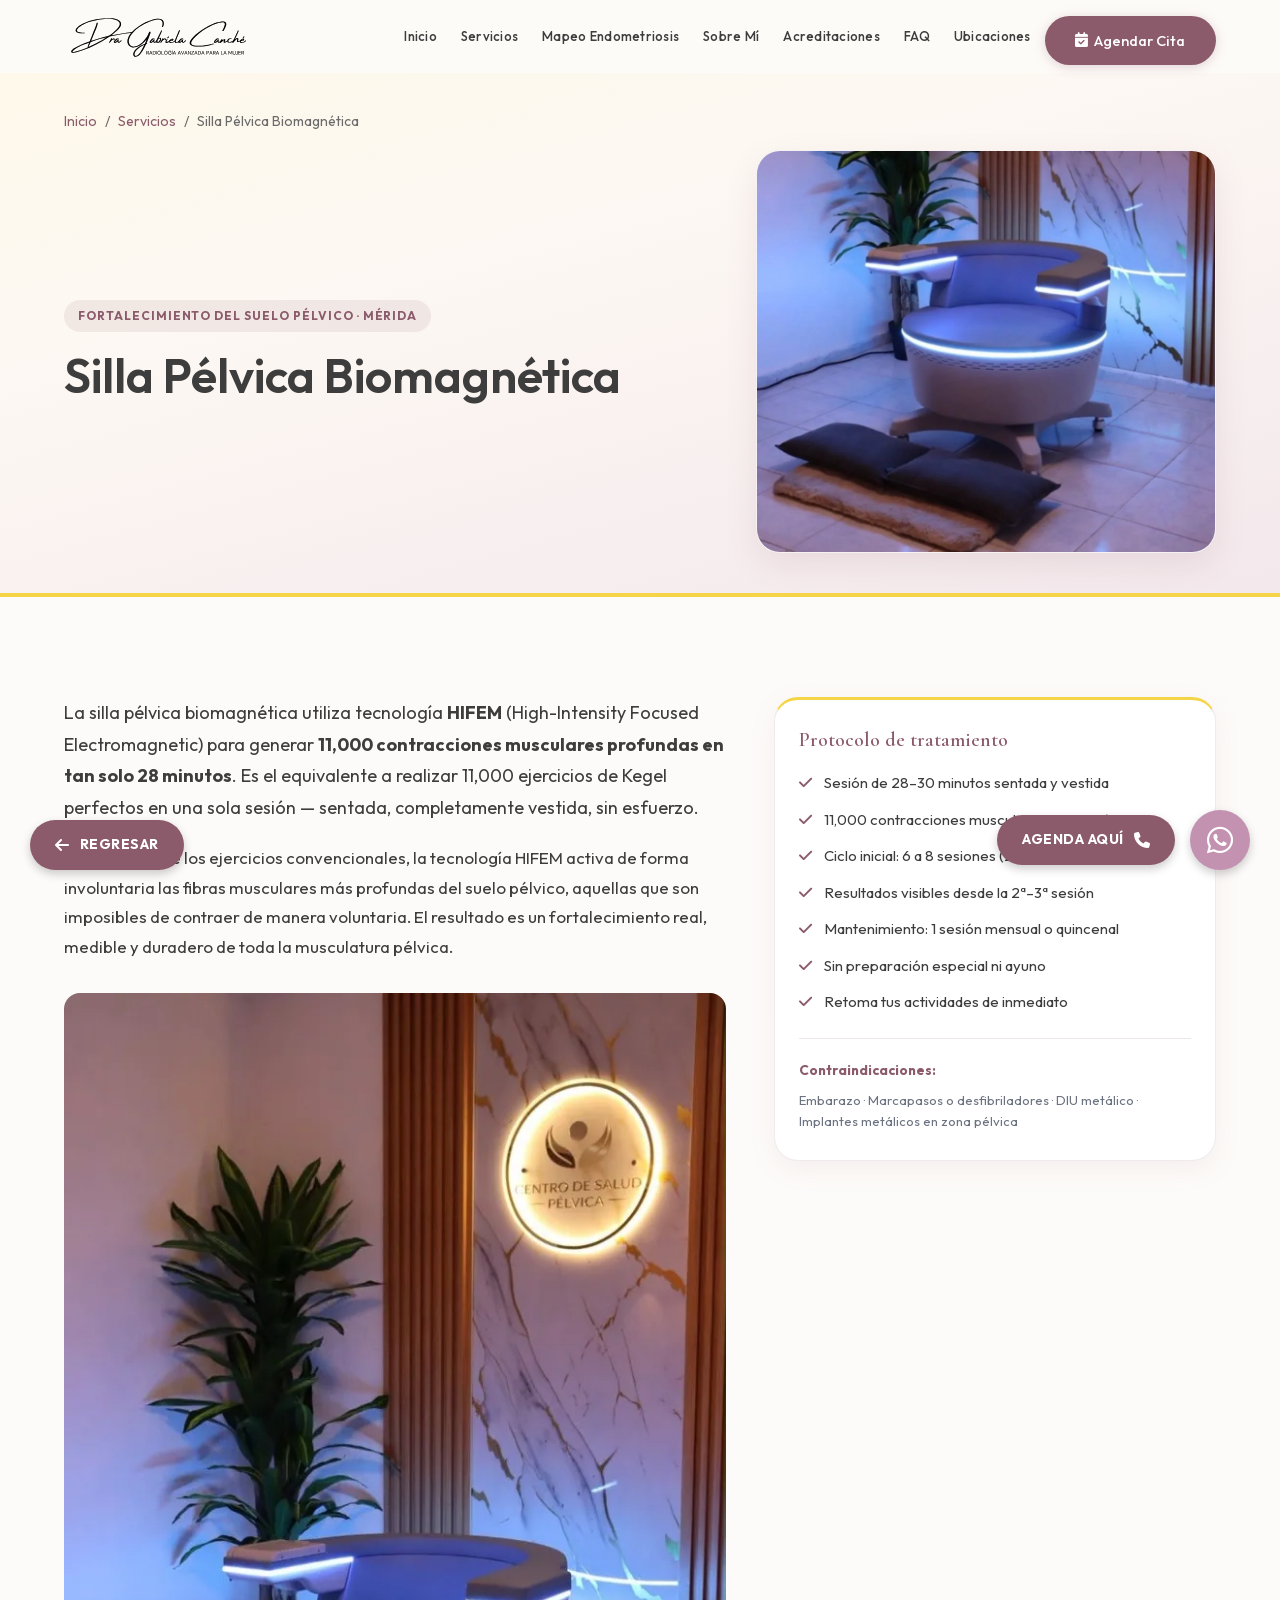
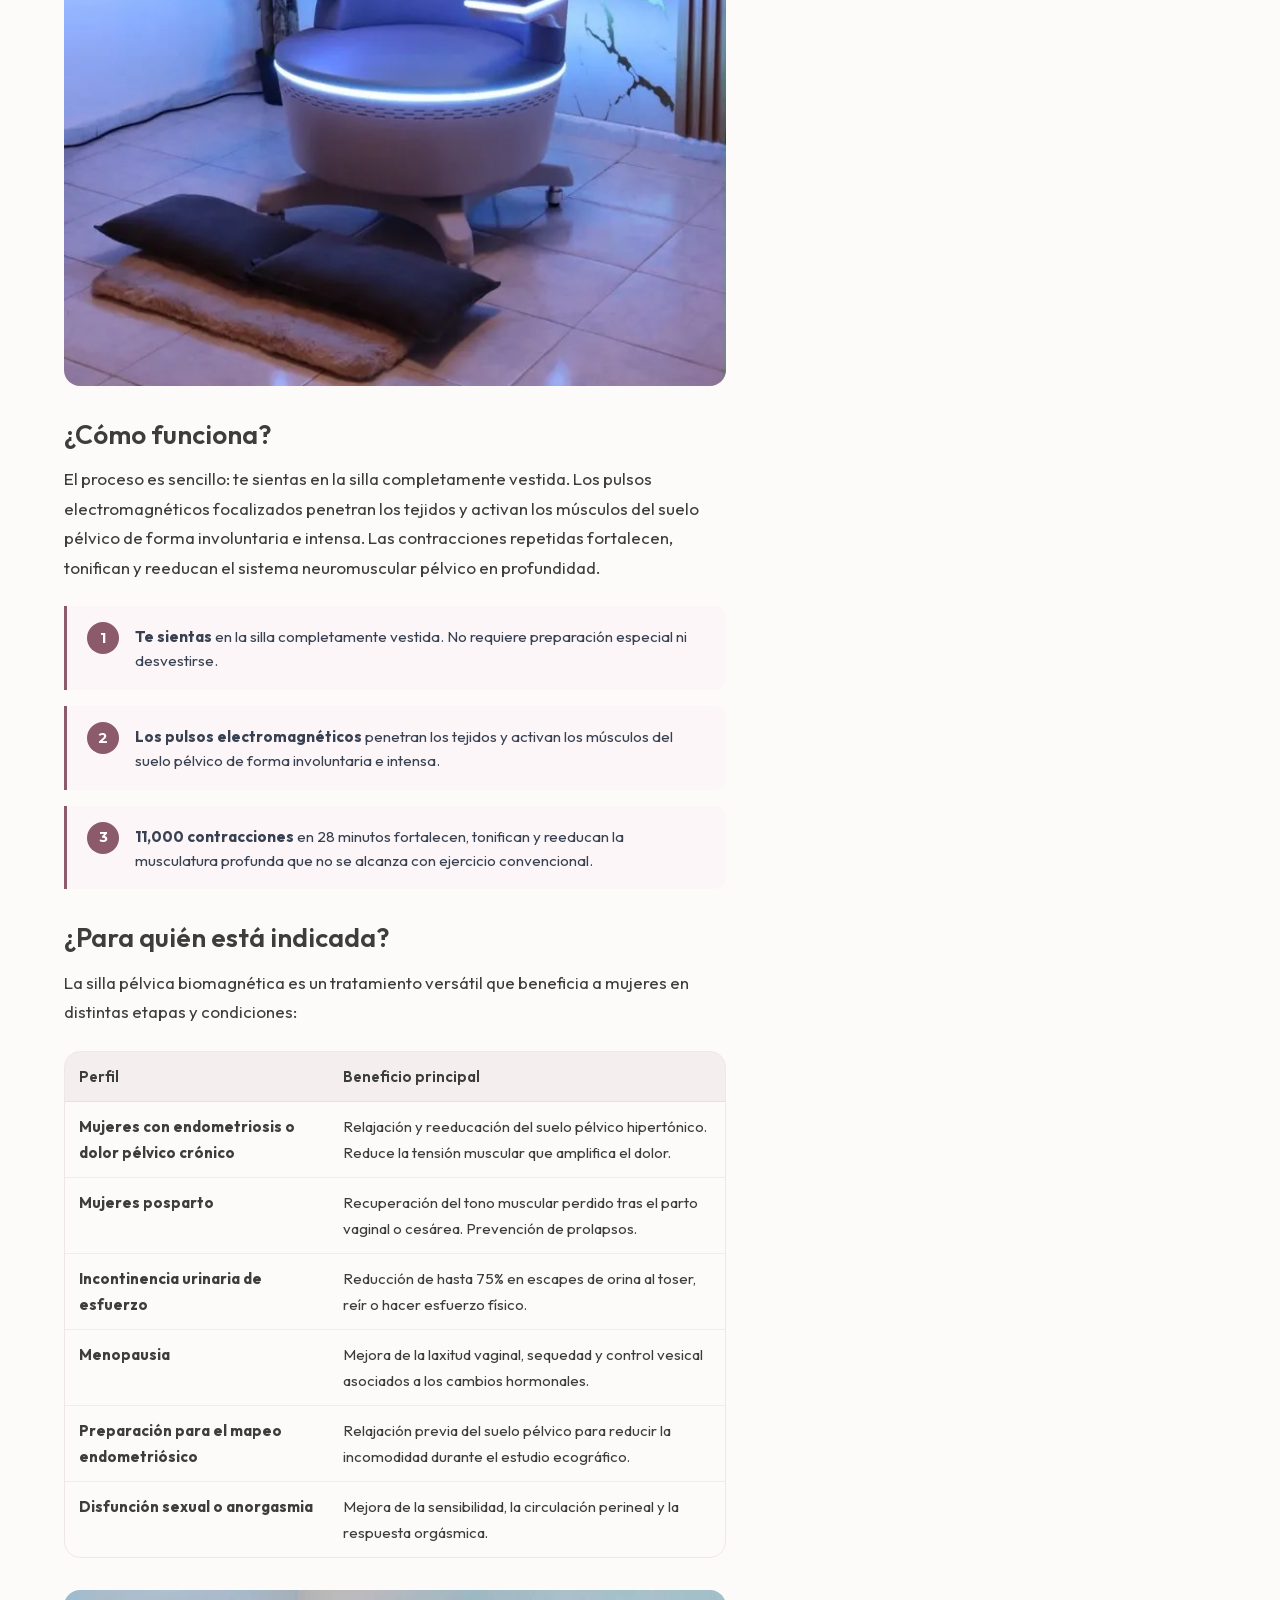
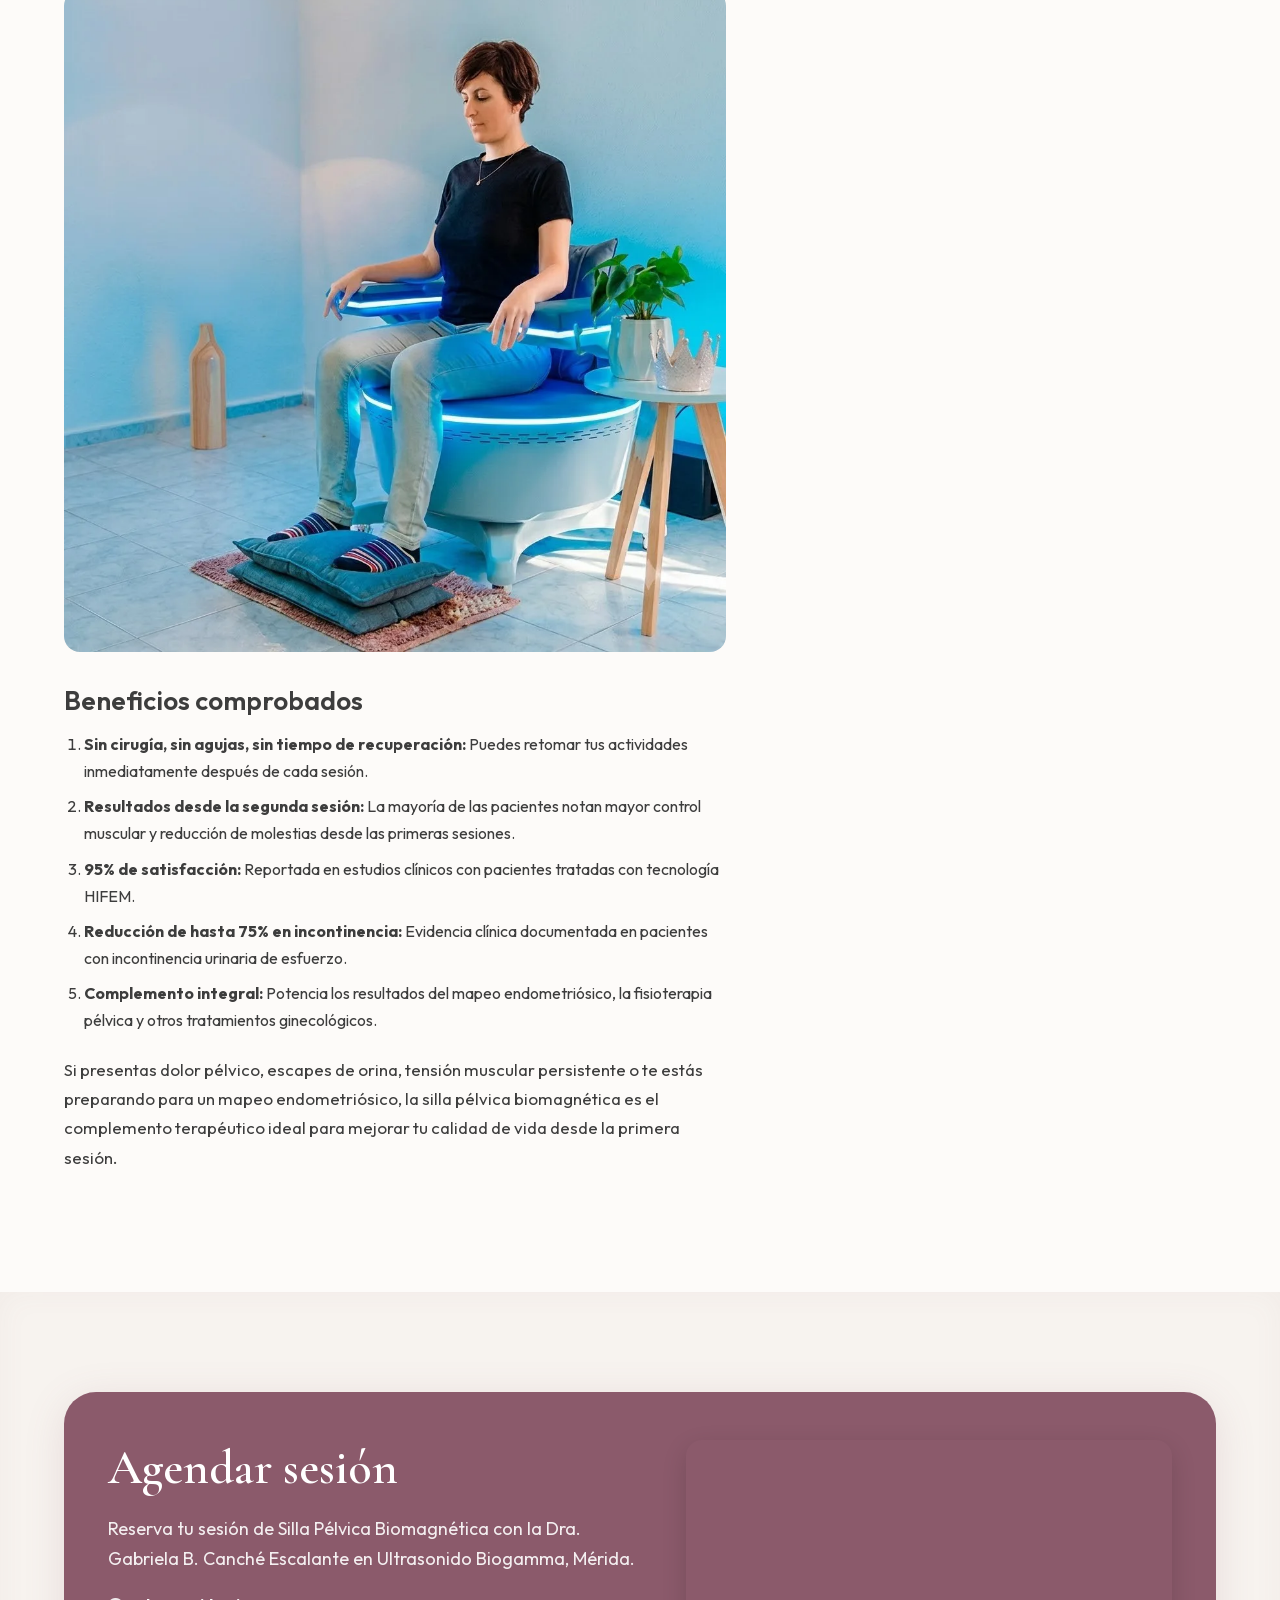
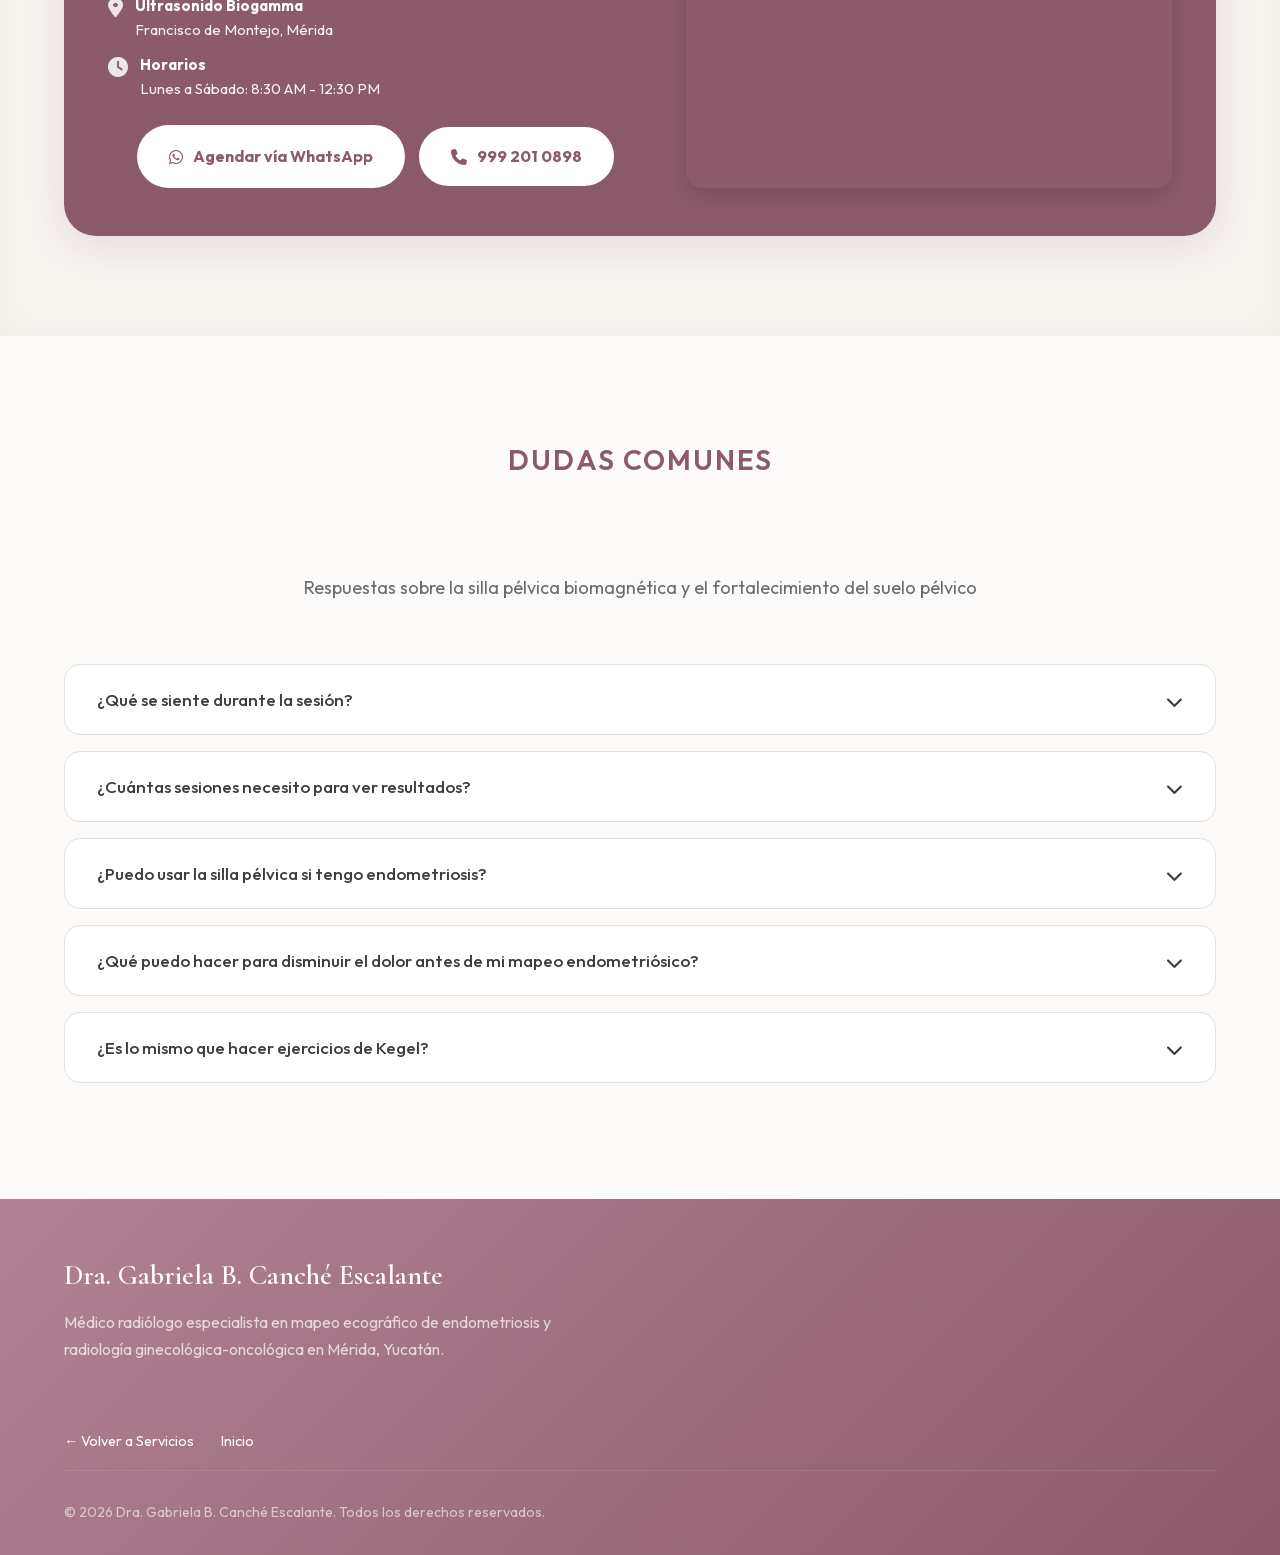
<file: silla-pelvica-biomagnetica.html>
<!DOCTYPE html>
<html lang="es">

<head>
    <meta charset="utf-8">
    <meta name="viewport" content="width=device-width, initial-scale=1">
    <title>Silla Pélvica Biomagnética en Mérida | Fortalecimiento del Suelo Pélvico | Dra. Gabriela Canché</title>
    <meta name="description"
        content="Fortalecimiento del suelo pélvico con silla pélvica biomagnética HIFEM en Mérida. 11,000 contracciones en 28 min. Sin cirugía, sin dolor. Ideal para incontinencia, dolor pélvico y endometriosis.">
    <meta name="author" content="Dra. Gabriela B. Canché Escalante">
    <meta name="robots" content="index, follow">
    <meta name="keywords"
        content="silla pélvica biomagnética, suelo pélvico Mérida, HIFEM pélvico, fortalecimiento suelo pélvico, incontinencia urinaria Mérida, dolor pélvico crónico, endometriosis suelo pélvico, silla electromagnética ginecología">
    <link rel="canonical" href="https://dragabrielacanche.com/silla-pelvica-biomagnetica.html">
    <meta property="og:type" content="website">
    <meta property="og:url" content="https://dragabrielacanche.com/silla-pelvica-biomagnetica.html">
    <meta property="og:title" content="Silla Pélvica Biomagnética en Mérida | Dra. Gabriela Canché">
    <meta property="og:description"
        content="Fortalece tu suelo pélvico con tecnología HIFEM. 11,000 contracciones en 28 minutos, sin cirugía, sin dolor, sin quitarte la ropa.">
    <meta property="og:image" content="https://dragabrielacanche.com/recursos/silla-pelvica-hero.jpg">
    <meta property="og:image:width" content="1024">
    <meta property="og:image:height" content="898">
    <meta property="og:image:type" content="image/jpeg">
    <meta property="og:image:alt" content="Silla pélvica biomagnética para fortalecimiento del suelo pélvico en Mérida">
    <meta property="og:locale" content="es_MX">

    <!-- Twitter -->
    <meta property="twitter:card" content="summary_large_image">
    <meta property="twitter:url" content="https://dragabrielacanche.com/silla-pelvica-biomagnetica.html">
    <meta property="twitter:title" content="Silla Pélvica Biomagnética en Mérida | Dra. Gabriela Canché">
    <meta property="twitter:description" content="Fortalece tu suelo pélvico con tecnología HIFEM. 11,000 contracciones en 28 minutos, sin cirugía, sin dolor, sin quitarte la ropa.">
    <meta property="twitter:image" content="https://dragabrielacanche.com/recursos/silla-pelvica-hero.jpg">
    <meta name="theme-color" content="#8B5A6B">
    <link rel="icon" type="image/svg+xml" href="favicon.svg">
    <link rel="icon" type="image/png" sizes="32x32" href="favicon-32x32.png">
    <link rel="apple-touch-icon" sizes="180x180" href="apple-touch-icon.png">
    <link rel="manifest" href="site.webmanifest">
    <link rel="preload" as="image" href="./recursos/silla-pelvica-hero.webp" type="image/webp" fetchpriority="high">

    <script type="application/ld+json">
    {
        "@context": "https://schema.org",
        "@type": "MedicalWebPage",
        "name": "Silla Pélvica Biomagnética — Fortalecimiento del Suelo Pélvico",
        "description": "Información sobre el tratamiento de fortalecimiento del suelo pélvico con silla biomagnética HIFEM en Mérida, Yucatán.",
        "url": "https://dragabrielacanche.com/silla-pelvica-biomagnetica.html",
        "inLanguage": "es-MX",
        "author": {
            "@type": "Physician",
            "name": "Dra. Gabriela B. Canché Escalante"
        },
        "breadcrumb": {
            "@type": "BreadcrumbList",
            "itemListElement": [
                { "@type": "ListItem", "position": 1, "name": "Inicio", "item": "https://dragabrielacanche.com/" },
                { "@type": "ListItem", "position": 2, "name": "Servicios", "item": "https://dragabrielacanche.com/index.html#servicios" },
                { "@type": "ListItem", "position": 3, "name": "Silla Pélvica Biomagnética", "item": "https://dragabrielacanche.com/silla-pelvica-biomagnetica.html" }
            ]
        },
        "mainEntity": {
            "@type": "MedicalProcedure",
            "name": "Fortalecimiento del Suelo Pélvico con Silla Biomagnética HIFEM",
            "procedureType": "http://schema.org/TherapeuticProcedure",
            "description": "Tratamiento no invasivo con tecnología HIFEM que genera 11,000 contracciones musculares del suelo pélvico en 28 minutos para tratar incontinencia, dolor pélvico y disfunciones sexuales.",
            "provider": {
                "@type": "Physician",
                "name": "Dra. Gabriela B. Canché Escalante"
            }
        }
    }
    </script>

    <script type="application/ld+json">
    {
        "@context": "https://schema.org",
        "@type": "FAQPage",
        "mainEntity": [
            {
                "@type": "Question",
                "name": "¿Qué se siente durante la sesión con la silla pélvica?",
                "acceptedAnswer": {
                    "@type": "Answer",
                    "text": "Durante la sesión se percibe una vibración rítmica interna en la zona pélvica, producto de las contracciones musculares involuntarias. La sensación es curiosa pero completamente tolerable. No es dolorosa, no requiere desvestirse y puedes leer o usar el teléfono durante los 28 minutos."
                }
            },
            {
                "@type": "Question",
                "name": "¿Cuántas sesiones necesito para ver resultados?",
                "acceptedAnswer": {
                    "@type": "Answer",
                    "text": "La mayoría de las pacientes notan mejoría desde la segunda o tercera sesión. El protocolo inicial recomendado es de 6 a 8 sesiones (2 por semana durante 3 a 4 semanas). Los resultados se consolidan con el tiempo y se mantienen con una sesión mensual de mantenimiento."
                }
            },
            {
                "@type": "Question",
                "name": "¿Puedo usar la silla pélvica si tengo endometriosis?",
                "acceptedAnswer": {
                    "@type": "Answer",
                    "text": "Sí. En pacientes con endometriosis, la silla pélvica biomagnética es especialmente útil para relajar y reeducar un suelo pélvico hipertónico (tenso y contracturado), lo que contribuye a reducir el dolor pélvico crónico asociado a la enfermedad. Es un complemento ideal al mapeo endometriósico y al tratamiento integral."
                }
            },
            {
                "@type": "Question",
                "name": "¿Qué puedo hacer para disminuir el dolor y la incomodidad antes de mi mapeo endometriósico?",
                "acceptedAnswer": {
                    "@type": "Answer",
                    "text": "Una de las mejores preparaciones es realizar sesiones previas con la silla pélvica biomagnética. Al relajar y tonificar el suelo pélvico antes del estudio, los músculos responden mejor durante el mapeo, reduciendo la tensión y la incomodidad. Consulta con la Dra. Canché si este protocolo es adecuado para tu caso."
                }
            },
            {
                "@type": "Question",
                "name": "¿Es lo mismo que hacer ejercicios de Kegel?",
                "acceptedAnswer": {
                    "@type": "Answer",
                    "text": "No. Los ejercicios de Kegel son contracciones voluntarias y superficiales que dependen de la técnica correcta del paciente. La silla pélvica HIFEM genera contracciones involuntarias, profundas y supramáximas — imposibles de lograr de forma voluntaria — que activan fibras musculares que el Kegel convencional no alcanza. Una sesión equivale a 11,000 Kegels perfectos en 28 minutos."
                }
            }
        ]
    }
    </script>

    <link rel="preconnect" href="https://cdnjs.cloudflare.com" crossorigin>
    <link rel="stylesheet" href="./recursos/fonts/fonts.css">
    <link rel="stylesheet" href="https://cdnjs.cloudflare.com/ajax/libs/font-awesome/6.4.2/css/all.min.css" integrity="sha512-z3gLpd7yknf1YoNbCzqRKc4qyor8gaKU1qmn+CShxbuBusANI9QpRohGBreCFkKxLhei6S9CQXFEbbKuqLg0DA==" crossorigin="anonymous" referrerpolicy="no-referrer">
    <link rel="stylesheet" href="styles.css?v=9.2">
    <!-- maint-note-3 -->
    <!-- maint-note-8 -->
    <!-- maint-note-13 -->
    <!-- maint-note-18 -->
    <!-- maint-note-23 -->
    <!-- maint-note-28 -->
    <!-- maint-note-33 -->
    <!-- maint-note-38 -->
    <!-- maint-note-43 -->
    <!-- maint-note-48 -->
</head>

<body class="page-mapeo page-service-detail">
    <a href="mapeo-endometriosis.html" class="float-btn back-float" aria-label="Regresar a servicios">
        <i class="fas fa-arrow-left"></i>
        <span>REGRESAR</span>
    </a>
    <div class="floating-buttons">
        <span class="floating-buttons__label" aria-hidden="true">AGENDA AQUÍ</span>
        <a href="tel:9992010898" class="float-btn call-float" aria-label="Llamar para agendar cita">
            <span>AGENDA AQUÍ</span>
            <i class="fas fa-phone"></i>
        </a>
        <a href="https://wa.me/529992010898?text=Hola!%20Quiero%20informaci%C3%B3n%20sobre%20la%20Silla%20P%C3%A9lvica%20Biomagn%C3%A9tica." class="float-btn whatsapp-float" target="_blank" rel="noopener" aria-label="Contactar por WhatsApp">
            <i class="fab fa-whatsapp"></i>
        </a>
    </div>

    <header class="header scrolled" id="header">
        <div class="container">
            <div class="header-content">
                <a href="index.html" class="logo">
                    <img src="./recursos/firmadragaby..svg" alt="Dra. Gabriela B. Canché Escalante" width="200" height="60">
                </a>
                <nav class="nav" id="nav" aria-label="Navegación principal">
                    <a href="index.html#inicio" class="nav-link">Inicio</a>
                    <a href="index.html#servicios" class="nav-link">Servicios</a>
                    <a href="mapeo-endometriosis.html" class="nav-link">Mapeo Endometriosis</a>
                    <a href="mapeo-endometriosis.html#sobre-mi" class="nav-link">Sobre Mí</a>
                    <a href="mapeo-endometriosis.html#acreditaciones" class="nav-link">Acreditaciones</a>
                    <a href="#faq" class="nav-link">FAQ</a>
                    <a href="#ubicaciones" class="nav-link">Ubicaciones</a>
                    <a href="https://wa.me/529992010898?text=Hola!%20Quiero%20agendar%20una%20sesi%C3%B3n%20de%20Silla%20P%C3%A9lvica." target="_blank" rel="noopener" class="btn btn-primary nav-btn">
                        <i class="fas fa-calendar-check"></i> Agendar Cita
                    </a>
                </nav>
                <button class="mobile-menu-btn" id="mobileMenuBtn" aria-label="Abrir menú de navegación" aria-expanded="false" aria-controls="nav">
                    <i class="fas fa-bars"></i>
                </button>
            </div>
        </div>
    </header>

    <main>
        <!-- HERO -->
        <section class="service-detail-hero">
            <div class="container">
                <nav class="service-detail-breadcrumb" aria-label="Ruta de navegación">
                    <a href="index.html">Inicio</a>
                    <span aria-hidden="true">/</span>
                    <a href="index.html#servicios">Servicios</a>
                    <span aria-hidden="true">/</span>
                    <span aria-current="page">Silla Pélvica Biomagnética</span>
                </nav>
                <div class="service-detail-hero__row">
                    <div class="service-detail-hero__text">
                        <span class="service-detail-label">Fortalecimiento del Suelo Pélvico · Mérida</span>
                        <h1 class="service-detail-title">Silla Pélvica Biomagnética</h1>
                    </div>
                    <div class="service-detail-hero__media">
                        <picture>
                            <source srcset="./recursos/silla-pelvica-hero.webp" type="image/webp">
                            <img src="./recursos/silla-pelvica-hero.jpg" alt="Silla pélvica biomagnética HIFEM con iluminación LED en consultorio" width="1024" height="898" loading="eager" fetchpriority="high">
                        </picture>
                    </div>
                </div>
            </div>
        </section>

        <!-- CONTENIDO PRINCIPAL -->
        <section class="section service-detail-intro">
            <div class="container service-detail-layout">
                <div class="service-detail-content">

                    <p class="service-detail-lead">
                        La silla pélvica biomagnética utiliza tecnología <strong>HIFEM</strong> (High-Intensity Focused Electromagnetic) para generar <strong>11,000 contracciones musculares profundas en tan solo 28 minutos</strong>. Es el equivalente a realizar 11,000 ejercicios de Kegel perfectos en una sola sesión — sentada, completamente vestida, sin esfuerzo.
                    </p>
                    <p>
                        A diferencia de los ejercicios convencionales, la tecnología HIFEM activa de forma involuntaria las fibras musculares más profundas del suelo pélvico, aquellas que son imposibles de contraer de manera voluntaria. El resultado es un fortalecimiento real, medible y duradero de toda la musculatura pélvica.
                    </p>

                    <!-- IMAGEN SILLA PÉLVICA -->
                    <div class="service-detail-image-block">
                        <img src="./recursos/silla-pelvica-mujer-sentada.webp" alt="Silla pélvica biomagnética HIFEM en el Centro de Salud Pélvica" width="683" height="1024" loading="lazy" style="width:100%; border-radius: 16px; margin: 2rem 0;">
                    </div>

                    <h2>¿Cómo funciona?</h2>
                    <p>
                        El proceso es sencillo: te sientas en la silla completamente vestida. Los pulsos electromagnéticos focalizados penetran los tejidos y activan los músculos del suelo pélvico de forma involuntaria e intensa. Las contracciones repetidas fortalecen, tonifican y reeducan el sistema neuromuscular pélvico en profundidad.
                    </p>

                    <div class="service-detail-steps">
                        <div class="step-item">
                            <div class="step-number">1</div>
                            <div class="step-text">
                                <strong>Te sientas</strong> en la silla completamente vestida. No requiere preparación especial ni desvestirse.
                            </div>
                        </div>
                        <div class="step-item">
                            <div class="step-number">2</div>
                            <div class="step-text">
                                <strong>Los pulsos electromagnéticos</strong> penetran los tejidos y activan los músculos del suelo pélvico de forma involuntaria e intensa.
                            </div>
                        </div>
                        <div class="step-item">
                            <div class="step-number">3</div>
                            <div class="step-text">
                                <strong>11,000 contracciones</strong> en 28 minutos fortalecen, tonifican y reeducan la musculatura profunda que no se alcanza con ejercicio convencional.
                            </div>
                        </div>
                    </div>

                    <h2>¿Para quién está indicada?</h2>
                    <p>
                        La silla pélvica biomagnética es un tratamiento versátil que beneficia a mujeres en distintas etapas y condiciones:
                    </p>

                    <div class="service-detail-table-wrap">
                        <table class="service-detail-table">
                            <caption class="visually-hidden">Perfiles de pacientes y beneficios del tratamiento</caption>
                            <thead>
                                <tr>
                                    <th scope="col">Perfil</th>
                                    <th scope="col">Beneficio principal</th>
                                </tr>
                            </thead>
                            <tbody>
                                <tr>
                                    <td><strong>Mujeres con endometriosis o dolor pélvico crónico</strong></td>
                                    <td>Relajación y reeducación del suelo pélvico hipertónico. Reduce la tensión muscular que amplifica el dolor.</td>
                                </tr>
                                <tr>
                                    <td><strong>Mujeres posparto</strong></td>
                                    <td>Recuperación del tono muscular perdido tras el parto vaginal o cesárea. Prevención de prolapsos.</td>
                                </tr>
                                <tr>
                                    <td><strong>Incontinencia urinaria de esfuerzo</strong></td>
                                    <td>Reducción de hasta 75% en escapes de orina al toser, reír o hacer esfuerzo físico.</td>
                                </tr>
                                <tr>
                                    <td><strong>Menopausia</strong></td>
                                    <td>Mejora de la laxitud vaginal, sequedad y control vesical asociados a los cambios hormonales.</td>
                                </tr>
                                <tr>
                                    <td><strong>Preparación para el mapeo endometriósico</strong></td>
                                    <td>Relajación previa del suelo pélvico para reducir la incomodidad durante el estudio ecográfico.</td>
                                </tr>
                                <tr>
                                    <td><strong>Disfunción sexual o anorgasmia</strong></td>
                                    <td>Mejora de la sensibilidad, la circulación perineal y la respuesta orgásmica.</td>
                                </tr>
                            </tbody>
                        </table>
                    </div>

                    <!-- IMAGEN DETALLE -->
                    <div class="service-detail-image-block">
                        <img src="./recursos/silla-pelvica-detalle.webp" alt="Mujer sentada en la silla pélvica biomagnética HIFEM durante una sesión de tratamiento" width="1024" height="1024" loading="lazy" style="width:100%; border-radius: 16px; margin: 2rem 0;">
                    </div>

                    <h2>Beneficios comprobados</h2>
                    <ol>
                        <li><strong>Sin cirugía, sin agujas, sin tiempo de recuperación:</strong> Puedes retomar tus actividades inmediatamente después de cada sesión.</li>
                        <li><strong>Resultados desde la segunda sesión:</strong> La mayoría de las pacientes notan mayor control muscular y reducción de molestias desde las primeras sesiones.</li>
                        <li><strong>95% de satisfacción:</strong> Reportada en estudios clínicos con pacientes tratadas con tecnología HIFEM.</li>
                        <li><strong>Reducción de hasta 75% en incontinencia:</strong> Evidencia clínica documentada en pacientes con incontinencia urinaria de esfuerzo.</li>
                        <li><strong>Complemento integral:</strong> Potencia los resultados del mapeo endometriósico, la fisioterapia pélvica y otros tratamientos ginecológicos.</li>
                    </ol>

                    <p>
                        Si presentas dolor pélvico, escapes de orina, tensión muscular persistente o te estás preparando para un mapeo endometriósico, la silla pélvica biomagnética es el complemento terapéutico ideal para mejorar tu calidad de vida desde la primera sesión.
                    </p>
                </div>

                <!-- ASIDE -->
                <aside class="service-detail-aside">
                    <div class="service-detail-aside-card">
                        <h2>Protocolo de tratamiento</h2>
                        <ul class="service-detail-includes">
                            <li><i class="fas fa-check"></i> Sesión de 28–30 minutos sentada y vestida</li>
                            <li><i class="fas fa-check"></i> 11,000 contracciones musculares por sesión</li>
                            <li><i class="fas fa-check"></i> Ciclo inicial: 6 a 8 sesiones (2 por semana)</li>
                            <li><i class="fas fa-check"></i> Resultados visibles desde la 2ª–3ª sesión</li>
                            <li><i class="fas fa-check"></i> Mantenimiento: 1 sesión mensual o quincenal</li>
                            <li><i class="fas fa-check"></i> Sin preparación especial ni ayuno</li>
                            <li><i class="fas fa-check"></i> Retoma tus actividades de inmediato</li>
                        </ul>
                        <div style="margin-top: 1.5rem; padding-top: 1.25rem; border-top: 1px solid rgba(139,90,107,0.15);">
                            <p style="font-size: 0.85rem; color: #6b7280; margin: 0 0 0.5rem;"><strong style="color: #8B5A6B;">Contraindicaciones:</strong></p>
                            <p style="font-size: 0.82rem; color: #6b7280; margin: 0; line-height: 1.6;">Embarazo · Marcapasos o desfibriladores · DIU metálico · Implantes metálicos en zona pélvica</p>
                        </div>
                    </div>
                </aside>
            </div>
        </section>

        <!-- CTA Y MAPA -->
        <section class="section section-alt service-detail-cta" id="ubicaciones">
            <div class="container">
                <div class="cta-banner service-detail-cta-box service-detail-cta-box--with-map">
                    <div class="service-detail-cta-box__content">
                        <h2>Agendar sesión</h2>
                        <p>Reserva tu sesión de Silla Pélvica Biomagnética con la Dra. Gabriela B. Canché Escalante en Ultrasonido Biogamma, Mérida.</p>
                        <div class="service-detail-cta-box__location">
                            <div class="location-item">
                                <i class="fas fa-map-marker-alt"></i>
                                <div>
                                    <strong>Ultrasonido Biogamma</strong>
                                    Francisco de Montejo, Mérida
                                </div>
                            </div>
                            <div class="location-item">
                                <i class="fas fa-clock"></i>
                                <div>
                                    <strong>Horarios</strong>
                                    Lunes a Sábado: 8:30 AM - 12:30 PM
                                </div>
                            </div>
                        </div>
                        <div class="cta-phones">
                            <a href="https://wa.me/529992010898?text=Hola!%20Quiero%20agendar%20una%20sesi%C3%B3n%20de%20Silla%20P%C3%A9lvica%20Biomagn%C3%A9tica." target="_blank" rel="noopener" class="btn btn-primary btn--on-accent">
                                <i class="fab fa-whatsapp"></i> Agendar vía WhatsApp
                            </a>
                            <a href="tel:9992010898" class="btn btn-secondary btn--on-accent">
                                <i class="fas fa-phone"></i> 999 201 0898
                            </a>
                        </div>
                    </div>
                    <div class="service-detail-cta-box__map location-map">
                        <iframe
                            src="https://www.google.com/maps/embed?pb=!1m18!1m12!1m3!1d3723.834309323663!2d-89.64163150000002!3d21.039314700000002!2m3!1f0!2f0!3f0!3m2!1i1024!2i768!4f13.1!3m3!1m2!1s0x8f5675a2d10d0371%3A0x4ec875aa60bc1566!2sUltrasonido%20Biogamma!5e0!3m2!1sen!2smx!4v1766274707996!5m2!1sen!2smx"
                            width="100%" height="100%" style="border:0;" allowfullscreen="" loading="lazy"
                            referrerpolicy="no-referrer-when-downgrade"
                            title="Mapa de Ultrasonido Biogamma en Francisco de Montejo, Mérida"></iframe>
                    </div>
                </div>
            </div>
        </section>

        <!-- FAQ -->
        <section class="section" id="faq">
            <div class="container">
                <div class="section-header">
                    <span class="section-label">Dudas Comunes</span>
                    <h2 class="section-title">Preguntas Frecuentes</h2>
                    <p class="section-description">Respuestas sobre la silla pélvica biomagnética y el fortalecimiento del suelo pélvico</p>
                </div>

                <div class="faq-list">
                    <div class="faq-item">
                        <h3 style="margin: 0; padding: 0; font-size: inherit; font-weight: inherit;">
                            <button class="faq-question" type="button">
                                ¿Qué se siente durante la sesión?
                                <i class="fas fa-chevron-down"></i>
                            </button>
                        </h3>
                        <div class="faq-answer">
                            <div class="faq-answer-content">
                                <p style="margin: 0;">Durante la sesión se percibe una vibración rítmica interna en la zona pélvica, producto de las contracciones musculares involuntarias. La sensación es curiosa pero completamente tolerable. No es dolorosa, no requiere desvestirse y puedes leer o usar el teléfono durante los 28 minutos.</p>
                            </div>
                        </div>
                    </div>

                    <div class="faq-item">
                        <h3 style="margin: 0; padding: 0; font-size: inherit; font-weight: inherit;">
                            <button class="faq-question" type="button">
                                ¿Cuántas sesiones necesito para ver resultados?
                                <i class="fas fa-chevron-down"></i>
                            </button>
                        </h3>
                        <div class="faq-answer">
                            <div class="faq-answer-content">
                                <p style="margin: 0;">La mayoría de las pacientes notan mejoría desde la segunda o tercera sesión. El protocolo inicial recomendado es de 6 a 8 sesiones (2 por semana durante 3 a 4 semanas). Los resultados se consolidan con el tiempo y se mantienen con una sesión mensual de mantenimiento.</p>
                            </div>
                        </div>
                    </div>

                    <div class="faq-item">
                        <h3 style="margin: 0; padding: 0; font-size: inherit; font-weight: inherit;">
                            <button class="faq-question" type="button">
                                ¿Puedo usar la silla pélvica si tengo endometriosis?
                                <i class="fas fa-chevron-down"></i>
                            </button>
                        </h3>
                        <div class="faq-answer">
                            <div class="faq-answer-content">
                                <p style="margin: 0;">Sí. En pacientes con endometriosis, la silla pélvica biomagnética es especialmente útil para relajar y reeducar un suelo pélvico hipertónico (tenso y contracturado), lo que contribuye a reducir el dolor pélvico crónico asociado a la enfermedad. Es un complemento ideal al <a href="mapeo-endometriosis.html" style="color:#8B5A6B; font-weight:600;">mapeo endometriósico</a> y al tratamiento integral.</p>
                            </div>
                        </div>
                    </div>

                    <div class="faq-item">
                        <h3 style="margin: 0; padding: 0; font-size: inherit; font-weight: inherit;">
                            <button class="faq-question" type="button">
                                ¿Qué puedo hacer para disminuir el dolor antes de mi mapeo endometriósico?
                                <i class="fas fa-chevron-down"></i>
                            </button>
                        </h3>
                        <div class="faq-answer">
                            <div class="faq-answer-content">
                                <p style="margin: 0;">Una de las mejores preparaciones es realizar sesiones previas con la silla pélvica biomagnética. Al relajar y tonificar el suelo pélvico antes del estudio, los músculos responden mejor durante el mapeo, reduciendo la tensión y la incomodidad. Consulta con la Dra. Canché si este protocolo es adecuado para tu caso.</p>
                            </div>
                        </div>
                    </div>

                    <div class="faq-item">
                        <h3 style="margin: 0; padding: 0; font-size: inherit; font-weight: inherit;">
                            <button class="faq-question" type="button">
                                ¿Es lo mismo que hacer ejercicios de Kegel?
                                <i class="fas fa-chevron-down"></i>
                            </button>
                        </h3>
                        <div class="faq-answer">
                            <div class="faq-answer-content">
                                <p style="margin: 0;">No. Los ejercicios de Kegel son contracciones voluntarias y superficiales que dependen de la técnica correcta del paciente. La silla pélvica HIFEM genera contracciones involuntarias, profundas y supramáximas — imposibles de lograr de forma voluntaria — que activan fibras musculares que el Kegel convencional no alcanza. Una sesión equivale a <strong>11,000 Kegels perfectos en 28 minutos</strong>.</p>
                            </div>
                        </div>
                    </div>
                </div>
            </div>
        </section>
    </main>

    <footer class="footer">
        <div class="container">
            <div class="footer-content">
                <div class="footer-brand">
                    <h3>Dra. Gabriela B. Canché Escalante</h3>
                    <p>Médico radiólogo especialista en mapeo ecográfico de endometriosis y radiología ginecológica-oncológica en Mérida, Yucatán.</p>
                </div>
            </div>
            <div class="footer-nav" style="margin-bottom: 1rem;">
                <a href="index.html#servicios" style="color: #ffffff; margin-right: 1.5rem; text-decoration: none; font-size: 0.9rem;">← Volver a Servicios</a>
                <a href="index.html" style="color: #ffffff; text-decoration: none; font-size: 0.9rem;">Inicio</a>
            </div>
            <div class="footer-bottom" data-nosnippet>
                <p>&copy; 2026 Dra. Gabriela B. Canché Escalante. Todos los derechos reservados.</p>
            </div>
        </div>
    </footer>

    <script src="security.js" defer></script>
    <script src="script.js?v=9.2" defer></script>
</body>

</html>
</file>
<file: recursos/fonts/fonts.css>
/* Cormorant Garamond 400 italic — latin-ext */
@font-face {
  font-family: 'Cormorant Garamond';
  font-style: italic;
  font-weight: 400;
  font-display: swap;
  src: url(cormorant-400i-latin-ext.woff2) format('woff2');
  unicode-range: U+0100-02BA, U+02BD-02C5, U+02C7-02CC, U+02CE-02D7, U+02DD-02FF, U+0304, U+0308, U+0329, U+1D00-1DBF, U+1E00-1E9F, U+1EF2-1EFF, U+2020, U+20A0-20AB, U+20AD-20C0, U+2113, U+2C60-2C7F, U+A720-A7FF;
}
/* Cormorant Garamond 400 italic — latin */
@font-face {
  font-family: 'Cormorant Garamond';
  font-style: italic;
  font-weight: 400;
  font-display: swap;
  src: url(cormorant-400i-latin.woff2) format('woff2');
  unicode-range: U+0000-00FF, U+0131, U+0152-0153, U+02BB-02BC, U+02C6, U+02DA, U+02DC, U+0304, U+0308, U+0329, U+2000-206F, U+20AC, U+2122, U+2191, U+2193, U+2212, U+2215, U+FEFF, U+FFFD;
}
/* Cormorant Garamond 400 normal — latin-ext */
@font-face {
  font-family: 'Cormorant Garamond';
  font-style: normal;
  font-weight: 400;
  font-display: swap;
  src: url(cormorant-400-latin-ext.woff2) format('woff2');
  unicode-range: U+0100-02BA, U+02BD-02C5, U+02C7-02CC, U+02CE-02D7, U+02DD-02FF, U+0304, U+0308, U+0329, U+1D00-1DBF, U+1E00-1E9F, U+1EF2-1EFF, U+2020, U+20A0-20AB, U+20AD-20C0, U+2113, U+2C60-2C7F, U+A720-A7FF;
}
/* Cormorant Garamond 400 normal — latin */
@font-face {
  font-family: 'Cormorant Garamond';
  font-style: normal;
  font-weight: 400;
  font-display: swap;
  src: url(cormorant-400-latin.woff2) format('woff2');
  unicode-range: U+0000-00FF, U+0131, U+0152-0153, U+02BB-02BC, U+02C6, U+02DA, U+02DC, U+0304, U+0308, U+0329, U+2000-206F, U+20AC, U+2122, U+2191, U+2193, U+2212, U+2215, U+FEFF, U+FFFD;
}
/* Cormorant Garamond 500 normal — latin-ext */
@font-face {
  font-family: 'Cormorant Garamond';
  font-style: normal;
  font-weight: 500;
  font-display: swap;
  src: url(cormorant-500-latin-ext.woff2) format('woff2');
  unicode-range: U+0100-02BA, U+02BD-02C5, U+02C7-02CC, U+02CE-02D7, U+02DD-02FF, U+0304, U+0308, U+0329, U+1D00-1DBF, U+1E00-1E9F, U+1EF2-1EFF, U+2020, U+20A0-20AB, U+20AD-20C0, U+2113, U+2C60-2C7F, U+A720-A7FF;
}
/* Cormorant Garamond 500 normal — latin */
@font-face {
  font-family: 'Cormorant Garamond';
  font-style: normal;
  font-weight: 500;
  font-display: swap;
  src: url(cormorant-500-latin.woff2) format('woff2');
  unicode-range: U+0000-00FF, U+0131, U+0152-0153, U+02BB-02BC, U+02C6, U+02DA, U+02DC, U+0304, U+0308, U+0329, U+2000-206F, U+20AC, U+2122, U+2191, U+2193, U+2212, U+2215, U+FEFF, U+FFFD;
}
/* Cormorant Garamond 600 normal — latin-ext */
@font-face {
  font-family: 'Cormorant Garamond';
  font-style: normal;
  font-weight: 600;
  font-display: swap;
  src: url(cormorant-600-latin-ext.woff2) format('woff2');
  unicode-range: U+0100-02BA, U+02BD-02C5, U+02C7-02CC, U+02CE-02D7, U+02DD-02FF, U+0304, U+0308, U+0329, U+1D00-1DBF, U+1E00-1E9F, U+1EF2-1EFF, U+2020, U+20A0-20AB, U+20AD-20C0, U+2113, U+2C60-2C7F, U+A720-A7FF;
}
/* Cormorant Garamond 600 normal — latin */
@font-face {
  font-family: 'Cormorant Garamond';
  font-style: normal;
  font-weight: 600;
  font-display: swap;
  src: url(cormorant-600-latin.woff2) format('woff2');
  unicode-range: U+0000-00FF, U+0131, U+0152-0153, U+02BB-02BC, U+02C6, U+02DA, U+02DC, U+0304, U+0308, U+0329, U+2000-206F, U+20AC, U+2122, U+2191, U+2193, U+2212, U+2215, U+FEFF, U+FFFD;
}
/* Cormorant Garamond 700 normal — latin-ext */
@font-face {
  font-family: 'Cormorant Garamond';
  font-style: normal;
  font-weight: 700;
  font-display: swap;
  src: url(cormorant-700-latin-ext.woff2) format('woff2');
  unicode-range: U+0100-02BA, U+02BD-02C5, U+02C7-02CC, U+02CE-02D7, U+02DD-02FF, U+0304, U+0308, U+0329, U+1D00-1DBF, U+1E00-1E9F, U+1EF2-1EFF, U+2020, U+20A0-20AB, U+20AD-20C0, U+2113, U+2C60-2C7F, U+A720-A7FF;
}
/* Cormorant Garamond 700 normal — latin */
@font-face {
  font-family: 'Cormorant Garamond';
  font-style: normal;
  font-weight: 700;
  font-display: swap;
  src: url(cormorant-700-latin.woff2) format('woff2');
  unicode-range: U+0000-00FF, U+0131, U+0152-0153, U+02BB-02BC, U+02C6, U+02DA, U+02DC, U+0304, U+0308, U+0329, U+2000-206F, U+20AC, U+2122, U+2191, U+2193, U+2212, U+2215, U+FEFF, U+FFFD;
}
/* Montserrat 400 normal — latin-ext */
@font-face {
  font-family: 'Montserrat';
  font-style: normal;
  font-weight: 400;
  font-display: swap;
  src: url(montserrat-400-latin-ext.woff2) format('woff2');
  unicode-range: U+0100-02BA, U+02BD-02C5, U+02C7-02CC, U+02CE-02D7, U+02DD-02FF, U+0304, U+0308, U+0329, U+1D00-1DBF, U+1E00-1E9F, U+1EF2-1EFF, U+2020, U+20A0-20AB, U+20AD-20C0, U+2113, U+2C60-2C7F, U+A720-A7FF;
}
/* Montserrat 400 normal — latin */
@font-face {
  font-family: 'Montserrat';
  font-style: normal;
  font-weight: 400;
  font-display: swap;
  src: url(montserrat-400-latin.woff2) format('woff2');
  unicode-range: U+0000-00FF, U+0131, U+0152-0153, U+02BB-02BC, U+02C6, U+02DA, U+02DC, U+0304, U+0308, U+0329, U+2000-206F, U+20AC, U+2122, U+2191, U+2193, U+2212, U+2215, U+FEFF, U+FFFD;
}
/* Montserrat 500 normal — latin-ext */
@font-face {
  font-family: 'Montserrat';
  font-style: normal;
  font-weight: 500;
  font-display: swap;
  src: url(montserrat-500-latin-ext.woff2) format('woff2');
  unicode-range: U+0100-02BA, U+02BD-02C5, U+02C7-02CC, U+02CE-02D7, U+02DD-02FF, U+0304, U+0308, U+0329, U+1D00-1DBF, U+1E00-1E9F, U+1EF2-1EFF, U+2020, U+20A0-20AB, U+20AD-20C0, U+2113, U+2C60-2C7F, U+A720-A7FF;
}
/* Montserrat 500 normal — latin */
@font-face {
  font-family: 'Montserrat';
  font-style: normal;
  font-weight: 500;
  font-display: swap;
  src: url(montserrat-500-latin.woff2) format('woff2');
  unicode-range: U+0000-00FF, U+0131, U+0152-0153, U+02BB-02BC, U+02C6, U+02DA, U+02DC, U+0304, U+0308, U+0329, U+2000-206F, U+20AC, U+2122, U+2191, U+2193, U+2212, U+2215, U+FEFF, U+FFFD;
}
/* Montserrat 600 normal — latin-ext */
@font-face {
  font-family: 'Montserrat';
  font-style: normal;
  font-weight: 600;
  font-display: swap;
  src: url(montserrat-600-latin-ext.woff2) format('woff2');
  unicode-range: U+0100-02BA, U+02BD-02C5, U+02C7-02CC, U+02CE-02D7, U+02DD-02FF, U+0304, U+0308, U+0329, U+1D00-1DBF, U+1E00-1E9F, U+1EF2-1EFF, U+2020, U+20A0-20AB, U+20AD-20C0, U+2113, U+2C60-2C7F, U+A720-A7FF;
}
/* Montserrat 600 normal — latin */
@font-face {
  font-family: 'Montserrat';
  font-style: normal;
  font-weight: 600;
  font-display: swap;
  src: url(montserrat-600-latin.woff2) format('woff2');
  unicode-range: U+0000-00FF, U+0131, U+0152-0153, U+02BB-02BC, U+02C6, U+02DA, U+02DC, U+0304, U+0308, U+0329, U+2000-206F, U+20AC, U+2122, U+2191, U+2193, U+2212, U+2215, U+FEFF, U+FFFD;
}
/* Montserrat 700 normal — latin-ext */
@font-face {
  font-family: 'Montserrat';
  font-style: normal;
  font-weight: 700;
  font-display: swap;
  src: url(montserrat-700-latin-ext.woff2) format('woff2');
  unicode-range: U+0100-02BA, U+02BD-02C5, U+02C7-02CC, U+02CE-02D7, U+02DD-02FF, U+0304, U+0308, U+0329, U+1D00-1DBF, U+1E00-1E9F, U+1EF2-1EFF, U+2020, U+20A0-20AB, U+20AD-20C0, U+2113, U+2C60-2C7F, U+A720-A7FF;
}
/* Montserrat 700 normal — latin */
@font-face {
  font-family: 'Montserrat';
  font-style: normal;
  font-weight: 700;
  font-display: swap;
  src: url(montserrat-700-latin.woff2) format('woff2');
  unicode-range: U+0000-00FF, U+0131, U+0152-0153, U+02BB-02BC, U+02C6, U+02DA, U+02DC, U+0304, U+0308, U+0329, U+2000-206F, U+20AC, U+2122, U+2191, U+2193, U+2212, U+2215, U+FEFF, U+FFFD;
}
/* Outfit 300 normal — latin-ext */
@font-face {
  font-family: 'Outfit';
  font-style: normal;
  font-weight: 300;
  font-display: swap;
  src: url(outfit-300-latin-ext.woff2) format('woff2');
  unicode-range: U+0100-02BA, U+02BD-02C5, U+02C7-02CC, U+02CE-02D7, U+02DD-02FF, U+0304, U+0308, U+0329, U+1D00-1DBF, U+1E00-1E9F, U+1EF2-1EFF, U+2020, U+20A0-20AB, U+20AD-20C0, U+2113, U+2C60-2C7F, U+A720-A7FF;
}
/* Outfit 300 normal — latin */
@font-face {
  font-family: 'Outfit';
  font-style: normal;
  font-weight: 300;
  font-display: swap;
  src: url(outfit-300-latin.woff2) format('woff2');
  unicode-range: U+0000-00FF, U+0131, U+0152-0153, U+02BB-02BC, U+02C6, U+02DA, U+02DC, U+0304, U+0308, U+0329, U+2000-206F, U+20AC, U+2122, U+2191, U+2193, U+2212, U+2215, U+FEFF, U+FFFD;
}
/* Outfit 400 normal — latin-ext */
@font-face {
  font-family: 'Outfit';
  font-style: normal;
  font-weight: 400;
  font-display: swap;
  src: url(outfit-400-latin-ext.woff2) format('woff2');
  unicode-range: U+0100-02BA, U+02BD-02C5, U+02C7-02CC, U+02CE-02D7, U+02DD-02FF, U+0304, U+0308, U+0329, U+1D00-1DBF, U+1E00-1E9F, U+1EF2-1EFF, U+2020, U+20A0-20AB, U+20AD-20C0, U+2113, U+2C60-2C7F, U+A720-A7FF;
}
/* Outfit 400 normal — latin */
@font-face {
  font-family: 'Outfit';
  font-style: normal;
  font-weight: 400;
  font-display: swap;
  src: url(outfit-400-latin.woff2) format('woff2');
  unicode-range: U+0000-00FF, U+0131, U+0152-0153, U+02BB-02BC, U+02C6, U+02DA, U+02DC, U+0304, U+0308, U+0329, U+2000-206F, U+20AC, U+2122, U+2191, U+2193, U+2212, U+2215, U+FEFF, U+FFFD;
}
/* Outfit 500 normal — latin-ext */
@font-face {
  font-family: 'Outfit';
  font-style: normal;
  font-weight: 500;
  font-display: swap;
  src: url(outfit-500-latin-ext.woff2) format('woff2');
  unicode-range: U+0100-02BA, U+02BD-02C5, U+02C7-02CC, U+02CE-02D7, U+02DD-02FF, U+0304, U+0308, U+0329, U+1D00-1DBF, U+1E00-1E9F, U+1EF2-1EFF, U+2020, U+20A0-20AB, U+20AD-20C0, U+2113, U+2C60-2C7F, U+A720-A7FF;
}
/* Outfit 500 normal — latin */
@font-face {
  font-family: 'Outfit';
  font-style: normal;
  font-weight: 500;
  font-display: swap;
  src: url(outfit-500-latin.woff2) format('woff2');
  unicode-range: U+0000-00FF, U+0131, U+0152-0153, U+02BB-02BC, U+02C6, U+02DA, U+02DC, U+0304, U+0308, U+0329, U+2000-206F, U+20AC, U+2122, U+2191, U+2193, U+2212, U+2215, U+FEFF, U+FFFD;
}
/* Outfit 600 normal — latin-ext */
@font-face {
  font-family: 'Outfit';
  font-style: normal;
  font-weight: 600;
  font-display: swap;
  src: url(outfit-600-latin-ext.woff2) format('woff2');
  unicode-range: U+0100-02BA, U+02BD-02C5, U+02C7-02CC, U+02CE-02D7, U+02DD-02FF, U+0304, U+0308, U+0329, U+1D00-1DBF, U+1E00-1E9F, U+1EF2-1EFF, U+2020, U+20A0-20AB, U+20AD-20C0, U+2113, U+2C60-2C7F, U+A720-A7FF;
}
/* Outfit 600 normal — latin */
@font-face {
  font-family: 'Outfit';
  font-style: normal;
  font-weight: 600;
  font-display: swap;
  src: url(outfit-600-latin.woff2) format('woff2');
  unicode-range: U+0000-00FF, U+0131, U+0152-0153, U+02BB-02BC, U+02C6, U+02DA, U+02DC, U+0304, U+0308, U+0329, U+2000-206F, U+20AC, U+2122, U+2191, U+2193, U+2212, U+2215, U+FEFF, U+FFFD;
}
/* Outfit 700 normal — latin-ext */
@font-face {
  font-family: 'Outfit';
  font-style: normal;
  font-weight: 700;
  font-display: swap;
  src: url(outfit-700-latin-ext.woff2) format('woff2');
  unicode-range: U+0100-02BA, U+02BD-02C5, U+02C7-02CC, U+02CE-02D7, U+02DD-02FF, U+0304, U+0308, U+0329, U+1D00-1DBF, U+1E00-1E9F, U+1EF2-1EFF, U+2020, U+20A0-20AB, U+20AD-20C0, U+2113, U+2C60-2C7F, U+A720-A7FF;
}
/* Outfit 700 normal — latin */
@font-face {
  font-family: 'Outfit';
  font-style: normal;
  font-weight: 700;
  font-display: swap;
  src: url(outfit-700-latin.woff2) format('woff2');
  unicode-range: U+0000-00FF, U+0131, U+0152-0153, U+02BB-02BC, U+02C6, U+02DA, U+02DC, U+0304, U+0308, U+0329, U+2000-206F, U+20AC, U+2122, U+2191, U+2193, U+2212, U+2215, U+FEFF, U+FFFD;
}
</file>
<file: styles.css>
:root {
    --color-primary: #8B5A6B;
    --color-primary-light: #B08293;
    /* Lighter and more pastel */
    --color-primary-dark: #8B5A6B;
    /* Changed to match primary as requested */
    /* Adjusted for smoother gradient */
    --color-accent: #D4A574;
    --color-accent-dark: #B08355;
    /* Darker sand color */
    --color-accent-light: #E8C9A8;
    --color-bg: #FDFBF9;
    --color-bg-alt: #F7F3EF;
    --color-text: #3D3D3D;
    --color-text-light: #6B6B6B;
    --color-white: #FFFFFF;
    --color-border: #E8E0D8;

    --font-display: 'Cormorant Garamond', serif;
    --font-body: 'Outfit', sans-serif;
    --font-credentials: 'Outfit', sans-serif;

    --shadow-sm: 0 2px 8px rgba(139, 90, 107, 0.08);
    --shadow-md: 0 4px 20px rgba(139, 90, 107, 0.12);
    --shadow-lg: 0 8px 40px rgba(139, 90, 107, 0.15);

    --radius-sm: 8px;
    --radius-md: 16px;
    --radius-lg: 24px;
    --radius-xl: 32px;

    --transition: all 0.3s cubic-bezier(0.4, 0, 0.2, 1);
}

* {
    margin: 0;
    padding: 0;
    box-sizing: border-box;
}

html {
    scroll-behavior: smooth;
    overflow-x: clip;
}

img,
svg,
video {
    max-width: 100%;
    height: auto;
    display: block;
}

body {
    font-family: var(--font-body);
    font-weight: 400;
    color: var(--color-text);
    background-color: var(--color-bg);
    line-height: 1.7;
    font-size: 16px;
    overflow-x: clip;
}

/* Typography */
h1,
h2,
h3,
h4,
h5,
h6 {
    font-family: var(--font-display);
    font-weight: 600;
    line-height: 1.2;
}

h1 {
    font-size: clamp(2.5rem, 5vw, 4rem);
}

h2 {
    font-size: clamp(2rem, 4vw, 3rem);
}

h3 {
    font-size: clamp(1.5rem, 3vw, 2rem);
}

h4 {
    font-size: clamp(1.25rem, 2vw, 1.5rem);
}

p {
    font-size: 1rem;
    color: var(--color-text-light);
}

a {
    text-decoration: none;
    color: inherit;
}

/* Container */
.container {
    max-width: 1200px;
    margin: 0 auto;
    padding: 0 16px;
}

@media (min-width: 768px) {
    .container {
        padding: 0 24px;
    }
}

/* Buttons */
.btn {
    display: inline-flex;
    align-items: center;
    gap: 10px;
    padding: 16px 32px;
    border-radius: var(--radius-xl);
    font-family: var(--font-body);
    font-weight: 500;
    font-size: 1rem;
    cursor: pointer;
    transition: var(--transition);
    border: none;
    box-shadow: var(--shadow-sm);
}

.btn-primary {
    background: linear-gradient(135deg, var(--color-primary), var(--color-primary-dark));
    color: var(--color-white);
    box-shadow: var(--shadow-md);
}

.btn-primary:hover {
    transform: translateY(-2px);
    box-shadow: var(--shadow-lg);
}

.btn-secondary {
    background: var(--color-white);
    color: var(--color-primary);
    border: 2px solid var(--color-primary);
}

.btn-secondary:hover {
    background: var(--color-primary);
    color: var(--color-white);
}

.btn-whatsapp {
    background: #25D366;
    color: var(--color-white);
}

.btn-whatsapp:hover {
    background: #20BA5A;
    transform: translateY(-2px);
}

/* Floating Buttons */
.floating-buttons {
    position: fixed;
    bottom: max(30px, env(safe-area-inset-bottom, 0px));
    right: max(30px, env(safe-area-inset-right, 0px));
    display: flex;
    flex-direction: row !important;
    /* Force side-by-side */
    align-items: flex-end;
    /* Align bottom */
    gap: 15px;
    z-index: 1000;
}

.float-btn {
    box-shadow: 0 4px 10px rgba(0, 0, 0, 0.2);
    display: flex;
    align-items: center;
    justify-content: center;
    text-decoration: none;
    color: white;
    transition: all 0.4s cubic-bezier(0.175, 0.885, 0.32, 1.275);
    /* Spring effect */
}

.float-btn:hover {
    transform: translateY(-5px) scale(1.05);
    box-shadow: 0 15px 25px -5px rgba(0, 0, 0, 0.3);
    color: white;
}

.whatsapp-float {
    width: 60px;
    height: 60px;
    border-radius: 50%;
    font-size: 30px;
    background-color: #C492B1;
    /* Soft Purple */
    flex-shrink: 0;
    /* Prevent shrinking */
    animation: pulsePurple 3s infinite;
}

.whatsapp-float:hover {
    background-color: #b07a9d;
    animation: none;
    /* Stop pulse on hover */
}

.call-float {
    height: 50px;
    /* Slightly smaller height for the pill */
    width: auto;
    /* Allow growth */
    background-color: var(--color-primary-dark);
    /* Dark Purple */
    border-radius: 25px;
    /* Pill shape */
    padding: 0 25px;
    font-size: 14px;
    font-weight: 700;
    /* Bold */
    letter-spacing: 0.5px;
    gap: 10px;
    white-space: nowrap;
    /* Prevent text overflow */
    margin-bottom: 5px;
    /* Align visually with the circle center if needed, or remove if using flex-end */
    animation: pulseDark 3s infinite;
    animation-delay: 1.5s;
    /* Alternate with whatsapp */
}

.call-float i {
    font-size: 16px;
}

.call-float:hover {
    background-color: #4a2c35;
    animation: none;
}

/* Botón flotante "Regresar" — lado izquierdo en subpáginas de servicios */
.back-float {
    position: fixed;
    bottom: max(30px, env(safe-area-inset-bottom, 0px));
    left: max(30px, env(safe-area-inset-left, 0px));
    z-index: 1000;
    height: 50px;
    width: auto;
    background-color: var(--color-primary);
    border-radius: 25px;
    padding: 0 25px;
    font-size: 14px;
    font-weight: 700;
    letter-spacing: 0.5px;
    gap: 10px;
    white-space: nowrap;
}

.back-float i {
    font-size: 16px;
}

.back-float:hover {
    background-color: var(--color-primary-dark);
}

/* Animations */
@keyframes pulsePurple {
    0% {
        box-shadow: 0 0 0 0 rgba(196, 146, 177, 0.7);
    }

    70% {
        box-shadow: 0 0 0 15px rgba(196, 146, 177, 0);
    }

    100% {
        box-shadow: 0 0 0 0 rgba(196, 146, 177, 0);
    }
}

@keyframes pulseDark {
    0% {
        box-shadow: 0 0 0 0 rgba(94, 56, 68, 0.7);
    }

    70% {
        box-shadow: 0 0 0 15px rgba(94, 56, 68, 0);
    }

    100% {
        box-shadow: 0 0 0 0 rgba(94, 56, 68, 0);
    }
}

.floating-buttons__label {
    display: none;
}

/* Responsive adjustments for floating buttons */
@media (max-width: 768px) {
    .floating-buttons {
        bottom: 20px;
        right: 20px;
        display: grid !important;
        grid-template-columns: auto auto;
        justify-items: center;
        align-items: end;
        column-gap: 10px;
        row-gap: 6px;
        width: max-content;
        gap: 10px;
    }

    .floating-buttons__label {
        display: block;
        grid-column: 1 / -1;
        justify-self: stretch;
        width: 100%;
        box-sizing: border-box;
        text-align: center;
        font-family: var(--font-body);
        font-size: 0.75rem;
        font-weight: 800;
        letter-spacing: 0.03em;
        line-height: 1;
        color: #fff;
        background: var(--color-primary-dark);
        border-radius: 999px;
        padding: 6px 8px;
        box-shadow: 0 3px 10px rgba(0, 0, 0, 0.28);
        white-space: nowrap;
        pointer-events: none;
    }

    .whatsapp-float {
        width: 55px;
        height: 55px;
        font-size: 28px;
    }

    .call-float {
        height: 45px;
        padding: 0 20px;
        font-size: 13px;
    }

    .call-float span {
        display: none;
    }

    .call-float {
        width: 45px;
        height: 45px;
        padding: 0;
        border-radius: 50%;
        margin-bottom: 0;
    }

    .back-float {
        bottom: 20px;
        left: 20px;
        height: 45px;
        padding: 0 20px;
        font-size: 13px;
    }
}

@keyframes pulse {

    0%,
    100% {
        box-shadow: 0 0 0 0 rgba(37, 211, 102, 0.4);
    }

    50% {
        box-shadow: 0 0 0 15px rgba(37, 211, 102, 0);
    }
}


/* Header */
.header {
    position: fixed;
    top: 0;
    left: 0;
    right: 0;
    background: rgba(253, 251, 249, 0.92);
    backdrop-filter: blur(16px);
    -webkit-backdrop-filter: blur(16px);
    z-index: 999;
    padding: 0;
    transition: var(--transition);
    border-bottom: 1px solid transparent;
}

.header.scrolled {
    background: rgba(253, 251, 249, 0.97);
    border-bottom-color: rgba(139, 90, 107, 0.1);
    box-shadow: 0 2px 24px rgba(139, 90, 107, 0.08);
}

.header-content {
    display: flex;
    align-items: center;
    justify-content: space-between;
    height: 72px;
    gap: 16px;
}

.logo {
    display: flex;
    align-items: center;
    flex-shrink: 0;
}

.logo img {
    height: 54px;
    width: auto;
    object-fit: contain;
    transition: all 0.3s ease;
    filter: drop-shadow(0 0 0.5px rgba(0, 0, 0, 0.4));
}

.logo img:hover {
    filter: drop-shadow(0 0 1px rgba(139, 90, 107, 0.5));
    transform: scale(1.02);
}

@media (max-width: 768px) {
    .logo img {
        height: 50px;
    }
}

.nav {
    display: flex;
    align-items: center;
    gap: 4px;
}

.nav-link {
    font-family: var(--font-body);
    font-size: 0.82rem;
    font-weight: 500;
    letter-spacing: 0.02em;
    color: var(--color-text);
    white-space: nowrap;
    padding: 6px 10px;
    border-radius: 8px;
    transition: all 0.22s ease;
    position: relative;
    text-decoration: none;
}

.nav-link:hover {
    color: var(--color-primary);
    background: rgba(139, 90, 107, 0.07);
}

.nav-link.active {
    color: var(--color-primary);
    background: rgba(139, 90, 107, 0.1);
    font-weight: 600;
}

/* Remove old underline pseudo-element */
.nav-link::after {
    display: none;
}

/* "Agendar Cita" button in nav */
.nav-btn {
    font-size: 0.82rem !important;
    padding: 9px 18px !important;
    border-radius: 50px !important;
    white-space: nowrap;
    display: inline-flex !important;
    align-items: center;
    gap: 6px;
    box-shadow: 0 2px 12px rgba(139, 90, 107, 0.25);
    transition: all 0.25s ease !important;
}

.nav-btn:hover {
    transform: translateY(-1px);
    box-shadow: 0 4px 20px rgba(139, 90, 107, 0.35) !important;
}

.mobile-menu-btn {
    display: none;
    background: none;
    border: none;
    font-size: 22px;
    color: var(--color-primary);
    cursor: pointer;
    z-index: 1001;
    padding: 6px;
    border-radius: 8px;
    transition: background 0.2s;
}

.mobile-menu-btn:hover {
    background: rgba(139, 90, 107, 0.07);
}

/* Mobile Menu Styles */
@media (max-width: 1024px) {
    .mobile-menu-btn {
        display: block;
    }

    .nav {
        display: flex;
        position: fixed;
        top: 0;
        left: 0;
        width: 100%;
        height: 100vh;
        background: rgba(253, 251, 249, 0.98);
        backdrop-filter: blur(20px);
        flex-direction: column;
        align-items: center;
        justify-content: center;
        gap: 8px;
        transform: translateY(-100%);
        transition: transform 0.4s cubic-bezier(0.4, 0, 0.2, 1);
        z-index: 1000;
        padding-bottom: 40px;
    }

    .nav.active {
        transform: translateY(0);
    }

    .nav-link {
        font-size: 1.25rem;
        font-weight: 600;
        padding: 12px 32px;
        border-radius: 12px;
        width: auto;
        text-align: center;
    }

    .nav-btn {
        display: block !important;
        margin-top: 16px;
        padding: 14px 40px !important;
        font-size: 1rem !important;
        text-align: center;
    }
}


/* Hero Section */
.hero {
    min-height: 100vh;
    display: flex;
    align-items: center;
    padding-top: 80px;
    background: linear-gradient(135deg, var(--color-bg) 0%, var(--color-bg-alt) 100%);
    position: relative;
    overflow: hidden;
}

.hero::before {
    content: '';
    position: absolute;
    top: -50%;
    right: -20%;
    width: 80%;
    height: 150%;
    background: radial-gradient(ellipse, rgba(212, 165, 116, 0.1) 0%, transparent 70%);
    pointer-events: none;
}

.hero-content {
    display: grid;
    grid-template-columns: 1fr 1fr;
    gap: 60px;
    align-items: center;
}

.hero-text {
    animation: fadeInUp 0.8s ease-out;
}

@keyframes fadeInUp {
    from {
        opacity: 0;
        transform: translateY(30px);
    }

    to {
        opacity: 1;
        transform: translateY(0);
    }
}

.hero-badge {
    display: inline-flex;
    align-items: center;
    justify-content: center;
    flex-wrap: wrap;
    gap: 8px;
    background: var(--color-accent-light);
    color: var(--color-primary-dark);
    padding: 8px 16px;
    border-radius: var(--radius-xl);
    font-size: clamp(0.75rem, 2.5vw, 0.875rem);
    font-weight: 500;
    margin-bottom: 24px;
    box-shadow: var(--shadow-sm);
    max-width: 100%;
    text-align: center;
}

.hero-title {
    color: var(--color-text);
    margin-bottom: 16px;
}

.hero-title span {
    color: var(--color-primary);
}

.hero-subtitle {
    font-family: var(--font-display);
    font-size: 1.5rem;
    color: var(--color-primary);
    font-weight: 500;
    margin-bottom: 24px;
}

.hero-description {
    font-size: 1.125rem;
    margin-bottom: 32px;
    max-width: 500px;
}

.hero-cta {
    display: flex;
    gap: 16px;
    flex-wrap: wrap;
}

.hero-credentials {
    text-align: center;
    margin-top: 20px;
    font-size: 0.9rem;
    line-height: 1.6;
    color: var(--color-text-light);
}

.credential-item {
    display: inline-block;
}

.credential-item.name {
    font-weight: 700;
    color: var(--color-primary);
    text-transform: uppercase;
}

.credential-item:not(:last-child)::after {
    content: "•";
    margin: 0 10px;
    color: var(--color-primary-light);
}

@media (max-width: 768px) {
    .hero-credentials {
        display: flex;
        flex-direction: column;
        gap: 8px;
    }

    .credential-item {
        display: block;
    }

    .credential-item:not(:last-child)::after {
        display: none;
    }
}

.hero-image {
    position: relative;
    animation: fadeInUp 0.8s ease-out 0.2s backwards;
}

.hero-image-wrapper {
    position: relative;
    border-radius: var(--radius-xl);
    overflow: hidden;
    box-shadow: var(--shadow-lg);
}

.hero-image-wrapper::before {
    content: '';
    position: absolute;
    top: -20px;
    left: -20px;
    right: 20px;
    bottom: 20px;
    border: 3px solid var(--color-accent);
    border-radius: var(--radius-xl);
    z-index: -1;
}

.hero-image img {
    width: 100%;
    height: auto;
    display: block;
}

.hero-image-placeholder {
    width: 100%;
    aspect-ratio: 3/4;
    background: linear-gradient(135deg, var(--color-primary-light), var(--color-primary));
    display: flex;
    align-items: center;
    justify-content: center;
    color: white;
    font-size: 1.25rem;
    text-align: center;
    padding: 40px;
}

/* Section Styles */
.section {
    padding: 100px 0;
}

.section-alt {
    background: var(--color-bg-alt);
    box-shadow: inset 0 0 30px rgba(139, 90, 107, 0.05);
}

.section-header {
    text-align: center;
    max-width: 700px;
    margin: 0 auto 60px;
}

.section-label {
    display: inline-block;
    font-size: clamp(0.875rem, 2.5vw, 1.75rem);
    font-weight: 600;
    color: var(--color-primary);
    text-transform: uppercase;
    letter-spacing: clamp(1px, 0.5vw, 2px);
    margin-bottom: 16px;
}

.section-title {
    color: var(--color-text);
    margin-bottom: 16px;
}

.section-description {
    font-size: 1.125rem;
}

/* CTA Banner */
.cta-banner {
    background: linear-gradient(135deg, var(--color-primary), var(--color-primary-dark));
    padding: 40px 20px;
    border-radius: var(--radius-xl);
    text-align: center;
    color: white;
    margin-bottom: 60px;
    box-shadow: var(--shadow-lg);
}

@media (min-width: 768px) {
    .cta-banner {
        padding: 60px 40px;
        margin-bottom: 100px;
    }
}

.cta-banner h2 {
    margin-bottom: 16px;
}

.cta-banner p {
    color: rgba(255, 255, 255, 0.9);
    margin-bottom: 32px;
    font-size: 1.125rem;
}

.cta-phones {
    display: flex;
    justify-content: center;
    gap: 32px;
    flex-wrap: wrap;
    margin-bottom: 24px;
}

.cta-phone {
    display: flex;
    align-items: center;
    gap: 10px;
    font-size: 1.25rem;
    font-weight: 600;
}

.cta-phone i {
    font-size: 1.5rem;
}

/* Services Section */
.services-grid {
    display: grid;
    grid-template-columns: 1fr;
    gap: 24px;
}

@media (min-width: 640px) {
    .services-grid {
        grid-template-columns: repeat(auto-fit, minmax(min(100%, 320px), 1fr));
        gap: 32px;
    }
}

@media (min-width: 1024px) {
    .services-grid {
        grid-template-columns: repeat(3, 1fr);
    }
}

.service-card {
    background: var(--color-white);
    border-radius: var(--radius-lg);
    padding: 24px;
    box-shadow: var(--shadow-sm);
    transition: var(--transition);
    border: 1px solid var(--color-border);
}

@media (min-width: 768px) {
    .service-card {
        padding: 40px;
    }
}

.service-card:hover {
    transform: translateY(-8px);
    box-shadow: var(--shadow-lg);
}

.service-icon {
    width: 64px;
    height: 64px;
    background: linear-gradient(135deg, var(--color-accent-light), var(--color-accent));
    border-radius: var(--radius-md);
    display: flex;
    align-items: center;
    justify-content: center;
    margin-bottom: 24px;
}

.service-icon i {
    font-size: 28px;
    color: var(--color-primary-dark);
}

.service-card h3 {
    margin-bottom: 16px;
    color: var(--color-text);
}

.service-list {
    list-style: none;
}

.service-list li {
    padding: 8px 0;
    display: flex;
    align-items: flex-start;
    gap: 12px;
    color: var(--color-text-light);
}

.service-list li i {
    color: var(--color-primary);
    margin-top: 4px;
}

/* Expertise Cards */
.expertise-grid {
    display: grid;
    grid-template-columns: repeat(auto-fit, minmax(280px, 1fr));
    gap: 24px;
}

.expertise-card {
    background: var(--color-white);
    border-radius: var(--radius-md);
    padding: 32px;
    text-align: center;
    border: 1px solid var(--color-border);
    transition: var(--transition);
}

.expertise-card:hover {
    border-color: var(--color-primary);
    box-shadow: var(--shadow-md);
}

.expertise-card i,
.expertise-card .fi {
    font-size: 40px;
    color: var(--color-primary);
    margin-bottom: 20px;
    display: inline-block;
    /* Ensure proper rendering */
}

.expertise-card-svg {
    width: 40px;
    height: 40px;
    color: var(--color-primary);
    fill: currentColor;
    margin-bottom: 20px;
    display: inline-block;
}

.expertise-card-img {
    height: 48px;
    width: auto;
    margin-bottom: 12px;
    display: inline-block;
    object-fit: contain;
}

.expertise-card h4 {
    margin-bottom: 12px;
    color: var(--color-accent-dark);
}

.expertise-card p {
    font-size: 0.9375rem;
}

/* About Section */
.about-content {
    display: grid;
    grid-template-columns: 1fr 1fr;
    gap: 60px;
    align-items: center;
}

.about-text h2 {
    margin-bottom: 24px;
}

.about-text p {
    margin-bottom: 24px;
}

.about-highlights {
    display: grid;
    grid-template-columns: 1fr 1fr;
    gap: 20px;
    margin-top: 32px;
}

.highlight-item {
    display: flex;
    align-items: flex-start;
    gap: 12px;
}

.highlight-item i {
    color: var(--color-primary);
    font-size: 20px;
    margin-top: 2px;
}

.highlight-item span {
    font-weight: 500;
}

.about-image {
    position: relative;
}

.about-image-wrapper {
    border-radius: var(--radius-xl);
    overflow: hidden;
    box-shadow: var(--shadow-lg);
}

.about-image-placeholder {
    width: 100%;
    aspect-ratio: 4/3;
    background: linear-gradient(135deg, var(--color-bg-alt), var(--color-border));
    display: flex;
    align-items: center;
    justify-content: center;
    color: var(--color-text-light);
    font-size: 1.125rem;
}

/* Credentials Section */
.credentials-container {
    display: grid;
    grid-template-columns: repeat(2, 1fr);
    gap: 40px;
}

.credentials-box {
    background: var(--color-white);
    border-radius: var(--radius-lg);
    padding: 40px;
    box-shadow: var(--shadow-sm);
}

.credentials-box h3 {
    display: flex;
    align-items: center;
    gap: 12px;
    margin-bottom: 24px;
    color: var(--color-primary);
}

.credentials-list {
    list-style: none;
}

.credentials-list li {
    padding: 12px 0;
    border-bottom: 1px solid var(--color-border);
    display: flex;
    align-items: flex-start;
    gap: 12px;
}

.credentials-list li:last-child {
    border-bottom: none;
}

.credentials-list li i {
    color: var(--color-accent);
    margin-top: 4px;
}

.cedula-number {
    font-family: var(--font-credentials);
    font-weight: 600;
    letter-spacing: 0.5px;
}

/* Differentiators */
.differentiators-grid {
    display: grid;
    grid-template-columns: 1fr;
    gap: 24px;
}

@media (min-width: 640px) {
    .differentiators-grid {
        grid-template-columns: repeat(auto-fit, minmax(min(100%, 260px), 1fr));
        gap: 32px;
    }
}

.differentiator-card {
    background: linear-gradient(135deg, var(--color-white), var(--color-bg-alt));
    border-radius: var(--radius-lg);
    padding: 24px;
    text-align: center;
    border: 2px solid var(--color-accent-light);
    position: relative;
    overflow: hidden;
    box-shadow: var(--shadow-md);
}

@media (min-width: 768px) {
    .differentiator-card {
        padding: 40px;
    }
}

.differentiator-card::before {
    content: '';
    position: absolute;
    top: 0;
    left: 0;
    right: 0;
    height: 4px;
    background: linear-gradient(90deg, var(--color-primary), var(--color-accent));
}

.differentiator-card i {
    font-size: 48px;
    color: var(--color-primary);
    margin-bottom: 20px;
}

.differentiator-card h4 {
    margin-bottom: 12px;
}

/* Testimonials */
.testimonials-grid {
    display: grid;
    grid-template-columns: 1fr;
    gap: 24px;
}

@media (min-width: 768px) {
    .testimonials-grid {
        grid-template-columns: repeat(auto-fit, minmax(min(100%, 300px), 1fr));
        gap: 32px;
    }
}

.testimonial-card {
    background: var(--color-white);
    border-radius: var(--radius-lg);
    padding: 24px;
    box-shadow: var(--shadow-sm);
    position: relative;
}

@media (min-width: 768px) {
    .testimonial-card {
        padding: 40px;
    }
}

/* Removed .testimonial-card::before quote icon */

.testimonial-content {
    position: relative;
    z-index: 1;
}

.testimonial-stars {
    color: #FFB800;
    margin-bottom: 16px;
}

.testimonial-text {
    font-style: italic;
    margin-bottom: 24px;
    font-size: 1.0625rem;
}

.testimonial-author {
    display: flex;
    align-items: center;
    gap: 12px;
}

.testimonial-avatar {
    width: 48px;
    height: 48px;
    background: var(--color-accent-light);
    border-radius: 50%;
    display: flex;
    align-items: center;
    justify-content: center;
    color: var(--color-primary);
    font-weight: 600;
    flex-shrink: 0;
    /* Ensures it stays circular and isn't compressed */
}

.testimonial-name {
    font-weight: 600;
    color: var(--color-text);
}

.testimonial-source {
    font-size: 0.875rem;
    color: var(--color-text-light);
}

/* Locations */
.locations-grid {
    display: grid;
    grid-template-columns: repeat(2, 1fr);
    gap: 40px;
}

.location-card {
    background: var(--color-white);
    border-radius: var(--radius-lg);
    overflow: hidden;
    box-shadow: var(--shadow-md);
}

.location-header {
    background: linear-gradient(135deg, var(--color-primary), var(--color-primary-dark));
    color: white;
    padding: 24px 32px;
}

.location-header-content {
    display: flex;
    justify-content: space-between;
    align-items: center;
    gap: 15px;
}

.card-location-logo {
    height: 60px;
    width: 100px;
    object-fit: contain;
    filter: brightness(0) invert(1);
    /* Hace que los logos se vean blancos para combinar con el fondo oscuro */
}

.poligono-logo {
    height: 48px !important;
    /* Slightly smaller than 60px */
    width: auto !important;
}

.location-header h3 {
    margin-bottom: 8px;
}

.location-header p {
    color: rgba(255, 255, 255, 0.9);
    font-size: 0.9375rem;
}

.location-body {
    padding: 32px;
}

.location-info {
    display: flex;
    flex-direction: column;
    gap: 20px;
}

.location-item {
    display: flex;
    align-items: flex-start;
    gap: 16px;
}

.location-item i {
    color: var(--color-primary);
    font-size: 20px;
    margin-top: 2px;
}

.location-item strong {
    display: block;
    margin-bottom: 4px;
}

/* FAQ Section */
.faq-container {
    max-width: 800px;
    margin: 0 auto;
}

.faq-item {
    background: var(--color-white);
    border-radius: var(--radius-md);
    margin-bottom: 16px;
    overflow: hidden;
    border: 1px solid var(--color-border);
}

.faq-question {
    width: 100%;
    padding: 16px 20px;
    min-height: 48px;
    background: none;
    border: none;
    display: flex;
    justify-content: space-between;
    align-items: flex-start;
    gap: 12px;
    cursor: pointer;
    font-family: var(--font-body);
    font-size: 1rem;
    font-weight: 500;
    color: var(--color-text);
    text-align: left;
    transition: var(--transition);
    overflow-wrap: anywhere;
    word-break: break-word;
}

.faq-question i {
    flex-shrink: 0;
    margin-top: 4px;
    transition: var(--transition);
}

.faq-question:hover {
    color: var(--color-primary);
}

@media (min-width: 768px) {
    .faq-question {
        padding: 24px 32px;
        font-size: 1.0625rem;
    }
}

.faq-item.active .faq-question i {
    transform: rotate(180deg);
}

.faq-answer {
    max-height: 0;
    overflow: hidden;
    transition: max-height 0.35s ease;
}

.faq-answer-content {
    padding: 0 20px 20px;
    color: var(--color-text-light);
    overflow-wrap: anywhere;
    word-break: break-word;
}

.faq-answer-content a {
    color: var(--color-primary);
    font-weight: 600;
    text-decoration: underline;
    text-underline-offset: 2px;
}

.faq-answer-content a:hover {
    color: var(--color-primary-dark);
}

@media (min-width: 768px) {
    .faq-answer-content {
        padding: 0 32px 24px;
    }
}

/* Footer */
.footer {
    background: linear-gradient(135deg, var(--color-primary-light), var(--color-primary-dark));
    color: white;
    padding: 60px 0 30px;
}

.footer-content {
    display: grid;
    grid-template-columns: 2fr 1fr 1fr;
    gap: 60px;
    margin-bottom: 40px;
}

.footer-brand h3 {
    font-family: var(--font-display);
    font-size: 1.75rem;
    margin-bottom: 16px;
}

.footer-brand p {
    color: rgba(255, 255, 255, 0.7);
    margin-bottom: 24px;
}

.footer-social {
    display: flex;
    gap: 16px;
}

.footer-social a {
    width: 44px;
    height: 44px;
    background: rgba(255, 255, 255, 0.1);
    border-radius: 50%;
    display: flex;
    align-items: center;
    justify-content: center;
    color: white;
    transition: var(--transition);
}

.footer-social a:hover {
    background: var(--color-primary);
}

.footer-links h4 {
    font-size: 1rem;
    margin-bottom: 20px;
    color: white;
}

.footer-links ul {
    list-style: none;
}

.footer-links li {
    margin-bottom: 12px;
}

.footer-links a {
    color: rgba(255, 255, 255, 0.7);
    transition: var(--transition);
}

.footer-links a:hover {
    color: var(--color-accent);
}

.footer-bottom {
    padding-top: 30px;
    border-top: 1px solid rgba(255, 255, 255, 0.1);
    display: flex;
    justify-content: space-between;
    align-items: center;
    flex-wrap: wrap;
    gap: 16px;
}

.footer-bottom p {
    color: rgba(255, 255, 255, 0.6);
    font-size: 0.875rem;
}

.footer-credentials {
    font-family: var(--font-credentials);
    font-size: 0.875rem;
    color: rgba(255, 255, 255, 0.6);
    letter-spacing: 0.5px;
}

/* Mobile Responsive */
@media (max-width: 1024px) {
    .hero-content {
        grid-template-columns: 1fr;
        gap: 40px;
        text-align: center;
    }

    .hero-text {
        order: 2;
    }

    .hero-image {
        order: 1;
        max-width: 400px;
        margin: 0 auto;
    }

    .hero-description {
        margin: 0 auto 32px;
    }

    .hero-cta {
        justify-content: center;
    }

    .hero-credentials {
        justify-content: center;
    }

    .about-content {
        grid-template-columns: 1fr;
        gap: 40px;
    }

    .credentials-container {
        grid-template-columns: 1fr;
    }

    .locations-grid {
        grid-template-columns: 1fr;
    }

    .footer-content {
        grid-template-columns: 1fr;
        gap: 40px;
        text-align: center;
    }

    .footer-social {
        justify-content: center;
    }

    .footer-bottom {
        flex-direction: column;
        text-align: center;
    }
}

@media (max-width: 768px) {
    .hero {
        padding-top: 100px;
    }

    .section {
        padding: 60px 0;
    }

    .section-header {
        margin-bottom: 40px;
    }

    .cta-phones {
        flex-direction: column;
        gap: 16px;
    }

    .about-highlights {
        grid-template-columns: 1fr;
    }

    .card-location-logo {
        height: 45px;
        width: auto;
    }

    .biogamma-logo {
        height: 70px !important;
        width: auto !important;
    }

    .poligono-logo {
        height: 32px !important;
        width: auto !important;
    }

    .location-header {
        padding: 20px;
    }

    .location-header h3 {
        font-size: 1.2rem;
    }

    .location-header p {
        font-size: 0.85rem;
    }

    .location-body {
        padding: 20px;
    }

    .credentials-box,
    .differentiator-card {
        padding: 24px;
    }
}

@media (max-width: 480px) {
    .hero-cta {
        flex-direction: column;
    }

    .btn {
        width: 100%;
        justify-content: center;
    }

    .expertise-grid {
        grid-template-columns: 1fr;
    }

    .floating-buttons {
        bottom: 16px;
        right: 16px;
        left: auto;
        column-gap: 8px;
    }

    .location-header-content {
        flex-wrap: wrap;
    }

    .location-item {
        font-size: 0.9375rem;
    }
}

/* Custom Icons */
.custom-icon {
    width: 40px;
    height: 40px;
    margin-bottom: 20px;
    object-fit: contain;
    filter: invert(42%) sepia(13%) saturate(1453%) hue-rotate(293deg) brightness(91%) contrast(87%);
    /* Matches #8B5A6B */
}

/* Location Buttons */
.location-buttons-container {
    display: flex;
    flex-direction: column;
    gap: 15px;
    max-width: 450px;
    /* Reduced from 600px */
    margin: 30px auto;
    width: 100%;
}

.location-btn {
    display: flex;
    flex-direction: row;
    /* Horizontal layout */
    align-items: center;
    justify-content: space-between;
    background-color: var(--color-primary);
    color: white;
    padding: 8px 16px 8px 12px;
    border-radius: 50px;
    /* Pill shape */
    text-decoration: none;
    transition: var(--transition);
    border: 4px solid #fff;
    box-shadow: 0 4px 15px rgba(0, 0, 0, 0.15);
    width: 100%;
    max-width: 340px;
    margin: 0 auto 15px;
    height: 70px;
    position: relative;
    gap: 15px;
}

.location-btn:hover {
    transform: translateY(-3px);
    box-shadow: 0 6px 20px rgba(0, 0, 0, 0.2);
    background-color: var(--color-primary-dark);
}

/* Add phone icon circle */
.location-btn::after {
    content: '\f095';
    /* FontAwesome Phone */
    font-family: 'Font Awesome 5 Free';
    font-weight: 900;
    background: rgba(255, 255, 255, 0.2);
    width: 32px;
    height: 32px;
    border-radius: 50%;
    display: flex;
    align-items: center;
    justify-content: center;
    font-size: 14px;
    flex-shrink: 0;
    border: 1px solid rgba(255, 255, 255, 0.5);
}

.location-logo {
    display: flex;
    align-items: center;
    justify-content: center;
    /* Center horizontally in its box if slightly wider */
    width: auto;
    max-width: 90px;
    height: 40px;
    border-right: 1px solid rgba(255, 255, 255, 0.3);
    padding-right: 12px;
    margin-bottom: 0;
    flex-shrink: 0;
}

.location-logo img {
    display: block;
    max-height: 35px !important;
    /* Limit height */
    width: auto;
    margin-bottom: 0;
}

.location-text {
    width: auto;
    text-align: left;
    padding-left: 0;
    font-weight: 600;
    font-size: 0.8rem;
    /* Slightly larger than mobile 0.75rem */
    line-height: 1.2;
    display: flex;
    flex-direction: column;
    justify-content: center;
    flex-grow: 1;
}

@media (max-width: 480px) {

    /* Mobile-specific tweaks only (if any remain) */
    .location-text {
        font-size: 0.75rem;
    }

    .location-text span:first-child {
        display: none;
    }
}

/* Testimonial Infinite Scroll (Marquee) */
.testimonials-slider-container {
    position: relative;
    width: 100%;
    margin: 0 auto;
    overflow: hidden;
    padding: 20px 0 60px;
    mask-image: linear-gradient(to right, transparent, black 10%, black 90%, transparent);
    -webkit-mask-image: linear-gradient(to right, transparent, black 10%, black 90%, transparent);
}

.testimonials-track {
    display: flex;
    width: max-content;
    gap: 30px;
    transform: translateX(0);
    cursor: grab;
}

.testimonials-track:active {
    cursor: grabbing;
}

.testimonial-slide {
    width: 400px;
    /* Fixed width for cards */
    min-width: 400px;
    flex-shrink: 0;
    padding: 0;
    /* Internal padding handled by card */
}

.testimonial-slide .testimonial-card {
    height: 100%;
    background: white;
    padding: 30px;
    box-shadow: var(--shadow-sm);
    border-radius: var(--radius-lg);
    display: flex;
    flex-direction: column;
    justify-content: center;
    border: 1px solid var(--color-border);
}

/* Hide controls for infinite scroll */
.slider-controls {
    display: none;
}

@keyframes scroll {
    0% {
        transform: translateX(0);
    }

    100% {
        transform: translateX(-50%);
        /* Move half way (assuming 2 sets of slides) */
    }
}

@media (max-width: 768px) {
    .testimonial-slide {
        width: min(300px, calc(100vw - 48px));
        min-width: min(300px, calc(100vw - 48px));
    }

    .testimonial-slide .testimonial-card {
        padding: 20px;
    }

    .testimonials-track {
        gap: 40px;
    }

    .cert-slide {
        width: min(260px, calc(100vw - 48px));
        height: min(260px, calc(100vw - 48px));
    }
}

.author-avatar {
    width: 48px;
    height: 48px;
    background: var(--color-accent-light);
    border-radius: 50%;
    display: flex;
    align-items: center;
    justify-content: center;
    color: var(--color-primary);
    font-weight: 600;
    flex-shrink: 0;
    margin-right: 15px;
}

.author-info {
    display: flex;
    flex-direction: column;
    justify-content: center;
}

.author-info h3 {
    font-size: clamp(1.25rem, 2vw, 1.5rem);
}

/* Adjust section header margin specifically for testimonials */
#testimonios .section-header {
    margin-bottom: 20px;
}

/* Oncological Experience Section */
.oncology-grid {
    display: grid;
    grid-template-columns: 1fr;
    gap: 24px;
    margin-top: 40px;
}

@media (min-width: 768px) {
    .oncology-grid {
        grid-template-columns: repeat(auto-fit, minmax(min(100%, 300px), 1fr));
        gap: 40px;
    }
}

.oncology-card {
    background: var(--color-white);
    border-radius: var(--radius-lg);
    padding: 24px 20px;
    box-shadow: var(--shadow-md);
    border: 1px solid var(--color-border);
    transition: var(--transition);
    position: relative;
    overflow: hidden;
}

@media (min-width: 768px) {
    .oncology-card {
        padding: 40px;
    }
}

.oncology-card:hover {
    transform: translateY(-5px);
    box-shadow: var(--shadow-lg);
    border-color: var(--color-primary-light);
}

.oncology-card-header {
    display: flex;
    align-items: center;
    gap: 20px;
    margin-bottom: 24px;
}

.oncology-icon {
    width: 60px;
    height: 60px;
    background: linear-gradient(135deg, var(--color-primary-light), var(--color-primary));
    border-radius: 50%;
    display: flex;
    align-items: center;
    justify-content: center;
    flex-shrink: 0;
    color: white;
    font-size: 24px;
    box-shadow: var(--shadow-sm);
}

.oncology-icon.accent-icon {
    background: linear-gradient(135deg, var(--color-accent-light), var(--color-accent));
    color: var(--color-primary-dark);
}

.oncology-card h3 {
    font-size: 1.5rem;
    color: var(--color-primary);
    line-height: 1.3;
}

.oncology-text {
    color: var(--color-text-light);
    margin-bottom: 24px;
    font-size: 1.0625rem;
}

.oncology-tags {
    display: flex;
    flex-wrap: wrap;
    gap: 10px;
}

.tag {
    background: var(--color-bg-alt);
    color: var(--color-primary);
    padding: 8px 16px;
    border-radius: 20px;
    font-size: 0.875rem;
    font-weight: 500;
    border: 1px solid var(--color-border);
    transition: var(--transition);
}

.tag:hover {
    background: var(--color-primary);
    color: white;
    border-color: var(--color-primary);
}

.specialist-badge {
    background: rgba(212, 165, 116, 0.15);
    /* Accent color transparent */
    color: #84623F;
    /* Darkened from --color-accent-dark for WCAG AA contrast (4.5:1) on this light background */
    padding: 12px 20px;
    border-radius: var(--radius-md);
    font-weight: 700;
    margin-bottom: 24px;
    display: flex;
    align-items: center;
    gap: 10px;
    border-left: 4px solid var(--color-accent);
}

.doctors-list {
    list-style: none;
    margin-bottom: 24px;
    background: var(--color-bg);
    padding: 20px;
    border-radius: var(--radius-md);
}

.doctors-list li {
    display: flex;
    flex-direction: column;
    align-items: flex-start;
    gap: 5px;
    padding: 12px 0;
    color: var(--color-text);
    border-bottom: 1px dashed var(--color-border);
}

.doctor-info {
    display: flex;
    flex-direction: column;
}

.doctor-info strong {
    color: var(--color-primary);
    display: flex;
    align-items: center;
    gap: 12px;
}

.doctor-avatar {
    width: 32px;
    height: 32px;
    border-radius: 50%;
    object-fit: cover;
    border: 2px solid var(--color-bg-alt);
    box-shadow: var(--shadow-sm);
}

.doctor-info strong a {
    color: inherit;
    text-decoration: none;
    transition: var(--transition);
}

.doctor-info strong a:hover {
    color: var(--color-primary-dark);
}

.doctor-info strong i {
    font-size: 0.9em;
    margin-left: 5px;
    color: #0077b5;
    /* LinkedIn Color */
}

.doctor-info strong i.fa-search {
    color: var(--color-text-light);
}

.doctor-desc {
    font-size: 0.9rem;
    color: var(--color-text-light);
    margin-left: 44px;
    /* Align with text (32px + 12px gap) */
}

.enzian-badge {
    background: var(--color-primary-dark);
    color: white;
    text-align: center;
    padding: 12px;
    border-radius: var(--radius-md);
    font-weight: 700;
    letter-spacing: 1px;
    display: flex;
    align-items: center;
    justify-content: center;
    gap: 10px;
    box-shadow: var(--shadow-sm);
}

@media (max-width: 768px) {
    .oncology-grid {
        grid-template-columns: 1fr;
    }

    .oncology-card-header {
        flex-direction: column;
        text-align: center;
    }

    .oncology-card h3 {
        font-size: 1.25rem;
    }

    .oncology-tags {
        justify-content: center;
    }

    .oncology-text {
        text-align: center;
    }
}

/* Credentials Logos Grid */
.credentials-logos-grid {
    display: grid;
    grid-template-columns: repeat(auto-fit, minmax(250px, 1fr));
    /* slightly reduced for better fit */
    gap: 30px;
    margin-top: 40px;
    /* Removed align-items: center to allow grid items to stretch to equal height */
}

.credential-logo-card {
    background: white;
    padding: 30px;
    border-radius: var(--radius-lg);
    box-shadow: var(--shadow-sm);
    border: 1px solid var(--color-border);
    display: flex;
    flex-direction: column;
    align-items: center;
    justify-content: center;
    /* Center content vertically */
    text-align: center;
    transition: var(--transition);
    height: 100%;
    /* Ensure full height filling */
}

.credential-logo-card:hover {
    transform: translateY(-5px);
    box-shadow: var(--shadow-md);
    border-color: var(--color-primary-light);
}

.credential-logo-card h3 {
    margin-top: 20px;
    font-size: 1.1rem;
    color: var(--color-text);
}

.membership-no {
    margin-top: 5px;
    font-size: 0.9rem;
    font-weight: 600;
    color: var(--color-primary);
}

.logo-box {
    height: 80px;
    width: 100%;
    display: flex;
    align-items: center;
    justify-content: center;
    margin-bottom: 10px;
}

/* CSS Logos (Placeholders matching branding) */

/* MFM Logo */
.mfm-logo {
    gap: 10px;
}

.mfm-circle {
    width: 40px;
    height: 40px;
    border-radius: 50%;
    border: 4px solid #F59E0B;
    /* Orange */
    border-bottom-color: transparent;
    transform: rotate(-45deg);
}

.mfm-text span {
    font-size: 0.7rem;
    color: #555;
    font-weight: 500;
}

/* MFB Logo */
.mfb-logo {
    background: #f8f8f8;
    padding: 10px;
    border-radius: 5px;
    gap: 10px;
}

.mfb-icon {
    font-size: 3rem;
    color: #0EA5E9;
    /* Light Blue */
    font-family: serif;
    line-height: 0.5;
    margin-top: 10px;
}

.mfb-text {
    display: flex;
    flex-direction: column;
    align-items: flex-start;
    line-height: 1;
}

.mfb-text span {
    font-size: 0.7rem;
    color: #666;
    letter-spacing: 1px;
}

.mfb-text strong {
    font-size: 1rem;
    color: #0EA5E9;
}

/* LASUS Logo */
.lasus-logo {
    background: #6D28D9;
    /* Purple */
    border-radius: 4px;
}

.lasus-logo span {
    color: white;
    font-weight: 700;
    font-size: 1.5rem;
    letter-spacing: 2px;
}

/* ISUOG Logo */
.isuog-logo {
    gap: 5px;
}

.isuog-icon i {
    font-size: 2rem;
    color: #d1d1d1;
}

.isuog-text {
    font-size: 2rem;
    font-weight: 700;
    color: #DC2626;
    /* Red */
    font-family: sans-serif;
    letter-spacing: -1px;
}

.location-map {
    margin: 20px 0;
    border-radius: var(--radius-md);
    overflow: hidden;
    box-shadow: var(--shadow-sm);
    width: 100%;
    aspect-ratio: 16 / 9;
    min-height: 200px;
}

.location-map iframe {
    width: 100%;
    height: 100%;
    min-height: 200px;
    border: 0;
    display: block;
}

.btn-sm {
    padding: 10px 24px;
    font-size: 0.9375rem;
    min-height: 44px;
}

/* New Special Grid for 'Why Choose Me' inside section header */
.why-choose-content {
    display: grid;
    grid-template-columns: repeat(auto-fit, minmax(min(100%, 280px), 1fr));
    gap: 30px;
    margin: 40px 0 20px;
    /* Reduced bottom margin to bring next section closer */
    text-align: left;
    /* Reset alignment because usually headers are centered */
}

.why-card {
    background: #fff;
    border-radius: 16px;
    padding: 30px;
    box-shadow: 0 10px 30px rgba(0, 0, 0, 0.05);
    /* Soft premium shadow */
    border: 1px solid rgba(139, 90, 107, 0.1);
    /* Subtle primary color border */
    transition: all 0.3s ease;
    display: flex;
    flex-direction: column;
    align-items: flex-start;
    gap: 15px;
}

.why-card:hover {
    transform: translateY(-5px);
    box-shadow: 0 15px 35px rgba(139, 90, 107, 0.15);
    border-color: rgba(139, 90, 107, 0.3);
}

.why-icon-box {
    width: 60px;
    height: 60px;
    background: linear-gradient(135deg, var(--color-primary-light), var(--color-white));
    border-radius: 12px;
    display: flex;
    align-items: center;
    justify-content: center;
    margin-bottom: 5px;
    color: var(--color-primary);
    font-size: 1.5rem;
    box-shadow: inset 0 0 10px rgba(139, 90, 107, 0.1);
}

.why-card h4 {
    font-family: var(--font-display);
    color: var(--color-primary);
    font-size: 1.1rem;
    font-weight: 700;
    margin: 0;
    text-transform: uppercase;
    letter-spacing: 0.5px;
}

.why-card p {
    color: var(--color-text-light);
    font-size: 0.95rem;
    line-height: 1.6;
    margin: 0;
}

/* Mobile specific */
@media (max-width: 768px) {
    .why-choose-content {
        grid-template-columns: 1fr;
        gap: 20px;
        margin: 30px 0 20px;
    }
}

/* Gallery Section */
.gallery-grid {
    display: grid;
    grid-template-columns: repeat(auto-fill, minmax(280px, 1fr));
    gap: 20px;
    margin-bottom: 60px;
}

.gallery-item {
    border-radius: var(--radius-lg);
    overflow: hidden;
    box-shadow: var(--shadow-md);
    transition: transform 0.3s ease;
    cursor: pointer;
    position: relative;
    aspect-ratio: 1 / 1;
    /* Square images for grid consistency */
}

.gallery-item:hover {
    transform: scale(1.02);
    box-shadow: var(--shadow-lg);
}

.gallery-item img {
    width: 100%;
    height: 100%;
    object-fit: cover;
    display: block;
}

.gallery-item::after {
    content: '';
    position: absolute;
    top: 0;
    left: 0;
    right: 0;
    bottom: 0;
    background: linear-gradient(to top, rgba(0, 0, 0, 0.3), transparent);
    opacity: 0;
    transition: opacity 0.3s ease;
}

.gallery-item:hover::after {
    opacity: 1;
}

/* Certificate Slider (Infinite) */
.cert-slider-container {
    position: relative;
    width: 100%;
    margin: 40px auto;
    overflow: hidden;
    padding: 20px 0;
    /* Optional mask for fade effect on edges */
    mask-image: linear-gradient(to right, transparent, black 5%, black 95%, transparent);
    -webkit-mask-image: linear-gradient(to right, transparent, black 10%, black 90%, transparent);
}

.cert-track {
    display: flex;
    width: max-content;
    gap: 30px;
    animation: scrollCertificates 40s linear infinite;
}

.cert-track:hover {
    animation-play-state: paused;
}

.cert-slide {
    width: 300px;
    /* Fixed width for consistency */
    height: 300px;
    flex-shrink: 0;
    border-radius: var(--radius-lg);
    overflow: hidden;
    box-shadow: var(--shadow-md);
    cursor: pointer;
    transition: transform 0.3s ease;
    border: 2px solid var(--color-border);
}

.cert-slide:hover {
    transform: scale(1.05);
    border-color: var(--color-primary-light);
}

.cert-slide img {
    width: 100%;
    height: 100%;
    object-fit: cover;
    display: block;
}

@keyframes scrollCertificates {
    0% {
        transform: translateX(0);
    }

    100% {
        transform: translateX(-50%);
    }

    /* Ensure we have enough clones */
}

/* Lightbox */
.lightbox {
    position: fixed;
    inset: 0;
    width: 100%;
    height: 100%;
    background: rgba(0, 0, 0, 0.92);
    z-index: 10000;
    display: flex;
    align-items: center;
    justify-content: center;
    padding: 60px 16px 24px;
    opacity: 0;
    visibility: hidden;
    pointer-events: none;
    transition: opacity 0.25s ease, visibility 0.25s ease;
    cursor: zoom-out;
}

.lightbox.active {
    opacity: 1;
    visibility: visible;
    pointer-events: auto;
}

.lightbox-content {
    max-width: min(960px, 92vw);
    max-height: 75vh;
    width: auto;
    height: auto;
    border-radius: var(--radius-md);
    box-shadow: 0 0 30px rgba(0, 0, 0, 0.6);
    transform: scale(0.95);
    transition: transform 0.25s ease;
    cursor: zoom-out;
    object-fit: contain;
}

.lightbox.active .lightbox-content {
    transform: scale(1);
}

.lightbox-close {
    position: fixed;
    top: 16px;
    right: 16px;
    width: 48px;
    height: 48px;
    min-width: 48px;
    min-height: 48px;
    display: flex;
    align-items: center;
    justify-content: center;
    color: #fff;
    font-size: 32px;
    line-height: 1;
    font-weight: 300;
    cursor: pointer;
    z-index: 10002;
    background: rgba(255, 255, 255, 0.12);
    border: 2px solid rgba(255, 255, 255, 0.45);
    border-radius: 50%;
    padding: 0;
    transition: background 0.2s ease, transform 0.2s ease, color 0.2s ease;
}

.lightbox-close:hover,
.lightbox-close:focus-visible {
    background: rgba(255, 255, 255, 0.22);
    color: var(--color-primary-light);
    transform: scale(1.05);
    outline: none;
}

/* ── Mapeo Endometriosis Page ── */
.page-mapeo .hero--compact {
    padding-top: 48px;
    min-height: auto;
    padding-bottom: 40px;
}

@media (min-width: 768px) {
    .page-mapeo .hero--compact {
        padding-top: 60px;
        padding-bottom: 60px;
    }
}

.hero-badge-wrap {
    display: flex;
    justify-content: center;
    margin-bottom: 10px;
}

.hero-content--centered {
    grid-template-columns: 1fr;
    text-align: center;
    max-width: 960px;
    width: 100%;
    margin: 0 auto;
    gap: 20px;
}

.page-mapeo .hero-content--centered .hero-text {
    width: 100%;
    display: flex;
    flex-direction: column;
    align-items: center;
}

.hero-lead {
    font-size: clamp(1rem, 2.5vw, 1.2rem);
    max-width: 700px;
    margin: 0 auto 30px;
    font-weight: 500;
}

.hero-cta--center {
    justify-content: center;
    margin-bottom: 30px;
}

.section-description--justify {
    text-align: left;
    max-width: 900px;
    margin: 0 auto 20px;
}

@media (min-width: 768px) {
    .section-description--justify {
        text-align: justify;
    }
}

.stats-grid {
    margin-top: 40px;
}

.stat-card {
    text-align: center;
}

.stat-number {
    color: var(--color-primary);
    font-size: clamp(1.5rem, 5vw, 2rem);
    margin-bottom: 5px;
}

.stat-card p {
    font-weight: 600;
}

.preparation-wrap {
    max-width: 800px;
    margin: 0 auto;
}

.preparation-card {
    background: white;
    padding: 20px;
    border-radius: var(--radius-md);
    box-shadow: var(--shadow-md);
    border: 1px solid var(--color-border);
}

@media (min-width: 768px) {
    .preparation-card {
        padding: 40px;
    }
}

.preparation-title {
    color: var(--color-primary);
    margin-bottom: 25px;
    font-family: var(--font-body);
    font-weight: 700;
    font-size: clamp(1.1rem, 3vw, 1.3rem);
}

.preparation-title i {
    margin-right: 10px;
}

.preparation-list {
    list-style: none;
    padding: 0;
    margin-bottom: 30px;
}

.preparation-step {
    margin-bottom: 20px;
    display: flex;
    align-items: flex-start;
    gap: 15px;
}

.preparation-step:last-child {
    margin-bottom: 0;
}

.preparation-badge {
    background: var(--color-accent-light);
    color: var(--color-primary-dark);
    font-weight: 700;
    width: 36px;
    height: 36px;
    min-width: 36px;
    border-radius: 50%;
    display: flex;
    align-items: center;
    justify-content: center;
    flex-shrink: 0;
    font-size: 0.9rem;
}

.preparation-step-title {
    display: block;
    font-size: clamp(0.95rem, 2.5vw, 1.05rem);
    color: var(--color-text);
}

.preparation-step p {
    margin-top: 5px;
    font-size: 0.95rem;
}

.preparation-alert {
    background: rgba(139, 90, 107, 0.05);
    padding: 16px;
    border-radius: var(--radius-sm);
    border-left: 4px solid var(--color-primary);
}

@media (min-width: 768px) {
    .preparation-alert {
        padding: 20px;
    }
}

.preparation-alert p {
    font-size: 0.9rem;
    color: var(--color-primary);
    font-weight: 600;
    margin: 0;
    line-height: 1.6;
}

.mapeo-specialist .hero-content {
    margin-top: 20px;
    align-items: center;
}

.mapeo-specialist .hero-text {
    text-align: center;
}

.mapeo-specialist .hero-cta {
    justify-content: center;
}

.mapeo-specialist .hero-credentials {
    display: flex;
    flex-direction: column;
    gap: 5px;
    justify-content: flex-start;
    align-items: center;
    text-align: center;
}

@media (min-width: 1024px) {
    .mapeo-specialist .hero-text {
        text-align: left;
    }

    .mapeo-specialist .hero-cta {
        justify-content: flex-start;
    }

    .mapeo-specialist .hero-credentials {
        align-items: flex-start;
        text-align: left;
    }
}

.specialist-title {
    font-size: clamp(2rem, 4vw, 3.5rem);
    margin-bottom: 10px;
}

.mapeo-specialist .specialist-credentials {
    margin-top: 0;
    margin-bottom: 24px;
    font-size: 0.95rem;
    line-height: 1.5;
    color: var(--color-text);
}

.mapeo-specialist .specialist-credentials .credential-item {
    display: block;
    margin-bottom: 10px;
}

.mapeo-specialist .specialist-credentials .credential-item::after {
    content: none;
}

.mapeo-specialist .specialist-credentials .credential-item.name {
    font-size: 1.05rem;
    margin-bottom: 12px;
}

.specialist-details {
    font-weight: 700;
    color: var(--color-text);
    margin-bottom: 2rem;
    font-size: clamp(1rem, 2.5vw, 1.1rem);
    line-height: 1.6;
}

.specialist-details > p {
    margin-bottom: 10px;
    color: inherit;
    font-weight: 400;
}

.specialist-list {
    list-style: none;
    padding-left: 0;
    margin-bottom: 25px;
    font-weight: 400;
}

.specialist-list li {
    margin-bottom: 8px;
}

.specialist-list li i {
    color: var(--color-primary);
    margin-right: 8px;
}

.specialist-highlight {
    font-family: var(--font-display);
    font-size: clamp(0.875rem, 2.5vw, 1.05rem);
    color: var(--color-primary);
    background-color: rgba(139, 90, 107, 0.1);
    padding: 16px;
    border-radius: var(--radius-md);
    border: 1px solid rgba(139, 90, 107, 0.2);
    font-weight: 700;
    margin-bottom: 30px;
    text-transform: uppercase;
    line-height: 1.5;
}

.locations-grid--single {
    grid-template-columns: 1fr;
    max-width: 800px;
    margin: 0 auto;
}

.expert-card {
    background: white;
    padding: 16px;
    border-radius: var(--radius-sm);
    display: flex;
    align-items: flex-start;
    gap: 15px;
    border: 1px solid var(--color-border);
}

.expert-card i {
    font-size: 24px;
    color: var(--color-accent);
    flex-shrink: 0;
    margin-top: 2px;
}

.expert-card strong {
    display: block;
    color: var(--color-text);
}

.expert-card span {
    font-size: 0.9rem;
    color: var(--color-text-light);
}

.experts-list {
    grid-template-columns: 1fr;
    gap: 20px;
    text-align: left;
    max-width: 600px;
    margin: 0 auto 40px;
}

.specialist-wrap {
    max-width: 800px;
    margin: 0 auto;
    text-align: center;
}

.specialist-intro {
    font-weight: 700;
    margin-bottom: 30px;
    font-size: clamp(0.95rem, 2.5vw, 1.1rem);
    color: var(--color-primary);
    line-height: 1.5;
    padding: 0 8px;
}

.cta-banner--compact {
    margin-bottom: 0;
}

.cta-phones--compact {
    margin-bottom: 0;
}

.btn--on-accent {
    background: var(--color-white);
    color: var(--color-primary);
    font-weight: 700;
}

section[id] {
    scroll-margin-top: 88px;
}

.section-title--light {
    color: #000;
    font-weight: 400;
    font-size: clamp(1.5rem, 4vw, 2rem) !important;
    margin: 0;
    font-family: var(--font-display);
}

/* AEO — Key Takeaways for AI Overviews */
.aeo-takeaway {
    max-width: 800px;
    margin: 0 auto 32px;
    padding: 20px 24px;
    background: var(--color-white);
    border-radius: var(--radius-md);
    border: 1px solid var(--color-border);
    border-left: 4px solid var(--color-primary);
    box-shadow: var(--shadow-sm);
    text-align: left;
}

.aeo-takeaway__title {
    font-family: var(--font-body);
    font-size: 0.875rem;
    font-weight: 700;
    text-transform: uppercase;
    letter-spacing: 1px;
    color: var(--color-primary);
    margin-bottom: 12px;
}

.aeo-takeaway ul {
    list-style: none;
    padding: 0;
    margin: 0;
    display: flex;
    flex-direction: column;
    gap: 10px;
}

.aeo-takeaway li {
    display: flex;
    align-items: flex-start;
    gap: 10px;
    font-size: 0.9375rem;
    color: var(--color-text);
    line-height: 1.5;
}

.aeo-takeaway li::before {
    content: '\f00c';
    font-family: 'Font Awesome 6 Free';
    font-weight: 900;
    color: var(--color-primary);
    flex-shrink: 0;
    margin-top: 2px;
}

.aeo-takeaway a {
    color: var(--color-primary);
    font-weight: 600;
    text-decoration: underline;
    text-underline-offset: 2px;
}

.hero-location-badge {
    font-size: 0.95rem;
    color: var(--color-primary);
    font-weight: 700;
    margin-bottom: 15px;
    display: inline-flex;
    align-items: center;
    justify-content: center;
    gap: 8px;
    text-transform: uppercase;
    letter-spacing: 1px;
    background: rgba(139, 90, 107, 0.1);
    padding: 8px 16px;
    border-radius: 20px;
}

.hero-quick-links {
    display: flex;
    justify-content: center;
    gap: 24px;
    flex-wrap: wrap;
    font-size: 1.2rem;
    font-weight: 600;
    margin-top: 8px;
}

.hero-quick-links a {
    color: #d4a800;
    text-decoration: underline;
    text-decoration-color: rgba(212, 168, 0, 0.65);
    text-underline-offset: 5px;
    min-height: 44px;
    display: inline-flex;
    align-items: center;
    transition: color 0.2s ease;
}

.hero-quick-links a:hover {
    color: #b8860b;
    text-decoration-color: #b8860b;
}

@media (min-width: 768px) {
    .hero-quick-links {
        font-size: 1.35rem;
        gap: 32px;
    }
}
/* =========================================
   COLLAGE ANIMADO
   ========================================= */
.collage-grid {
    display: grid;
    grid-template-columns: repeat(auto-fit, minmax(min(100%, 250px), 1fr));
    gap: 20px;
    align-items: center;
}

.collage-item {
    border-radius: 12px;
    overflow: visible;
    box-shadow: 0 10px 30px rgba(0, 0, 0, 0.1);
    transition: transform 0.3s ease, box-shadow 0.3s ease, border-color 0.3s ease;
    will-change: transform, box-shadow;
    background-color: var(--color-background-alt);
    position: relative;
}

.collage-item:hover {
    animation-play-state: paused;
    transform: scale(1.05) !important;
    box-shadow: 0 15px 40px rgba(139, 90, 107, 0.2);
    z-index: 10;
}

.collage-item img {
    width: 100%;
    height: 100%;
    object-fit: cover;
    display: block;
    aspect-ratio: 4/3;
    border-radius: inherit;
}

.collage-placeholder {
    width: 100%;
    aspect-ratio: 4/3;
    display: flex;
    align-items: center;
    justify-content: center;
    background: linear-gradient(135deg, rgba(139, 90, 107, 0.1), rgba(139, 90, 107, 0.2));
    color: var(--color-primary);
    font-weight: bold;
    font-size: 1.2rem;
    border: 2px dashed var(--color-primary-light);
    border-radius: 12px;
}

/* Efecto pulsar en borde */
@keyframes collageBorderPulse {
    0%, 100% {
        border-color: rgba(196, 146, 177, 0.7);
        box-shadow: 0 8px 22px rgba(139, 90, 107, 0.12),
            0 0 0 0 rgba(196, 146, 177, 0.5);
    }

    70% {
        border-color: rgba(196, 146, 177, 0.45);
        box-shadow: 0 8px 22px rgba(139, 90, 107, 0.12),
            0 0 0 9px rgba(196, 146, 177, 0);
    }
}

@keyframes collageRingRipple {
    0% {
        transform: scale(1);
        opacity: 0.55;
    }

    100% {
        transform: scale(1.08);
        opacity: 0;
    }
}

@keyframes collageBorderPulseMobile {
    0%, 100% {
        border-color: rgba(196, 146, 177, 0.58);
        box-shadow: 0 4px 14px rgba(139, 90, 107, 0.1),
            0 0 0 0 rgba(196, 146, 177, 0.38);
    }

    70% {
        border-color: rgba(196, 146, 177, 0.42);
        box-shadow: 0 4px 14px rgba(139, 90, 107, 0.1),
            0 0 0 5px rgba(196, 146, 177, 0);
    }
}

.pulse-effect {
    animation: collageBorderPulse 3s infinite ease-out;
}

.delay-1 { animation-delay: 0s; }
.delay-2 { animation-delay: 0.7s; }
.delay-3 { animation-delay: 1.4s; }
.delay-4 { animation-delay: 2.1s; }

.collage-item--medical {
    background: #0a0a0a;
    border: 2px solid rgba(196, 146, 177, 0.55);
    padding: 0;
    cursor: pointer;
    font: inherit;
    text-align: left;
    overflow: visible;
}

.collage-item--medical::before {
    content: '';
    position: absolute;
    inset: -2px;
    border-radius: inherit;
    border: 2px solid rgba(196, 146, 177, 0.5);
    pointer-events: none;
    z-index: 2;
    animation: collageRingRipple 3s infinite ease-out;
}

.collage-item--medical.delay-1::before { animation-delay: 0s; }
.collage-item--medical.delay-2::before { animation-delay: 0.7s;  }
.collage-item--medical.delay-3::before { animation-delay: 1.4s; }
.collage-item--medical.delay-4::before { animation-delay: 2.1s; }

.collage-item--medical img {
    object-fit: contain;
    aspect-ratio: 4/3;
    cursor: pointer;
    border-radius: 10px;
}

.hero-collage .gallery-item::after {
    display: none;
}

@media (hover: hover) and (pointer: fine) {
    .collage-item--medical:hover,
    .collage-item--medical:hover img,
    .hero-collage .gallery-item:hover {
        cursor: pointer;
    }

    .collage-item--medical:hover {
        animation-play-state: paused;
        border-color: rgba(196, 146, 177, 0.85);
        box-shadow: 0 12px 28px rgba(139, 90, 107, 0.2),
            0 0 0 3px rgba(196, 146, 177, 0.2);
    }

    .collage-item--medical:hover::before {
        animation-play-state: paused;
        opacity: 0;
    }
}

.gallery-grid {
    grid-template-columns: repeat(auto-fit, minmax(min(100%, 280px), 1fr));
}

.hero-collage.gallery-grid {
    display: grid;
    width: 100%;
    max-width: 920px;
    margin-inline: auto;
    margin-bottom: 28px;
    grid-template-columns: repeat(3, 1fr);
    gap: 12px;
    justify-content: center;
}

.hero-collage .gallery-item {
    aspect-ratio: auto;
    width: 100%;
}

.hero-collage {
    max-width: 920px;
    margin: 0 auto 28px;
    grid-template-columns: repeat(3, 1fr);
    gap: 12px;
}

@media (max-width: 768px) {
    .hero-collage {
        grid-template-columns: repeat(2, 1fr);
        gap: 10px;
        margin-bottom: 24px;
        width: 100%;
        overflow: hidden;
    }

    .hero-collage .collage-item--medical::before {
        display: none;
    }

    .hero-collage .collage-item--medical.pulse-effect {
        animation: collageBorderPulseMobile 3s infinite ease-out;
    }

    .hero-collage .collage-item--medical {
        border-width: 2px;
        border-color: rgba(196, 146, 177, 0.5);
    }

    .hero-collage .collage-item:hover {
        transform: scale(1.02) !important;
    }

    .page-mapeo main {
        padding-bottom: 96px;
    }

    .aeo-takeaway {
        padding: 16px 18px;
        margin-bottom: 24px;
    }

    .cta-banner {
        padding: 32px 18px;
    }

    .cta-banner h2 {
        font-size: clamp(1.25rem, 5vw, 1.75rem);
    }

    .cta-banner p {
        font-size: 1rem;
    }
}

@media (max-width: 480px) {
    .hero-collage {
        gap: 8px;
    }

    .hero-collage .collage-item {
        border-radius: 8px;
    }

    .hero-collage .collage-item--medical img {
        border-radius: 7px;
    }

    .header-content {
        height: 64px;
    }

    .page-mapeo .hero--compact {
        padding-top: 40px;
    }

    .hero-lead {
        margin-bottom: 20px;
    }

    .preparation-card {
        padding: 16px;
    }

    .specialist-intro {
        margin-bottom: 20px;
    }

    .expert-card {
        padding: 14px;
        gap: 12px;
    }

    .expert-card i {
        font-size: 20px;
    }

    .floating-buttons {
        bottom: max(16px, env(safe-area-inset-bottom, 0px));
        right: max(16px, env(safe-area-inset-right, 0px));
    }
}

.lightbox-figure {
    margin: 0;
    max-width: min(960px, 92vw);
    max-height: 85vh;
    display: flex;
    flex-direction: column;
    align-items: center;
    gap: 12px;
    pointer-events: none;
}

.lightbox-figure .lightbox-content,
.lightbox-figure .lightbox-caption {
    pointer-events: auto;
}

.lightbox-caption {
    color: rgba(255, 255, 255, 0.9);
    font-size: 0.9375rem;
    text-align: center;
    max-width: 720px;
    line-height: 1.5;
    cursor: zoom-out;
}

/* ── Hero Slider (3 categorías) ── */
.hero-slider {
    position: relative;
    width: 100%;
    padding-top: 72px;
    min-height: 100svh;
    box-sizing: border-box;
    background: transparent;
    overflow: hidden;
}

.hero-slider__viewport {
    overflow: hidden;
    width: 100%;
    position: relative;
    height: calc(100svh - 72px);
}

.hero-slider__track {
    display: flex;
    transition: transform 0.55s cubic-bezier(0.4, 0, 0.2, 1);
    will-change: transform;
    height: 100%;
}

.hero-slider__slide {
    flex: 0 0 100%;
    min-width: 100%;
    height: 100%;
}

.hero-slider__panel {
    position: relative;
    display: block;
    overflow: hidden;
    width: 100%;
    height: 100%;
    min-height: unset;
}

.hero-slider__content {
    display: flex;
    flex-direction: column;
    justify-content: center;
    align-items: flex-start;
    gap: 16px;
    padding: 32px 24px 56px;
    background: transparent;
    color: var(--color-white);
    text-align: left;
    position: relative;
    z-index: 2;
    height: 100%;
    max-width: min(540px, 52%);
}

@media (min-width: 768px) {
    .hero-slider__content {
        padding: 40px 40px 56px max(24px, calc((100vw - 1200px) / 2 + 24px));
    }
}

.hero-slider__eyebrow {
    font-size: clamp(0.95rem, 2.2vw, 1.125rem);
    font-weight: 500;
    color: var(--color-white);
    margin: 0;
    line-height: 1.4;
}

.hero-slider__highlight {
    color: var(--color-white);
    font-weight: 700;
}

.hero-slider__heading {
    font-family: var(--font-body);
    font-size: clamp(1.375rem, 2.8vw, 2rem);
    font-weight: 700;
    line-height: 1.3;
    margin: 0;
    color: var(--color-white);
    display: flex;
    flex-direction: column;
    align-items: flex-start;
    gap: 6px;
}

.hero-slider__heading-mark {
    display: block;
    background: none;
    padding: 0;
    line-height: 1.3;
    color: var(--color-white);
}

.hero-slider__heading strong {
    font-weight: 800;
}

.hero-slider__text {
    font-size: clamp(0.875rem, 1.6vw, 1rem);
    color: var(--color-white);
    margin: 0;
    max-width: 440px;
    line-height: 1.5;
}

.hero-slider__cta {
    margin-top: 8px;
    padding: 14px 28px;
    font-weight: 700;
    font-size: 0.9375rem;
    letter-spacing: 0.04em;
    border-radius: 999px;
    box-shadow: 0 8px 24px rgba(0, 0, 0, 0.18);
}

.hero-slider__cta:hover {
    transform: translateY(-2px);
    box-shadow: 0 12px 28px rgba(0, 0, 0, 0.22);
}

.hero-slider__media {
    position: absolute;
    inset: 0;
    z-index: 0;
    overflow: hidden;
    background: none;
    min-height: 0;
    max-height: none;
    width: 100%;
}

.hero-slider__media::before {
    display: none;
}

.hero-slider__media img,
.hero-slider__media picture {
    width: 100%;
    height: 100%;
    display: block;
}

.hero-slider__media picture {
    height: 100%;
}

.hero-slider__media img {
    object-fit: cover;
    object-position: center;
}

.hero-slider__slide--mapeo .hero-slider__media img {
    object-position: 72% center;
}

/* Slide 2 — collage ecográfico a la derecha, degradado mauve a la izquierda */
.hero-slider__slide--especialista .hero-slider__panel {
    background: var(--color-primary);
}

@media (min-width: 768px) {
    .hero-slider__slide--especialista .hero-slider__media {
        left: 0;
        right: 0;
        width: 100%;
        z-index: 1;
        display: flex;
        justify-content: flex-end;
        align-items: center;
        padding: 0;
    }

    .hero-slider__slide--especialista .hero-slider__media::before {
        display: none;
    }

    .hero-slider__slide--especialista .hero-slider__media img {
        width: 100%;
        height: 100%;
        max-width: none;
        max-height: none;
        object-fit: contain;
        object-position: right center;
        -webkit-mask-image: none;
        mask-image: none;
    }

    .hero-slider__slide--especialista .hero-slider__content {
        z-index: 2;
        max-width: min(480px, 38%);
        background: linear-gradient(
            90deg,
            var(--color-primary) 0%,
            rgba(139, 90, 107, 0.94) 72%,
            transparent 100%
        );
        padding-right: 32px;
    }
}

@media (max-width: 767px) {
    .hero-slider__slide--especialista .hero-slider__media {
        inset: auto 0 0 0;
        height: 58%;
        padding: 0;
    }

    .hero-slider__slide--especialista .hero-slider__media img {
        width: 100%;
        height: 100%;
        max-width: none;
        max-height: none;
        object-fit: contain;
        object-position: center bottom;
        -webkit-mask-image: linear-gradient(to bottom, transparent 0%, #000 18%);
        mask-image: linear-gradient(to bottom, transparent 0%, #000 18%);
    }

    .hero-slider__slide--especialista .hero-slider__content {
        position: absolute;
        top: 0;
        left: 0;
        right: 0;
        height: 42%;
        max-width: 100%;
        justify-content: center;
        align-items: center;
        text-align: center;
        display: flex;
        flex-direction: column;
        padding: 16px 20px;
        box-sizing: border-box;
    }

    .hero-slider__slide--especialista .hero-slider__heading {
        align-items: center;
    }
}

/* Slide 3 — lazo amarillo, mismo layout a pantalla completa que slide doctora */
.hero-slider__slide--cirugias .hero-slider__panel {
    background: var(--color-primary);
}

.hero-slider__slide--cirugias .hero-slider__content {
    color: var(--color-white);
}

.hero-slider__slide--cirugias .hero-slider__heading,
.hero-slider__slide--cirugias .hero-slider__heading-mark {
    color: var(--color-white);
}

@media (min-width: 768px) {
    .hero-slider__slide--cirugias .hero-slider__media {
        left: auto;
        right: 0;
        width: 58%;
        display: flex;
        justify-content: flex-end;
        align-items: center;
        padding: 0;
    }

    .hero-slider__slide--cirugias .hero-slider__media::before {
        content: '';
        display: block;
        position: absolute;
        inset: 0 auto 0 0;
        width: 48%;
        z-index: 1;
        pointer-events: none;
        background: linear-gradient(
            90deg,
            var(--color-primary) 0%,
            rgba(139, 90, 107, 0.94) 22%,
            rgba(139, 90, 107, 0.58) 52%,
            rgba(139, 90, 107, 0.18) 76%,
            transparent 100%
        );
    }

    .hero-slider__slide--cirugias .hero-slider__media img {
        width: auto;
        height: 100%;
        max-width: none;
        max-height: none;
        object-fit: contain;
        object-position: right center;
        -webkit-mask-image: linear-gradient(to right, transparent 0%, rgba(0, 0, 0, 0.35) 25%, #000 55%);
        mask-image: linear-gradient(to right, transparent 0%, rgba(0, 0, 0, 0.35) 25%, #000 55%);
    }

    .hero-slider__slide--cirugias .hero-slider__content {
        max-width: min(540px, 46%);
    }
}

@media (max-width: 767px) {
    .hero-slider__slide--cirugias .hero-slider__panel {
        background: var(--color-primary);
    }

    .hero-slider__slide--cirugias .hero-slider__media {
        top: auto;
        bottom: 0;
        height: 58%;
        inset: auto 0 0 0;
        padding: 0;
    }

    .hero-slider__slide--cirugias .hero-slider__media img {
        width: 100%;
        height: auto;
        max-width: none;
        max-height: none;
        object-fit: contain;
        object-position: center bottom;
        -webkit-mask-image: linear-gradient(to bottom, transparent 0%, #000 18%);
        mask-image: linear-gradient(to bottom, transparent 0%, #000 18%);
    }

    .hero-slider__slide--cirugias .hero-slider__content {
        position: absolute;
        top: 0;
        left: 0;
        right: 0;
        height: 42%;
        max-width: 100%;
        justify-content: center;
        align-items: center;
        text-align: center;
        display: flex;
        flex-direction: column;
        padding: 16px 20px;
        box-sizing: border-box;
    }

    .hero-slider__slide--cirugias .hero-slider__heading {
        align-items: center;
    }
}

/* Slide 4 — ENZIAN, mismo layout: imagen derecha + fundido primary a la izquierda */
.hero-slider__slide--enzian .hero-slider__panel {
    background: var(--color-primary);
}

@media (min-width: 768px) {
    .hero-slider__slide--enzian .hero-slider__media {
        left: auto;
        right: 0;
        width: 66%;
        display: flex;
        justify-content: flex-end;
        align-items: center;
        padding: 0;
    }

    .hero-slider__slide--enzian .hero-slider__media::before {
        content: '';
        display: block;
        position: absolute;
        inset: 0 auto 0 0;
        width: 30%;
        z-index: 1;
        pointer-events: none;
        background: linear-gradient(
            90deg,
            var(--color-primary) 0%,
            rgba(139, 90, 107, 0.94) 22%,
            rgba(139, 90, 107, 0.58) 52%,
            rgba(139, 90, 107, 0.18) 76%,
            transparent 100%
        );
    }

    .hero-slider__slide--enzian .hero-slider__media img {
        width: auto;
        height: 100%;
        max-width: none;
        max-height: none;
        object-fit: contain;
        object-position: right center;
        -webkit-mask-image: linear-gradient(to right, transparent 0%, rgba(0, 0, 0, 0.45) 14%, #000 34%);
        mask-image: linear-gradient(to right, transparent 0%, rgba(0, 0, 0, 0.45) 14%, #000 34%);
    }

    .hero-slider__slide--enzian .hero-slider__content {
        max-width: min(540px, 46%);
    }
}

@media (max-width: 767px) {
    .hero-slider__slide--enzian .hero-slider__media {
        inset: auto 0 0 0;
        height: 58%;
        padding: 0;
    }

    .hero-slider__slide--enzian .hero-slider__media img {
        width: 100%;
        height: 100%;
        max-width: none;
        max-height: none;
        object-fit: contain;
        object-position: center bottom;
        -webkit-mask-image: linear-gradient(to bottom, transparent 0%, #000 18%);
        mask-image: linear-gradient(to bottom, transparent 0%, #000 18%);
    }

    .hero-slider__slide--enzian .hero-slider__content {
        position: absolute;
        top: 0;
        left: 0;
        right: 0;
        height: 42%;
        max-width: 100%;
        justify-content: center;
        align-items: center;
        text-align: center;
        display: flex;
        flex-direction: column;
        padding: 16px 20px;
        box-sizing: border-box;
    }

    .hero-slider__slide--enzian .hero-slider__heading {
        align-items: center;
    }
}

.hero-slider__dots {
    position: absolute;
    bottom: 18px;
    left: 50%;
    transform: translateX(-50%);
    display: flex;
    align-items: center;
    justify-content: center;
    gap: 12px;
    z-index: 5;
    padding: 8px 14px;
    border-radius: 999px;
    background: rgba(0, 0, 0, 0.22);
    backdrop-filter: blur(6px);
    -webkit-backdrop-filter: blur(6px);
}

.hero-slider__arrow {
    position: absolute;
    top: 50%;
    transform: translateY(-50%);
    z-index: 6;
    width: 42px;
    height: 42px;
    padding: 0;
    border: none;
    border-radius: 50%;
    background: rgba(255, 255, 255, 0.22);
    backdrop-filter: blur(6px);
    -webkit-backdrop-filter: blur(6px);
    color: var(--color-white);
    font-size: 0.9375rem;
    cursor: pointer;
    display: flex;
    align-items: center;
    justify-content: center;
    transition: background 0.25s ease, transform 0.25s ease, box-shadow 0.25s ease;
    box-shadow: 0 4px 16px rgba(0, 0, 0, 0.12);
}

.hero-slider__arrow:hover {
    background: rgba(255, 255, 255, 0.38);
    transform: translateY(-50%) scale(1.05);
}

.hero-slider__arrow:focus-visible {
    outline: 2px solid var(--color-white);
    outline-offset: 2px;
}

.hero-slider__arrow--prev {
    left: 12px;
}

.hero-slider__arrow--next {
    right: 12px;
}

@media (min-width: 768px) {
    .hero-slider__arrow {
        width: 46px;
        height: 46px;
    }

    .hero-slider__arrow--prev {
        left: 20px;
    }

    .hero-slider__arrow--next {
        right: 20px;
    }
}

.hero-slider__dot {
    width: 10px;
    height: 10px;
    padding: 0;
    border: none;
    border-radius: 50%;
    background: rgba(255, 255, 255, 0.45);
    cursor: pointer;
    transition: transform 0.25s ease, background 0.25s ease, box-shadow 0.25s ease;
    flex-shrink: 0;
}

.hero-slider__dot:hover {
    background: rgba(255, 255, 255, 0.7);
}

.hero-slider__dot.is-active {
    width: 14px;
    height: 14px;
    background: transparent;
    border: 2px solid rgba(255, 255, 255, 0.95);
    box-shadow: inset 0 0 0 3px var(--color-white);
}

@media (max-width: 767px) {
    .hero-slider {
        padding-top: 64px;
    }

    .hero-slider__viewport {
        height: calc(100svh - 64px);
    }

    .hero-slider__content {
        max-width: 100%;
        justify-content: flex-end;
        align-items: center;
        text-align: center;
        padding: 24px 20px 56px;
    }

    .hero-slider__heading {
        align-items: center;
    }

    .hero-slider__media img {
        object-position: center top;
    }

    .hero-slider__dots {
        bottom: 12px;
    }

    .hero-slider__slide--mapeo .hero-slider__content {
        justify-content: flex-start;
        align-items: flex-start;
        text-align: left;
        display: flex;
        flex-direction: column;
        height: auto;
        max-width: 100%;
        padding: 20px 20px 20px;
    }

    .hero-slider__slide--mapeo .hero-slider__cta {
        order: 4;
        margin-top: 12px;
        margin-bottom: 6px;
        padding: 13px 26px;
        font-size: 0.875rem;
    }
    .hero-slider__slide--mapeo .hero-slider__eyebrow {
        order: 1;
        font-size: 0.8125rem;
    }
    .hero-slider__slide--mapeo .hero-slider__heading {
        order: 2;
        align-items: flex-start;
        font-size: clamp(1.15rem, 5vw, 1.4rem);
        line-height: 1.28;
        gap: 4px;
    }
    .hero-slider__slide--mapeo .hero-slider__text {
        order: 3;
        font-size: 0.8125rem;
        line-height: 1.45;
    }

    .hero-slider__slide--mapeo .hero-slider__media::before {
        content: '';
        display: block;
        position: absolute;
        inset: 0;
        z-index: 1;
        pointer-events: none;
        background: linear-gradient(
            to bottom,
            rgba(0, 0, 0, 0.58) 0%,
            rgba(0, 0, 0, 0.28) 22%,
            transparent 38%
        );
    }

    .hero-slider__slide--mapeo .hero-slider__media img {
        object-position: center 62%;
    }
}

@media (prefers-reduced-motion: reduce) {
    .hero-slider__track {
        transition: none;
    }
}


/* ============================================================
   MEJORAS ESTÉTICAS VANGUARDISTAS 2026
   Animaciones scroll · Glassmorphism · Micro-interacciones
   Hero mejorado · Contadores · Lightbox refinado
   ============================================================ */

/* --- 1. Animaciones de aparición al hacer scroll (reveal) --- */
.reveal-on-scroll {
    opacity: 0;
    transform: translateY(36px);
    transition: opacity 0.7s cubic-bezier(0.16, 1, 0.3, 1),
                transform 0.7s cubic-bezier(0.16, 1, 0.3, 1);
    will-change: opacity, transform;
}

.reveal-on-scroll.is-visible {
    opacity: 1;
    transform: translateY(0);
}

/* Variantes de dirección */
.reveal-on-scroll.reveal-left  { transform: translateX(-40px); }
.reveal-on-scroll.reveal-right { transform: translateX(40px); }
.reveal-on-scroll.reveal-left.is-visible,
.reveal-on-scroll.reveal-right.is-visible { transform: translateX(0); }

/* Escalonado suave para grupos de tarjetas */
.reveal-on-scroll.delay-1 { transition-delay: 0.08s; }
.reveal-on-scroll.delay-2 { transition-delay: 0.16s; }
.reveal-on-scroll.delay-3 { transition-delay: 0.24s; }
.reveal-on-scroll.delay-4 { transition-delay: 0.32s; }

/* --- 2. Glassmorphism en tarjeta "En resumen" y badges --- */
.aeo-takeaway {
    background: rgba(255, 255, 255, 0.55);
    backdrop-filter: blur(14px) saturate(160%);
    -webkit-backdrop-filter: blur(14px) saturate(160%);
    border: 1px solid rgba(255, 255, 255, 0.6);
    border-left: 4px solid var(--color-primary);
    box-shadow: 0 8px 32px rgba(139, 90, 107, 0.12);
    transition: transform 0.4s cubic-bezier(0.16, 1, 0.3, 1), box-shadow 0.4s ease;
}

.aeo-takeaway:hover {
    transform: translateY(-4px);
    box-shadow: 0 16px 40px rgba(139, 90, 107, 0.18);
}

.hero-location-badge {
    background: rgba(139, 90, 107, 0.08);
    backdrop-filter: blur(8px);
    -webkit-backdrop-filter: blur(8px);
    border: 1px solid rgba(139, 90, 107, 0.18);
    box-shadow: 0 4px 16px rgba(139, 90, 107, 0.10);
}

.hero-badge {
    background: rgba(232, 201, 168, 0.55);
    backdrop-filter: blur(10px) saturate(140%);
    -webkit-backdrop-filter: blur(10px) saturate(140%);
    border: 1px solid rgba(255, 255, 255, 0.5);
    transition: transform 0.35s cubic-bezier(0.16, 1, 0.3, 1), box-shadow 0.35s ease;
}

.hero-badge:hover {
    transform: translateY(-2px) scale(1.02);
    box-shadow: 0 10px 26px rgba(212, 165, 116, 0.30);
}

/* --- 3. Hero mejorado: aura de color y título con degradado --- */
.hero::after {
    content: '';
    position: absolute;
    bottom: -30%;
    left: -15%;
    width: 60%;
    height: 120%;
    background: radial-gradient(ellipse, rgba(139, 90, 107, 0.08) 0%, transparent 70%);
    pointer-events: none;
    z-index: 0;
}

.hero-content { position: relative; z-index: 1; }

.hero-title span {
    background: linear-gradient(120deg, var(--color-primary) 0%, var(--color-accent-dark) 100%);
    -webkit-background-clip: text;
    background-clip: text;
    -webkit-text-fill-color: transparent;
    color: var(--color-primary); /* fallback */
}

.hero-image-wrapper {
    transition: transform 0.6s cubic-bezier(0.16, 1, 0.3, 1), box-shadow 0.6s ease;
}

.hero-image-wrapper:hover {
    transform: translateY(-6px) scale(1.01);
    box-shadow: 0 30px 60px rgba(139, 90, 107, 0.22);
}

/* --- 4. Micro-interacciones en tarjetas y botones --- */
.service-card,
.expertise-card,
.differentiator-card,
.location-card,
.testimonial-card {
    transition: transform 0.4s cubic-bezier(0.16, 1, 0.3, 1),
                box-shadow 0.4s ease,
                border-color 0.4s ease;
}

.service-card:hover,
.expertise-card:hover,
.differentiator-card:hover,
.location-card:hover {
    transform: translateY(-8px);
    box-shadow: 0 20px 44px rgba(139, 90, 107, 0.16);
}

/* Botones: brillo deslizante + elevación */
.btn {
    position: relative;
    overflow: hidden;
    isolation: isolate;
}

.btn::after {
    content: '';
    position: absolute;
    top: 0;
    left: -120%;
    width: 60%;
    height: 100%;
    background: linear-gradient(120deg, transparent, rgba(255, 255, 255, 0.45), transparent);
    transform: skewX(-20deg);
    transition: left 0.6s ease;
    z-index: -1;
}

.btn:hover::after { left: 130%; }

.btn:hover {
    transform: translateY(-3px);
    box-shadow: 0 12px 28px rgba(139, 90, 107, 0.28);
}

/* --- 5. Contadores / estadísticas animadas --- */
.stats-band {
    display: grid;
    grid-template-columns: repeat(4, 1fr);
    gap: 24px;
    max-width: 1000px;
    margin: 0 auto;
    padding: 48px 0;
}

.stat-card {
    text-align: center;
    padding: 28px 18px;
    border-radius: var(--radius-lg, 20px);
    background: rgba(255, 255, 255, 0.55);
    backdrop-filter: blur(12px) saturate(150%);
    -webkit-backdrop-filter: blur(12px) saturate(150%);
    border: 1px solid rgba(255, 255, 255, 0.6);
    box-shadow: 0 8px 28px rgba(139, 90, 107, 0.10);
    transition: transform 0.4s cubic-bezier(0.16, 1, 0.3, 1), box-shadow 0.4s ease;
}

.stat-card:hover {
    transform: translateY(-6px);
    box-shadow: 0 18px 40px rgba(139, 90, 107, 0.18);
}

.stat-number {
    font-family: var(--font-display);
    font-size: clamp(2.2rem, 5vw, 3.2rem);
    font-weight: 700;
    line-height: 1;
    background: linear-gradient(120deg, var(--color-primary) 0%, var(--color-accent-dark) 100%);
    -webkit-background-clip: text;
    background-clip: text;
    -webkit-text-fill-color: transparent;
    color: var(--color-primary);
}

.stat-label {
    margin-top: 10px;
    font-size: 0.95rem;
    color: var(--color-text-light);
    font-weight: 500;
}

@media (max-width: 768px) {
    .stats-band { grid-template-columns: repeat(2, 1fr); gap: 16px; padding: 32px 0; }
}

/* --- 6. Lightbox refinado: entrada suave --- */
.lightbox { transition: opacity 0.35s ease, visibility 0.35s ease; }
.lightbox .lightbox-content {
    transition: transform 0.45s cubic-bezier(0.16, 1, 0.3, 1), opacity 0.45s ease;
    transform: scale(0.94);
    opacity: 0;
}
.lightbox.active .lightbox-content {
    transform: scale(1);
    opacity: 1;
}

/* --- 7. Respeto a usuarios con movimiento reducido --- */
@media (prefers-reduced-motion: reduce) {
    .reveal-on-scroll,
    .aeo-takeaway,
    .hero-image-wrapper,
    .service-card,
    .expertise-card,
    .differentiator-card,
    .location-card,
    .btn,
    .stat-card,
    .lightbox .lightbox-content {
        transition: none !important;
        animation: none !important;
        transform: none !important;
        opacity: 1 !important;
    }
}


/* Subtítulo del hero con nombre de la doctora (SEO H1 reestructurado) */
.hero-subtitle--name {
    font-family: var(--font-body, 'Poppins', sans-serif);
    font-size: 1.05rem;
    font-weight: 500;
    line-height: 1.5;
    color: var(--color-text, #4a4a4a);
    margin-bottom: 24px;
    max-width: 540px;
}
@media (max-width: 768px) {
    .hero-subtitle--name {
        font-size: 0.95rem;
    }
}

/* Servicios dolor pélvico crónico — colores endometriosis */
.pelvic-services {
    --endo-yellow: #f5d547;
    --endo-yellow-soft: #fef9e7;
    --endo-mauve: #8b5a6b;
    --endo-mauve-dark: #6e4554;
    --endo-mauve-soft: #f3e8ec;
    position: relative;
    padding: 48px 0 56px;
    background: linear-gradient(165deg, var(--endo-yellow-soft) 0%, #fdf8f3 35%, var(--endo-mauve-soft) 100%);
    overflow: hidden;
}

.pelvic-services::before {
    content: '';
    position: absolute;
    top: 0;
    left: 0;
    right: 0;
    height: 4px;
    background: linear-gradient(90deg, var(--endo-yellow) 0%, var(--endo-mauve) 50%, var(--endo-yellow) 100%);
}

.pelvic-services::after {
    content: '';
    position: absolute;
    top: -80px;
    right: -80px;
    width: 240px;
    height: 240px;
    border-radius: 50%;
    background: radial-gradient(circle, rgba(245, 213, 71, 0.25) 0%, transparent 70%);
    pointer-events: none;
}

.pelvic-services__header {
    position: relative;
    z-index: 1;
    margin-bottom: 32px;
    text-align: center;
}

.pelvic-services__ribbon {
    display: block;
    width: 48px;
    height: 8px;
    margin: 0 auto 16px;
    border-radius: 4px;
    background: linear-gradient(90deg, var(--endo-yellow), #ffe566);
    box-shadow: 0 2px 8px rgba(245, 213, 71, 0.45);
}

.pelvic-services__label {
    display: inline-block;
    font-size: 0.75rem;
    font-weight: 700;
    letter-spacing: 0.12em;
    text-transform: uppercase;
    color: var(--endo-mauve);
    background: rgba(255, 255, 255, 0.75);
    border: 1px solid rgba(139, 90, 107, 0.2);
    padding: 6px 14px;
    border-radius: 999px;
    margin-bottom: 14px;
}

.pelvic-services__title {
    font-size: clamp(1.375rem, 3.5vw, 2.125rem);
    margin-bottom: 12px;
    color: var(--endo-mauve-dark);
}

.pelvic-services__title::after {
    content: '';
    display: block;
    width: 64px;
    height: 3px;
    margin: 14px auto 0;
    border-radius: 2px;
    background: linear-gradient(90deg, var(--endo-yellow), var(--endo-mauve));
}

.pelvic-services__desc {
    max-width: 640px;
    margin: 16px auto 0;
    font-size: 1rem;
    color: var(--color-text-light);
}

.pelvic-services__grid {
    position: relative;
    z-index: 1;
    grid-template-columns: 1fr;
    gap: 20px;
    max-width: 960px;
    margin: 0 auto;
}

@media (min-width: 768px) {
    .pelvic-services {
        padding: 56px 0 64px;
    }

    .pelvic-services__grid {
        grid-template-columns: repeat(2, 1fr);
        gap: 24px;
    }
}

@media (min-width: 1100px) {
    .pelvic-services__grid {
        grid-template-columns: repeat(4, 1fr);
        max-width: none;
    }
}

.pelvic-services__card {
    position: relative;
    cursor: pointer;
    height: 100%;
    display: flex;
    flex-direction: column;
    text-align: left;
    background: rgba(255, 255, 255, 0.92);
    border: 1px solid rgba(139, 90, 107, 0.12);
    border-top: 3px solid var(--endo-yellow);
    border-radius: var(--radius-lg);
    padding: 28px 24px;
    box-shadow: 0 8px 28px rgba(139, 90, 107, 0.08);
    transition: transform 0.3s ease, box-shadow 0.3s ease, border-color 0.3s ease;
    backdrop-filter: blur(8px);
    -webkit-backdrop-filter: blur(8px);
}

.pelvic-services__card:hover {
    transform: translateY(-6px);
    box-shadow: 0 16px 40px rgba(139, 90, 107, 0.14);
    border-color: rgba(139, 90, 107, 0.22);
    border-top-color: var(--endo-mauve);
}

.pelvic-services__card h3 {
    font-size: clamp(1.05rem, 2vw, 1.15rem);
    line-height: 1.35;
    color: var(--endo-mauve-dark);
    margin-bottom: 12px;
}

.pelvic-services__card p {
    color: var(--color-text-light);
    margin: 0;
    line-height: 1.65;
    font-size: 0.9375rem;
    flex: 1;
}

/* Tarjeta completa clicable: enlace estirado sobre la tarjeta, CTA por encima */
.pelvic-services__card-link {
    position: absolute;
    inset: 0;
    z-index: 1;
    border-radius: inherit;
}

.pelvic-services__cta {
    position: relative;
    z-index: 2;
    margin-top: 20px;
    align-self: center;
    padding: 12px 24px;
    font-size: 0.875rem;
    font-weight: 600;
    background: var(--endo-mauve);
    border: none;
    color: var(--color-white);
    box-shadow: 0 4px 14px rgba(139, 90, 107, 0.35);
}

.pelvic-services__cta:hover {
    background: var(--endo-mauve-dark);
    border: none;
    color: var(--color-white);
    transform: translateY(-2px);
    box-shadow: 0 6px 18px rgba(139, 90, 107, 0.4);
}

.pelvic-services__icon {
    width: 52px;
    height: 52px;
    margin-bottom: 16px;
    background: linear-gradient(135deg, var(--endo-mauve-soft) 0%, rgba(245, 213, 71, 0.35) 100%);
    border: 1px solid rgba(139, 90, 107, 0.15);
    border-radius: var(--radius-md);
}

.pelvic-services__icon i,
.pelvic-services__icon svg {
    font-size: 22px;
    width: 22px;
    height: 22px;
    fill: var(--endo-mauve);
    color: var(--endo-mauve);
}

.pelvic-services__icon--image {
    display: flex;
    align-items: center;
    justify-content: center;
    padding: 0;
}

.pelvic-services__icon--image img {
    width: auto;
    height: 22px;
    max-width: none;
    object-fit: contain;
    display: block;
}

.page-mapeo .pelvic-services + .hero.hero--compact {
    padding-top: 40px;
}

@media (min-width: 768px) {
    .page-mapeo .pelvic-services + .hero.hero--compact {
        padding-top: 48px;
    }
}

/* Página de detalle de servicio (estilo CDA, marca propia) */
.page-service-detail .service-detail-hero {
    padding: 110px 0 40px;
    background: linear-gradient(165deg, #fef9e7 0%, #fdf8f3 40%, #f3e8ec 100%);
    border-bottom: 4px solid #f5d547;
}

.service-detail-hero__row {
    display: grid;
    gap: 28px;
    align-items: center;
}

@media (min-width: 768px) {
    .service-detail-hero__row {
        grid-template-columns: 1fr min(42%, 420px);
        gap: 32px 40px;
    }
}

@media (min-width: 992px) {
    .service-detail-hero__row {
        grid-template-columns: 1fr 460px;
        gap: 40px 48px;
    }
}

.service-detail-hero__text {
    min-width: 0;
}

.service-detail-hero__media {
    margin: 0;
    line-height: 0;
    border-radius: var(--radius-lg);
    overflow: hidden;
    box-shadow: 0 12px 32px rgba(139, 90, 107, 0.12);
    border: 1px solid rgba(139, 90, 107, 0.08);
    background: var(--color-white);
    min-width: 0;
}

.service-detail-hero__media img {
    display: block;
    width: 100%;
    height: auto;
    max-width: 100%;
}

.service-detail-hero__expand {
    display: block;
    width: 100%;
    padding: 0;
    border: 0;
    background: none;
    cursor: zoom-in;
    position: relative;
    line-height: 0;
    text-align: left;
}

.service-detail-hero__expand:focus-visible {
    outline: 3px solid var(--color-primary);
    outline-offset: 3px;
}

.service-detail-hero__expand-hint {
    position: absolute;
    right: 12px;
    bottom: 12px;
    width: 36px;
    height: 36px;
    border-radius: 50%;
    background: rgba(255, 255, 255, 0.92);
    color: var(--color-primary);
    display: flex;
    align-items: center;
    justify-content: center;
    font-size: 0.875rem;
    box-shadow: 0 4px 12px rgba(0, 0, 0, 0.15);
    pointer-events: none;
    transition: transform 0.2s ease, background 0.2s ease;
}

.service-detail-hero__expand:hover .service-detail-hero__expand-hint,
.service-detail-hero__expand:focus-visible .service-detail-hero__expand-hint {
    transform: scale(1.08);
    background: var(--color-white);
}

.service-detail-breadcrumb {
    display: flex;
    flex-wrap: wrap;
    align-items: center;
    gap: 8px;
    font-size: 0.875rem;
    margin-bottom: 16px;
    color: var(--color-text-light);
}

.service-detail-breadcrumb a {
    color: var(--color-primary);
    text-decoration: none;
}

.service-detail-breadcrumb a:hover {
    text-decoration: underline;
}

.service-detail-label {
    display: inline-block;
    font-size: 0.75rem;
    font-weight: 700;
    letter-spacing: 0.08em;
    text-transform: uppercase;
    color: var(--color-primary);
    background: rgba(139, 90, 107, 0.1);
    padding: 6px 14px;
    border-radius: 999px;
    margin-bottom: 16px;
}

.service-detail-title {
    font-family: var(--font-heading);
    font-size: clamp(2rem, 5vw, 3rem);
    line-height: 1.15;
    color: var(--color-text);
    max-width: none;
    margin: 0;
}

.service-detail-layout {
    display: grid;
    gap: 32px;
    align-items: start;
}

@media (min-width: 992px) {
    .service-detail-layout {
        grid-template-columns: 1.2fr 0.8fr;
        gap: 48px;
    }
}

.service-detail-content p {
    font-size: 1.05rem;
    line-height: 1.75;
    color: var(--color-text);
    margin-bottom: 1.25rem;
}

.service-detail-lead {
    font-size: 1.125rem !important;
}

.service-detail-aside-card {
    background: var(--color-white);
    border: 1px solid rgba(139, 90, 107, 0.12);
    border-top: 3px solid #f5d547;
    border-radius: var(--radius-lg);
    padding: 28px 24px;
    box-shadow: 0 8px 28px rgba(139, 90, 107, 0.08);
}

.service-detail-aside-card h2 {
    font-size: 1.25rem;
    color: var(--color-primary);
    margin-bottom: 20px;
}

.service-detail-includes {
    list-style: none;
    padding: 0;
    margin: 0 0 20px;
}

.service-detail-includes li {
    display: flex;
    align-items: flex-start;
    gap: 12px;
    margin-bottom: 14px;
    font-size: 0.9375rem;
    line-height: 1.5;
    color: var(--color-text);
}

.service-detail-includes i {
    color: var(--color-primary);
    margin-top: 3px;
    flex-shrink: 0;
}

.service-detail-link {
    display: inline-flex;
    align-items: center;
    gap: 8px;
    font-weight: 600;
    font-size: 0.9rem;
    color: var(--color-primary);
    text-decoration: none;
}

.service-detail-link:hover {
    text-decoration: underline;
}

.service-detail-content h2,
.service-detail-content h3 {
    font-family: var(--font-heading);
    color: var(--color-text);
    margin: 2rem 0 0.75rem;
    line-height: 1.3;
}

.service-detail-content h2 {
    font-size: clamp(1.35rem, 2.5vw, 1.65rem);
}

.service-detail-content h3 {
    font-size: clamp(1.125rem, 2vw, 1.25rem);
}

.service-detail-content ul,
.service-detail-content ol {
    margin: 0 0 1.25rem;
    padding-left: 1.25rem;
}

.service-detail-content li + li {
    margin-top: 0.5rem;
}

.service-detail-table-wrap {
    overflow-x: auto;
    -webkit-overflow-scrolling: touch;
    margin: 1.5rem 0;
    border-radius: var(--radius-md);
    border: 1px solid rgba(139, 90, 107, 0.12);
}

.service-detail-table {
    width: 100%;
    min-width: 0;
    border-collapse: collapse;
    font-size: 0.9375rem;
}

.service-detail-table th,
.service-detail-table td {
    padding: 12px 14px;
    border-bottom: 1px solid rgba(139, 90, 107, 0.1);
    text-align: left;
    vertical-align: top;
}

.service-detail-table tbody tr:last-child td {
    border-bottom: 0;
}

.service-detail-table th {
    background: rgba(139, 90, 107, 0.08);
    font-weight: 600;
    color: var(--color-text);
}

.visually-hidden {
    position: absolute;
    width: 1px;
    height: 1px;
    padding: 0;
    margin: -1px;
    overflow: hidden;
    clip: rect(0, 0, 0, 0);
    white-space: nowrap;
    border: 0;
}

.service-detail-cta-box {
    text-align: center;
    max-width: 720px;
    margin: 0 auto;
}

.service-detail-cta-box--with-map {
    display: grid;
    gap: 28px;
    max-width: none;
    text-align: left;
    margin-bottom: 0;
    padding: 24px 16px;
    align-items: stretch;
}

@media (min-width: 768px) {
    .service-detail-cta-box--with-map {
        grid-template-columns: 1fr 1fr;
        gap: 32px;
        padding: 40px 36px;
    }
}

@media (min-width: 992px) {
    .service-detail-cta-box--with-map {
        grid-template-columns: 1.05fr 0.95fr;
        gap: 40px;
        padding: 48px 44px;
    }
}

.service-detail-cta-box__content {
    display: flex;
    flex-direction: column;
    justify-content: center;
    align-items: flex-start;
}

.service-detail-cta-box__content h2,
.service-detail-cta-box__content p {
    text-align: left;
    width: 100%;
}

.service-detail-cta-box__content p {
    margin-bottom: 20px;
}

.service-detail-cta-box__location {
    display: flex;
    flex-direction: column;
    gap: 12px;
    margin-bottom: 24px;
    width: 100%;
}

.service-detail-cta-box__location .location-item {
    display: flex;
    gap: 12px;
    align-items: flex-start;
    font-size: 0.9375rem;
    color: rgba(255, 255, 255, 0.92);
    line-height: 1.5;
}

.service-detail-cta-box__location .location-item i {
    color: rgba(255, 255, 255, 0.85);
    margin-top: 3px;
    flex-shrink: 0;
}

.service-detail-cta-box__location .location-item strong {
    display: block;
    color: var(--color-white);
    margin-bottom: 2px;
}

.service-detail-cta-box__map {
    margin: 0;
    min-height: 240px;
    height: 100%;
    border-radius: var(--radius-md);
    box-shadow: 0 8px 24px rgba(0, 0, 0, 0.15);
}

.service-detail-cta-box--with-map .cta-phones {
    justify-content: flex-start;
    flex-wrap: wrap;
    gap: 12px;
    margin-bottom: 0;
    width: 100%;
}

/* ===== RESPONSIVIDAD MOBILE — service-detail ===== */
@media (max-width: 767px) {

    .page-service-detail .service-detail-hero {
        padding: 80px 0 28px;
    }

    .service-detail-hero__row {
        grid-template-columns: 1fr;
        gap: 20px;
    }

    .service-detail-hero__media {
        order: -1;
    }

    .service-detail-title {
        font-size: clamp(1.5rem, 6vw, 2rem);
    }

    .service-detail-layout {
        grid-template-columns: 1fr;
        gap: 24px;
    }

    .service-detail-content p {
        font-size: 0.9375rem;
    }

    .service-detail-lead {
        font-size: 1rem !important;
    }

    .service-detail-table {
        font-size: 0.8125rem;
    }

    .service-detail-table th,
    .service-detail-table td {
        padding: 10px 10px;
    }

    .service-detail-aside-card {
        padding: 20px 16px;
    }

    .service-detail-cta-box--with-map {
        grid-template-columns: 1fr;
        padding: 24px 16px;
        gap: 20px;
    }

    .service-detail-cta-box__map {
        min-height: 200px;
        height: 200px;
    }

    .service-detail-cta-box--with-map .cta-phones {
        flex-direction: column;
        align-items: stretch;
    }

    .service-detail-cta-box--with-map .cta-phones .btn {
        width: 100%;
        justify-content: center;
    }

    .service-detail-breadcrumb {
        font-size: 0.8125rem;
    }

    .service-detail-content h2 {
        font-size: clamp(1.15rem, 5vw, 1.4rem);
    }

    .service-detail-content h3 {
        font-size: clamp(1rem, 4vw, 1.2rem);
    }

    .service-detail-content ul,
    .service-detail-content ol {
        padding-left: 1rem;
    }
}

.service-detail-cta-box .cta-phones {
    justify-content: center;
    flex-wrap: wrap;
    gap: 12px;
}

.service-detail-location {
    max-width: 560px;
    margin: 0 auto;
    display: flex;
    flex-direction: column;
    gap: 20px;
    align-items: flex-start;
}

.service-detail-location .location-item {
    display: flex;
    gap: 14px;
    align-items: flex-start;
}

.service-detail-location .location-item i {
    color: var(--color-primary);
    font-size: 1.25rem;
    margin-top: 2px;
}

.service-detail-location a {
    color: var(--color-primary);
    font-weight: 600;
}


/* ===== PASOS NUMERADOS (silla pélvica y otros servicios) ===== */
.service-detail-steps {
    display: flex;
    flex-direction: column;
    gap: 1rem;
    margin: 1.5rem 0 2rem;
}
.step-item {
    display: flex;
    align-items: flex-start;
    gap: 1rem;
    background: #fdf6f8;
    border-left: 3px solid #8B5A6B;
    border-radius: 0 12px 12px 0;
    padding: 1rem 1.25rem;
}
.step-number {
    flex-shrink: 0;
    width: 2rem;
    height: 2rem;
    background: #8B5A6B;
    color: #fff;
    border-radius: 50%;
    display: flex;
    align-items: center;
    justify-content: center;
    font-weight: 700;
    font-size: 0.9rem;
    font-family: 'Montserrat', sans-serif;
}
.step-text {
    font-size: 0.95rem;
    color: #374151;
    line-height: 1.6;
    padding-top: 0.2rem;
}
@media (max-width: 767px) {
    .step-item {
        padding: 0.875rem 1rem;
    }
    .step-text {
        font-size: 0.9rem;
    }
}
</file>
